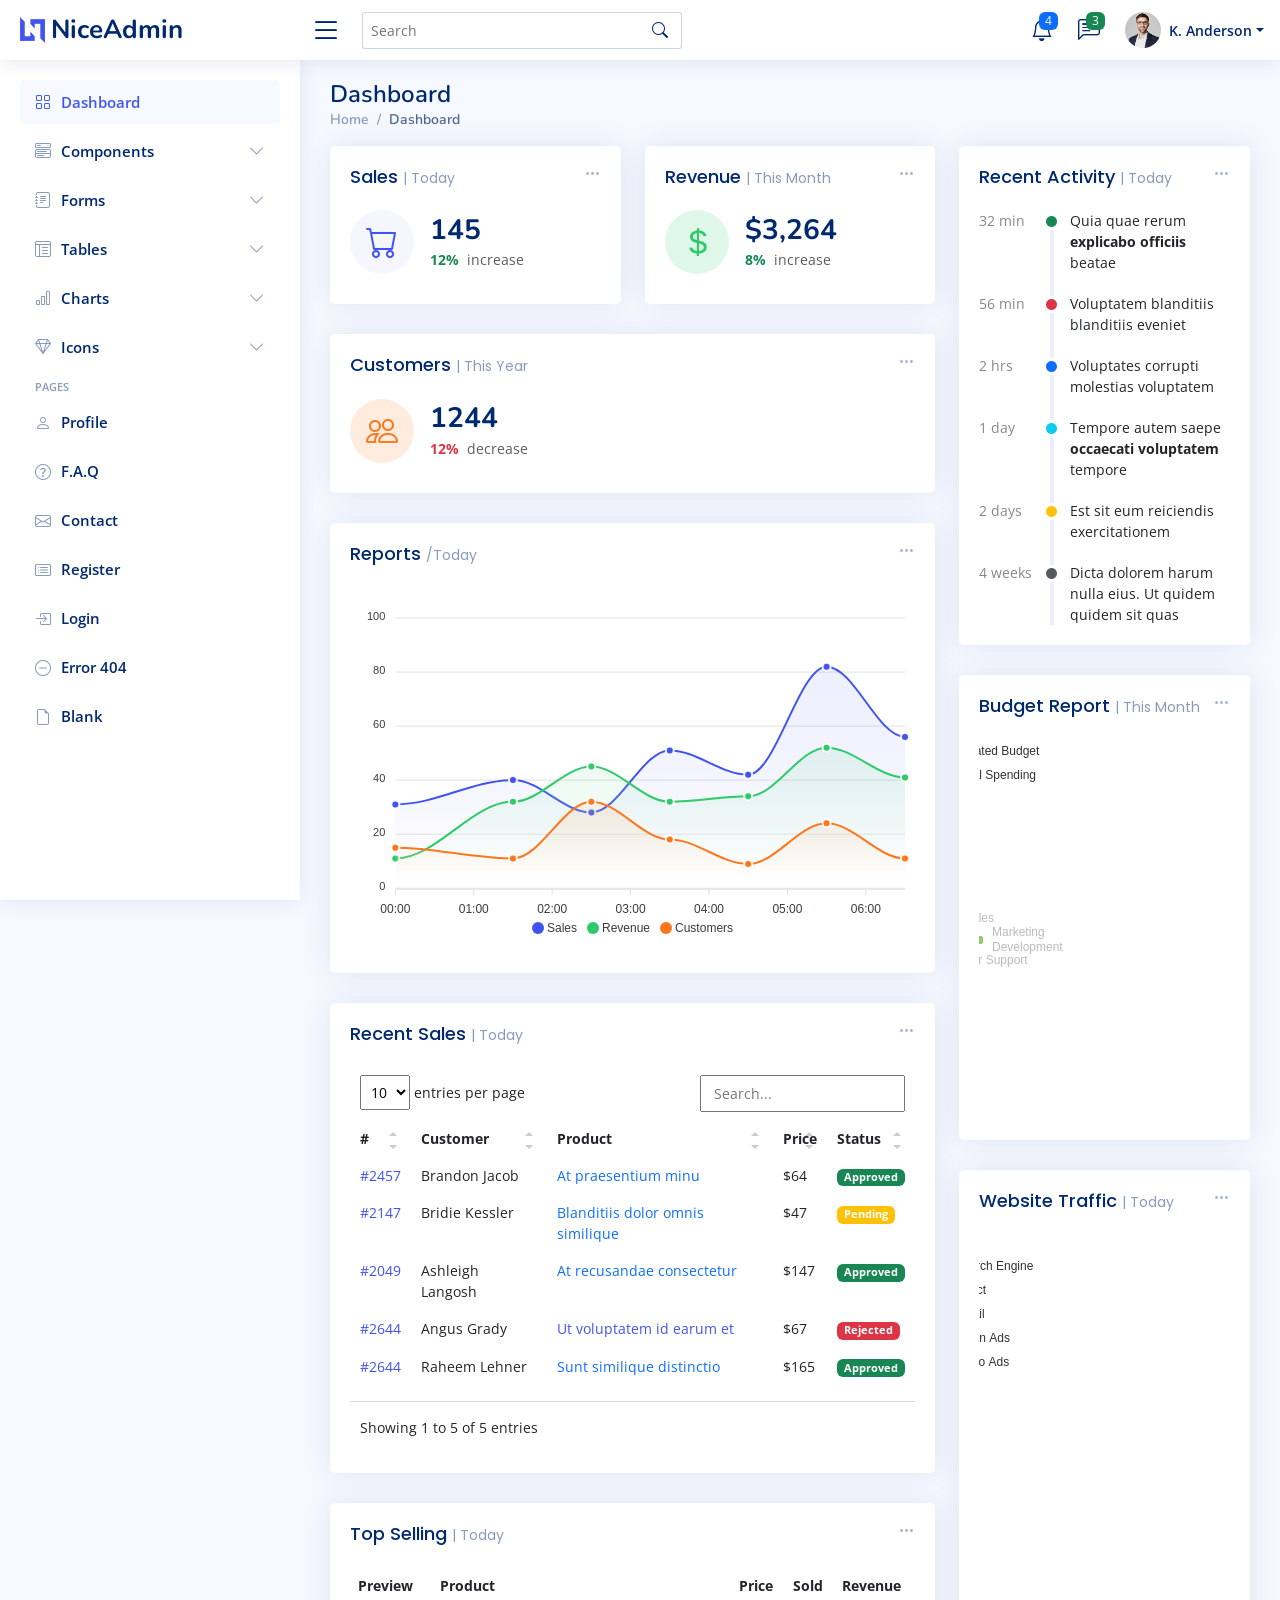
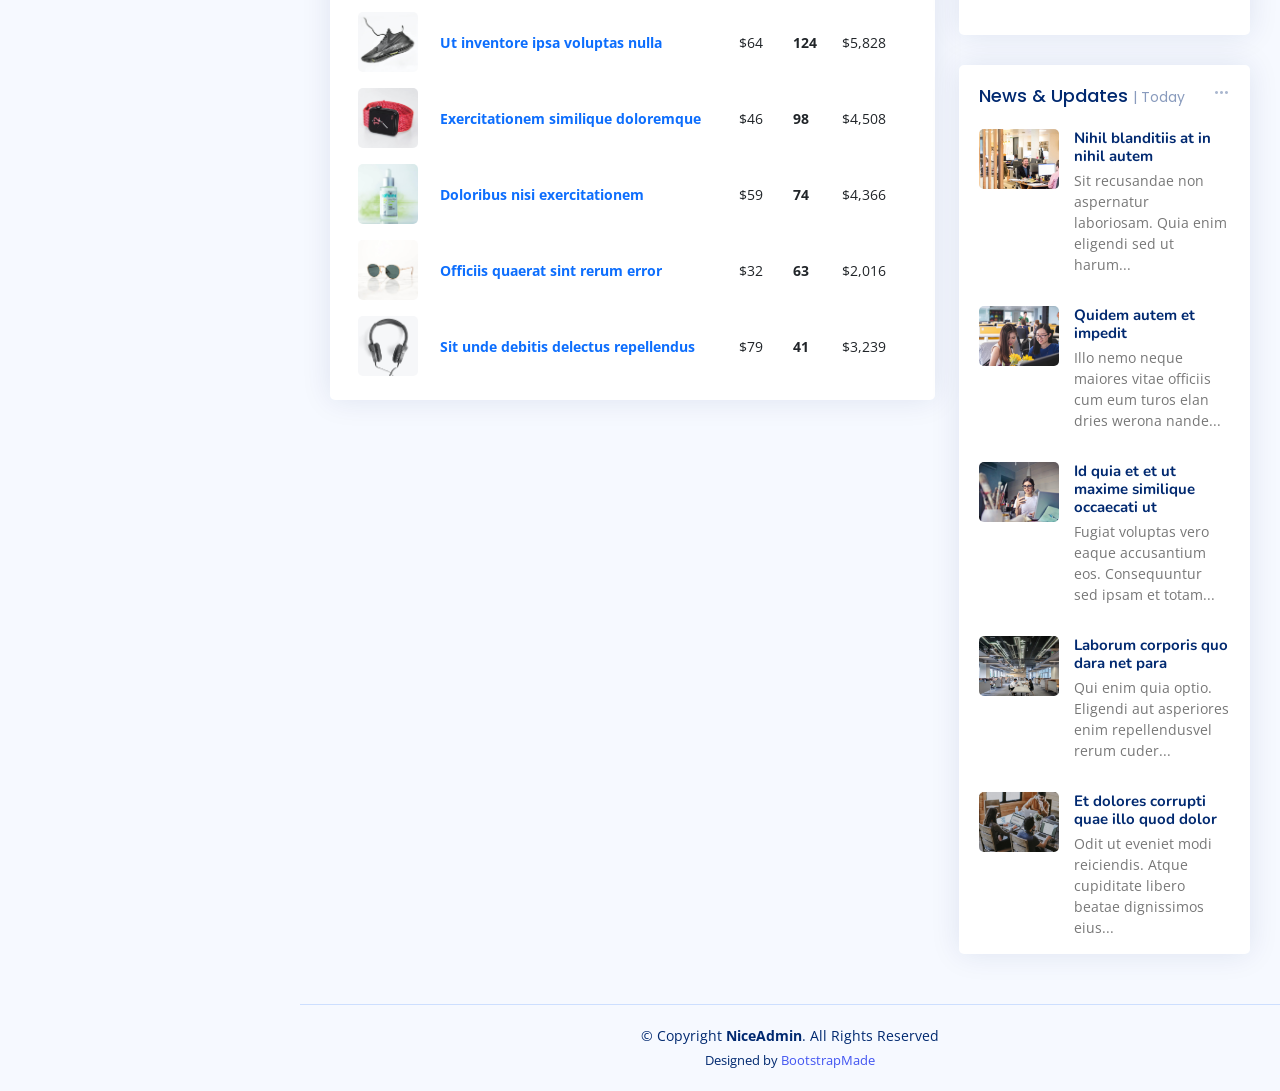
<file: NiceAdmin/index.html>
<!DOCTYPE html>
<html lang="en">

<head>
  <meta charset="utf-8">
  <meta content="width=device-width, initial-scale=1.0" name="viewport">

  <title>Dashboard - NiceAdmin Bootstrap Template</title>
  <meta content="" name="description">
  <meta content="" name="keywords">

  <!-- Favicons -->
  <link href="assets/img/favicon.png" rel="icon">
  <link href="assets/img/apple-touch-icon.png" rel="apple-touch-icon">

  <!-- Google Fonts -->
  <link href="https://fonts.gstatic.com" rel="preconnect">
  <link href="https://fonts.googleapis.com/css?family=Open+Sans:300,300i,400,400i,600,600i,700,700i|Nunito:300,300i,400,400i,600,600i,700,700i|Poppins:300,300i,400,400i,500,500i,600,600i,700,700i" rel="stylesheet">

  <!-- Vendor CSS Files -->
  <link href="assets/vendor/bootstrap/css/bootstrap.min.css" rel="stylesheet">
  <link href="assets/vendor/bootstrap-icons/bootstrap-icons.css" rel="stylesheet">
  <link href="assets/vendor/boxicons/css/boxicons.min.css" rel="stylesheet">
  <link href="assets/vendor/quill/quill.snow.css" rel="stylesheet">
  <link href="assets/vendor/quill/quill.bubble.css" rel="stylesheet">
  <link href="assets/vendor/remixicon/remixicon.css" rel="stylesheet">
  <link href="assets/vendor/simple-datatables/style.css" rel="stylesheet">

  <!-- Template Main CSS File -->
  <link href="assets/css/style.css" rel="stylesheet">

  <!-- =======================================================
  * Template Name: NiceAdmin
  * Updated: Jul 27 2023 with Bootstrap v5.3.1
  * Template URL: https://bootstrapmade.com/nice-admin-bootstrap-admin-html-template/
  * Author: BootstrapMade.com
  * License: https://bootstrapmade.com/license/
  ======================================================== -->
</head>

<body>

  <!-- ======= Header ======= -->
  <header id="header" class="header fixed-top d-flex align-items-center">

    <div class="d-flex align-items-center justify-content-between">
      <a href="index.html" class="logo d-flex align-items-center">
        <img src="assets/img/logo.png" alt="">
        <span class="d-none d-lg-block">NiceAdmin</span>
      </a>
      <i class="bi bi-list toggle-sidebar-btn"></i>
    </div><!-- End Logo -->

    <div class="search-bar">
      <form class="search-form d-flex align-items-center" method="POST" action="#">
        <input type="text" name="query" placeholder="Search" title="Enter search keyword">
        <button type="submit" title="Search"><i class="bi bi-search"></i></button>
      </form>
    </div><!-- End Search Bar -->

    <nav class="header-nav ms-auto">
      <ul class="d-flex align-items-center">

        <li class="nav-item d-block d-lg-none">
          <a class="nav-link nav-icon search-bar-toggle " href="#">
            <i class="bi bi-search"></i>
          </a>
        </li><!-- End Search Icon-->

        <li class="nav-item dropdown">

          <a class="nav-link nav-icon" href="#" data-bs-toggle="dropdown">
            <i class="bi bi-bell"></i>
            <span class="badge bg-primary badge-number">4</span>
          </a><!-- End Notification Icon -->

          <ul class="dropdown-menu dropdown-menu-end dropdown-menu-arrow notifications">
            <li class="dropdown-header">
              You have 4 new notifications
              <a href="#"><span class="badge rounded-pill bg-primary p-2 ms-2">View all</span></a>
            </li>
            <li>
              <hr class="dropdown-divider">
            </li>

            <li class="notification-item">
              <i class="bi bi-exclamation-circle text-warning"></i>
              <div>
                <h4>Lorem Ipsum</h4>
                <p>Quae dolorem earum veritatis oditseno</p>
                <p>30 min. ago</p>
              </div>
            </li>

            <li>
              <hr class="dropdown-divider">
            </li>

            <li class="notification-item">
              <i class="bi bi-x-circle text-danger"></i>
              <div>
                <h4>Atque rerum nesciunt</h4>
                <p>Quae dolorem earum veritatis oditseno</p>
                <p>1 hr. ago</p>
              </div>
            </li>

            <li>
              <hr class="dropdown-divider">
            </li>

            <li class="notification-item">
              <i class="bi bi-check-circle text-success"></i>
              <div>
                <h4>Sit rerum fuga</h4>
                <p>Quae dolorem earum veritatis oditseno</p>
                <p>2 hrs. ago</p>
              </div>
            </li>

            <li>
              <hr class="dropdown-divider">
            </li>

            <li class="notification-item">
              <i class="bi bi-info-circle text-primary"></i>
              <div>
                <h4>Dicta reprehenderit</h4>
                <p>Quae dolorem earum veritatis oditseno</p>
                <p>4 hrs. ago</p>
              </div>
            </li>

            <li>
              <hr class="dropdown-divider">
            </li>
            <li class="dropdown-footer">
              <a href="#">Show all notifications</a>
            </li>

          </ul><!-- End Notification Dropdown Items -->

        </li><!-- End Notification Nav -->

        <li class="nav-item dropdown">

          <a class="nav-link nav-icon" href="#" data-bs-toggle="dropdown">
            <i class="bi bi-chat-left-text"></i>
            <span class="badge bg-success badge-number">3</span>
          </a><!-- End Messages Icon -->

          <ul class="dropdown-menu dropdown-menu-end dropdown-menu-arrow messages">
            <li class="dropdown-header">
              You have 3 new messages
              <a href="#"><span class="badge rounded-pill bg-primary p-2 ms-2">View all</span></a>
            </li>
            <li>
              <hr class="dropdown-divider">
            </li>

            <li class="message-item">
              <a href="#">
                <img src="assets/img/messages-1.jpg" alt="" class="rounded-circle">
                <div>
                  <h4>Maria Hudson</h4>
                  <p>Velit asperiores et ducimus soluta repudiandae labore officia est ut...</p>
                  <p>4 hrs. ago</p>
                </div>
              </a>
            </li>
            <li>
              <hr class="dropdown-divider">
            </li>

            <li class="message-item">
              <a href="#">
                <img src="assets/img/messages-2.jpg" alt="" class="rounded-circle">
                <div>
                  <h4>Anna Nelson</h4>
                  <p>Velit asperiores et ducimus soluta repudiandae labore officia est ut...</p>
                  <p>6 hrs. ago</p>
                </div>
              </a>
            </li>
            <li>
              <hr class="dropdown-divider">
            </li>

            <li class="message-item">
              <a href="#">
                <img src="assets/img/messages-3.jpg" alt="" class="rounded-circle">
                <div>
                  <h4>David Muldon</h4>
                  <p>Velit asperiores et ducimus soluta repudiandae labore officia est ut...</p>
                  <p>8 hrs. ago</p>
                </div>
              </a>
            </li>
            <li>
              <hr class="dropdown-divider">
            </li>

            <li class="dropdown-footer">
              <a href="#">Show all messages</a>
            </li>

          </ul><!-- End Messages Dropdown Items -->

        </li><!-- End Messages Nav -->

        <li class="nav-item dropdown pe-3">

          <a class="nav-link nav-profile d-flex align-items-center pe-0" href="#" data-bs-toggle="dropdown">
            <img src="assets/img/profile-img.jpg" alt="Profile" class="rounded-circle">
            <span class="d-none d-md-block dropdown-toggle ps-2">K. Anderson</span>
          </a><!-- End Profile Iamge Icon -->

          <ul class="dropdown-menu dropdown-menu-end dropdown-menu-arrow profile">
            <li class="dropdown-header">
              <h6>Kevin Anderson</h6>
              <span>Web Designer</span>
            </li>
            <li>
              <hr class="dropdown-divider">
            </li>

            <li>
              <a class="dropdown-item d-flex align-items-center" href="users-profile.html">
                <i class="bi bi-person"></i>
                <span>My Profile</span>
              </a>
            </li>
            <li>
              <hr class="dropdown-divider">
            </li>

            <li>
              <a class="dropdown-item d-flex align-items-center" href="users-profile.html">
                <i class="bi bi-gear"></i>
                <span>Account Settings</span>
              </a>
            </li>
            <li>
              <hr class="dropdown-divider">
            </li>

            <li>
              <a class="dropdown-item d-flex align-items-center" href="pages-faq.html">
                <i class="bi bi-question-circle"></i>
                <span>Need Help?</span>
              </a>
            </li>
            <li>
              <hr class="dropdown-divider">
            </li>

            <li>
              <a class="dropdown-item d-flex align-items-center" href="#">
                <i class="bi bi-box-arrow-right"></i>
                <span>Sign Out</span>
              </a>
            </li>

          </ul><!-- End Profile Dropdown Items -->
        </li><!-- End Profile Nav -->

      </ul>
    </nav><!-- End Icons Navigation -->

  </header><!-- End Header -->

  <!-- ======= Sidebar ======= -->
  <aside id="sidebar" class="sidebar">

    <ul class="sidebar-nav" id="sidebar-nav">

      <li class="nav-item">
        <a class="nav-link " href="index.html">
          <i class="bi bi-grid"></i>
          <span>Dashboard</span>
        </a>
      </li><!-- End Dashboard Nav -->

      <li class="nav-item">
        <a class="nav-link collapsed" data-bs-target="#components-nav" data-bs-toggle="collapse" href="#">
          <i class="bi bi-menu-button-wide"></i><span>Components</span><i class="bi bi-chevron-down ms-auto"></i>
        </a>
        <ul id="components-nav" class="nav-content collapse " data-bs-parent="#sidebar-nav">
          <li>
            <a href="components-alerts.html">
              <i class="bi bi-circle"></i><span>Alerts</span>
            </a>
          </li>
          <li>
            <a href="components-accordion.html">
              <i class="bi bi-circle"></i><span>Accordion</span>
            </a>
          </li>
          <li>
            <a href="components-badges.html">
              <i class="bi bi-circle"></i><span>Badges</span>
            </a>
          </li>
          <li>
            <a href="components-breadcrumbs.html">
              <i class="bi bi-circle"></i><span>Breadcrumbs</span>
            </a>
          </li>
          <li>
            <a href="components-buttons.html">
              <i class="bi bi-circle"></i><span>Buttons</span>
            </a>
          </li>
          <li>
            <a href="components-cards.html">
              <i class="bi bi-circle"></i><span>Cards</span>
            </a>
          </li>
          <li>
            <a href="components-carousel.html">
              <i class="bi bi-circle"></i><span>Carousel</span>
            </a>
          </li>
          <li>
            <a href="components-list-group.html">
              <i class="bi bi-circle"></i><span>List group</span>
            </a>
          </li>
          <li>
            <a href="components-modal.html">
              <i class="bi bi-circle"></i><span>Modal</span>
            </a>
          </li>
          <li>
            <a href="components-tabs.html">
              <i class="bi bi-circle"></i><span>Tabs</span>
            </a>
          </li>
          <li>
            <a href="components-pagination.html">
              <i class="bi bi-circle"></i><span>Pagination</span>
            </a>
          </li>
          <li>
            <a href="components-progress.html">
              <i class="bi bi-circle"></i><span>Progress</span>
            </a>
          </li>
          <li>
            <a href="components-spinners.html">
              <i class="bi bi-circle"></i><span>Spinners</span>
            </a>
          </li>
          <li>
            <a href="components-tooltips.html">
              <i class="bi bi-circle"></i><span>Tooltips</span>
            </a>
          </li>
        </ul>
      </li><!-- End Components Nav -->

      <li class="nav-item">
        <a class="nav-link collapsed" data-bs-target="#forms-nav" data-bs-toggle="collapse" href="#">
          <i class="bi bi-journal-text"></i><span>Forms</span><i class="bi bi-chevron-down ms-auto"></i>
        </a>
        <ul id="forms-nav" class="nav-content collapse " data-bs-parent="#sidebar-nav">
          <li>
            <a href="forms-elements.html">
              <i class="bi bi-circle"></i><span>Form Elements</span>
            </a>
          </li>
          <li>
            <a href="forms-layouts.html">
              <i class="bi bi-circle"></i><span>Form Layouts</span>
            </a>
          </li>
          <li>
            <a href="forms-editors.html">
              <i class="bi bi-circle"></i><span>Form Editors</span>
            </a>
          </li>
          <li>
            <a href="forms-validation.html">
              <i class="bi bi-circle"></i><span>Form Validation</span>
            </a>
          </li>
        </ul>
      </li><!-- End Forms Nav -->

      <li class="nav-item">
        <a class="nav-link collapsed" data-bs-target="#tables-nav" data-bs-toggle="collapse" href="#">
          <i class="bi bi-layout-text-window-reverse"></i><span>Tables</span><i class="bi bi-chevron-down ms-auto"></i>
        </a>
        <ul id="tables-nav" class="nav-content collapse " data-bs-parent="#sidebar-nav">
          <li>
            <a href="tables-general.html">
              <i class="bi bi-circle"></i><span>General Tables</span>
            </a>
          </li>
          <li>
            <a href="tables-data.html">
              <i class="bi bi-circle"></i><span>Data Tables</span>
            </a>
          </li>
        </ul>
      </li><!-- End Tables Nav -->

      <li class="nav-item">
        <a class="nav-link collapsed" data-bs-target="#charts-nav" data-bs-toggle="collapse" href="#">
          <i class="bi bi-bar-chart"></i><span>Charts</span><i class="bi bi-chevron-down ms-auto"></i>
        </a>
        <ul id="charts-nav" class="nav-content collapse " data-bs-parent="#sidebar-nav">
          <li>
            <a href="charts-chartjs.html">
              <i class="bi bi-circle"></i><span>Chart.js</span>
            </a>
          </li>
          <li>
            <a href="charts-apexcharts.html">
              <i class="bi bi-circle"></i><span>ApexCharts</span>
            </a>
          </li>
          <li>
            <a href="charts-echarts.html">
              <i class="bi bi-circle"></i><span>ECharts</span>
            </a>
          </li>
        </ul>
      </li><!-- End Charts Nav -->

      <li class="nav-item">
        <a class="nav-link collapsed" data-bs-target="#icons-nav" data-bs-toggle="collapse" href="#">
          <i class="bi bi-gem"></i><span>Icons</span><i class="bi bi-chevron-down ms-auto"></i>
        </a>
        <ul id="icons-nav" class="nav-content collapse " data-bs-parent="#sidebar-nav">
          <li>
            <a href="icons-bootstrap.html">
              <i class="bi bi-circle"></i><span>Bootstrap Icons</span>
            </a>
          </li>
          <li>
            <a href="icons-remix.html">
              <i class="bi bi-circle"></i><span>Remix Icons</span>
            </a>
          </li>
          <li>
            <a href="icons-boxicons.html">
              <i class="bi bi-circle"></i><span>Boxicons</span>
            </a>
          </li>
        </ul>
      </li><!-- End Icons Nav -->

      <li class="nav-heading">Pages</li>

      <li class="nav-item">
        <a class="nav-link collapsed" href="users-profile.html">
          <i class="bi bi-person"></i>
          <span>Profile</span>
        </a>
      </li><!-- End Profile Page Nav -->

      <li class="nav-item">
        <a class="nav-link collapsed" href="pages-faq.html">
          <i class="bi bi-question-circle"></i>
          <span>F.A.Q</span>
        </a>
      </li><!-- End F.A.Q Page Nav -->

      <li class="nav-item">
        <a class="nav-link collapsed" href="pages-contact.html">
          <i class="bi bi-envelope"></i>
          <span>Contact</span>
        </a>
      </li><!-- End Contact Page Nav -->

      <li class="nav-item">
        <a class="nav-link collapsed" href="pages-register.html">
          <i class="bi bi-card-list"></i>
          <span>Register</span>
        </a>
      </li><!-- End Register Page Nav -->

      <li class="nav-item">
        <a class="nav-link collapsed" href="pages-login.html">
          <i class="bi bi-box-arrow-in-right"></i>
          <span>Login</span>
        </a>
      </li><!-- End Login Page Nav -->

      <li class="nav-item">
        <a class="nav-link collapsed" href="pages-error-404.html">
          <i class="bi bi-dash-circle"></i>
          <span>Error 404</span>
        </a>
      </li><!-- End Error 404 Page Nav -->

      <li class="nav-item">
        <a class="nav-link collapsed" href="pages-blank.html">
          <i class="bi bi-file-earmark"></i>
          <span>Blank</span>
        </a>
      </li><!-- End Blank Page Nav -->

    </ul>

  </aside><!-- End Sidebar-->

  <main id="main" class="main">

    <div class="pagetitle">
      <h1>Dashboard</h1>
      <nav>
        <ol class="breadcrumb">
          <li class="breadcrumb-item"><a href="index.html">Home</a></li>
          <li class="breadcrumb-item active">Dashboard</li>
        </ol>
      </nav>
    </div><!-- End Page Title -->

    <section class="section dashboard">
      <div class="row">

        <!-- Left side columns -->
        <div class="col-lg-8">
          <div class="row">

            <!-- Sales Card -->
            <div class="col-xxl-4 col-md-6">
              <div class="card info-card sales-card">

                <div class="filter">
                  <a class="icon" href="#" data-bs-toggle="dropdown"><i class="bi bi-three-dots"></i></a>
                  <ul class="dropdown-menu dropdown-menu-end dropdown-menu-arrow">
                    <li class="dropdown-header text-start">
                      <h6>Filter</h6>
                    </li>

                    <li><a class="dropdown-item" href="#">Today</a></li>
                    <li><a class="dropdown-item" href="#">This Month</a></li>
                    <li><a class="dropdown-item" href="#">This Year</a></li>
                  </ul>
                </div>

                <div class="card-body">
                  <h5 class="card-title">Sales <span>| Today</span></h5>

                  <div class="d-flex align-items-center">
                    <div class="card-icon rounded-circle d-flex align-items-center justify-content-center">
                      <i class="bi bi-cart"></i>
                    </div>
                    <div class="ps-3">
                      <h6>145</h6>
                      <span class="text-success small pt-1 fw-bold">12%</span> <span class="text-muted small pt-2 ps-1">increase</span>

                    </div>
                  </div>
                </div>

              </div>
            </div><!-- End Sales Card -->

            <!-- Revenue Card -->
            <div class="col-xxl-4 col-md-6">
              <div class="card info-card revenue-card">

                <div class="filter">
                  <a class="icon" href="#" data-bs-toggle="dropdown"><i class="bi bi-three-dots"></i></a>
                  <ul class="dropdown-menu dropdown-menu-end dropdown-menu-arrow">
                    <li class="dropdown-header text-start">
                      <h6>Filter</h6>
                    </li>

                    <li><a class="dropdown-item" href="#">Today</a></li>
                    <li><a class="dropdown-item" href="#">This Month</a></li>
                    <li><a class="dropdown-item" href="#">This Year</a></li>
                  </ul>
                </div>

                <div class="card-body">
                  <h5 class="card-title">Revenue <span>| This Month</span></h5>

                  <div class="d-flex align-items-center">
                    <div class="card-icon rounded-circle d-flex align-items-center justify-content-center">
                      <i class="bi bi-currency-dollar"></i>
                    </div>
                    <div class="ps-3">
                      <h6>$3,264</h6>
                      <span class="text-success small pt-1 fw-bold">8%</span> <span class="text-muted small pt-2 ps-1">increase</span>

                    </div>
                  </div>
                </div>

              </div>
            </div><!-- End Revenue Card -->

            <!-- Customers Card -->
            <div class="col-xxl-4 col-xl-12">

              <div class="card info-card customers-card">

                <div class="filter">
                  <a class="icon" href="#" data-bs-toggle="dropdown"><i class="bi bi-three-dots"></i></a>
                  <ul class="dropdown-menu dropdown-menu-end dropdown-menu-arrow">
                    <li class="dropdown-header text-start">
                      <h6>Filter</h6>
                    </li>

                    <li><a class="dropdown-item" href="#">Today</a></li>
                    <li><a class="dropdown-item" href="#">This Month</a></li>
                    <li><a class="dropdown-item" href="#">This Year</a></li>
                  </ul>
                </div>

                <div class="card-body">
                  <h5 class="card-title">Customers <span>| This Year</span></h5>

                  <div class="d-flex align-items-center">
                    <div class="card-icon rounded-circle d-flex align-items-center justify-content-center">
                      <i class="bi bi-people"></i>
                    </div>
                    <div class="ps-3">
                      <h6>1244</h6>
                      <span class="text-danger small pt-1 fw-bold">12%</span> <span class="text-muted small pt-2 ps-1">decrease</span>

                    </div>
                  </div>

                </div>
              </div>

            </div><!-- End Customers Card -->

            <!-- Reports -->
            <div class="col-12">
              <div class="card">

                <div class="filter">
                  <a class="icon" href="#" data-bs-toggle="dropdown"><i class="bi bi-three-dots"></i></a>
                  <ul class="dropdown-menu dropdown-menu-end dropdown-menu-arrow">
                    <li class="dropdown-header text-start">
                      <h6>Filter</h6>
                    </li>

                    <li><a class="dropdown-item" href="#">Today</a></li>
                    <li><a class="dropdown-item" href="#">This Month</a></li>
                    <li><a class="dropdown-item" href="#">This Year</a></li>
                  </ul>
                </div>

                <div class="card-body">
                  <h5 class="card-title">Reports <span>/Today</span></h5>

                  <!-- Line Chart -->
                  <div id="reportsChart"></div>

                  <script>
                    document.addEventListener("DOMContentLoaded", () => {
                      new ApexCharts(document.querySelector("#reportsChart"), {
                        series: [{
                          name: 'Sales',
                          data: [31, 40, 28, 51, 42, 82, 56],
                        }, {
                          name: 'Revenue',
                          data: [11, 32, 45, 32, 34, 52, 41]
                        }, {
                          name: 'Customers',
                          data: [15, 11, 32, 18, 9, 24, 11]
                        }],
                        chart: {
                          height: 350,
                          type: 'area',
                          toolbar: {
                            show: false
                          },
                        },
                        markers: {
                          size: 4
                        },
                        colors: ['#4154f1', '#2eca6a', '#ff771d'],
                        fill: {
                          type: "gradient",
                          gradient: {
                            shadeIntensity: 1,
                            opacityFrom: 0.3,
                            opacityTo: 0.4,
                            stops: [0, 90, 100]
                          }
                        },
                        dataLabels: {
                          enabled: false
                        },
                        stroke: {
                          curve: 'smooth',
                          width: 2
                        },
                        xaxis: {
                          type: 'datetime',
                          categories: ["2018-09-19T00:00:00.000Z", "2018-09-19T01:30:00.000Z", "2018-09-19T02:30:00.000Z", "2018-09-19T03:30:00.000Z", "2018-09-19T04:30:00.000Z", "2018-09-19T05:30:00.000Z", "2018-09-19T06:30:00.000Z"]
                        },
                        tooltip: {
                          x: {
                            format: 'dd/MM/yy HH:mm'
                          },
                        }
                      }).render();
                    });
                  </script>
                  <!-- End Line Chart -->

                </div>

              </div>
            </div><!-- End Reports -->

            <!-- Recent Sales -->
            <div class="col-12">
              <div class="card recent-sales overflow-auto">

                <div class="filter">
                  <a class="icon" href="#" data-bs-toggle="dropdown"><i class="bi bi-three-dots"></i></a>
                  <ul class="dropdown-menu dropdown-menu-end dropdown-menu-arrow">
                    <li class="dropdown-header text-start">
                      <h6>Filter</h6>
                    </li>

                    <li><a class="dropdown-item" href="#">Today</a></li>
                    <li><a class="dropdown-item" href="#">This Month</a></li>
                    <li><a class="dropdown-item" href="#">This Year</a></li>
                  </ul>
                </div>

                <div class="card-body">
                  <h5 class="card-title">Recent Sales <span>| Today</span></h5>

                  <table class="table table-borderless datatable">
                    <thead>
                      <tr>
                        <th scope="col">#</th>
                        <th scope="col">Customer</th>
                        <th scope="col">Product</th>
                        <th scope="col">Price</th>
                        <th scope="col">Status</th>
                      </tr>
                    </thead>
                    <tbody>
                      <tr>
                        <th scope="row"><a href="#">#2457</a></th>
                        <td>Brandon Jacob</td>
                        <td><a href="#" class="text-primary">At praesentium minu</a></td>
                        <td>$64</td>
                        <td><span class="badge bg-success">Approved</span></td>
                      </tr>
                      <tr>
                        <th scope="row"><a href="#">#2147</a></th>
                        <td>Bridie Kessler</td>
                        <td><a href="#" class="text-primary">Blanditiis dolor omnis similique</a></td>
                        <td>$47</td>
                        <td><span class="badge bg-warning">Pending</span></td>
                      </tr>
                      <tr>
                        <th scope="row"><a href="#">#2049</a></th>
                        <td>Ashleigh Langosh</td>
                        <td><a href="#" class="text-primary">At recusandae consectetur</a></td>
                        <td>$147</td>
                        <td><span class="badge bg-success">Approved</span></td>
                      </tr>
                      <tr>
                        <th scope="row"><a href="#">#2644</a></th>
                        <td>Angus Grady</td>
                        <td><a href="#" class="text-primar">Ut voluptatem id earum et</a></td>
                        <td>$67</td>
                        <td><span class="badge bg-danger">Rejected</span></td>
                      </tr>
                      <tr>
                        <th scope="row"><a href="#">#2644</a></th>
                        <td>Raheem Lehner</td>
                        <td><a href="#" class="text-primary">Sunt similique distinctio</a></td>
                        <td>$165</td>
                        <td><span class="badge bg-success">Approved</span></td>
                      </tr>
                    </tbody>
                  </table>

                </div>

              </div>
            </div><!-- End Recent Sales -->

            <!-- Top Selling -->
            <div class="col-12">
              <div class="card top-selling overflow-auto">

                <div class="filter">
                  <a class="icon" href="#" data-bs-toggle="dropdown"><i class="bi bi-three-dots"></i></a>
                  <ul class="dropdown-menu dropdown-menu-end dropdown-menu-arrow">
                    <li class="dropdown-header text-start">
                      <h6>Filter</h6>
                    </li>

                    <li><a class="dropdown-item" href="#">Today</a></li>
                    <li><a class="dropdown-item" href="#">This Month</a></li>
                    <li><a class="dropdown-item" href="#">This Year</a></li>
                  </ul>
                </div>

                <div class="card-body pb-0">
                  <h5 class="card-title">Top Selling <span>| Today</span></h5>

                  <table class="table table-borderless">
                    <thead>
                      <tr>
                        <th scope="col">Preview</th>
                        <th scope="col">Product</th>
                        <th scope="col">Price</th>
                        <th scope="col">Sold</th>
                        <th scope="col">Revenue</th>
                      </tr>
                    </thead>
                    <tbody>
                      <tr>
                        <th scope="row"><a href="#"><img src="assets/img/product-1.jpg" alt=""></a></th>
                        <td><a href="#" class="text-primary fw-bold">Ut inventore ipsa voluptas nulla</a></td>
                        <td>$64</td>
                        <td class="fw-bold">124</td>
                        <td>$5,828</td>
                      </tr>
                      <tr>
                        <th scope="row"><a href="#"><img src="assets/img/product-2.jpg" alt=""></a></th>
                        <td><a href="#" class="text-primary fw-bold">Exercitationem similique doloremque</a></td>
                        <td>$46</td>
                        <td class="fw-bold">98</td>
                        <td>$4,508</td>
                      </tr>
                      <tr>
                        <th scope="row"><a href="#"><img src="assets/img/product-3.jpg" alt=""></a></th>
                        <td><a href="#" class="text-primary fw-bold">Doloribus nisi exercitationem</a></td>
                        <td>$59</td>
                        <td class="fw-bold">74</td>
                        <td>$4,366</td>
                      </tr>
                      <tr>
                        <th scope="row"><a href="#"><img src="assets/img/product-4.jpg" alt=""></a></th>
                        <td><a href="#" class="text-primary fw-bold">Officiis quaerat sint rerum error</a></td>
                        <td>$32</td>
                        <td class="fw-bold">63</td>
                        <td>$2,016</td>
                      </tr>
                      <tr>
                        <th scope="row"><a href="#"><img src="assets/img/product-5.jpg" alt=""></a></th>
                        <td><a href="#" class="text-primary fw-bold">Sit unde debitis delectus repellendus</a></td>
                        <td>$79</td>
                        <td class="fw-bold">41</td>
                        <td>$3,239</td>
                      </tr>
                    </tbody>
                  </table>

                </div>

              </div>
            </div><!-- End Top Selling -->

          </div>
        </div><!-- End Left side columns -->

        <!-- Right side columns -->
        <div class="col-lg-4">

          <!-- Recent Activity -->
          <div class="card">
            <div class="filter">
              <a class="icon" href="#" data-bs-toggle="dropdown"><i class="bi bi-three-dots"></i></a>
              <ul class="dropdown-menu dropdown-menu-end dropdown-menu-arrow">
                <li class="dropdown-header text-start">
                  <h6>Filter</h6>
                </li>

                <li><a class="dropdown-item" href="#">Today</a></li>
                <li><a class="dropdown-item" href="#">This Month</a></li>
                <li><a class="dropdown-item" href="#">This Year</a></li>
              </ul>
            </div>

            <div class="card-body">
              <h5 class="card-title">Recent Activity <span>| Today</span></h5>

              <div class="activity">

                <div class="activity-item d-flex">
                  <div class="activite-label">32 min</div>
                  <i class='bi bi-circle-fill activity-badge text-success align-self-start'></i>
                  <div class="activity-content">
                    Quia quae rerum <a href="#" class="fw-bold text-dark">explicabo officiis</a> beatae
                  </div>
                </div><!-- End activity item-->

                <div class="activity-item d-flex">
                  <div class="activite-label">56 min</div>
                  <i class='bi bi-circle-fill activity-badge text-danger align-self-start'></i>
                  <div class="activity-content">
                    Voluptatem blanditiis blanditiis eveniet
                  </div>
                </div><!-- End activity item-->

                <div class="activity-item d-flex">
                  <div class="activite-label">2 hrs</div>
                  <i class='bi bi-circle-fill activity-badge text-primary align-self-start'></i>
                  <div class="activity-content">
                    Voluptates corrupti molestias voluptatem
                  </div>
                </div><!-- End activity item-->

                <div class="activity-item d-flex">
                  <div class="activite-label">1 day</div>
                  <i class='bi bi-circle-fill activity-badge text-info align-self-start'></i>
                  <div class="activity-content">
                    Tempore autem saepe <a href="#" class="fw-bold text-dark">occaecati voluptatem</a> tempore
                  </div>
                </div><!-- End activity item-->

                <div class="activity-item d-flex">
                  <div class="activite-label">2 days</div>
                  <i class='bi bi-circle-fill activity-badge text-warning align-self-start'></i>
                  <div class="activity-content">
                    Est sit eum reiciendis exercitationem
                  </div>
                </div><!-- End activity item-->

                <div class="activity-item d-flex">
                  <div class="activite-label">4 weeks</div>
                  <i class='bi bi-circle-fill activity-badge text-muted align-self-start'></i>
                  <div class="activity-content">
                    Dicta dolorem harum nulla eius. Ut quidem quidem sit quas
                  </div>
                </div><!-- End activity item-->

              </div>

            </div>
          </div><!-- End Recent Activity -->

          <!-- Budget Report -->
          <div class="card">
            <div class="filter">
              <a class="icon" href="#" data-bs-toggle="dropdown"><i class="bi bi-three-dots"></i></a>
              <ul class="dropdown-menu dropdown-menu-end dropdown-menu-arrow">
                <li class="dropdown-header text-start">
                  <h6>Filter</h6>
                </li>

                <li><a class="dropdown-item" href="#">Today</a></li>
                <li><a class="dropdown-item" href="#">This Month</a></li>
                <li><a class="dropdown-item" href="#">This Year</a></li>
              </ul>
            </div>

            <div class="card-body pb-0">
              <h5 class="card-title">Budget Report <span>| This Month</span></h5>

              <div id="budgetChart" style="min-height: 400px;" class="echart"></div>

              <script>
                document.addEventListener("DOMContentLoaded", () => {
                  var budgetChart = echarts.init(document.querySelector("#budgetChart")).setOption({
                    legend: {
                      data: ['Allocated Budget', 'Actual Spending']
                    },
                    radar: {
                      // shape: 'circle',
                      indicator: [{
                          name: 'Sales',
                          max: 6500
                        },
                        {
                          name: 'Administration',
                          max: 16000
                        },
                        {
                          name: 'Information Technology',
                          max: 30000
                        },
                        {
                          name: 'Customer Support',
                          max: 38000
                        },
                        {
                          name: 'Development',
                          max: 52000
                        },
                        {
                          name: 'Marketing',
                          max: 25000
                        }
                      ]
                    },
                    series: [{
                      name: 'Budget vs spending',
                      type: 'radar',
                      data: [{
                          value: [4200, 3000, 20000, 35000, 50000, 18000],
                          name: 'Allocated Budget'
                        },
                        {
                          value: [5000, 14000, 28000, 26000, 42000, 21000],
                          name: 'Actual Spending'
                        }
                      ]
                    }]
                  });
                });
              </script>

            </div>
          </div><!-- End Budget Report -->

          <!-- Website Traffic -->
          <div class="card">
            <div class="filter">
              <a class="icon" href="#" data-bs-toggle="dropdown"><i class="bi bi-three-dots"></i></a>
              <ul class="dropdown-menu dropdown-menu-end dropdown-menu-arrow">
                <li class="dropdown-header text-start">
                  <h6>Filter</h6>
                </li>

                <li><a class="dropdown-item" href="#">Today</a></li>
                <li><a class="dropdown-item" href="#">This Month</a></li>
                <li><a class="dropdown-item" href="#">This Year</a></li>
              </ul>
            </div>

            <div class="card-body pb-0">
              <h5 class="card-title">Website Traffic <span>| Today</span></h5>

              <div id="trafficChart" style="min-height: 400px;" class="echart"></div>

              <script>
                document.addEventListener("DOMContentLoaded", () => {
                  echarts.init(document.querySelector("#trafficChart")).setOption({
                    tooltip: {
                      trigger: 'item'
                    },
                    legend: {
                      top: '5%',
                      left: 'center'
                    },
                    series: [{
                      name: 'Access From',
                      type: 'pie',
                      radius: ['40%', '70%'],
                      avoidLabelOverlap: false,
                      label: {
                        show: false,
                        position: 'center'
                      },
                      emphasis: {
                        label: {
                          show: true,
                          fontSize: '18',
                          fontWeight: 'bold'
                        }
                      },
                      labelLine: {
                        show: false
                      },
                      data: [{
                          value: 1048,
                          name: 'Search Engine'
                        },
                        {
                          value: 735,
                          name: 'Direct'
                        },
                        {
                          value: 580,
                          name: 'Email'
                        },
                        {
                          value: 484,
                          name: 'Union Ads'
                        },
                        {
                          value: 300,
                          name: 'Video Ads'
                        }
                      ]
                    }]
                  });
                });
              </script>

            </div>
          </div><!-- End Website Traffic -->

          <!-- News & Updates Traffic -->
          <div class="card">
            <div class="filter">
              <a class="icon" href="#" data-bs-toggle="dropdown"><i class="bi bi-three-dots"></i></a>
              <ul class="dropdown-menu dropdown-menu-end dropdown-menu-arrow">
                <li class="dropdown-header text-start">
                  <h6>Filter</h6>
                </li>

                <li><a class="dropdown-item" href="#">Today</a></li>
                <li><a class="dropdown-item" href="#">This Month</a></li>
                <li><a class="dropdown-item" href="#">This Year</a></li>
              </ul>
            </div>

            <div class="card-body pb-0">
              <h5 class="card-title">News &amp; Updates <span>| Today</span></h5>

              <div class="news">
                <div class="post-item clearfix">
                  <img src="assets/img/news-1.jpg" alt="">
                  <h4><a href="#">Nihil blanditiis at in nihil autem</a></h4>
                  <p>Sit recusandae non aspernatur laboriosam. Quia enim eligendi sed ut harum...</p>
                </div>

                <div class="post-item clearfix">
                  <img src="assets/img/news-2.jpg" alt="">
                  <h4><a href="#">Quidem autem et impedit</a></h4>
                  <p>Illo nemo neque maiores vitae officiis cum eum turos elan dries werona nande...</p>
                </div>

                <div class="post-item clearfix">
                  <img src="assets/img/news-3.jpg" alt="">
                  <h4><a href="#">Id quia et et ut maxime similique occaecati ut</a></h4>
                  <p>Fugiat voluptas vero eaque accusantium eos. Consequuntur sed ipsam et totam...</p>
                </div>

                <div class="post-item clearfix">
                  <img src="assets/img/news-4.jpg" alt="">
                  <h4><a href="#">Laborum corporis quo dara net para</a></h4>
                  <p>Qui enim quia optio. Eligendi aut asperiores enim repellendusvel rerum cuder...</p>
                </div>

                <div class="post-item clearfix">
                  <img src="assets/img/news-5.jpg" alt="">
                  <h4><a href="#">Et dolores corrupti quae illo quod dolor</a></h4>
                  <p>Odit ut eveniet modi reiciendis. Atque cupiditate libero beatae dignissimos eius...</p>
                </div>

              </div><!-- End sidebar recent posts-->

            </div>
          </div><!-- End News & Updates -->

        </div><!-- End Right side columns -->

      </div>
    </section>

  </main><!-- End #main -->

  <!-- ======= Footer ======= -->
  <footer id="footer" class="footer">
    <div class="copyright">
      &copy; Copyright <strong><span>NiceAdmin</span></strong>. All Rights Reserved
    </div>
    <div class="credits">
      <!-- All the links in the footer should remain intact. -->
      <!-- You can delete the links only if you purchased the pro version. -->
      <!-- Licensing information: https://bootstrapmade.com/license/ -->
      <!-- Purchase the pro version with working PHP/AJAX contact form: https://bootstrapmade.com/nice-admin-bootstrap-admin-html-template/ -->
      Designed by <a href="https://bootstrapmade.com/">BootstrapMade</a>
    </div>
  </footer><!-- End Footer -->

  <a href="#" class="back-to-top d-flex align-items-center justify-content-center"><i class="bi bi-arrow-up-short"></i></a>

  <!-- Vendor JS Files -->
  <script src="assets/vendor/apexcharts/apexcharts.min.js"></script>
  <script src="assets/vendor/bootstrap/js/bootstrap.bundle.min.js"></script>
  <script src="assets/vendor/chart.js/chart.umd.js"></script>
  <script src="assets/vendor/echarts/echarts.min.js"></script>
  <script src="assets/vendor/quill/quill.min.js"></script>
  <script src="assets/vendor/simple-datatables/simple-datatables.js"></script>
  <script src="assets/vendor/tinymce/tinymce.min.js"></script>
  <script src="assets/vendor/php-email-form/validate.js"></script>

  <!-- Template Main JS File -->
  <script src="assets/js/main.js"></script>

</body>

</html>
</file>
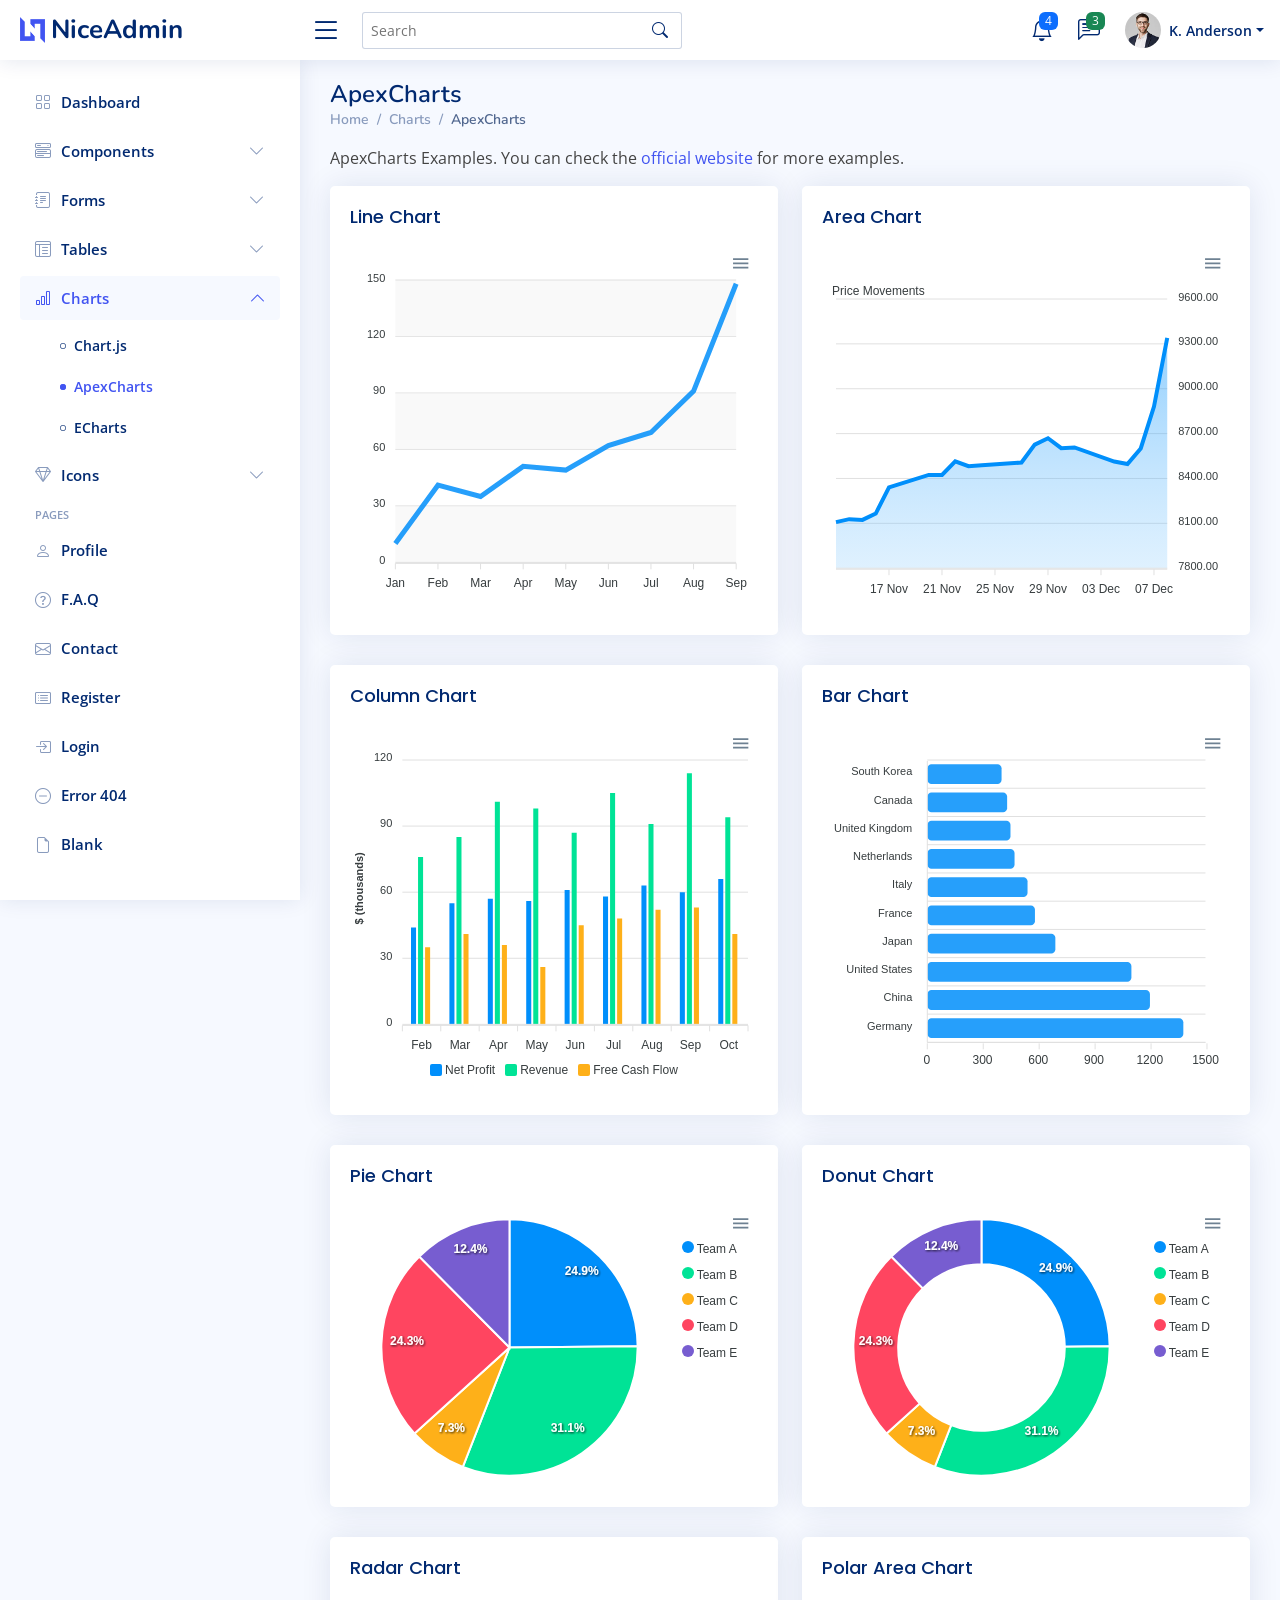
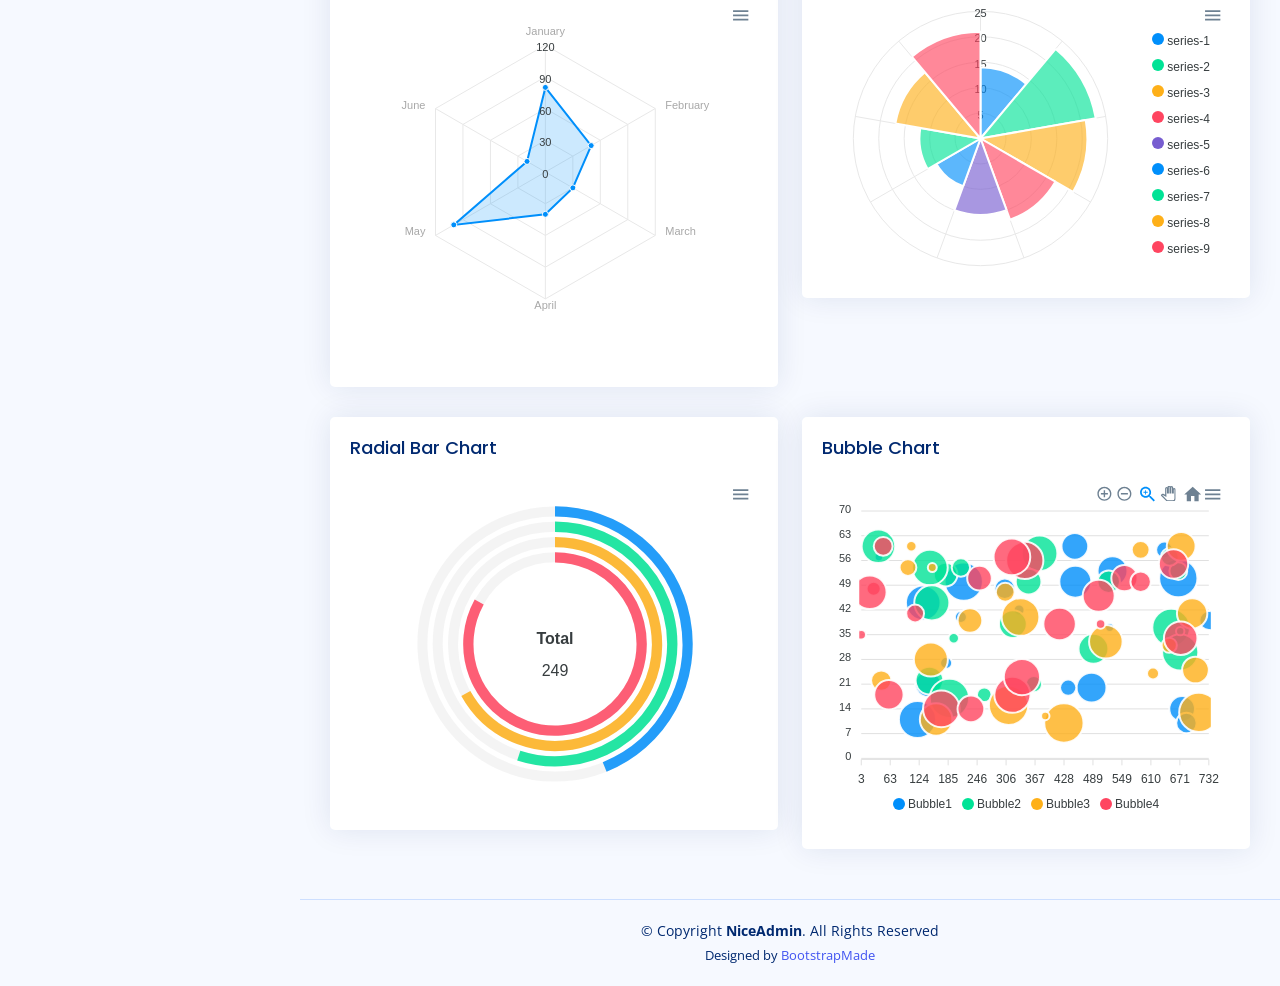
<file: NiceAdmin/charts-apexcharts.html>
<!DOCTYPE html>
<html lang="en">

<head>
  <meta charset="utf-8">
  <meta content="width=device-width, initial-scale=1.0" name="viewport">

  <title>Charts / ApexCharts - NiceAdmin Bootstrap Template</title>
  <meta content="" name="description">
  <meta content="" name="keywords">

  <!-- Favicons -->
  <link href="assets/img/favicon.png" rel="icon">
  <link href="assets/img/apple-touch-icon.png" rel="apple-touch-icon">

  <!-- Google Fonts -->
  <link href="https://fonts.gstatic.com" rel="preconnect">
  <link href="https://fonts.googleapis.com/css?family=Open+Sans:300,300i,400,400i,600,600i,700,700i|Nunito:300,300i,400,400i,600,600i,700,700i|Poppins:300,300i,400,400i,500,500i,600,600i,700,700i" rel="stylesheet">

  <!-- Vendor CSS Files -->
  <link href="assets/vendor/bootstrap/css/bootstrap.min.css" rel="stylesheet">
  <link href="assets/vendor/bootstrap-icons/bootstrap-icons.css" rel="stylesheet">
  <link href="assets/vendor/boxicons/css/boxicons.min.css" rel="stylesheet">
  <link href="assets/vendor/quill/quill.snow.css" rel="stylesheet">
  <link href="assets/vendor/quill/quill.bubble.css" rel="stylesheet">
  <link href="assets/vendor/remixicon/remixicon.css" rel="stylesheet">
  <link href="assets/vendor/simple-datatables/style.css" rel="stylesheet">

  <!-- Template Main CSS File -->
  <link href="assets/css/style.css" rel="stylesheet">

  <!-- =======================================================
  * Template Name: NiceAdmin
  * Updated: Jul 27 2023 with Bootstrap v5.3.1
  * Template URL: https://bootstrapmade.com/nice-admin-bootstrap-admin-html-template/
  * Author: BootstrapMade.com
  * License: https://bootstrapmade.com/license/
  ======================================================== -->
</head>

<body>

  <!-- ======= Header ======= -->
  <header id="header" class="header fixed-top d-flex align-items-center">

    <div class="d-flex align-items-center justify-content-between">
      <a href="index.html" class="logo d-flex align-items-center">
        <img src="assets/img/logo.png" alt="">
        <span class="d-none d-lg-block">NiceAdmin</span>
      </a>
      <i class="bi bi-list toggle-sidebar-btn"></i>
    </div><!-- End Logo -->

    <div class="search-bar">
      <form class="search-form d-flex align-items-center" method="POST" action="#">
        <input type="text" name="query" placeholder="Search" title="Enter search keyword">
        <button type="submit" title="Search"><i class="bi bi-search"></i></button>
      </form>
    </div><!-- End Search Bar -->

    <nav class="header-nav ms-auto">
      <ul class="d-flex align-items-center">

        <li class="nav-item d-block d-lg-none">
          <a class="nav-link nav-icon search-bar-toggle " href="#">
            <i class="bi bi-search"></i>
          </a>
        </li><!-- End Search Icon-->

        <li class="nav-item dropdown">

          <a class="nav-link nav-icon" href="#" data-bs-toggle="dropdown">
            <i class="bi bi-bell"></i>
            <span class="badge bg-primary badge-number">4</span>
          </a><!-- End Notification Icon -->

          <ul class="dropdown-menu dropdown-menu-end dropdown-menu-arrow notifications">
            <li class="dropdown-header">
              You have 4 new notifications
              <a href="#"><span class="badge rounded-pill bg-primary p-2 ms-2">View all</span></a>
            </li>
            <li>
              <hr class="dropdown-divider">
            </li>

            <li class="notification-item">
              <i class="bi bi-exclamation-circle text-warning"></i>
              <div>
                <h4>Lorem Ipsum</h4>
                <p>Quae dolorem earum veritatis oditseno</p>
                <p>30 min. ago</p>
              </div>
            </li>

            <li>
              <hr class="dropdown-divider">
            </li>

            <li class="notification-item">
              <i class="bi bi-x-circle text-danger"></i>
              <div>
                <h4>Atque rerum nesciunt</h4>
                <p>Quae dolorem earum veritatis oditseno</p>
                <p>1 hr. ago</p>
              </div>
            </li>

            <li>
              <hr class="dropdown-divider">
            </li>

            <li class="notification-item">
              <i class="bi bi-check-circle text-success"></i>
              <div>
                <h4>Sit rerum fuga</h4>
                <p>Quae dolorem earum veritatis oditseno</p>
                <p>2 hrs. ago</p>
              </div>
            </li>

            <li>
              <hr class="dropdown-divider">
            </li>

            <li class="notification-item">
              <i class="bi bi-info-circle text-primary"></i>
              <div>
                <h4>Dicta reprehenderit</h4>
                <p>Quae dolorem earum veritatis oditseno</p>
                <p>4 hrs. ago</p>
              </div>
            </li>

            <li>
              <hr class="dropdown-divider">
            </li>
            <li class="dropdown-footer">
              <a href="#">Show all notifications</a>
            </li>

          </ul><!-- End Notification Dropdown Items -->

        </li><!-- End Notification Nav -->

        <li class="nav-item dropdown">

          <a class="nav-link nav-icon" href="#" data-bs-toggle="dropdown">
            <i class="bi bi-chat-left-text"></i>
            <span class="badge bg-success badge-number">3</span>
          </a><!-- End Messages Icon -->

          <ul class="dropdown-menu dropdown-menu-end dropdown-menu-arrow messages">
            <li class="dropdown-header">
              You have 3 new messages
              <a href="#"><span class="badge rounded-pill bg-primary p-2 ms-2">View all</span></a>
            </li>
            <li>
              <hr class="dropdown-divider">
            </li>

            <li class="message-item">
              <a href="#">
                <img src="assets/img/messages-1.jpg" alt="" class="rounded-circle">
                <div>
                  <h4>Maria Hudson</h4>
                  <p>Velit asperiores et ducimus soluta repudiandae labore officia est ut...</p>
                  <p>4 hrs. ago</p>
                </div>
              </a>
            </li>
            <li>
              <hr class="dropdown-divider">
            </li>

            <li class="message-item">
              <a href="#">
                <img src="assets/img/messages-2.jpg" alt="" class="rounded-circle">
                <div>
                  <h4>Anna Nelson</h4>
                  <p>Velit asperiores et ducimus soluta repudiandae labore officia est ut...</p>
                  <p>6 hrs. ago</p>
                </div>
              </a>
            </li>
            <li>
              <hr class="dropdown-divider">
            </li>

            <li class="message-item">
              <a href="#">
                <img src="assets/img/messages-3.jpg" alt="" class="rounded-circle">
                <div>
                  <h4>David Muldon</h4>
                  <p>Velit asperiores et ducimus soluta repudiandae labore officia est ut...</p>
                  <p>8 hrs. ago</p>
                </div>
              </a>
            </li>
            <li>
              <hr class="dropdown-divider">
            </li>

            <li class="dropdown-footer">
              <a href="#">Show all messages</a>
            </li>

          </ul><!-- End Messages Dropdown Items -->

        </li><!-- End Messages Nav -->

        <li class="nav-item dropdown pe-3">

          <a class="nav-link nav-profile d-flex align-items-center pe-0" href="#" data-bs-toggle="dropdown">
            <img src="assets/img/profile-img.jpg" alt="Profile" class="rounded-circle">
            <span class="d-none d-md-block dropdown-toggle ps-2">K. Anderson</span>
          </a><!-- End Profile Iamge Icon -->

          <ul class="dropdown-menu dropdown-menu-end dropdown-menu-arrow profile">
            <li class="dropdown-header">
              <h6>Kevin Anderson</h6>
              <span>Web Designer</span>
            </li>
            <li>
              <hr class="dropdown-divider">
            </li>

            <li>
              <a class="dropdown-item d-flex align-items-center" href="users-profile.html">
                <i class="bi bi-person"></i>
                <span>My Profile</span>
              </a>
            </li>
            <li>
              <hr class="dropdown-divider">
            </li>

            <li>
              <a class="dropdown-item d-flex align-items-center" href="users-profile.html">
                <i class="bi bi-gear"></i>
                <span>Account Settings</span>
              </a>
            </li>
            <li>
              <hr class="dropdown-divider">
            </li>

            <li>
              <a class="dropdown-item d-flex align-items-center" href="pages-faq.html">
                <i class="bi bi-question-circle"></i>
                <span>Need Help?</span>
              </a>
            </li>
            <li>
              <hr class="dropdown-divider">
            </li>

            <li>
              <a class="dropdown-item d-flex align-items-center" href="#">
                <i class="bi bi-box-arrow-right"></i>
                <span>Sign Out</span>
              </a>
            </li>

          </ul><!-- End Profile Dropdown Items -->
        </li><!-- End Profile Nav -->

      </ul>
    </nav><!-- End Icons Navigation -->

  </header><!-- End Header -->

  <!-- ======= Sidebar ======= -->
  <aside id="sidebar" class="sidebar">

    <ul class="sidebar-nav" id="sidebar-nav">

      <li class="nav-item">
        <a class="nav-link collapsed" href="index.html">
          <i class="bi bi-grid"></i>
          <span>Dashboard</span>
        </a>
      </li><!-- End Dashboard Nav -->

      <li class="nav-item">
        <a class="nav-link collapsed" data-bs-target="#components-nav" data-bs-toggle="collapse" href="#">
          <i class="bi bi-menu-button-wide"></i><span>Components</span><i class="bi bi-chevron-down ms-auto"></i>
        </a>
        <ul id="components-nav" class="nav-content collapse " data-bs-parent="#sidebar-nav">
          <li>
            <a href="components-alerts.html">
              <i class="bi bi-circle"></i><span>Alerts</span>
            </a>
          </li>
          <li>
            <a href="components-accordion.html">
              <i class="bi bi-circle"></i><span>Accordion</span>
            </a>
          </li>
          <li>
            <a href="components-badges.html">
              <i class="bi bi-circle"></i><span>Badges</span>
            </a>
          </li>
          <li>
            <a href="components-breadcrumbs.html">
              <i class="bi bi-circle"></i><span>Breadcrumbs</span>
            </a>
          </li>
          <li>
            <a href="components-buttons.html">
              <i class="bi bi-circle"></i><span>Buttons</span>
            </a>
          </li>
          <li>
            <a href="components-cards.html">
              <i class="bi bi-circle"></i><span>Cards</span>
            </a>
          </li>
          <li>
            <a href="components-carousel.html">
              <i class="bi bi-circle"></i><span>Carousel</span>
            </a>
          </li>
          <li>
            <a href="components-list-group.html">
              <i class="bi bi-circle"></i><span>List group</span>
            </a>
          </li>
          <li>
            <a href="components-modal.html">
              <i class="bi bi-circle"></i><span>Modal</span>
            </a>
          </li>
          <li>
            <a href="components-tabs.html">
              <i class="bi bi-circle"></i><span>Tabs</span>
            </a>
          </li>
          <li>
            <a href="components-pagination.html">
              <i class="bi bi-circle"></i><span>Pagination</span>
            </a>
          </li>
          <li>
            <a href="components-progress.html">
              <i class="bi bi-circle"></i><span>Progress</span>
            </a>
          </li>
          <li>
            <a href="components-spinners.html">
              <i class="bi bi-circle"></i><span>Spinners</span>
            </a>
          </li>
          <li>
            <a href="components-tooltips.html">
              <i class="bi bi-circle"></i><span>Tooltips</span>
            </a>
          </li>
        </ul>
      </li><!-- End Components Nav -->

      <li class="nav-item">
        <a class="nav-link collapsed" data-bs-target="#forms-nav" data-bs-toggle="collapse" href="#">
          <i class="bi bi-journal-text"></i><span>Forms</span><i class="bi bi-chevron-down ms-auto"></i>
        </a>
        <ul id="forms-nav" class="nav-content collapse " data-bs-parent="#sidebar-nav">
          <li>
            <a href="forms-elements.html">
              <i class="bi bi-circle"></i><span>Form Elements</span>
            </a>
          </li>
          <li>
            <a href="forms-layouts.html">
              <i class="bi bi-circle"></i><span>Form Layouts</span>
            </a>
          </li>
          <li>
            <a href="forms-editors.html">
              <i class="bi bi-circle"></i><span>Form Editors</span>
            </a>
          </li>
          <li>
            <a href="forms-validation.html">
              <i class="bi bi-circle"></i><span>Form Validation</span>
            </a>
          </li>
        </ul>
      </li><!-- End Forms Nav -->

      <li class="nav-item">
        <a class="nav-link collapsed" data-bs-target="#tables-nav" data-bs-toggle="collapse" href="#">
          <i class="bi bi-layout-text-window-reverse"></i><span>Tables</span><i class="bi bi-chevron-down ms-auto"></i>
        </a>
        <ul id="tables-nav" class="nav-content collapse " data-bs-parent="#sidebar-nav">
          <li>
            <a href="tables-general.html">
              <i class="bi bi-circle"></i><span>General Tables</span>
            </a>
          </li>
          <li>
            <a href="tables-data.html">
              <i class="bi bi-circle"></i><span>Data Tables</span>
            </a>
          </li>
        </ul>
      </li><!-- End Tables Nav -->

      <li class="nav-item">
        <a class="nav-link " data-bs-target="#charts-nav" data-bs-toggle="collapse" href="#">
          <i class="bi bi-bar-chart"></i><span>Charts</span><i class="bi bi-chevron-down ms-auto"></i>
        </a>
        <ul id="charts-nav" class="nav-content collapse show" data-bs-parent="#sidebar-nav">
          <li>
            <a href="charts-chartjs.html">
              <i class="bi bi-circle"></i><span>Chart.js</span>
            </a>
          </li>
          <li>
            <a href="charts-apexcharts.html" class="active">
              <i class="bi bi-circle"></i><span>ApexCharts</span>
            </a>
          </li>
          <li>
            <a href="charts-echarts.html">
              <i class="bi bi-circle"></i><span>ECharts</span>
            </a>
          </li>
        </ul>
      </li><!-- End Charts Nav -->

      <li class="nav-item">
        <a class="nav-link collapsed" data-bs-target="#icons-nav" data-bs-toggle="collapse" href="#">
          <i class="bi bi-gem"></i><span>Icons</span><i class="bi bi-chevron-down ms-auto"></i>
        </a>
        <ul id="icons-nav" class="nav-content collapse " data-bs-parent="#sidebar-nav">
          <li>
            <a href="icons-bootstrap.html">
              <i class="bi bi-circle"></i><span>Bootstrap Icons</span>
            </a>
          </li>
          <li>
            <a href="icons-remix.html">
              <i class="bi bi-circle"></i><span>Remix Icons</span>
            </a>
          </li>
          <li>
            <a href="icons-boxicons.html">
              <i class="bi bi-circle"></i><span>Boxicons</span>
            </a>
          </li>
        </ul>
      </li><!-- End Icons Nav -->

      <li class="nav-heading">Pages</li>

      <li class="nav-item">
        <a class="nav-link collapsed" href="users-profile.html">
          <i class="bi bi-person"></i>
          <span>Profile</span>
        </a>
      </li><!-- End Profile Page Nav -->

      <li class="nav-item">
        <a class="nav-link collapsed" href="pages-faq.html">
          <i class="bi bi-question-circle"></i>
          <span>F.A.Q</span>
        </a>
      </li><!-- End F.A.Q Page Nav -->

      <li class="nav-item">
        <a class="nav-link collapsed" href="pages-contact.html">
          <i class="bi bi-envelope"></i>
          <span>Contact</span>
        </a>
      </li><!-- End Contact Page Nav -->

      <li class="nav-item">
        <a class="nav-link collapsed" href="pages-register.html">
          <i class="bi bi-card-list"></i>
          <span>Register</span>
        </a>
      </li><!-- End Register Page Nav -->

      <li class="nav-item">
        <a class="nav-link collapsed" href="pages-login.html">
          <i class="bi bi-box-arrow-in-right"></i>
          <span>Login</span>
        </a>
      </li><!-- End Login Page Nav -->

      <li class="nav-item">
        <a class="nav-link collapsed" href="pages-error-404.html">
          <i class="bi bi-dash-circle"></i>
          <span>Error 404</span>
        </a>
      </li><!-- End Error 404 Page Nav -->

      <li class="nav-item">
        <a class="nav-link collapsed" href="pages-blank.html">
          <i class="bi bi-file-earmark"></i>
          <span>Blank</span>
        </a>
      </li><!-- End Blank Page Nav -->

    </ul>

  </aside><!-- End Sidebar-->

  <main id="main" class="main">

    <div class="pagetitle">
      <h1>ApexCharts</h1>
      <nav>
        <ol class="breadcrumb">
          <li class="breadcrumb-item"><a href="index.html">Home</a></li>
          <li class="breadcrumb-item">Charts</li>
          <li class="breadcrumb-item active">ApexCharts</li>
        </ol>
      </nav>
    </div><!-- End Page Title -->

    <p>ApexCharts Examples. You can check the <a href="https://apexcharts.com/javascript-chart-demos/" target="_blank">official website</a> for more examples.</p>

    <section class="section">
      <div class="row">

        <div class="col-lg-6">
          <div class="card">
            <div class="card-body">
              <h5 class="card-title">Line Chart</h5>

              <!-- Line Chart -->
              <div id="lineChart"></div>

              <script>
                document.addEventListener("DOMContentLoaded", () => {
                  new ApexCharts(document.querySelector("#lineChart"), {
                    series: [{
                      name: "Desktops",
                      data: [10, 41, 35, 51, 49, 62, 69, 91, 148]
                    }],
                    chart: {
                      height: 350,
                      type: 'line',
                      zoom: {
                        enabled: false
                      }
                    },
                    dataLabels: {
                      enabled: false
                    },
                    stroke: {
                      curve: 'straight'
                    },
                    grid: {
                      row: {
                        colors: ['#f3f3f3', 'transparent'], // takes an array which will be repeated on columns
                        opacity: 0.5
                      },
                    },
                    xaxis: {
                      categories: ['Jan', 'Feb', 'Mar', 'Apr', 'May', 'Jun', 'Jul', 'Aug', 'Sep'],
                    }
                  }).render();
                });
              </script>
              <!-- End Line Chart -->

            </div>
          </div>
        </div>

        <div class="col-lg-6">
          <div class="card">
            <div class="card-body">
              <h5 class="card-title">Area Chart</h5>

              <!-- Area Chart -->
              <div id="areaChart"></div>

              <script>
                document.addEventListener("DOMContentLoaded", () => {
                  const series = {
                    "monthDataSeries1": {
                      "prices": [
                        8107.85,
                        8128.0,
                        8122.9,
                        8165.5,
                        8340.7,
                        8423.7,
                        8423.5,
                        8514.3,
                        8481.85,
                        8487.7,
                        8506.9,
                        8626.2,
                        8668.95,
                        8602.3,
                        8607.55,
                        8512.9,
                        8496.25,
                        8600.65,
                        8881.1,
                        9340.85
                      ],
                      "dates": [
                        "13 Nov 2017",
                        "14 Nov 2017",
                        "15 Nov 2017",
                        "16 Nov 2017",
                        "17 Nov 2017",
                        "20 Nov 2017",
                        "21 Nov 2017",
                        "22 Nov 2017",
                        "23 Nov 2017",
                        "24 Nov 2017",
                        "27 Nov 2017",
                        "28 Nov 2017",
                        "29 Nov 2017",
                        "30 Nov 2017",
                        "01 Dec 2017",
                        "04 Dec 2017",
                        "05 Dec 2017",
                        "06 Dec 2017",
                        "07 Dec 2017",
                        "08 Dec 2017"
                      ]
                    },
                    "monthDataSeries2": {
                      "prices": [
                        8423.7,
                        8423.5,
                        8514.3,
                        8481.85,
                        8487.7,
                        8506.9,
                        8626.2,
                        8668.95,
                        8602.3,
                        8607.55,
                        8512.9,
                        8496.25,
                        8600.65,
                        8881.1,
                        9040.85,
                        8340.7,
                        8165.5,
                        8122.9,
                        8107.85,
                        8128.0
                      ],
                      "dates": [
                        "13 Nov 2017",
                        "14 Nov 2017",
                        "15 Nov 2017",
                        "16 Nov 2017",
                        "17 Nov 2017",
                        "20 Nov 2017",
                        "21 Nov 2017",
                        "22 Nov 2017",
                        "23 Nov 2017",
                        "24 Nov 2017",
                        "27 Nov 2017",
                        "28 Nov 2017",
                        "29 Nov 2017",
                        "30 Nov 2017",
                        "01 Dec 2017",
                        "04 Dec 2017",
                        "05 Dec 2017",
                        "06 Dec 2017",
                        "07 Dec 2017",
                        "08 Dec 2017"
                      ]
                    },
                    "monthDataSeries3": {
                      "prices": [
                        7114.25,
                        7126.6,
                        7116.95,
                        7203.7,
                        7233.75,
                        7451.0,
                        7381.15,
                        7348.95,
                        7347.75,
                        7311.25,
                        7266.4,
                        7253.25,
                        7215.45,
                        7266.35,
                        7315.25,
                        7237.2,
                        7191.4,
                        7238.95,
                        7222.6,
                        7217.9,
                        7359.3,
                        7371.55,
                        7371.15,
                        7469.2,
                        7429.25,
                        7434.65,
                        7451.1,
                        7475.25,
                        7566.25,
                        7556.8,
                        7525.55,
                        7555.45,
                        7560.9,
                        7490.7,
                        7527.6,
                        7551.9,
                        7514.85,
                        7577.95,
                        7592.3,
                        7621.95,
                        7707.95,
                        7859.1,
                        7815.7,
                        7739.0,
                        7778.7,
                        7839.45,
                        7756.45,
                        7669.2,
                        7580.45,
                        7452.85,
                        7617.25,
                        7701.6,
                        7606.8,
                        7620.05,
                        7513.85,
                        7498.45,
                        7575.45,
                        7601.95,
                        7589.1,
                        7525.85,
                        7569.5,
                        7702.5,
                        7812.7,
                        7803.75,
                        7816.3,
                        7851.15,
                        7912.2,
                        7972.8,
                        8145.0,
                        8161.1,
                        8121.05,
                        8071.25,
                        8088.2,
                        8154.45,
                        8148.3,
                        8122.05,
                        8132.65,
                        8074.55,
                        7952.8,
                        7885.55,
                        7733.9,
                        7897.15,
                        7973.15,
                        7888.5,
                        7842.8,
                        7838.4,
                        7909.85,
                        7892.75,
                        7897.75,
                        7820.05,
                        7904.4,
                        7872.2,
                        7847.5,
                        7849.55,
                        7789.6,
                        7736.35,
                        7819.4,
                        7875.35,
                        7871.8,
                        8076.5,
                        8114.8,
                        8193.55,
                        8217.1,
                        8235.05,
                        8215.3,
                        8216.4,
                        8301.55,
                        8235.25,
                        8229.75,
                        8201.95,
                        8164.95,
                        8107.85,
                        8128.0,
                        8122.9,
                        8165.5,
                        8340.7,
                        8423.7,
                        8423.5,
                        8514.3,
                        8481.85,
                        8487.7,
                        8506.9,
                        8626.2
                      ],
                      "dates": [
                        "02 Jun 2017",
                        "05 Jun 2017",
                        "06 Jun 2017",
                        "07 Jun 2017",
                        "08 Jun 2017",
                        "09 Jun 2017",
                        "12 Jun 2017",
                        "13 Jun 2017",
                        "14 Jun 2017",
                        "15 Jun 2017",
                        "16 Jun 2017",
                        "19 Jun 2017",
                        "20 Jun 2017",
                        "21 Jun 2017",
                        "22 Jun 2017",
                        "23 Jun 2017",
                        "27 Jun 2017",
                        "28 Jun 2017",
                        "29 Jun 2017",
                        "30 Jun 2017",
                        "03 Jul 2017",
                        "04 Jul 2017",
                        "05 Jul 2017",
                        "06 Jul 2017",
                        "07 Jul 2017",
                        "10 Jul 2017",
                        "11 Jul 2017",
                        "12 Jul 2017",
                        "13 Jul 2017",
                        "14 Jul 2017",
                        "17 Jul 2017",
                        "18 Jul 2017",
                        "19 Jul 2017",
                        "20 Jul 2017",
                        "21 Jul 2017",
                        "24 Jul 2017",
                        "25 Jul 2017",
                        "26 Jul 2017",
                        "27 Jul 2017",
                        "28 Jul 2017",
                        "31 Jul 2017",
                        "01 Aug 2017",
                        "02 Aug 2017",
                        "03 Aug 2017",
                        "04 Aug 2017",
                        "07 Aug 2017",
                        "08 Aug 2017",
                        "09 Aug 2017",
                        "10 Aug 2017",
                        "11 Aug 2017",
                        "14 Aug 2017",
                        "16 Aug 2017",
                        "17 Aug 2017",
                        "18 Aug 2017",
                        "21 Aug 2017",
                        "22 Aug 2017",
                        "23 Aug 2017",
                        "24 Aug 2017",
                        "28 Aug 2017",
                        "29 Aug 2017",
                        "30 Aug 2017",
                        "31 Aug 2017",
                        "01 Sep 2017",
                        "04 Sep 2017",
                        "05 Sep 2017",
                        "06 Sep 2017",
                        "07 Sep 2017",
                        "08 Sep 2017",
                        "11 Sep 2017",
                        "12 Sep 2017",
                        "13 Sep 2017",
                        "14 Sep 2017",
                        "15 Sep 2017",
                        "18 Sep 2017",
                        "19 Sep 2017",
                        "20 Sep 2017",
                        "21 Sep 2017",
                        "22 Sep 2017",
                        "25 Sep 2017",
                        "26 Sep 2017",
                        "27 Sep 2017",
                        "28 Sep 2017",
                        "29 Sep 2017",
                        "03 Oct 2017",
                        "04 Oct 2017",
                        "05 Oct 2017",
                        "06 Oct 2017",
                        "09 Oct 2017",
                        "10 Oct 2017",
                        "11 Oct 2017",
                        "12 Oct 2017",
                        "13 Oct 2017",
                        "16 Oct 2017",
                        "17 Oct 2017",
                        "18 Oct 2017",
                        "19 Oct 2017",
                        "23 Oct 2017",
                        "24 Oct 2017",
                        "25 Oct 2017",
                        "26 Oct 2017",
                        "27 Oct 2017",
                        "30 Oct 2017",
                        "31 Oct 2017",
                        "01 Nov 2017",
                        "02 Nov 2017",
                        "03 Nov 2017",
                        "06 Nov 2017",
                        "07 Nov 2017",
                        "08 Nov 2017",
                        "09 Nov 2017",
                        "10 Nov 2017",
                        "13 Nov 2017",
                        "14 Nov 2017",
                        "15 Nov 2017",
                        "16 Nov 2017",
                        "17 Nov 2017",
                        "20 Nov 2017",
                        "21 Nov 2017",
                        "22 Nov 2017",
                        "23 Nov 2017",
                        "24 Nov 2017",
                        "27 Nov 2017",
                        "28 Nov 2017"
                      ]
                    }
                  }
                  new ApexCharts(document.querySelector("#areaChart"), {
                    series: [{
                      name: "STOCK ABC",
                      data: series.monthDataSeries1.prices
                    }],
                    chart: {
                      type: 'area',
                      height: 350,
                      zoom: {
                        enabled: false
                      }
                    },
                    dataLabels: {
                      enabled: false
                    },
                    stroke: {
                      curve: 'straight'
                    },
                    subtitle: {
                      text: 'Price Movements',
                      align: 'left'
                    },
                    labels: series.monthDataSeries1.dates,
                    xaxis: {
                      type: 'datetime',
                    },
                    yaxis: {
                      opposite: true
                    },
                    legend: {
                      horizontalAlign: 'left'
                    }
                  }).render();
                });
              </script>
              <!-- End Area Chart -->

            </div>
          </div>
        </div>

        <div class="col-lg-6">
          <div class="card">
            <div class="card-body">
              <h5 class="card-title">Column Chart</h5>

              <!-- Column Chart -->
              <div id="columnChart"></div>

              <script>
                document.addEventListener("DOMContentLoaded", () => {
                  new ApexCharts(document.querySelector("#columnChart"), {
                    series: [{
                      name: 'Net Profit',
                      data: [44, 55, 57, 56, 61, 58, 63, 60, 66]
                    }, {
                      name: 'Revenue',
                      data: [76, 85, 101, 98, 87, 105, 91, 114, 94]
                    }, {
                      name: 'Free Cash Flow',
                      data: [35, 41, 36, 26, 45, 48, 52, 53, 41]
                    }],
                    chart: {
                      type: 'bar',
                      height: 350
                    },
                    plotOptions: {
                      bar: {
                        horizontal: false,
                        columnWidth: '55%',
                        endingShape: 'rounded'
                      },
                    },
                    dataLabels: {
                      enabled: false
                    },
                    stroke: {
                      show: true,
                      width: 2,
                      colors: ['transparent']
                    },
                    xaxis: {
                      categories: ['Feb', 'Mar', 'Apr', 'May', 'Jun', 'Jul', 'Aug', 'Sep', 'Oct'],
                    },
                    yaxis: {
                      title: {
                        text: '$ (thousands)'
                      }
                    },
                    fill: {
                      opacity: 1
                    },
                    tooltip: {
                      y: {
                        formatter: function(val) {
                          return "$ " + val + " thousands"
                        }
                      }
                    }
                  }).render();
                });
              </script>
              <!-- End Column Chart -->

            </div>
          </div>
        </div>

        <div class="col-lg-6">
          <div class="card">
            <div class="card-body">
              <h5 class="card-title">Bar Chart</h5>

              <!-- Bar Chart -->
              <div id="barChart"></div>

              <script>
                document.addEventListener("DOMContentLoaded", () => {
                  new ApexCharts(document.querySelector("#barChart"), {
                    series: [{
                      data: [400, 430, 448, 470, 540, 580, 690, 1100, 1200, 1380]
                    }],
                    chart: {
                      type: 'bar',
                      height: 350
                    },
                    plotOptions: {
                      bar: {
                        borderRadius: 4,
                        horizontal: true,
                      }
                    },
                    dataLabels: {
                      enabled: false
                    },
                    xaxis: {
                      categories: ['South Korea', 'Canada', 'United Kingdom', 'Netherlands', 'Italy', 'France', 'Japan',
                        'United States', 'China', 'Germany'
                      ],
                    }
                  }).render();
                });
              </script>
              <!-- End Bar Chart -->

            </div>
          </div>
        </div>

        <div class="col-lg-6">
          <div class="card">
            <div class="card-body">
              <h5 class="card-title">Pie Chart</h5>

              <!-- Pie Chart -->
              <div id="pieChart"></div>

              <script>
                document.addEventListener("DOMContentLoaded", () => {
                  new ApexCharts(document.querySelector("#pieChart"), {
                    series: [44, 55, 13, 43, 22],
                    chart: {
                      height: 350,
                      type: 'pie',
                      toolbar: {
                        show: true
                      }
                    },
                    labels: ['Team A', 'Team B', 'Team C', 'Team D', 'Team E']
                  }).render();
                });
              </script>
              <!-- End Pie Chart -->

            </div>
          </div>
        </div>

        <div class="col-lg-6">
          <div class="card">
            <div class="card-body">
              <h5 class="card-title">Donut Chart</h5>

              <!-- Donut Chart -->
              <div id="donutChart"></div>

              <script>
                document.addEventListener("DOMContentLoaded", () => {
                  new ApexCharts(document.querySelector("#donutChart"), {
                    series: [44, 55, 13, 43, 22],
                    chart: {
                      height: 350,
                      type: 'donut',
                      toolbar: {
                        show: true
                      }
                    },
                    labels: ['Team A', 'Team B', 'Team C', 'Team D', 'Team E'],
                  }).render();
                });
              </script>
              <!-- End Donut Chart -->

            </div>
          </div>
        </div>

        <div class="col-lg-6">
          <div class="card">
            <div class="card-body">
              <h5 class="card-title">Radar Chart</h5>

              <!-- Radar Chart -->
              <div id="radarChart"></div>

              <script>
                document.addEventListener("DOMContentLoaded", () => {
                  new ApexCharts(document.querySelector("#radarChart"), {
                    series: [{
                      name: 'Series 1',
                      data: [80, 50, 30, 40, 100, 20],
                    }],
                    chart: {
                      height: 350,
                      type: 'radar',
                    },
                    xaxis: {
                      categories: ['January', 'February', 'March', 'April', 'May', 'June']
                    }
                  }).render();
                });
              </script>
              <!-- End Radar Chart -->

            </div>
          </div>
        </div>

        <div class="col-lg-6">
          <div class="card">
            <div class="card-body">
              <h5 class="card-title">Polar Area Chart</h5>

              <!-- Polar Area Chart -->
              <div id="polarAreaChart"></div>

              <script>
                document.addEventListener("DOMContentLoaded", () => {
                  new ApexCharts(document.querySelector("#polarAreaChart"), {
                    series: [14, 23, 21, 17, 15, 10, 12, 17, 21],
                    chart: {
                      type: 'polarArea',
                      height: 350,
                      toolbar: {
                        show: true
                      }
                    },
                    stroke: {
                      colors: ['#fff']
                    },
                    fill: {
                      opacity: 0.8
                    }
                  }).render();
                });
              </script>
              <!-- End Polar Area Chart -->

            </div>
          </div>
        </div>

        <div class="col-lg-6">
          <div class="card">
            <div class="card-body">
              <h5 class="card-title">Radial Bar Chart</h5>

              <!-- Radial Bar Chart -->
              <div id="radialBarChart"></div>

              <script>
                document.addEventListener("DOMContentLoaded", () => {
                  new ApexCharts(document.querySelector("#radialBarChart"), {
                    series: [44, 55, 67, 83],
                    chart: {
                      height: 350,
                      type: 'radialBar',
                      toolbar: {
                        show: true
                      }
                    },
                    plotOptions: {
                      radialBar: {
                        dataLabels: {
                          name: {
                            fontSize: '22px',
                          },
                          value: {
                            fontSize: '16px',
                          },
                          total: {
                            show: true,
                            label: 'Total',
                            formatter: function(w) {
                              // By default this function returns the average of all series. The below is just an example to show the use of custom formatter function
                              return 249
                            }
                          }
                        }
                      }
                    },
                    labels: ['Apples', 'Oranges', 'Bananas', 'Berries'],
                  }).render();
                });
              </script>
              <!-- End Radial Bar Chart -->

            </div>
          </div>
        </div>

        <div class="col-lg-6">
          <div class="card">
            <div class="card-body">
              <h5 class="card-title">Bubble Chart</h5>

              <!-- Bubble Chart -->
              <div id="bubbleChart"></div>

              <script>
                document.addEventListener("DOMContentLoaded", () => {
                  function generateData(baseval, count, yrange) {
                    var i = 0;
                    var series = [];
                    while (i < count) {
                      var x = Math.floor(Math.random() * (750 - 1 + 1)) + 1;;
                      var y = Math.floor(Math.random() * (yrange.max - yrange.min + 1)) + yrange.min;
                      var z = Math.floor(Math.random() * (75 - 15 + 1)) + 15;
                      series.push([x, y, z]);
                      baseval += 86400000;
                      i++;
                    }
                    return series;
                  }
                  new ApexCharts(document.querySelector("#bubbleChart"), {
                    series: [{
                        name: 'Bubble1',
                        data: generateData(new Date('11 Feb 2017 GMT').getTime(), 20, {
                          min: 10,
                          max: 60
                        })
                      },
                      {
                        name: 'Bubble2',
                        data: generateData(new Date('11 Feb 2017 GMT').getTime(), 20, {
                          min: 10,
                          max: 60
                        })
                      },
                      {
                        name: 'Bubble3',
                        data: generateData(new Date('11 Feb 2017 GMT').getTime(), 20, {
                          min: 10,
                          max: 60
                        })
                      },
                      {
                        name: 'Bubble4',
                        data: generateData(new Date('11 Feb 2017 GMT').getTime(), 20, {
                          min: 10,
                          max: 60
                        })
                      }
                    ],
                    chart: {
                      height: 333,
                      type: 'bubble',
                    },
                    dataLabels: {
                      enabled: false
                    },
                    fill: {
                      opacity: 0.8
                    },
                    xaxis: {
                      tickAmount: 12,
                      type: 'category',
                    },
                    yaxis: {
                      max: 70
                    }
                  }).render();
                });
              </script>
              <!-- End Bubble Chart -->

            </div>
          </div>
        </div>

      </div>
    </section>

  </main><!-- End #main -->

  <!-- ======= Footer ======= -->
  <footer id="footer" class="footer">
    <div class="copyright">
      &copy; Copyright <strong><span>NiceAdmin</span></strong>. All Rights Reserved
    </div>
    <div class="credits">
      <!-- All the links in the footer should remain intact. -->
      <!-- You can delete the links only if you purchased the pro version. -->
      <!-- Licensing information: https://bootstrapmade.com/license/ -->
      <!-- Purchase the pro version with working PHP/AJAX contact form: https://bootstrapmade.com/nice-admin-bootstrap-admin-html-template/ -->
      Designed by <a href="https://bootstrapmade.com/">BootstrapMade</a>
    </div>
  </footer><!-- End Footer -->

  <a href="#" class="back-to-top d-flex align-items-center justify-content-center"><i class="bi bi-arrow-up-short"></i></a>

  <!-- Vendor JS Files -->
  <script src="assets/vendor/apexcharts/apexcharts.min.js"></script>
  <script src="assets/vendor/bootstrap/js/bootstrap.bundle.min.js"></script>
  <script src="assets/vendor/chart.js/chart.umd.js"></script>
  <script src="assets/vendor/echarts/echarts.min.js"></script>
  <script src="assets/vendor/quill/quill.min.js"></script>
  <script src="assets/vendor/simple-datatables/simple-datatables.js"></script>
  <script src="assets/vendor/tinymce/tinymce.min.js"></script>
  <script src="assets/vendor/php-email-form/validate.js"></script>

  <!-- Template Main JS File -->
  <script src="assets/js/main.js"></script>

</body>

</html>
</file>
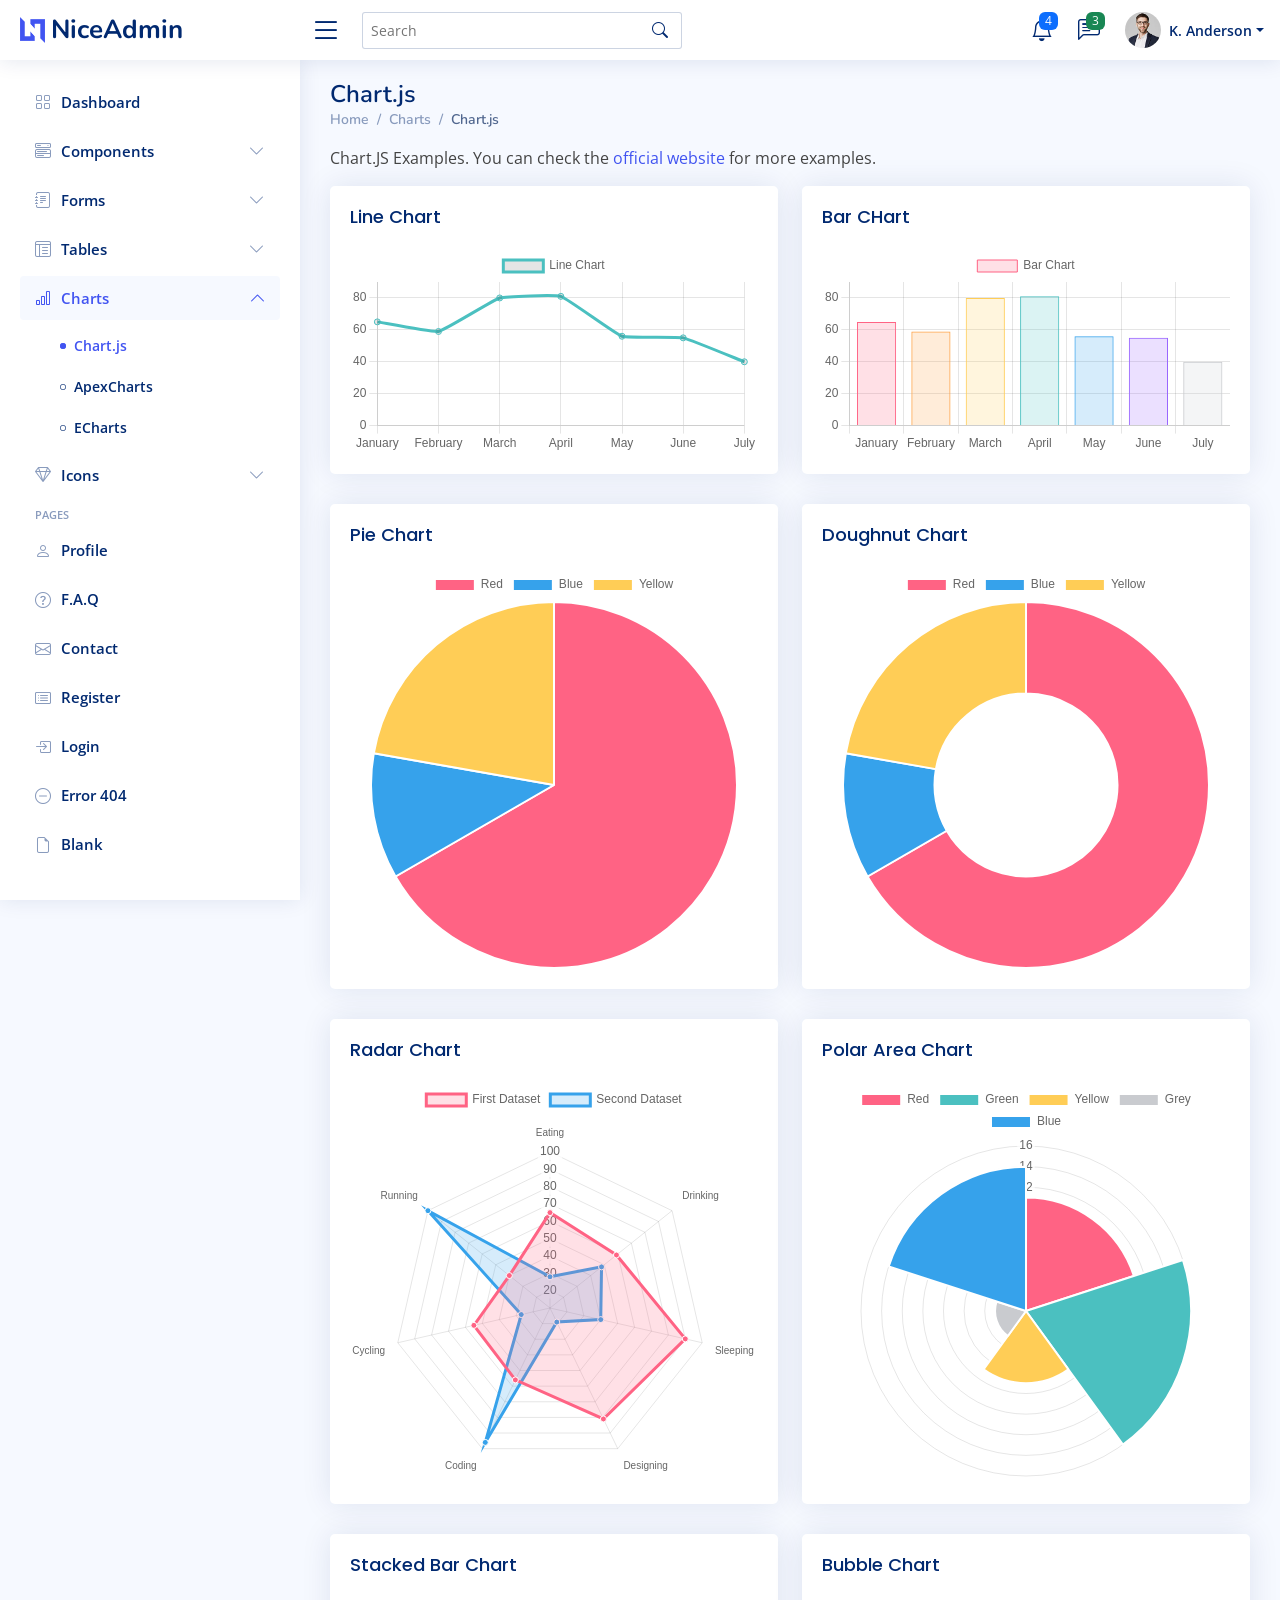
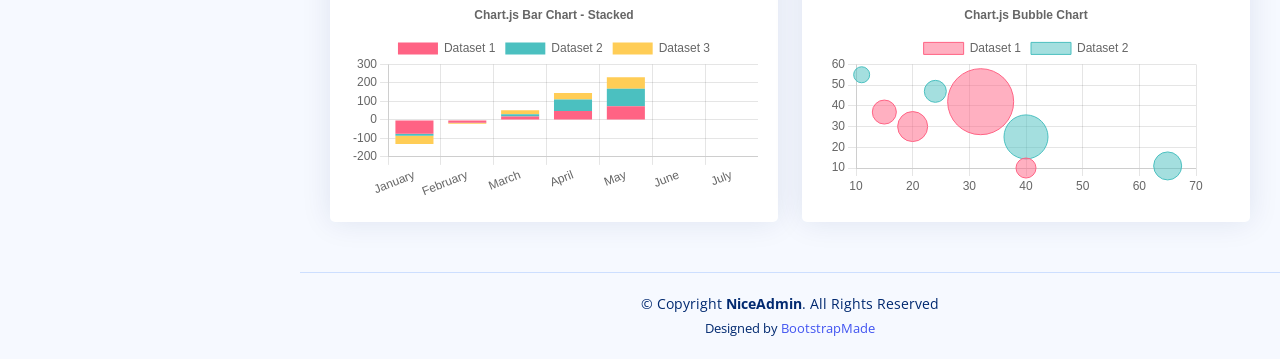
<file: NiceAdmin/charts-chartjs.html>
<!DOCTYPE html>
<html lang="en">

<head>
  <meta charset="utf-8">
  <meta content="width=device-width, initial-scale=1.0" name="viewport">

  <title>Charts / Chart.js - NiceAdmin Bootstrap Template</title>
  <meta content="" name="description">
  <meta content="" name="keywords">

  <!-- Favicons -->
  <link href="assets/img/favicon.png" rel="icon">
  <link href="assets/img/apple-touch-icon.png" rel="apple-touch-icon">

  <!-- Google Fonts -->
  <link href="https://fonts.gstatic.com" rel="preconnect">
  <link href="https://fonts.googleapis.com/css?family=Open+Sans:300,300i,400,400i,600,600i,700,700i|Nunito:300,300i,400,400i,600,600i,700,700i|Poppins:300,300i,400,400i,500,500i,600,600i,700,700i" rel="stylesheet">

  <!-- Vendor CSS Files -->
  <link href="assets/vendor/bootstrap/css/bootstrap.min.css" rel="stylesheet">
  <link href="assets/vendor/bootstrap-icons/bootstrap-icons.css" rel="stylesheet">
  <link href="assets/vendor/boxicons/css/boxicons.min.css" rel="stylesheet">
  <link href="assets/vendor/quill/quill.snow.css" rel="stylesheet">
  <link href="assets/vendor/quill/quill.bubble.css" rel="stylesheet">
  <link href="assets/vendor/remixicon/remixicon.css" rel="stylesheet">
  <link href="assets/vendor/simple-datatables/style.css" rel="stylesheet">

  <!-- Template Main CSS File -->
  <link href="assets/css/style.css" rel="stylesheet">

  <!-- =======================================================
  * Template Name: NiceAdmin
  * Updated: Jul 27 2023 with Bootstrap v5.3.1
  * Template URL: https://bootstrapmade.com/nice-admin-bootstrap-admin-html-template/
  * Author: BootstrapMade.com
  * License: https://bootstrapmade.com/license/
  ======================================================== -->
</head>

<body>

  <!-- ======= Header ======= -->
  <header id="header" class="header fixed-top d-flex align-items-center">

    <div class="d-flex align-items-center justify-content-between">
      <a href="index.html" class="logo d-flex align-items-center">
        <img src="assets/img/logo.png" alt="">
        <span class="d-none d-lg-block">NiceAdmin</span>
      </a>
      <i class="bi bi-list toggle-sidebar-btn"></i>
    </div><!-- End Logo -->

    <div class="search-bar">
      <form class="search-form d-flex align-items-center" method="POST" action="#">
        <input type="text" name="query" placeholder="Search" title="Enter search keyword">
        <button type="submit" title="Search"><i class="bi bi-search"></i></button>
      </form>
    </div><!-- End Search Bar -->

    <nav class="header-nav ms-auto">
      <ul class="d-flex align-items-center">

        <li class="nav-item d-block d-lg-none">
          <a class="nav-link nav-icon search-bar-toggle " href="#">
            <i class="bi bi-search"></i>
          </a>
        </li><!-- End Search Icon-->

        <li class="nav-item dropdown">

          <a class="nav-link nav-icon" href="#" data-bs-toggle="dropdown">
            <i class="bi bi-bell"></i>
            <span class="badge bg-primary badge-number">4</span>
          </a><!-- End Notification Icon -->

          <ul class="dropdown-menu dropdown-menu-end dropdown-menu-arrow notifications">
            <li class="dropdown-header">
              You have 4 new notifications
              <a href="#"><span class="badge rounded-pill bg-primary p-2 ms-2">View all</span></a>
            </li>
            <li>
              <hr class="dropdown-divider">
            </li>

            <li class="notification-item">
              <i class="bi bi-exclamation-circle text-warning"></i>
              <div>
                <h4>Lorem Ipsum</h4>
                <p>Quae dolorem earum veritatis oditseno</p>
                <p>30 min. ago</p>
              </div>
            </li>

            <li>
              <hr class="dropdown-divider">
            </li>

            <li class="notification-item">
              <i class="bi bi-x-circle text-danger"></i>
              <div>
                <h4>Atque rerum nesciunt</h4>
                <p>Quae dolorem earum veritatis oditseno</p>
                <p>1 hr. ago</p>
              </div>
            </li>

            <li>
              <hr class="dropdown-divider">
            </li>

            <li class="notification-item">
              <i class="bi bi-check-circle text-success"></i>
              <div>
                <h4>Sit rerum fuga</h4>
                <p>Quae dolorem earum veritatis oditseno</p>
                <p>2 hrs. ago</p>
              </div>
            </li>

            <li>
              <hr class="dropdown-divider">
            </li>

            <li class="notification-item">
              <i class="bi bi-info-circle text-primary"></i>
              <div>
                <h4>Dicta reprehenderit</h4>
                <p>Quae dolorem earum veritatis oditseno</p>
                <p>4 hrs. ago</p>
              </div>
            </li>

            <li>
              <hr class="dropdown-divider">
            </li>
            <li class="dropdown-footer">
              <a href="#">Show all notifications</a>
            </li>

          </ul><!-- End Notification Dropdown Items -->

        </li><!-- End Notification Nav -->

        <li class="nav-item dropdown">

          <a class="nav-link nav-icon" href="#" data-bs-toggle="dropdown">
            <i class="bi bi-chat-left-text"></i>
            <span class="badge bg-success badge-number">3</span>
          </a><!-- End Messages Icon -->

          <ul class="dropdown-menu dropdown-menu-end dropdown-menu-arrow messages">
            <li class="dropdown-header">
              You have 3 new messages
              <a href="#"><span class="badge rounded-pill bg-primary p-2 ms-2">View all</span></a>
            </li>
            <li>
              <hr class="dropdown-divider">
            </li>

            <li class="message-item">
              <a href="#">
                <img src="assets/img/messages-1.jpg" alt="" class="rounded-circle">
                <div>
                  <h4>Maria Hudson</h4>
                  <p>Velit asperiores et ducimus soluta repudiandae labore officia est ut...</p>
                  <p>4 hrs. ago</p>
                </div>
              </a>
            </li>
            <li>
              <hr class="dropdown-divider">
            </li>

            <li class="message-item">
              <a href="#">
                <img src="assets/img/messages-2.jpg" alt="" class="rounded-circle">
                <div>
                  <h4>Anna Nelson</h4>
                  <p>Velit asperiores et ducimus soluta repudiandae labore officia est ut...</p>
                  <p>6 hrs. ago</p>
                </div>
              </a>
            </li>
            <li>
              <hr class="dropdown-divider">
            </li>

            <li class="message-item">
              <a href="#">
                <img src="assets/img/messages-3.jpg" alt="" class="rounded-circle">
                <div>
                  <h4>David Muldon</h4>
                  <p>Velit asperiores et ducimus soluta repudiandae labore officia est ut...</p>
                  <p>8 hrs. ago</p>
                </div>
              </a>
            </li>
            <li>
              <hr class="dropdown-divider">
            </li>

            <li class="dropdown-footer">
              <a href="#">Show all messages</a>
            </li>

          </ul><!-- End Messages Dropdown Items -->

        </li><!-- End Messages Nav -->

        <li class="nav-item dropdown pe-3">

          <a class="nav-link nav-profile d-flex align-items-center pe-0" href="#" data-bs-toggle="dropdown">
            <img src="assets/img/profile-img.jpg" alt="Profile" class="rounded-circle">
            <span class="d-none d-md-block dropdown-toggle ps-2">K. Anderson</span>
          </a><!-- End Profile Iamge Icon -->

          <ul class="dropdown-menu dropdown-menu-end dropdown-menu-arrow profile">
            <li class="dropdown-header">
              <h6>Kevin Anderson</h6>
              <span>Web Designer</span>
            </li>
            <li>
              <hr class="dropdown-divider">
            </li>

            <li>
              <a class="dropdown-item d-flex align-items-center" href="users-profile.html">
                <i class="bi bi-person"></i>
                <span>My Profile</span>
              </a>
            </li>
            <li>
              <hr class="dropdown-divider">
            </li>

            <li>
              <a class="dropdown-item d-flex align-items-center" href="users-profile.html">
                <i class="bi bi-gear"></i>
                <span>Account Settings</span>
              </a>
            </li>
            <li>
              <hr class="dropdown-divider">
            </li>

            <li>
              <a class="dropdown-item d-flex align-items-center" href="pages-faq.html">
                <i class="bi bi-question-circle"></i>
                <span>Need Help?</span>
              </a>
            </li>
            <li>
              <hr class="dropdown-divider">
            </li>

            <li>
              <a class="dropdown-item d-flex align-items-center" href="#">
                <i class="bi bi-box-arrow-right"></i>
                <span>Sign Out</span>
              </a>
            </li>

          </ul><!-- End Profile Dropdown Items -->
        </li><!-- End Profile Nav -->

      </ul>
    </nav><!-- End Icons Navigation -->

  </header><!-- End Header -->

  <!-- ======= Sidebar ======= -->
  <aside id="sidebar" class="sidebar">

    <ul class="sidebar-nav" id="sidebar-nav">

      <li class="nav-item">
        <a class="nav-link collapsed" href="index.html">
          <i class="bi bi-grid"></i>
          <span>Dashboard</span>
        </a>
      </li><!-- End Dashboard Nav -->

      <li class="nav-item">
        <a class="nav-link collapsed" data-bs-target="#components-nav" data-bs-toggle="collapse" href="#">
          <i class="bi bi-menu-button-wide"></i><span>Components</span><i class="bi bi-chevron-down ms-auto"></i>
        </a>
        <ul id="components-nav" class="nav-content collapse " data-bs-parent="#sidebar-nav">
          <li>
            <a href="components-alerts.html">
              <i class="bi bi-circle"></i><span>Alerts</span>
            </a>
          </li>
          <li>
            <a href="components-accordion.html">
              <i class="bi bi-circle"></i><span>Accordion</span>
            </a>
          </li>
          <li>
            <a href="components-badges.html">
              <i class="bi bi-circle"></i><span>Badges</span>
            </a>
          </li>
          <li>
            <a href="components-breadcrumbs.html">
              <i class="bi bi-circle"></i><span>Breadcrumbs</span>
            </a>
          </li>
          <li>
            <a href="components-buttons.html">
              <i class="bi bi-circle"></i><span>Buttons</span>
            </a>
          </li>
          <li>
            <a href="components-cards.html">
              <i class="bi bi-circle"></i><span>Cards</span>
            </a>
          </li>
          <li>
            <a href="components-carousel.html">
              <i class="bi bi-circle"></i><span>Carousel</span>
            </a>
          </li>
          <li>
            <a href="components-list-group.html">
              <i class="bi bi-circle"></i><span>List group</span>
            </a>
          </li>
          <li>
            <a href="components-modal.html">
              <i class="bi bi-circle"></i><span>Modal</span>
            </a>
          </li>
          <li>
            <a href="components-tabs.html">
              <i class="bi bi-circle"></i><span>Tabs</span>
            </a>
          </li>
          <li>
            <a href="components-pagination.html">
              <i class="bi bi-circle"></i><span>Pagination</span>
            </a>
          </li>
          <li>
            <a href="components-progress.html">
              <i class="bi bi-circle"></i><span>Progress</span>
            </a>
          </li>
          <li>
            <a href="components-spinners.html">
              <i class="bi bi-circle"></i><span>Spinners</span>
            </a>
          </li>
          <li>
            <a href="components-tooltips.html">
              <i class="bi bi-circle"></i><span>Tooltips</span>
            </a>
          </li>
        </ul>
      </li><!-- End Components Nav -->

      <li class="nav-item">
        <a class="nav-link collapsed" data-bs-target="#forms-nav" data-bs-toggle="collapse" href="#">
          <i class="bi bi-journal-text"></i><span>Forms</span><i class="bi bi-chevron-down ms-auto"></i>
        </a>
        <ul id="forms-nav" class="nav-content collapse " data-bs-parent="#sidebar-nav">
          <li>
            <a href="forms-elements.html">
              <i class="bi bi-circle"></i><span>Form Elements</span>
            </a>
          </li>
          <li>
            <a href="forms-layouts.html">
              <i class="bi bi-circle"></i><span>Form Layouts</span>
            </a>
          </li>
          <li>
            <a href="forms-editors.html">
              <i class="bi bi-circle"></i><span>Form Editors</span>
            </a>
          </li>
          <li>
            <a href="forms-validation.html">
              <i class="bi bi-circle"></i><span>Form Validation</span>
            </a>
          </li>
        </ul>
      </li><!-- End Forms Nav -->

      <li class="nav-item">
        <a class="nav-link collapsed" data-bs-target="#tables-nav" data-bs-toggle="collapse" href="#">
          <i class="bi bi-layout-text-window-reverse"></i><span>Tables</span><i class="bi bi-chevron-down ms-auto"></i>
        </a>
        <ul id="tables-nav" class="nav-content collapse " data-bs-parent="#sidebar-nav">
          <li>
            <a href="tables-general.html">
              <i class="bi bi-circle"></i><span>General Tables</span>
            </a>
          </li>
          <li>
            <a href="tables-data.html">
              <i class="bi bi-circle"></i><span>Data Tables</span>
            </a>
          </li>
        </ul>
      </li><!-- End Tables Nav -->

      <li class="nav-item">
        <a class="nav-link " data-bs-target="#charts-nav" data-bs-toggle="collapse" href="#">
          <i class="bi bi-bar-chart"></i><span>Charts</span><i class="bi bi-chevron-down ms-auto"></i>
        </a>
        <ul id="charts-nav" class="nav-content collapse show" data-bs-parent="#sidebar-nav">
          <li>
            <a href="charts-chartjs.html" class="active">
              <i class="bi bi-circle"></i><span>Chart.js</span>
            </a>
          </li>
          <li>
            <a href="charts-apexcharts.html">
              <i class="bi bi-circle"></i><span>ApexCharts</span>
            </a>
          </li>
          <li>
            <a href="charts-echarts.html">
              <i class="bi bi-circle"></i><span>ECharts</span>
            </a>
          </li>
        </ul>
      </li><!-- End Charts Nav -->

      <li class="nav-item">
        <a class="nav-link collapsed" data-bs-target="#icons-nav" data-bs-toggle="collapse" href="#">
          <i class="bi bi-gem"></i><span>Icons</span><i class="bi bi-chevron-down ms-auto"></i>
        </a>
        <ul id="icons-nav" class="nav-content collapse " data-bs-parent="#sidebar-nav">
          <li>
            <a href="icons-bootstrap.html">
              <i class="bi bi-circle"></i><span>Bootstrap Icons</span>
            </a>
          </li>
          <li>
            <a href="icons-remix.html">
              <i class="bi bi-circle"></i><span>Remix Icons</span>
            </a>
          </li>
          <li>
            <a href="icons-boxicons.html">
              <i class="bi bi-circle"></i><span>Boxicons</span>
            </a>
          </li>
        </ul>
      </li><!-- End Icons Nav -->

      <li class="nav-heading">Pages</li>

      <li class="nav-item">
        <a class="nav-link collapsed" href="users-profile.html">
          <i class="bi bi-person"></i>
          <span>Profile</span>
        </a>
      </li><!-- End Profile Page Nav -->

      <li class="nav-item">
        <a class="nav-link collapsed" href="pages-faq.html">
          <i class="bi bi-question-circle"></i>
          <span>F.A.Q</span>
        </a>
      </li><!-- End F.A.Q Page Nav -->

      <li class="nav-item">
        <a class="nav-link collapsed" href="pages-contact.html">
          <i class="bi bi-envelope"></i>
          <span>Contact</span>
        </a>
      </li><!-- End Contact Page Nav -->

      <li class="nav-item">
        <a class="nav-link collapsed" href="pages-register.html">
          <i class="bi bi-card-list"></i>
          <span>Register</span>
        </a>
      </li><!-- End Register Page Nav -->

      <li class="nav-item">
        <a class="nav-link collapsed" href="pages-login.html">
          <i class="bi bi-box-arrow-in-right"></i>
          <span>Login</span>
        </a>
      </li><!-- End Login Page Nav -->

      <li class="nav-item">
        <a class="nav-link collapsed" href="pages-error-404.html">
          <i class="bi bi-dash-circle"></i>
          <span>Error 404</span>
        </a>
      </li><!-- End Error 404 Page Nav -->

      <li class="nav-item">
        <a class="nav-link collapsed" href="pages-blank.html">
          <i class="bi bi-file-earmark"></i>
          <span>Blank</span>
        </a>
      </li><!-- End Blank Page Nav -->

    </ul>

  </aside><!-- End Sidebar-->

  <main id="main" class="main">

    <div class="pagetitle">
      <h1>Chart.js</h1>
      <nav>
        <ol class="breadcrumb">
          <li class="breadcrumb-item"><a href="index.html">Home</a></li>
          <li class="breadcrumb-item">Charts</li>
          <li class="breadcrumb-item active">Chart.js</li>
        </ol>
      </nav>
    </div><!-- End Page Title -->

    <p>Chart.JS Examples. You can check the <a href="https://www.chartjs.org/docs/latest/samples/" target="_blank">official website</a> for more examples.</p>

    <section class="section">
      <div class="row">

        <div class="col-lg-6">
          <div class="card">
            <div class="card-body">
              <h5 class="card-title">Line Chart</h5>

              <!-- Line Chart -->
              <canvas id="lineChart" style="max-height: 400px;"></canvas>
              <script>
                document.addEventListener("DOMContentLoaded", () => {
                  new Chart(document.querySelector('#lineChart'), {
                    type: 'line',
                    data: {
                      labels: ['January', 'February', 'March', 'April', 'May', 'June', 'July'],
                      datasets: [{
                        label: 'Line Chart',
                        data: [65, 59, 80, 81, 56, 55, 40],
                        fill: false,
                        borderColor: 'rgb(75, 192, 192)',
                        tension: 0.1
                      }]
                    },
                    options: {
                      scales: {
                        y: {
                          beginAtZero: true
                        }
                      }
                    }
                  });
                });
              </script>
              <!-- End Line CHart -->

            </div>
          </div>
        </div>

        <div class="col-lg-6">
          <div class="card">
            <div class="card-body">
              <h5 class="card-title">Bar CHart</h5>

              <!-- Bar Chart -->
              <canvas id="barChart" style="max-height: 400px;"></canvas>
              <script>
                document.addEventListener("DOMContentLoaded", () => {
                  new Chart(document.querySelector('#barChart'), {
                    type: 'bar',
                    data: {
                      labels: ['January', 'February', 'March', 'April', 'May', 'June', 'July'],
                      datasets: [{
                        label: 'Bar Chart',
                        data: [65, 59, 80, 81, 56, 55, 40],
                        backgroundColor: [
                          'rgba(255, 99, 132, 0.2)',
                          'rgba(255, 159, 64, 0.2)',
                          'rgba(255, 205, 86, 0.2)',
                          'rgba(75, 192, 192, 0.2)',
                          'rgba(54, 162, 235, 0.2)',
                          'rgba(153, 102, 255, 0.2)',
                          'rgba(201, 203, 207, 0.2)'
                        ],
                        borderColor: [
                          'rgb(255, 99, 132)',
                          'rgb(255, 159, 64)',
                          'rgb(255, 205, 86)',
                          'rgb(75, 192, 192)',
                          'rgb(54, 162, 235)',
                          'rgb(153, 102, 255)',
                          'rgb(201, 203, 207)'
                        ],
                        borderWidth: 1
                      }]
                    },
                    options: {
                      scales: {
                        y: {
                          beginAtZero: true
                        }
                      }
                    }
                  });
                });
              </script>
              <!-- End Bar CHart -->

            </div>
          </div>
        </div>

        <div class="col-lg-6">
          <div class="card">
            <div class="card-body">
              <h5 class="card-title">Pie Chart</h5>

              <!-- Pie Chart -->
              <canvas id="pieChart" style="max-height: 400px;"></canvas>
              <script>
                document.addEventListener("DOMContentLoaded", () => {
                  new Chart(document.querySelector('#pieChart'), {
                    type: 'pie',
                    data: {
                      labels: [
                        'Red',
                        'Blue',
                        'Yellow'
                      ],
                      datasets: [{
                        label: 'My First Dataset',
                        data: [300, 50, 100],
                        backgroundColor: [
                          'rgb(255, 99, 132)',
                          'rgb(54, 162, 235)',
                          'rgb(255, 205, 86)'
                        ],
                        hoverOffset: 4
                      }]
                    }
                  });
                });
              </script>
              <!-- End Pie CHart -->

            </div>
          </div>
        </div>

        <div class="col-lg-6">
          <div class="card">
            <div class="card-body">
              <h5 class="card-title">Doughnut Chart</h5>

              <!-- Doughnut Chart -->
              <canvas id="doughnutChart" style="max-height: 400px;"></canvas>
              <script>
                document.addEventListener("DOMContentLoaded", () => {
                  new Chart(document.querySelector('#doughnutChart'), {
                    type: 'doughnut',
                    data: {
                      labels: [
                        'Red',
                        'Blue',
                        'Yellow'
                      ],
                      datasets: [{
                        label: 'My First Dataset',
                        data: [300, 50, 100],
                        backgroundColor: [
                          'rgb(255, 99, 132)',
                          'rgb(54, 162, 235)',
                          'rgb(255, 205, 86)'
                        ],
                        hoverOffset: 4
                      }]
                    }
                  });
                });
              </script>
              <!-- End Doughnut CHart -->

            </div>
          </div>
        </div>

        <div class="col-lg-6">
          <div class="card">
            <div class="card-body">
              <h5 class="card-title">Radar Chart</h5>

              <!-- Radar Chart -->
              <canvas id="radarChart" style="max-height: 400px;"></canvas>
              <script>
                document.addEventListener("DOMContentLoaded", () => {
                  new Chart(document.querySelector('#radarChart'), {
                    type: 'radar',
                    data: {
                      labels: [
                        'Eating',
                        'Drinking',
                        'Sleeping',
                        'Designing',
                        'Coding',
                        'Cycling',
                        'Running'
                      ],
                      datasets: [{
                        label: 'First Dataset',
                        data: [65, 59, 90, 81, 56, 55, 40],
                        fill: true,
                        backgroundColor: 'rgba(255, 99, 132, 0.2)',
                        borderColor: 'rgb(255, 99, 132)',
                        pointBackgroundColor: 'rgb(255, 99, 132)',
                        pointBorderColor: '#fff',
                        pointHoverBackgroundColor: '#fff',
                        pointHoverBorderColor: 'rgb(255, 99, 132)'
                      }, {
                        label: 'Second Dataset',
                        data: [28, 48, 40, 19, 96, 27, 100],
                        fill: true,
                        backgroundColor: 'rgba(54, 162, 235, 0.2)',
                        borderColor: 'rgb(54, 162, 235)',
                        pointBackgroundColor: 'rgb(54, 162, 235)',
                        pointBorderColor: '#fff',
                        pointHoverBackgroundColor: '#fff',
                        pointHoverBorderColor: 'rgb(54, 162, 235)'
                      }]
                    },
                    options: {
                      elements: {
                        line: {
                          borderWidth: 3
                        }
                      }
                    }
                  });
                });
              </script>
              <!-- End Radar CHart -->

            </div>
          </div>
        </div>

        <div class="col-lg-6">
          <div class="card">
            <div class="card-body">
              <h5 class="card-title">Polar Area Chart</h5>

              <!-- Polar Area Chart -->
              <canvas id="polarAreaChart" style="max-height: 400px;"></canvas>
              <script>
                document.addEventListener("DOMContentLoaded", () => {
                  new Chart(document.querySelector('#polarAreaChart'), {
                    type: 'polarArea',
                    data: {
                      labels: [
                        'Red',
                        'Green',
                        'Yellow',
                        'Grey',
                        'Blue'
                      ],
                      datasets: [{
                        label: 'My First Dataset',
                        data: [11, 16, 7, 3, 14],
                        backgroundColor: [
                          'rgb(255, 99, 132)',
                          'rgb(75, 192, 192)',
                          'rgb(255, 205, 86)',
                          'rgb(201, 203, 207)',
                          'rgb(54, 162, 235)'
                        ]
                      }]
                    }
                  });
                });
              </script>
              <!-- End Polar Area Chart -->

            </div>
          </div>
        </div>

        <div class="col-lg-6">
          <div class="card">
            <div class="card-body">
              <h5 class="card-title">Stacked Bar Chart</h5>

              <!-- Stacked Bar Chart -->
              <canvas id="stakedBarChart" style="max-height: 400px;"></canvas>
              <script>
                document.addEventListener("DOMContentLoaded", () => {
                  new Chart(document.querySelector('#stakedBarChart'), {
                    type: 'bar',
                    data: {
                      labels: ['January', 'February', 'March', 'April', 'May', 'June', 'July'],
                      datasets: [{
                          label: 'Dataset 1',
                          data: [-75, -15, 18, 48, 74],
                          backgroundColor: 'rgb(255, 99, 132)',
                        },
                        {
                          label: 'Dataset 2',
                          data: [-11, -1, 12, 62, 95],
                          backgroundColor: 'rgb(75, 192, 192)',
                        },
                        {
                          label: 'Dataset 3',
                          data: [-44, -5, 22, 35, 62],
                          backgroundColor: 'rgb(255, 205, 86)',
                        },
                      ]
                    },
                    options: {
                      plugins: {
                        title: {
                          display: true,
                          text: 'Chart.js Bar Chart - Stacked'
                        },
                      },
                      responsive: true,
                      scales: {
                        x: {
                          stacked: true,
                        },
                        y: {
                          stacked: true
                        }
                      }
                    }
                  });
                });
              </script>
              <!-- End Stacked Bar Chart -->

            </div>
          </div>
        </div>

        <div class="col-lg-6">
          <div class="card">
            <div class="card-body">
              <h5 class="card-title">Bubble Chart</h5>

              <!-- Bubble Chart -->
              <canvas id="bubbleChart" style="max-height: 400px;"></canvas>
              <script>
                document.addEventListener("DOMContentLoaded", () => {
                  new Chart(document.querySelector('#bubbleChart'), {
                    type: 'bubble',
                    data: {
                      labels: ['January', 'February', 'March', 'April', 'May', 'June', 'July'],
                      datasets: [{
                          label: 'Dataset 1',
                          data: [{
                              x: 20,
                              y: 30,
                              r: 15
                            },
                            {
                              x: 40,
                              y: 10,
                              r: 10
                            },
                            {
                              x: 15,
                              y: 37,
                              r: 12
                            },
                            {
                              x: 32,
                              y: 42,
                              r: 33
                            }
                          ],
                          borderColor: 'rgb(255, 99, 132)',
                          backgroundColor: 'rgba(255, 99, 132, 0.5)'
                        },
                        {
                          label: 'Dataset 2',
                          data: [{
                              x: 40,
                              y: 25,
                              r: 22
                            },
                            {
                              x: 24,
                              y: 47,
                              r: 11
                            },
                            {
                              x: 65,
                              y: 11,
                              r: 14
                            },
                            {
                              x: 11,
                              y: 55,
                              r: 8
                            }
                          ],
                          borderColor: 'rgb(75, 192, 192)',
                          backgroundColor: 'rgba(75, 192, 192, 0.5)'
                        }
                      ]
                    },
                    options: {
                      responsive: true,
                      plugins: {
                        legend: {
                          position: 'top',
                        },
                        title: {
                          display: true,
                          text: 'Chart.js Bubble Chart'
                        }
                      }
                    }
                  });
                });
              </script>
              <!-- End Bubble Chart -->

            </div>
          </div>
        </div>

      </div>
    </section>

  </main><!-- End #main -->

  <!-- ======= Footer ======= -->
  <footer id="footer" class="footer">
    <div class="copyright">
      &copy; Copyright <strong><span>NiceAdmin</span></strong>. All Rights Reserved
    </div>
    <div class="credits">
      <!-- All the links in the footer should remain intact. -->
      <!-- You can delete the links only if you purchased the pro version. -->
      <!-- Licensing information: https://bootstrapmade.com/license/ -->
      <!-- Purchase the pro version with working PHP/AJAX contact form: https://bootstrapmade.com/nice-admin-bootstrap-admin-html-template/ -->
      Designed by <a href="https://bootstrapmade.com/">BootstrapMade</a>
    </div>
  </footer><!-- End Footer -->

  <a href="#" class="back-to-top d-flex align-items-center justify-content-center"><i class="bi bi-arrow-up-short"></i></a>

  <!-- Vendor JS Files -->
  <script src="assets/vendor/apexcharts/apexcharts.min.js"></script>
  <script src="assets/vendor/bootstrap/js/bootstrap.bundle.min.js"></script>
  <script src="assets/vendor/chart.js/chart.umd.js"></script>
  <script src="assets/vendor/echarts/echarts.min.js"></script>
  <script src="assets/vendor/quill/quill.min.js"></script>
  <script src="assets/vendor/simple-datatables/simple-datatables.js"></script>
  <script src="assets/vendor/tinymce/tinymce.min.js"></script>
  <script src="assets/vendor/php-email-form/validate.js"></script>

  <!-- Template Main JS File -->
  <script src="assets/js/main.js"></script>

</body>

</html>
</file>
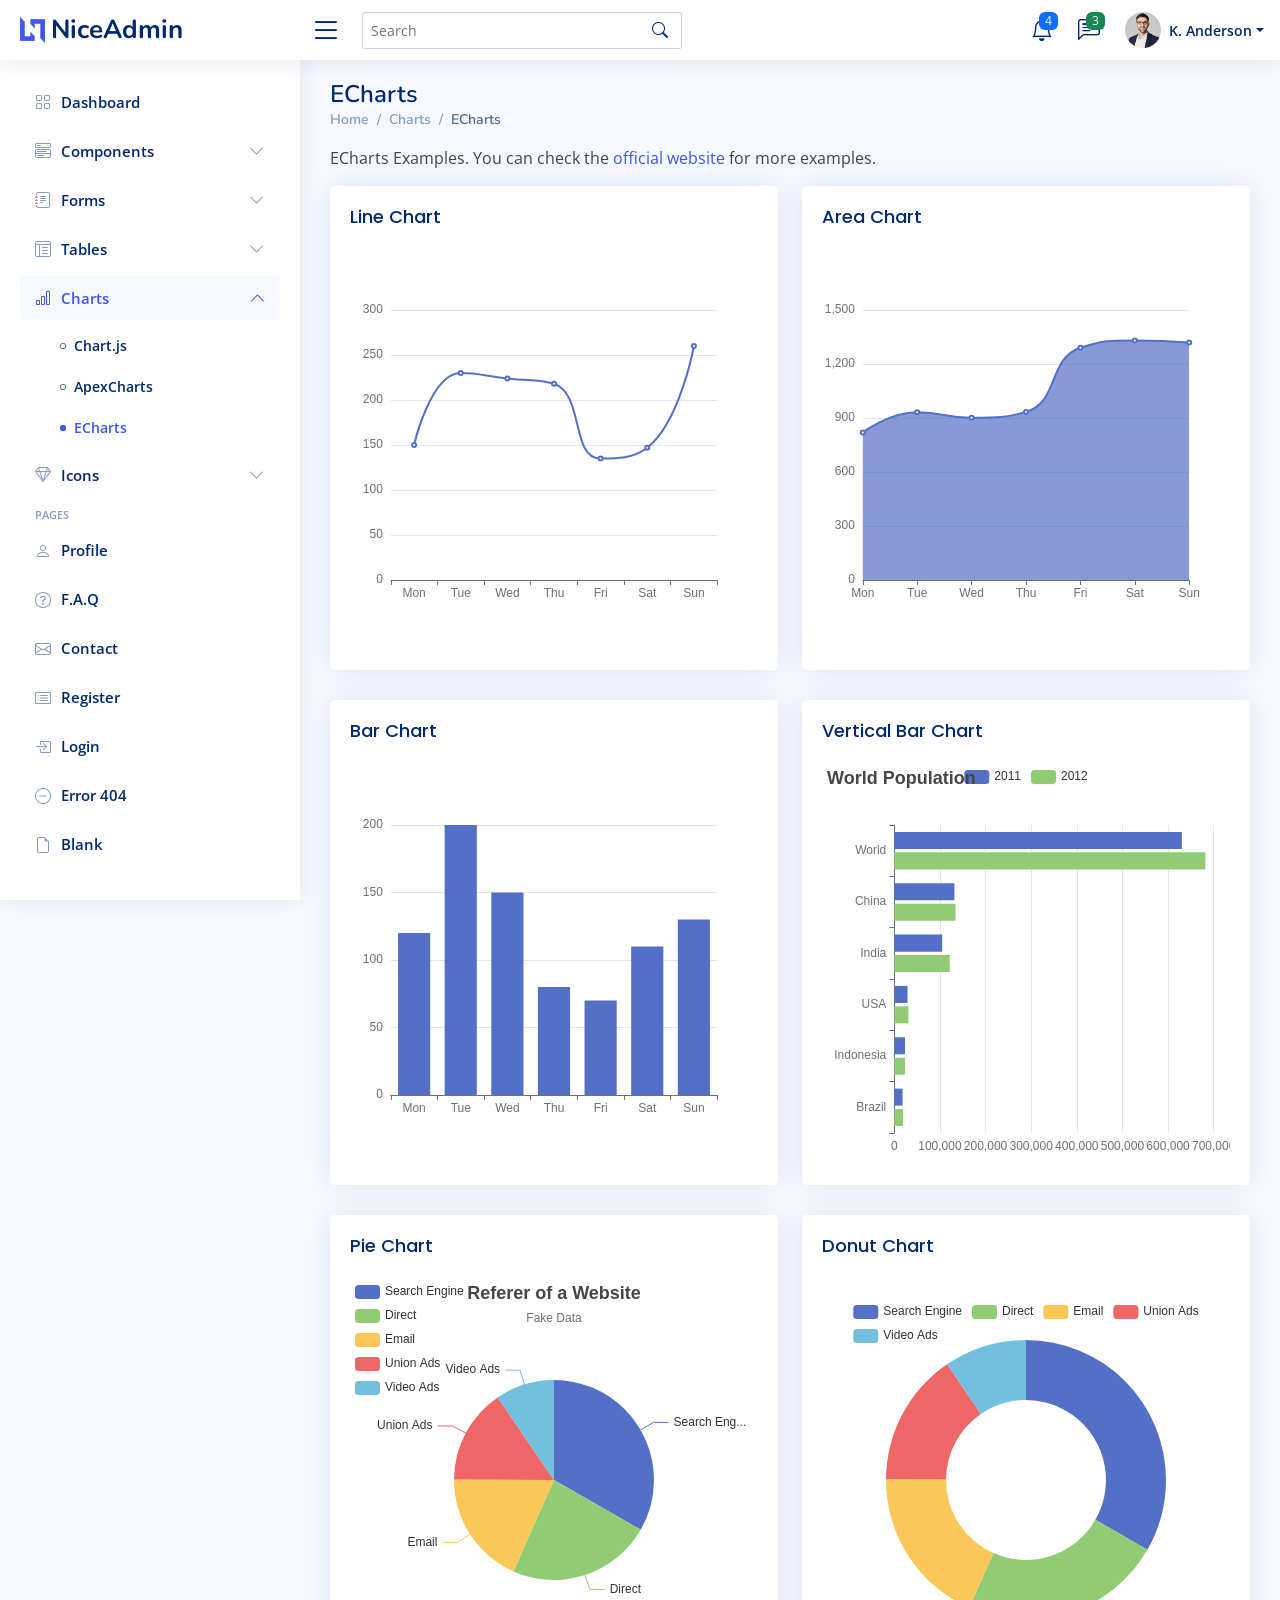
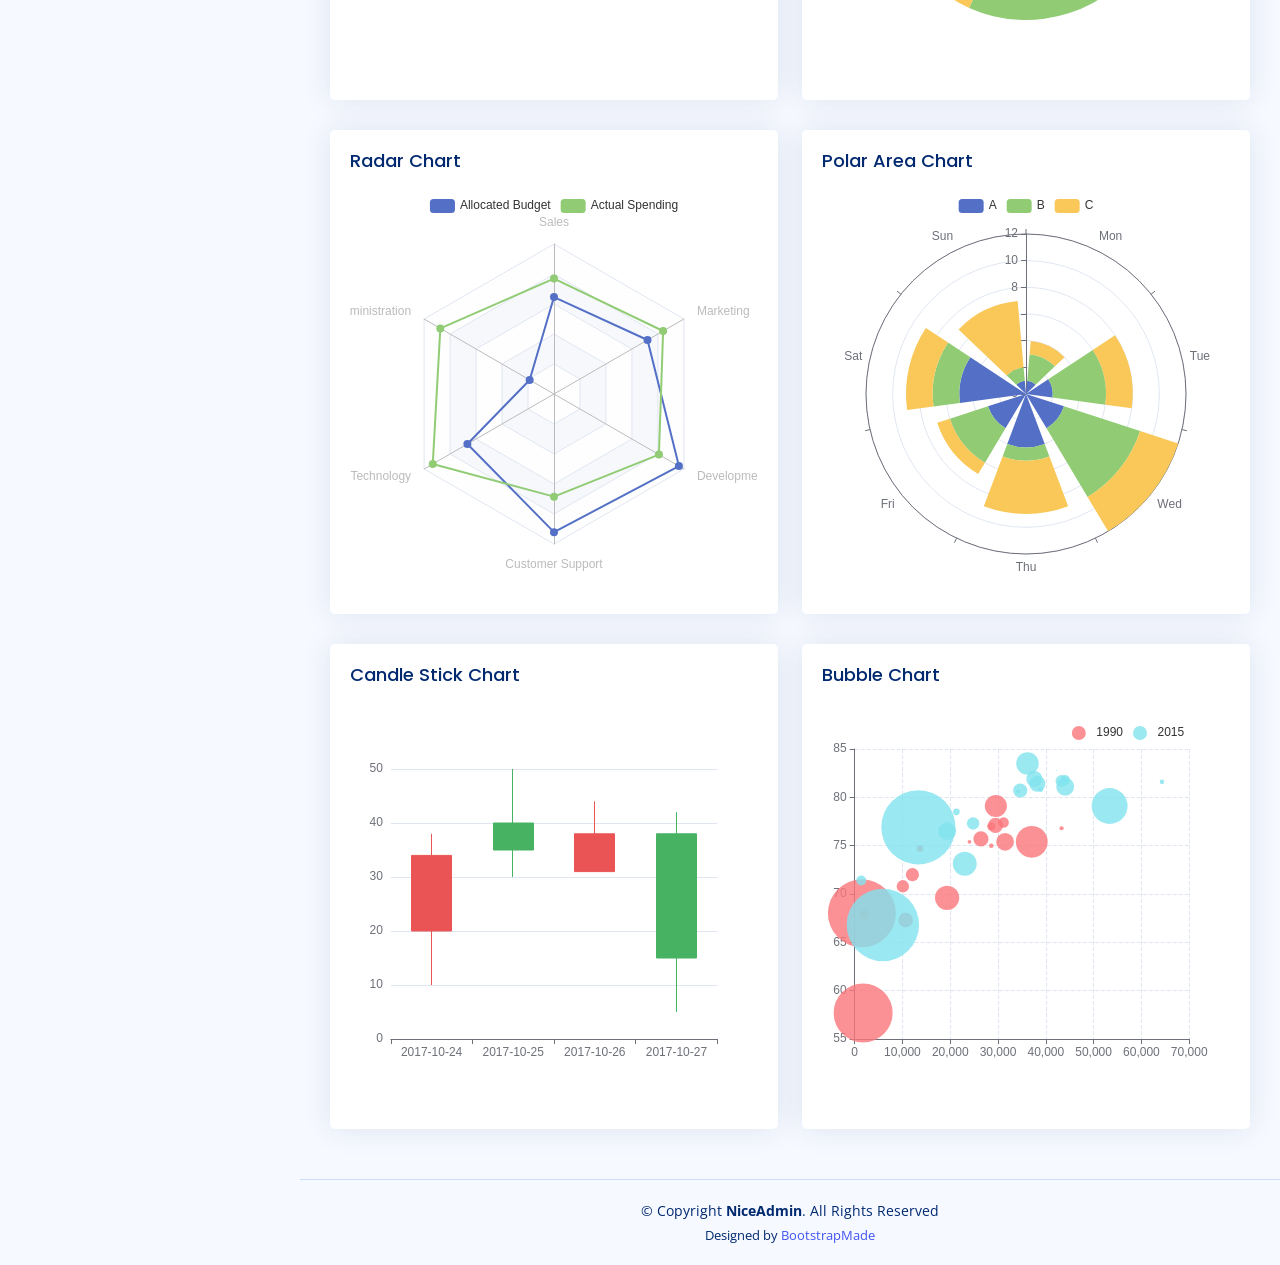
<file: NiceAdmin/charts-echarts.html>
<!DOCTYPE html>
<html lang="en">

<head>
  <meta charset="utf-8">
  <meta content="width=device-width, initial-scale=1.0" name="viewport">

  <title>Charts / ECharts - NiceAdmin Bootstrap Template</title>
  <meta content="" name="description">
  <meta content="" name="keywords">

  <!-- Favicons -->
  <link href="assets/img/favicon.png" rel="icon">
  <link href="assets/img/apple-touch-icon.png" rel="apple-touch-icon">

  <!-- Google Fonts -->
  <link href="https://fonts.gstatic.com" rel="preconnect">
  <link href="https://fonts.googleapis.com/css?family=Open+Sans:300,300i,400,400i,600,600i,700,700i|Nunito:300,300i,400,400i,600,600i,700,700i|Poppins:300,300i,400,400i,500,500i,600,600i,700,700i" rel="stylesheet">

  <!-- Vendor CSS Files -->
  <link href="assets/vendor/bootstrap/css/bootstrap.min.css" rel="stylesheet">
  <link href="assets/vendor/bootstrap-icons/bootstrap-icons.css" rel="stylesheet">
  <link href="assets/vendor/boxicons/css/boxicons.min.css" rel="stylesheet">
  <link href="assets/vendor/quill/quill.snow.css" rel="stylesheet">
  <link href="assets/vendor/quill/quill.bubble.css" rel="stylesheet">
  <link href="assets/vendor/remixicon/remixicon.css" rel="stylesheet">
  <link href="assets/vendor/simple-datatables/style.css" rel="stylesheet">

  <!-- Template Main CSS File -->
  <link href="assets/css/style.css" rel="stylesheet">

  <!-- =======================================================
  * Template Name: NiceAdmin
  * Updated: Jul 27 2023 with Bootstrap v5.3.1
  * Template URL: https://bootstrapmade.com/nice-admin-bootstrap-admin-html-template/
  * Author: BootstrapMade.com
  * License: https://bootstrapmade.com/license/
  ======================================================== -->
</head>

<body>

  <!-- ======= Header ======= -->
  <header id="header" class="header fixed-top d-flex align-items-center">

    <div class="d-flex align-items-center justify-content-between">
      <a href="index.html" class="logo d-flex align-items-center">
        <img src="assets/img/logo.png" alt="">
        <span class="d-none d-lg-block">NiceAdmin</span>
      </a>
      <i class="bi bi-list toggle-sidebar-btn"></i>
    </div><!-- End Logo -->

    <div class="search-bar">
      <form class="search-form d-flex align-items-center" method="POST" action="#">
        <input type="text" name="query" placeholder="Search" title="Enter search keyword">
        <button type="submit" title="Search"><i class="bi bi-search"></i></button>
      </form>
    </div><!-- End Search Bar -->

    <nav class="header-nav ms-auto">
      <ul class="d-flex align-items-center">

        <li class="nav-item d-block d-lg-none">
          <a class="nav-link nav-icon search-bar-toggle " href="#">
            <i class="bi bi-search"></i>
          </a>
        </li><!-- End Search Icon-->

        <li class="nav-item dropdown">

          <a class="nav-link nav-icon" href="#" data-bs-toggle="dropdown">
            <i class="bi bi-bell"></i>
            <span class="badge bg-primary badge-number">4</span>
          </a><!-- End Notification Icon -->

          <ul class="dropdown-menu dropdown-menu-end dropdown-menu-arrow notifications">
            <li class="dropdown-header">
              You have 4 new notifications
              <a href="#"><span class="badge rounded-pill bg-primary p-2 ms-2">View all</span></a>
            </li>
            <li>
              <hr class="dropdown-divider">
            </li>

            <li class="notification-item">
              <i class="bi bi-exclamation-circle text-warning"></i>
              <div>
                <h4>Lorem Ipsum</h4>
                <p>Quae dolorem earum veritatis oditseno</p>
                <p>30 min. ago</p>
              </div>
            </li>

            <li>
              <hr class="dropdown-divider">
            </li>

            <li class="notification-item">
              <i class="bi bi-x-circle text-danger"></i>
              <div>
                <h4>Atque rerum nesciunt</h4>
                <p>Quae dolorem earum veritatis oditseno</p>
                <p>1 hr. ago</p>
              </div>
            </li>

            <li>
              <hr class="dropdown-divider">
            </li>

            <li class="notification-item">
              <i class="bi bi-check-circle text-success"></i>
              <div>
                <h4>Sit rerum fuga</h4>
                <p>Quae dolorem earum veritatis oditseno</p>
                <p>2 hrs. ago</p>
              </div>
            </li>

            <li>
              <hr class="dropdown-divider">
            </li>

            <li class="notification-item">
              <i class="bi bi-info-circle text-primary"></i>
              <div>
                <h4>Dicta reprehenderit</h4>
                <p>Quae dolorem earum veritatis oditseno</p>
                <p>4 hrs. ago</p>
              </div>
            </li>

            <li>
              <hr class="dropdown-divider">
            </li>
            <li class="dropdown-footer">
              <a href="#">Show all notifications</a>
            </li>

          </ul><!-- End Notification Dropdown Items -->

        </li><!-- End Notification Nav -->

        <li class="nav-item dropdown">

          <a class="nav-link nav-icon" href="#" data-bs-toggle="dropdown">
            <i class="bi bi-chat-left-text"></i>
            <span class="badge bg-success badge-number">3</span>
          </a><!-- End Messages Icon -->

          <ul class="dropdown-menu dropdown-menu-end dropdown-menu-arrow messages">
            <li class="dropdown-header">
              You have 3 new messages
              <a href="#"><span class="badge rounded-pill bg-primary p-2 ms-2">View all</span></a>
            </li>
            <li>
              <hr class="dropdown-divider">
            </li>

            <li class="message-item">
              <a href="#">
                <img src="assets/img/messages-1.jpg" alt="" class="rounded-circle">
                <div>
                  <h4>Maria Hudson</h4>
                  <p>Velit asperiores et ducimus soluta repudiandae labore officia est ut...</p>
                  <p>4 hrs. ago</p>
                </div>
              </a>
            </li>
            <li>
              <hr class="dropdown-divider">
            </li>

            <li class="message-item">
              <a href="#">
                <img src="assets/img/messages-2.jpg" alt="" class="rounded-circle">
                <div>
                  <h4>Anna Nelson</h4>
                  <p>Velit asperiores et ducimus soluta repudiandae labore officia est ut...</p>
                  <p>6 hrs. ago</p>
                </div>
              </a>
            </li>
            <li>
              <hr class="dropdown-divider">
            </li>

            <li class="message-item">
              <a href="#">
                <img src="assets/img/messages-3.jpg" alt="" class="rounded-circle">
                <div>
                  <h4>David Muldon</h4>
                  <p>Velit asperiores et ducimus soluta repudiandae labore officia est ut...</p>
                  <p>8 hrs. ago</p>
                </div>
              </a>
            </li>
            <li>
              <hr class="dropdown-divider">
            </li>

            <li class="dropdown-footer">
              <a href="#">Show all messages</a>
            </li>

          </ul><!-- End Messages Dropdown Items -->

        </li><!-- End Messages Nav -->

        <li class="nav-item dropdown pe-3">

          <a class="nav-link nav-profile d-flex align-items-center pe-0" href="#" data-bs-toggle="dropdown">
            <img src="assets/img/profile-img.jpg" alt="Profile" class="rounded-circle">
            <span class="d-none d-md-block dropdown-toggle ps-2">K. Anderson</span>
          </a><!-- End Profile Iamge Icon -->

          <ul class="dropdown-menu dropdown-menu-end dropdown-menu-arrow profile">
            <li class="dropdown-header">
              <h6>Kevin Anderson</h6>
              <span>Web Designer</span>
            </li>
            <li>
              <hr class="dropdown-divider">
            </li>

            <li>
              <a class="dropdown-item d-flex align-items-center" href="users-profile.html">
                <i class="bi bi-person"></i>
                <span>My Profile</span>
              </a>
            </li>
            <li>
              <hr class="dropdown-divider">
            </li>

            <li>
              <a class="dropdown-item d-flex align-items-center" href="users-profile.html">
                <i class="bi bi-gear"></i>
                <span>Account Settings</span>
              </a>
            </li>
            <li>
              <hr class="dropdown-divider">
            </li>

            <li>
              <a class="dropdown-item d-flex align-items-center" href="pages-faq.html">
                <i class="bi bi-question-circle"></i>
                <span>Need Help?</span>
              </a>
            </li>
            <li>
              <hr class="dropdown-divider">
            </li>

            <li>
              <a class="dropdown-item d-flex align-items-center" href="#">
                <i class="bi bi-box-arrow-right"></i>
                <span>Sign Out</span>
              </a>
            </li>

          </ul><!-- End Profile Dropdown Items -->
        </li><!-- End Profile Nav -->

      </ul>
    </nav><!-- End Icons Navigation -->

  </header><!-- End Header -->

  <!-- ======= Sidebar ======= -->
  <aside id="sidebar" class="sidebar">

    <ul class="sidebar-nav" id="sidebar-nav">

      <li class="nav-item">
        <a class="nav-link collapsed" href="index.html">
          <i class="bi bi-grid"></i>
          <span>Dashboard</span>
        </a>
      </li><!-- End Dashboard Nav -->

      <li class="nav-item">
        <a class="nav-link collapsed" data-bs-target="#components-nav" data-bs-toggle="collapse" href="#">
          <i class="bi bi-menu-button-wide"></i><span>Components</span><i class="bi bi-chevron-down ms-auto"></i>
        </a>
        <ul id="components-nav" class="nav-content collapse " data-bs-parent="#sidebar-nav">
          <li>
            <a href="components-alerts.html">
              <i class="bi bi-circle"></i><span>Alerts</span>
            </a>
          </li>
          <li>
            <a href="components-accordion.html">
              <i class="bi bi-circle"></i><span>Accordion</span>
            </a>
          </li>
          <li>
            <a href="components-badges.html">
              <i class="bi bi-circle"></i><span>Badges</span>
            </a>
          </li>
          <li>
            <a href="components-breadcrumbs.html">
              <i class="bi bi-circle"></i><span>Breadcrumbs</span>
            </a>
          </li>
          <li>
            <a href="components-buttons.html">
              <i class="bi bi-circle"></i><span>Buttons</span>
            </a>
          </li>
          <li>
            <a href="components-cards.html">
              <i class="bi bi-circle"></i><span>Cards</span>
            </a>
          </li>
          <li>
            <a href="components-carousel.html">
              <i class="bi bi-circle"></i><span>Carousel</span>
            </a>
          </li>
          <li>
            <a href="components-list-group.html">
              <i class="bi bi-circle"></i><span>List group</span>
            </a>
          </li>
          <li>
            <a href="components-modal.html">
              <i class="bi bi-circle"></i><span>Modal</span>
            </a>
          </li>
          <li>
            <a href="components-tabs.html">
              <i class="bi bi-circle"></i><span>Tabs</span>
            </a>
          </li>
          <li>
            <a href="components-pagination.html">
              <i class="bi bi-circle"></i><span>Pagination</span>
            </a>
          </li>
          <li>
            <a href="components-progress.html">
              <i class="bi bi-circle"></i><span>Progress</span>
            </a>
          </li>
          <li>
            <a href="components-spinners.html">
              <i class="bi bi-circle"></i><span>Spinners</span>
            </a>
          </li>
          <li>
            <a href="components-tooltips.html">
              <i class="bi bi-circle"></i><span>Tooltips</span>
            </a>
          </li>
        </ul>
      </li><!-- End Components Nav -->

      <li class="nav-item">
        <a class="nav-link collapsed" data-bs-target="#forms-nav" data-bs-toggle="collapse" href="#">
          <i class="bi bi-journal-text"></i><span>Forms</span><i class="bi bi-chevron-down ms-auto"></i>
        </a>
        <ul id="forms-nav" class="nav-content collapse " data-bs-parent="#sidebar-nav">
          <li>
            <a href="forms-elements.html">
              <i class="bi bi-circle"></i><span>Form Elements</span>
            </a>
          </li>
          <li>
            <a href="forms-layouts.html">
              <i class="bi bi-circle"></i><span>Form Layouts</span>
            </a>
          </li>
          <li>
            <a href="forms-editors.html">
              <i class="bi bi-circle"></i><span>Form Editors</span>
            </a>
          </li>
          <li>
            <a href="forms-validation.html">
              <i class="bi bi-circle"></i><span>Form Validation</span>
            </a>
          </li>
        </ul>
      </li><!-- End Forms Nav -->

      <li class="nav-item">
        <a class="nav-link collapsed" data-bs-target="#tables-nav" data-bs-toggle="collapse" href="#">
          <i class="bi bi-layout-text-window-reverse"></i><span>Tables</span><i class="bi bi-chevron-down ms-auto"></i>
        </a>
        <ul id="tables-nav" class="nav-content collapse " data-bs-parent="#sidebar-nav">
          <li>
            <a href="tables-general.html">
              <i class="bi bi-circle"></i><span>General Tables</span>
            </a>
          </li>
          <li>
            <a href="tables-data.html">
              <i class="bi bi-circle"></i><span>Data Tables</span>
            </a>
          </li>
        </ul>
      </li><!-- End Tables Nav -->

      <li class="nav-item">
        <a class="nav-link " data-bs-target="#charts-nav" data-bs-toggle="collapse" href="#">
          <i class="bi bi-bar-chart"></i><span>Charts</span><i class="bi bi-chevron-down ms-auto"></i>
        </a>
        <ul id="charts-nav" class="nav-content collapse show" data-bs-parent="#sidebar-nav">
          <li>
            <a href="charts-chartjs.html">
              <i class="bi bi-circle"></i><span>Chart.js</span>
            </a>
          </li>
          <li>
            <a href="charts-apexcharts.html">
              <i class="bi bi-circle"></i><span>ApexCharts</span>
            </a>
          </li>
          <li>
            <a href="charts-echarts.html" class="active">
              <i class="bi bi-circle"></i><span>ECharts</span>
            </a>
          </li>
        </ul>
      </li><!-- End Charts Nav -->

      <li class="nav-item">
        <a class="nav-link collapsed" data-bs-target="#icons-nav" data-bs-toggle="collapse" href="#">
          <i class="bi bi-gem"></i><span>Icons</span><i class="bi bi-chevron-down ms-auto"></i>
        </a>
        <ul id="icons-nav" class="nav-content collapse " data-bs-parent="#sidebar-nav">
          <li>
            <a href="icons-bootstrap.html">
              <i class="bi bi-circle"></i><span>Bootstrap Icons</span>
            </a>
          </li>
          <li>
            <a href="icons-remix.html">
              <i class="bi bi-circle"></i><span>Remix Icons</span>
            </a>
          </li>
          <li>
            <a href="icons-boxicons.html">
              <i class="bi bi-circle"></i><span>Boxicons</span>
            </a>
          </li>
        </ul>
      </li><!-- End Icons Nav -->

      <li class="nav-heading">Pages</li>

      <li class="nav-item">
        <a class="nav-link collapsed" href="users-profile.html">
          <i class="bi bi-person"></i>
          <span>Profile</span>
        </a>
      </li><!-- End Profile Page Nav -->

      <li class="nav-item">
        <a class="nav-link collapsed" href="pages-faq.html">
          <i class="bi bi-question-circle"></i>
          <span>F.A.Q</span>
        </a>
      </li><!-- End F.A.Q Page Nav -->

      <li class="nav-item">
        <a class="nav-link collapsed" href="pages-contact.html">
          <i class="bi bi-envelope"></i>
          <span>Contact</span>
        </a>
      </li><!-- End Contact Page Nav -->

      <li class="nav-item">
        <a class="nav-link collapsed" href="pages-register.html">
          <i class="bi bi-card-list"></i>
          <span>Register</span>
        </a>
      </li><!-- End Register Page Nav -->

      <li class="nav-item">
        <a class="nav-link collapsed" href="pages-login.html">
          <i class="bi bi-box-arrow-in-right"></i>
          <span>Login</span>
        </a>
      </li><!-- End Login Page Nav -->

      <li class="nav-item">
        <a class="nav-link collapsed" href="pages-error-404.html">
          <i class="bi bi-dash-circle"></i>
          <span>Error 404</span>
        </a>
      </li><!-- End Error 404 Page Nav -->

      <li class="nav-item">
        <a class="nav-link collapsed" href="pages-blank.html">
          <i class="bi bi-file-earmark"></i>
          <span>Blank</span>
        </a>
      </li><!-- End Blank Page Nav -->

    </ul>

  </aside><!-- End Sidebar-->

  <main id="main" class="main">

    <div class="pagetitle">
      <h1>ECharts</h1>
      <nav>
        <ol class="breadcrumb">
          <li class="breadcrumb-item"><a href="index.html">Home</a></li>
          <li class="breadcrumb-item">Charts</li>
          <li class="breadcrumb-item active">ECharts</li>
        </ol>
      </nav>
    </div><!-- End Page Title -->

    <p>ECharts Examples. You can check the <a href="https://echarts.apache.org/examples/en/index.html" target="_blank">official website</a> for more examples.</p>

    <section class="section">
      <div class="row">

        <div class="col-lg-6">
          <div class="card">
            <div class="card-body">
              <h5 class="card-title">Line Chart</h5>

              <!-- Line Chart -->
              <div id="lineChart" style="min-height: 400px;" class="echart"></div>

              <script>
                document.addEventListener("DOMContentLoaded", () => {
                  echarts.init(document.querySelector("#lineChart")).setOption({
                    xAxis: {
                      type: 'category',
                      data: ['Mon', 'Tue', 'Wed', 'Thu', 'Fri', 'Sat', 'Sun']
                    },
                    yAxis: {
                      type: 'value'
                    },
                    series: [{
                      data: [150, 230, 224, 218, 135, 147, 260],
                      type: 'line',
                      smooth: true
                    }]
                  });
                });
              </script>
              <!-- End Line Chart -->

            </div>
          </div>
        </div>

        <div class="col-lg-6">
          <div class="card">
            <div class="card-body">
              <h5 class="card-title">Area Chart</h5>

              <!-- Area Chart -->
              <div id="areaChart" style="min-height: 400px;" class="echart"></div>

              <script>
                document.addEventListener("DOMContentLoaded", () => {
                  echarts.init(document.querySelector("#areaChart")).setOption({
                    xAxis: {
                      type: 'category',
                      boundaryGap: false,
                      data: ['Mon', 'Tue', 'Wed', 'Thu', 'Fri', 'Sat', 'Sun']
                    },
                    yAxis: {
                      type: 'value'
                    },
                    series: [{
                      data: [820, 932, 901, 934, 1290, 1330, 1320],
                      type: 'line',
                      smooth: true,
                      areaStyle: {}
                    }]
                  });
                });
              </script>
              <!-- End Area Chart -->

            </div>
          </div>
        </div>

        <div class="col-lg-6">
          <div class="card">
            <div class="card-body">
              <h5 class="card-title">Bar Chart</h5>

              <!-- Bar Chart -->
              <div id="barChart" style="min-height: 400px;" class="echart"></div>

              <script>
                document.addEventListener("DOMContentLoaded", () => {
                  echarts.init(document.querySelector("#barChart")).setOption({
                    xAxis: {
                      type: 'category',
                      data: ['Mon', 'Tue', 'Wed', 'Thu', 'Fri', 'Sat', 'Sun']
                    },
                    yAxis: {
                      type: 'value'
                    },
                    series: [{
                      data: [120, 200, 150, 80, 70, 110, 130],
                      type: 'bar'
                    }]
                  });
                });
              </script>
              <!-- End Bar Chart -->

            </div>
          </div>
        </div>

        <div class="col-lg-6">
          <div class="card">
            <div class="card-body">
              <h5 class="card-title">Vertical Bar Chart</h5>

              <!-- Vertical Bar Chart -->
              <div id="verticalBarChart" style="min-height: 400px;" class="echart"></div>

              <script>
                document.addEventListener("DOMContentLoaded", () => {
                  echarts.init(document.querySelector("#verticalBarChart")).setOption({
                    title: {
                      text: 'World Population'
                    },
                    tooltip: {
                      trigger: 'axis',
                      axisPointer: {
                        type: 'shadow'
                      }
                    },
                    legend: {},
                    grid: {
                      left: '3%',
                      right: '4%',
                      bottom: '3%',
                      containLabel: true
                    },
                    xAxis: {
                      type: 'value',
                      boundaryGap: [0, 0.01]
                    },
                    yAxis: {
                      type: 'category',
                      data: ['Brazil', 'Indonesia', 'USA', 'India', 'China', 'World']
                    },
                    series: [{
                        name: '2011',
                        type: 'bar',
                        data: [18203, 23489, 29034, 104970, 131744, 630230]
                      },
                      {
                        name: '2012',
                        type: 'bar',
                        data: [19325, 23438, 31000, 121594, 134141, 681807]
                      }
                    ]
                  });
                });
              </script>
              <!-- End Vertical Bar Chart -->

            </div>
          </div>
        </div>

        <div class="col-lg-6">
          <div class="card">
            <div class="card-body">
              <h5 class="card-title">Pie Chart</h5>

              <!-- Pie Chart -->
              <div id="pieChart" style="min-height: 400px;" class="echart"></div>

              <script>
                document.addEventListener("DOMContentLoaded", () => {
                  echarts.init(document.querySelector("#pieChart")).setOption({
                    title: {
                      text: 'Referer of a Website',
                      subtext: 'Fake Data',
                      left: 'center'
                    },
                    tooltip: {
                      trigger: 'item'
                    },
                    legend: {
                      orient: 'vertical',
                      left: 'left'
                    },
                    series: [{
                      name: 'Access From',
                      type: 'pie',
                      radius: '50%',
                      data: [{
                          value: 1048,
                          name: 'Search Engine'
                        },
                        {
                          value: 735,
                          name: 'Direct'
                        },
                        {
                          value: 580,
                          name: 'Email'
                        },
                        {
                          value: 484,
                          name: 'Union Ads'
                        },
                        {
                          value: 300,
                          name: 'Video Ads'
                        }
                      ],
                      emphasis: {
                        itemStyle: {
                          shadowBlur: 10,
                          shadowOffsetX: 0,
                          shadowColor: 'rgba(0, 0, 0, 0.5)'
                        }
                      }
                    }]
                  });
                });
              </script>
              <!-- End Pie Chart -->

            </div>
          </div>
        </div>

        <div class="col-lg-6">
          <div class="card">
            <div class="card-body">
              <h5 class="card-title">Donut Chart</h5>

              <!-- Donut Chart -->
              <div id="donutChart" style="min-height: 400px;" class="echart"></div>

              <script>
                document.addEventListener("DOMContentLoaded", () => {
                  echarts.init(document.querySelector("#donutChart")).setOption({
                    tooltip: {
                      trigger: 'item'
                    },
                    legend: {
                      top: '5%',
                      left: 'center'
                    },
                    series: [{
                      name: 'Access From',
                      type: 'pie',
                      radius: ['40%', '70%'],
                      avoidLabelOverlap: false,
                      label: {
                        show: false,
                        position: 'center'
                      },
                      emphasis: {
                        label: {
                          show: true,
                          fontSize: '18',
                          fontWeight: 'bold'
                        }
                      },
                      labelLine: {
                        show: false
                      },
                      data: [{
                          value: 1048,
                          name: 'Search Engine'
                        },
                        {
                          value: 735,
                          name: 'Direct'
                        },
                        {
                          value: 580,
                          name: 'Email'
                        },
                        {
                          value: 484,
                          name: 'Union Ads'
                        },
                        {
                          value: 300,
                          name: 'Video Ads'
                        }
                      ]
                    }]
                  });
                });
              </script>
              <!-- End Donut Chart -->

            </div>
          </div>
        </div>

        <div class="col-lg-6">
          <div class="card">
            <div class="card-body">
              <h5 class="card-title">Radar Chart</h5>

              <!-- Radar Chart -->
              <div id="radarChart" style="min-height: 400px;" class="echart"></div>

              <script>
                document.addEventListener("DOMContentLoaded", () => {
                  echarts.init(document.querySelector("#radarChart")).setOption({
                    legend: {
                      data: ['Allocated Budget', 'Actual Spending']
                    },
                    radar: {
                      // shape: 'circle',
                      indicator: [{
                          name: 'Sales',
                          max: 6500
                        },
                        {
                          name: 'Administration',
                          max: 16000
                        },
                        {
                          name: 'Information Technology',
                          max: 30000
                        },
                        {
                          name: 'Customer Support',
                          max: 38000
                        },
                        {
                          name: 'Development',
                          max: 52000
                        },
                        {
                          name: 'Marketing',
                          max: 25000
                        }
                      ]
                    },
                    series: [{
                      name: 'Budget vs spending',
                      type: 'radar',
                      data: [{
                          value: [4200, 3000, 20000, 35000, 50000, 18000],
                          name: 'Allocated Budget'
                        },
                        {
                          value: [5000, 14000, 28000, 26000, 42000, 21000],
                          name: 'Actual Spending'
                        }
                      ]
                    }]
                  });
                });
              </script>
              <!-- End Radar Chart -->

            </div>
          </div>
        </div>

        <div class="col-lg-6">
          <div class="card">
            <div class="card-body">
              <h5 class="card-title">Polar Area Chart</h5>

              <!-- Polar Area Chart -->
              <div id="polarAreaChart" style="min-height: 400px;" class="echart"></div>

              <script>
                document.addEventListener("DOMContentLoaded", () => {
                  echarts.init(document.querySelector("#polarAreaChart")).setOption({
                    angleAxis: {
                      type: 'category',
                      data: ['Mon', 'Tue', 'Wed', 'Thu', 'Fri', 'Sat', 'Sun']
                    },
                    radiusAxis: {},
                    polar: {},
                    series: [{
                        type: 'bar',
                        data: [1, 2, 3, 4, 3, 5, 1],
                        coordinateSystem: 'polar',
                        name: 'A',
                        stack: 'a',
                        emphasis: {
                          focus: 'series'
                        }
                      },
                      {
                        type: 'bar',
                        data: [2, 4, 6, 1, 3, 2, 1],
                        coordinateSystem: 'polar',
                        name: 'B',
                        stack: 'a',
                        emphasis: {
                          focus: 'series'
                        }
                      },
                      {
                        type: 'bar',
                        data: [1, 2, 3, 4, 1, 2, 5],
                        coordinateSystem: 'polar',
                        name: 'C',
                        stack: 'a',
                        emphasis: {
                          focus: 'series'
                        }
                      }
                    ],
                    legend: {
                      show: true,
                      data: ['A', 'B', 'C']
                    }
                  });
                });
              </script>
              <!-- End Polar Area Chart -->

            </div>
          </div>
        </div>

        <div class="col-lg-6">
          <div class="card">
            <div class="card-body">
              <h5 class="card-title">Candle Stick Chart</h5>

              <!-- Candle Stick Chart -->
              <div id="candleStickChart" style="min-height: 400px;" class="echart"></div>

              <script>
                document.addEventListener("DOMContentLoaded", () => {
                  echarts.init(document.querySelector("#candleStickChart")).setOption({
                    xAxis: {
                      data: ['2017-10-24', '2017-10-25', '2017-10-26', '2017-10-27']
                    },
                    yAxis: {},
                    series: [{
                      type: 'candlestick',
                      data: [
                        [20, 34, 10, 38],
                        [40, 35, 30, 50],
                        [31, 38, 33, 44],
                        [38, 15, 5, 42]
                      ]
                    }]
                  });
                });
              </script>
              <!-- End Candle Stick Chart -->

            </div>
          </div>
        </div>

        <div class="col-lg-6">
          <div class="card">
            <div class="card-body">
              <h5 class="card-title">Bubble Chart</h5>

              <!-- Bubble Chart -->
              <div id="bubbleChart" style="min-height: 400px;" class="echart"></div>

              <script>
                document.addEventListener("DOMContentLoaded", () => {
                  const data = [
                    [
                      [28604, 77, 17096869, 'Australia', 1990],
                      [31163, 77.4, 27662440, 'Canada', 1990],
                      [1516, 68, 1154605773, 'China', 1990],
                      [13670, 74.7, 10582082, 'Cuba', 1990],
                      [28599, 75, 4986705, 'Finland', 1990],
                      [29476, 77.1, 56943299, 'France', 1990],
                      [31476, 75.4, 78958237, 'Germany', 1990],
                      [28666, 78.1, 254830, 'Iceland', 1990],
                      [1777, 57.7, 870601776, 'India', 1990],
                      [29550, 79.1, 122249285, 'Japan', 1990],
                      [2076, 67.9, 20194354, 'North Korea', 1990],
                      [12087, 72, 42972254, 'South Korea', 1990],
                      [24021, 75.4, 3397534, 'New Zealand', 1990],
                      [43296, 76.8, 4240375, 'Norway', 1990],
                      [10088, 70.8, 38195258, 'Poland', 1990],
                      [19349, 69.6, 147568552, 'Russia', 1990],
                      [10670, 67.3, 53994605, 'Turkey', 1990],
                      [26424, 75.7, 57110117, 'United Kingdom', 1990],
                      [37062, 75.4, 252847810, 'United States', 1990]
                    ],
                    [
                      [44056, 81.8, 23968973, 'Australia', 2015],
                      [43294, 81.7, 35939927, 'Canada', 2015],
                      [13334, 76.9, 1376048943, 'China', 2015],
                      [21291, 78.5, 11389562, 'Cuba', 2015],
                      [38923, 80.8, 5503457, 'Finland', 2015],
                      [37599, 81.9, 64395345, 'France', 2015],
                      [44053, 81.1, 80688545, 'Germany', 2015],
                      [42182, 82.8, 329425, 'Iceland', 2015],
                      [5903, 66.8, 1311050527, 'India', 2015],
                      [36162, 83.5, 126573481, 'Japan', 2015],
                      [1390, 71.4, 25155317, 'North Korea', 2015],
                      [34644, 80.7, 50293439, 'South Korea', 2015],
                      [34186, 80.6, 4528526, 'New Zealand', 2015],
                      [64304, 81.6, 5210967, 'Norway', 2015],
                      [24787, 77.3, 38611794, 'Poland', 2015],
                      [23038, 73.13, 143456918, 'Russia', 2015],
                      [19360, 76.5, 78665830, 'Turkey', 2015],
                      [38225, 81.4, 64715810, 'United Kingdom', 2015],
                      [53354, 79.1, 321773631, 'United States', 2015]
                    ]
                  ];
                  echarts.init(document.querySelector("#bubbleChart")).setOption({
                    legend: {
                      right: '10%',
                      top: '3%',
                      data: ['1990', '2015']
                    },
                    grid: {
                      left: '8%',
                      top: '10%'
                    },
                    xAxis: {
                      splitLine: {
                        lineStyle: {
                          type: 'dashed'
                        }
                      }
                    },
                    yAxis: {
                      splitLine: {
                        lineStyle: {
                          type: 'dashed'
                        }
                      },
                      scale: true
                    },
                    series: [{
                        name: '1990',
                        data: data[0],
                        type: 'scatter',
                        symbolSize: function(data) {
                          return Math.sqrt(data[2]) / 5e2;
                        },
                        emphasis: {
                          focus: 'series',
                          label: {
                            show: true,
                            formatter: function(param) {
                              return param.data[3];
                            },
                            position: 'top'
                          }
                        },
                        itemStyle: {
                          color: 'rgb(251, 118, 123)'
                        }
                      },
                      {
                        name: '2015',
                        data: data[1],
                        type: 'scatter',
                        symbolSize: function(data) {
                          return Math.sqrt(data[2]) / 5e2;
                        },
                        emphasis: {
                          focus: 'series',
                          label: {
                            show: true,
                            formatter: function(param) {
                              return param.data[3];
                            },
                            position: 'top'
                          }
                        },
                        itemStyle: {
                          color: 'rgb(129, 227, 238)'
                        }
                      }
                    ]
                  });
                });
              </script>
              <!-- End Bubble Chart -->

            </div>
          </div>
        </div>

      </div>
    </section>

  </main><!-- End #main -->

  <!-- ======= Footer ======= -->
  <footer id="footer" class="footer">
    <div class="copyright">
      &copy; Copyright <strong><span>NiceAdmin</span></strong>. All Rights Reserved
    </div>
    <div class="credits">
      <!-- All the links in the footer should remain intact. -->
      <!-- You can delete the links only if you purchased the pro version. -->
      <!-- Licensing information: https://bootstrapmade.com/license/ -->
      <!-- Purchase the pro version with working PHP/AJAX contact form: https://bootstrapmade.com/nice-admin-bootstrap-admin-html-template/ -->
      Designed by <a href="https://bootstrapmade.com/">BootstrapMade</a>
    </div>
  </footer><!-- End Footer -->

  <a href="#" class="back-to-top d-flex align-items-center justify-content-center"><i class="bi bi-arrow-up-short"></i></a>

  <!-- Vendor JS Files -->
  <script src="assets/vendor/apexcharts/apexcharts.min.js"></script>
  <script src="assets/vendor/bootstrap/js/bootstrap.bundle.min.js"></script>
  <script src="assets/vendor/chart.js/chart.umd.js"></script>
  <script src="assets/vendor/echarts/echarts.min.js"></script>
  <script src="assets/vendor/quill/quill.min.js"></script>
  <script src="assets/vendor/simple-datatables/simple-datatables.js"></script>
  <script src="assets/vendor/tinymce/tinymce.min.js"></script>
  <script src="assets/vendor/php-email-form/validate.js"></script>

  <!-- Template Main JS File -->
  <script src="assets/js/main.js"></script>

</body>

</html>
</file>
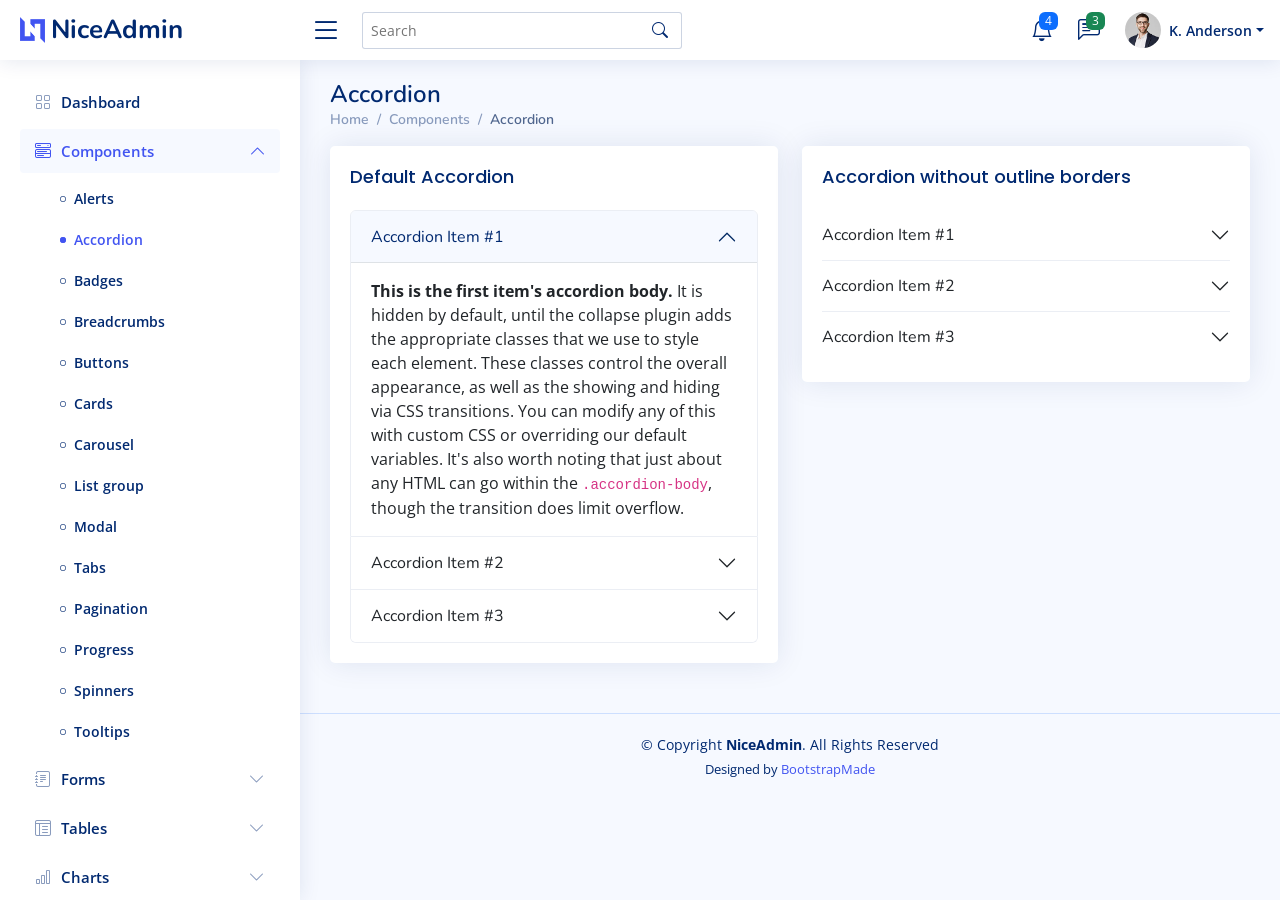
<file: NiceAdmin/components-accordion.html>
<!DOCTYPE html>
<html lang="en">

<head>
  <meta charset="utf-8">
  <meta content="width=device-width, initial-scale=1.0" name="viewport">

  <title>Components / Accordion - NiceAdmin Bootstrap Template</title>
  <meta content="" name="description">
  <meta content="" name="keywords">

  <!-- Favicons -->
  <link href="assets/img/favicon.png" rel="icon">
  <link href="assets/img/apple-touch-icon.png" rel="apple-touch-icon">

  <!-- Google Fonts -->
  <link href="https://fonts.gstatic.com" rel="preconnect">
  <link href="https://fonts.googleapis.com/css?family=Open+Sans:300,300i,400,400i,600,600i,700,700i|Nunito:300,300i,400,400i,600,600i,700,700i|Poppins:300,300i,400,400i,500,500i,600,600i,700,700i" rel="stylesheet">

  <!-- Vendor CSS Files -->
  <link href="assets/vendor/bootstrap/css/bootstrap.min.css" rel="stylesheet">
  <link href="assets/vendor/bootstrap-icons/bootstrap-icons.css" rel="stylesheet">
  <link href="assets/vendor/boxicons/css/boxicons.min.css" rel="stylesheet">
  <link href="assets/vendor/quill/quill.snow.css" rel="stylesheet">
  <link href="assets/vendor/quill/quill.bubble.css" rel="stylesheet">
  <link href="assets/vendor/remixicon/remixicon.css" rel="stylesheet">
  <link href="assets/vendor/simple-datatables/style.css" rel="stylesheet">

  <!-- Template Main CSS File -->
  <link href="assets/css/style.css" rel="stylesheet">

  <!-- =======================================================
  * Template Name: NiceAdmin
  * Updated: Jul 27 2023 with Bootstrap v5.3.1
  * Template URL: https://bootstrapmade.com/nice-admin-bootstrap-admin-html-template/
  * Author: BootstrapMade.com
  * License: https://bootstrapmade.com/license/
  ======================================================== -->
</head>

<body>

  <!-- ======= Header ======= -->
  <header id="header" class="header fixed-top d-flex align-items-center">

    <div class="d-flex align-items-center justify-content-between">
      <a href="index.html" class="logo d-flex align-items-center">
        <img src="assets/img/logo.png" alt="">
        <span class="d-none d-lg-block">NiceAdmin</span>
      </a>
      <i class="bi bi-list toggle-sidebar-btn"></i>
    </div><!-- End Logo -->

    <div class="search-bar">
      <form class="search-form d-flex align-items-center" method="POST" action="#">
        <input type="text" name="query" placeholder="Search" title="Enter search keyword">
        <button type="submit" title="Search"><i class="bi bi-search"></i></button>
      </form>
    </div><!-- End Search Bar -->

    <nav class="header-nav ms-auto">
      <ul class="d-flex align-items-center">

        <li class="nav-item d-block d-lg-none">
          <a class="nav-link nav-icon search-bar-toggle " href="#">
            <i class="bi bi-search"></i>
          </a>
        </li><!-- End Search Icon-->

        <li class="nav-item dropdown">

          <a class="nav-link nav-icon" href="#" data-bs-toggle="dropdown">
            <i class="bi bi-bell"></i>
            <span class="badge bg-primary badge-number">4</span>
          </a><!-- End Notification Icon -->

          <ul class="dropdown-menu dropdown-menu-end dropdown-menu-arrow notifications">
            <li class="dropdown-header">
              You have 4 new notifications
              <a href="#"><span class="badge rounded-pill bg-primary p-2 ms-2">View all</span></a>
            </li>
            <li>
              <hr class="dropdown-divider">
            </li>

            <li class="notification-item">
              <i class="bi bi-exclamation-circle text-warning"></i>
              <div>
                <h4>Lorem Ipsum</h4>
                <p>Quae dolorem earum veritatis oditseno</p>
                <p>30 min. ago</p>
              </div>
            </li>

            <li>
              <hr class="dropdown-divider">
            </li>

            <li class="notification-item">
              <i class="bi bi-x-circle text-danger"></i>
              <div>
                <h4>Atque rerum nesciunt</h4>
                <p>Quae dolorem earum veritatis oditseno</p>
                <p>1 hr. ago</p>
              </div>
            </li>

            <li>
              <hr class="dropdown-divider">
            </li>

            <li class="notification-item">
              <i class="bi bi-check-circle text-success"></i>
              <div>
                <h4>Sit rerum fuga</h4>
                <p>Quae dolorem earum veritatis oditseno</p>
                <p>2 hrs. ago</p>
              </div>
            </li>

            <li>
              <hr class="dropdown-divider">
            </li>

            <li class="notification-item">
              <i class="bi bi-info-circle text-primary"></i>
              <div>
                <h4>Dicta reprehenderit</h4>
                <p>Quae dolorem earum veritatis oditseno</p>
                <p>4 hrs. ago</p>
              </div>
            </li>

            <li>
              <hr class="dropdown-divider">
            </li>
            <li class="dropdown-footer">
              <a href="#">Show all notifications</a>
            </li>

          </ul><!-- End Notification Dropdown Items -->

        </li><!-- End Notification Nav -->

        <li class="nav-item dropdown">

          <a class="nav-link nav-icon" href="#" data-bs-toggle="dropdown">
            <i class="bi bi-chat-left-text"></i>
            <span class="badge bg-success badge-number">3</span>
          </a><!-- End Messages Icon -->

          <ul class="dropdown-menu dropdown-menu-end dropdown-menu-arrow messages">
            <li class="dropdown-header">
              You have 3 new messages
              <a href="#"><span class="badge rounded-pill bg-primary p-2 ms-2">View all</span></a>
            </li>
            <li>
              <hr class="dropdown-divider">
            </li>

            <li class="message-item">
              <a href="#">
                <img src="assets/img/messages-1.jpg" alt="" class="rounded-circle">
                <div>
                  <h4>Maria Hudson</h4>
                  <p>Velit asperiores et ducimus soluta repudiandae labore officia est ut...</p>
                  <p>4 hrs. ago</p>
                </div>
              </a>
            </li>
            <li>
              <hr class="dropdown-divider">
            </li>

            <li class="message-item">
              <a href="#">
                <img src="assets/img/messages-2.jpg" alt="" class="rounded-circle">
                <div>
                  <h4>Anna Nelson</h4>
                  <p>Velit asperiores et ducimus soluta repudiandae labore officia est ut...</p>
                  <p>6 hrs. ago</p>
                </div>
              </a>
            </li>
            <li>
              <hr class="dropdown-divider">
            </li>

            <li class="message-item">
              <a href="#">
                <img src="assets/img/messages-3.jpg" alt="" class="rounded-circle">
                <div>
                  <h4>David Muldon</h4>
                  <p>Velit asperiores et ducimus soluta repudiandae labore officia est ut...</p>
                  <p>8 hrs. ago</p>
                </div>
              </a>
            </li>
            <li>
              <hr class="dropdown-divider">
            </li>

            <li class="dropdown-footer">
              <a href="#">Show all messages</a>
            </li>

          </ul><!-- End Messages Dropdown Items -->

        </li><!-- End Messages Nav -->

        <li class="nav-item dropdown pe-3">

          <a class="nav-link nav-profile d-flex align-items-center pe-0" href="#" data-bs-toggle="dropdown">
            <img src="assets/img/profile-img.jpg" alt="Profile" class="rounded-circle">
            <span class="d-none d-md-block dropdown-toggle ps-2">K. Anderson</span>
          </a><!-- End Profile Iamge Icon -->

          <ul class="dropdown-menu dropdown-menu-end dropdown-menu-arrow profile">
            <li class="dropdown-header">
              <h6>Kevin Anderson</h6>
              <span>Web Designer</span>
            </li>
            <li>
              <hr class="dropdown-divider">
            </li>

            <li>
              <a class="dropdown-item d-flex align-items-center" href="users-profile.html">
                <i class="bi bi-person"></i>
                <span>My Profile</span>
              </a>
            </li>
            <li>
              <hr class="dropdown-divider">
            </li>

            <li>
              <a class="dropdown-item d-flex align-items-center" href="users-profile.html">
                <i class="bi bi-gear"></i>
                <span>Account Settings</span>
              </a>
            </li>
            <li>
              <hr class="dropdown-divider">
            </li>

            <li>
              <a class="dropdown-item d-flex align-items-center" href="pages-faq.html">
                <i class="bi bi-question-circle"></i>
                <span>Need Help?</span>
              </a>
            </li>
            <li>
              <hr class="dropdown-divider">
            </li>

            <li>
              <a class="dropdown-item d-flex align-items-center" href="#">
                <i class="bi bi-box-arrow-right"></i>
                <span>Sign Out</span>
              </a>
            </li>

          </ul><!-- End Profile Dropdown Items -->
        </li><!-- End Profile Nav -->

      </ul>
    </nav><!-- End Icons Navigation -->

  </header><!-- End Header -->

  <!-- ======= Sidebar ======= -->
  <aside id="sidebar" class="sidebar">

    <ul class="sidebar-nav" id="sidebar-nav">

      <li class="nav-item">
        <a class="nav-link collapsed" href="index.html">
          <i class="bi bi-grid"></i>
          <span>Dashboard</span>
        </a>
      </li><!-- End Dashboard Nav -->

      <li class="nav-item">
        <a class="nav-link " data-bs-target="#components-nav" data-bs-toggle="collapse" href="#">
          <i class="bi bi-menu-button-wide"></i><span>Components</span><i class="bi bi-chevron-down ms-auto"></i>
        </a>
        <ul id="components-nav" class="nav-content collapse show" data-bs-parent="#sidebar-nav">
          <li>
            <a href="components-alerts.html">
              <i class="bi bi-circle"></i><span>Alerts</span>
            </a>
          </li>
          <li>
            <a href="components-accordion.html" class="active">
              <i class="bi bi-circle"></i><span>Accordion</span>
            </a>
          </li>
          <li>
            <a href="components-badges.html">
              <i class="bi bi-circle"></i><span>Badges</span>
            </a>
          </li>
          <li>
            <a href="components-breadcrumbs.html">
              <i class="bi bi-circle"></i><span>Breadcrumbs</span>
            </a>
          </li>
          <li>
            <a href="components-buttons.html">
              <i class="bi bi-circle"></i><span>Buttons</span>
            </a>
          </li>
          <li>
            <a href="components-cards.html">
              <i class="bi bi-circle"></i><span>Cards</span>
            </a>
          </li>
          <li>
            <a href="components-carousel.html">
              <i class="bi bi-circle"></i><span>Carousel</span>
            </a>
          </li>
          <li>
            <a href="components-list-group.html">
              <i class="bi bi-circle"></i><span>List group</span>
            </a>
          </li>
          <li>
            <a href="components-modal.html">
              <i class="bi bi-circle"></i><span>Modal</span>
            </a>
          </li>
          <li>
            <a href="components-tabs.html">
              <i class="bi bi-circle"></i><span>Tabs</span>
            </a>
          </li>
          <li>
            <a href="components-pagination.html">
              <i class="bi bi-circle"></i><span>Pagination</span>
            </a>
          </li>
          <li>
            <a href="components-progress.html">
              <i class="bi bi-circle"></i><span>Progress</span>
            </a>
          </li>
          <li>
            <a href="components-spinners.html">
              <i class="bi bi-circle"></i><span>Spinners</span>
            </a>
          </li>
          <li>
            <a href="components-tooltips.html">
              <i class="bi bi-circle"></i><span>Tooltips</span>
            </a>
          </li>
        </ul>
      </li><!-- End Components Nav -->

      <li class="nav-item">
        <a class="nav-link collapsed" data-bs-target="#forms-nav" data-bs-toggle="collapse" href="#">
          <i class="bi bi-journal-text"></i><span>Forms</span><i class="bi bi-chevron-down ms-auto"></i>
        </a>
        <ul id="forms-nav" class="nav-content collapse " data-bs-parent="#sidebar-nav">
          <li>
            <a href="forms-elements.html">
              <i class="bi bi-circle"></i><span>Form Elements</span>
            </a>
          </li>
          <li>
            <a href="forms-layouts.html">
              <i class="bi bi-circle"></i><span>Form Layouts</span>
            </a>
          </li>
          <li>
            <a href="forms-editors.html">
              <i class="bi bi-circle"></i><span>Form Editors</span>
            </a>
          </li>
          <li>
            <a href="forms-validation.html">
              <i class="bi bi-circle"></i><span>Form Validation</span>
            </a>
          </li>
        </ul>
      </li><!-- End Forms Nav -->

      <li class="nav-item">
        <a class="nav-link collapsed" data-bs-target="#tables-nav" data-bs-toggle="collapse" href="#">
          <i class="bi bi-layout-text-window-reverse"></i><span>Tables</span><i class="bi bi-chevron-down ms-auto"></i>
        </a>
        <ul id="tables-nav" class="nav-content collapse " data-bs-parent="#sidebar-nav">
          <li>
            <a href="tables-general.html">
              <i class="bi bi-circle"></i><span>General Tables</span>
            </a>
          </li>
          <li>
            <a href="tables-data.html">
              <i class="bi bi-circle"></i><span>Data Tables</span>
            </a>
          </li>
        </ul>
      </li><!-- End Tables Nav -->

      <li class="nav-item">
        <a class="nav-link collapsed" data-bs-target="#charts-nav" data-bs-toggle="collapse" href="#">
          <i class="bi bi-bar-chart"></i><span>Charts</span><i class="bi bi-chevron-down ms-auto"></i>
        </a>
        <ul id="charts-nav" class="nav-content collapse " data-bs-parent="#sidebar-nav">
          <li>
            <a href="charts-chartjs.html">
              <i class="bi bi-circle"></i><span>Chart.js</span>
            </a>
          </li>
          <li>
            <a href="charts-apexcharts.html">
              <i class="bi bi-circle"></i><span>ApexCharts</span>
            </a>
          </li>
          <li>
            <a href="charts-echarts.html">
              <i class="bi bi-circle"></i><span>ECharts</span>
            </a>
          </li>
        </ul>
      </li><!-- End Charts Nav -->

      <li class="nav-item">
        <a class="nav-link collapsed" data-bs-target="#icons-nav" data-bs-toggle="collapse" href="#">
          <i class="bi bi-gem"></i><span>Icons</span><i class="bi bi-chevron-down ms-auto"></i>
        </a>
        <ul id="icons-nav" class="nav-content collapse " data-bs-parent="#sidebar-nav">
          <li>
            <a href="icons-bootstrap.html">
              <i class="bi bi-circle"></i><span>Bootstrap Icons</span>
            </a>
          </li>
          <li>
            <a href="icons-remix.html">
              <i class="bi bi-circle"></i><span>Remix Icons</span>
            </a>
          </li>
          <li>
            <a href="icons-boxicons.html">
              <i class="bi bi-circle"></i><span>Boxicons</span>
            </a>
          </li>
        </ul>
      </li><!-- End Icons Nav -->

      <li class="nav-heading">Pages</li>

      <li class="nav-item">
        <a class="nav-link collapsed" href="users-profile.html">
          <i class="bi bi-person"></i>
          <span>Profile</span>
        </a>
      </li><!-- End Profile Page Nav -->

      <li class="nav-item">
        <a class="nav-link collapsed" href="pages-faq.html">
          <i class="bi bi-question-circle"></i>
          <span>F.A.Q</span>
        </a>
      </li><!-- End F.A.Q Page Nav -->

      <li class="nav-item">
        <a class="nav-link collapsed" href="pages-contact.html">
          <i class="bi bi-envelope"></i>
          <span>Contact</span>
        </a>
      </li><!-- End Contact Page Nav -->

      <li class="nav-item">
        <a class="nav-link collapsed" href="pages-register.html">
          <i class="bi bi-card-list"></i>
          <span>Register</span>
        </a>
      </li><!-- End Register Page Nav -->

      <li class="nav-item">
        <a class="nav-link collapsed" href="pages-login.html">
          <i class="bi bi-box-arrow-in-right"></i>
          <span>Login</span>
        </a>
      </li><!-- End Login Page Nav -->

      <li class="nav-item">
        <a class="nav-link collapsed" href="pages-error-404.html">
          <i class="bi bi-dash-circle"></i>
          <span>Error 404</span>
        </a>
      </li><!-- End Error 404 Page Nav -->

      <li class="nav-item">
        <a class="nav-link collapsed" href="pages-blank.html">
          <i class="bi bi-file-earmark"></i>
          <span>Blank</span>
        </a>
      </li><!-- End Blank Page Nav -->

    </ul>

  </aside><!-- End Sidebar-->

  <main id="main" class="main">

    <div class="pagetitle">
      <h1>Accordion</h1>
      <nav>
        <ol class="breadcrumb">
          <li class="breadcrumb-item"><a href="index.html">Home</a></li>
          <li class="breadcrumb-item">Components</li>
          <li class="breadcrumb-item active">Accordion</li>
        </ol>
      </nav>
    </div><!-- End Page Title -->

    <section class="section">
      <div class="row">
        <div class="col-lg-6">

          <div class="card">
            <div class="card-body">
              <h5 class="card-title">Default Accordion</h5>

              <!-- Default Accordion -->
              <div class="accordion" id="accordionExample">
                <div class="accordion-item">
                  <h2 class="accordion-header" id="headingOne">
                    <button class="accordion-button" type="button" data-bs-toggle="collapse" data-bs-target="#collapseOne" aria-expanded="true" aria-controls="collapseOne">
                      Accordion Item #1
                    </button>
                  </h2>
                  <div id="collapseOne" class="accordion-collapse collapse show" aria-labelledby="headingOne" data-bs-parent="#accordionExample">
                    <div class="accordion-body">
                      <strong>This is the first item's accordion body.</strong> It is hidden by default, until the collapse plugin adds the appropriate classes that we use to style each element. These classes control the overall appearance, as well as the showing and hiding via CSS transitions. You can modify any of this with custom CSS or overriding our default variables. It's also worth noting that just about any HTML can go within the <code>.accordion-body</code>, though the transition does limit overflow.
                    </div>
                  </div>
                </div>
                <div class="accordion-item">
                  <h2 class="accordion-header" id="headingTwo">
                    <button class="accordion-button collapsed" type="button" data-bs-toggle="collapse" data-bs-target="#collapseTwo" aria-expanded="false" aria-controls="collapseTwo">
                      Accordion Item #2
                    </button>
                  </h2>
                  <div id="collapseTwo" class="accordion-collapse collapse" aria-labelledby="headingTwo" data-bs-parent="#accordionExample">
                    <div class="accordion-body">
                      <strong>This is the second item's accordion body.</strong> It is hidden by default, until the collapse plugin adds the appropriate classes that we use to style each element. These classes control the overall appearance, as well as the showing and hiding via CSS transitions. You can modify any of this with custom CSS or overriding our default variables. It's also worth noting that just about any HTML can go within the <code>.accordion-body</code>, though the transition does limit overflow.
                    </div>
                  </div>
                </div>
                <div class="accordion-item">
                  <h2 class="accordion-header" id="headingThree">
                    <button class="accordion-button collapsed" type="button" data-bs-toggle="collapse" data-bs-target="#collapseThree" aria-expanded="false" aria-controls="collapseThree">
                      Accordion Item #3
                    </button>
                  </h2>
                  <div id="collapseThree" class="accordion-collapse collapse" aria-labelledby="headingThree" data-bs-parent="#accordionExample">
                    <div class="accordion-body">
                      <strong>This is the third item's accordion body.</strong> It is hidden by default, until the collapse plugin adds the appropriate classes that we use to style each element. These classes control the overall appearance, as well as the showing and hiding via CSS transitions. You can modify any of this with custom CSS or overriding our default variables. It's also worth noting that just about any HTML can go within the <code>.accordion-body</code>, though the transition does limit overflow.
                    </div>
                  </div>
                </div>
              </div><!-- End Default Accordion Example -->

            </div>
          </div>

        </div>

        <div class="col-lg-6">

          <div class="card">
            <div class="card-body">
              <h5 class="card-title">Accordion without outline borders</h5>

              <!-- Accordion without outline borders -->
              <div class="accordion accordion-flush" id="accordionFlushExample">
                <div class="accordion-item">
                  <h2 class="accordion-header" id="flush-headingOne">
                    <button class="accordion-button collapsed" type="button" data-bs-toggle="collapse" data-bs-target="#flush-collapseOne" aria-expanded="false" aria-controls="flush-collapseOne">
                      Accordion Item #1
                    </button>
                  </h2>
                  <div id="flush-collapseOne" class="accordion-collapse collapse" aria-labelledby="flush-headingOne" data-bs-parent="#accordionFlushExample">
                    <div class="accordion-body">Placeholder content for this accordion, which is intended to demonstrate the <code>.accordion-flush</code> class. This is the first item's accordion body.</div>
                  </div>
                </div>
                <div class="accordion-item">
                  <h2 class="accordion-header" id="flush-headingTwo">
                    <button class="accordion-button collapsed" type="button" data-bs-toggle="collapse" data-bs-target="#flush-collapseTwo" aria-expanded="false" aria-controls="flush-collapseTwo">
                      Accordion Item #2
                    </button>
                  </h2>
                  <div id="flush-collapseTwo" class="accordion-collapse collapse" aria-labelledby="flush-headingTwo" data-bs-parent="#accordionFlushExample">
                    <div class="accordion-body">Placeholder content for this accordion, which is intended to demonstrate the <code>.accordion-flush</code> class. This is the second item's accordion body. Let's imagine this being filled with some actual content.</div>
                  </div>
                </div>
                <div class="accordion-item">
                  <h2 class="accordion-header" id="flush-headingThree">
                    <button class="accordion-button collapsed" type="button" data-bs-toggle="collapse" data-bs-target="#flush-collapseThree" aria-expanded="false" aria-controls="flush-collapseThree">
                      Accordion Item #3
                    </button>
                  </h2>
                  <div id="flush-collapseThree" class="accordion-collapse collapse" aria-labelledby="flush-headingThree" data-bs-parent="#accordionFlushExample">
                    <div class="accordion-body">Placeholder content for this accordion, which is intended to demonstrate the <code>.accordion-flush</code> class. This is the third item's accordion body. Nothing more exciting happening here in terms of content, but just filling up the space to make it look, at least at first glance, a bit more representative of how this would look in a real-world application.</div>
                  </div>
                </div>
              </div><!-- End Accordion without outline borders -->

            </div>
          </div>

        </div>
      </div>
    </section>

  </main><!-- End #main -->

  <!-- ======= Footer ======= -->
  <footer id="footer" class="footer">
    <div class="copyright">
      &copy; Copyright <strong><span>NiceAdmin</span></strong>. All Rights Reserved
    </div>
    <div class="credits">
      <!-- All the links in the footer should remain intact. -->
      <!-- You can delete the links only if you purchased the pro version. -->
      <!-- Licensing information: https://bootstrapmade.com/license/ -->
      <!-- Purchase the pro version with working PHP/AJAX contact form: https://bootstrapmade.com/nice-admin-bootstrap-admin-html-template/ -->
      Designed by <a href="https://bootstrapmade.com/">BootstrapMade</a>
    </div>
  </footer><!-- End Footer -->

  <a href="#" class="back-to-top d-flex align-items-center justify-content-center"><i class="bi bi-arrow-up-short"></i></a>

  <!-- Vendor JS Files -->
  <script src="assets/vendor/apexcharts/apexcharts.min.js"></script>
  <script src="assets/vendor/bootstrap/js/bootstrap.bundle.min.js"></script>
  <script src="assets/vendor/chart.js/chart.umd.js"></script>
  <script src="assets/vendor/echarts/echarts.min.js"></script>
  <script src="assets/vendor/quill/quill.min.js"></script>
  <script src="assets/vendor/simple-datatables/simple-datatables.js"></script>
  <script src="assets/vendor/tinymce/tinymce.min.js"></script>
  <script src="assets/vendor/php-email-form/validate.js"></script>

  <!-- Template Main JS File -->
  <script src="assets/js/main.js"></script>

</body>

</html>
</file>
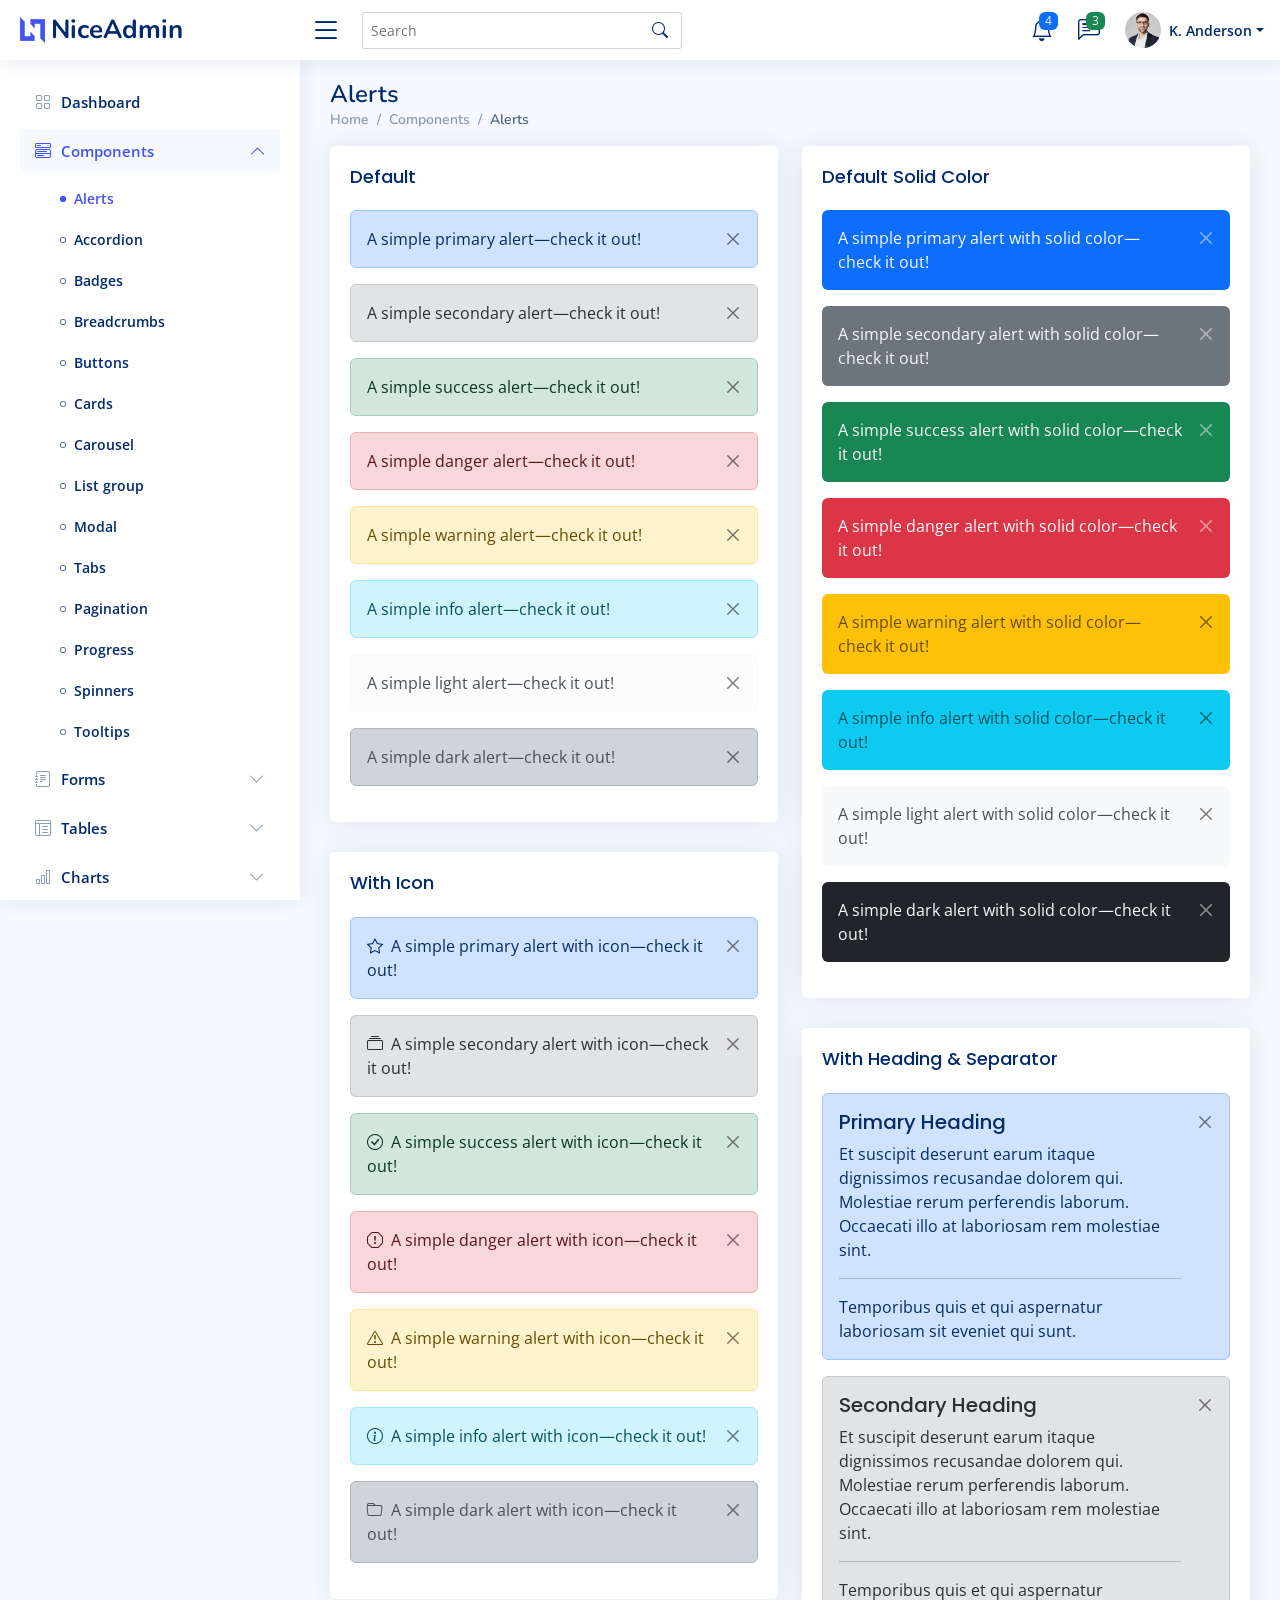
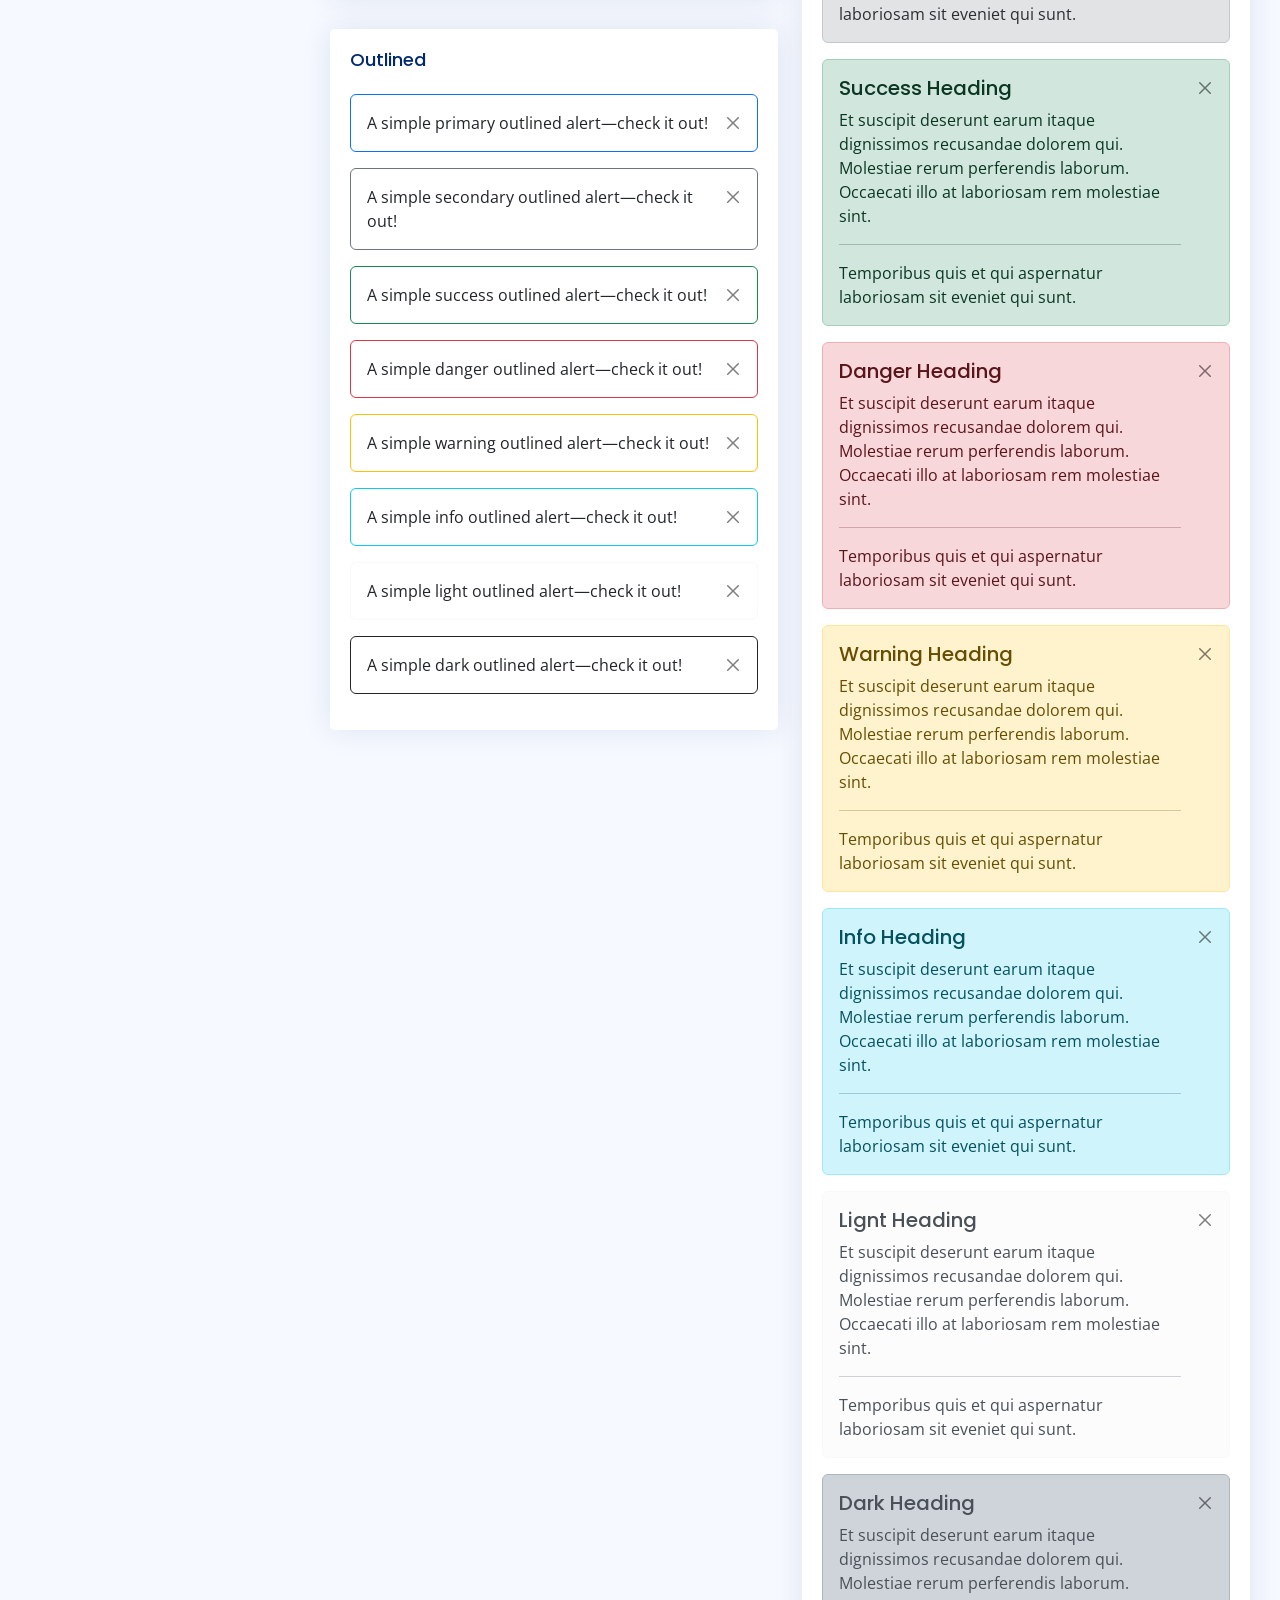
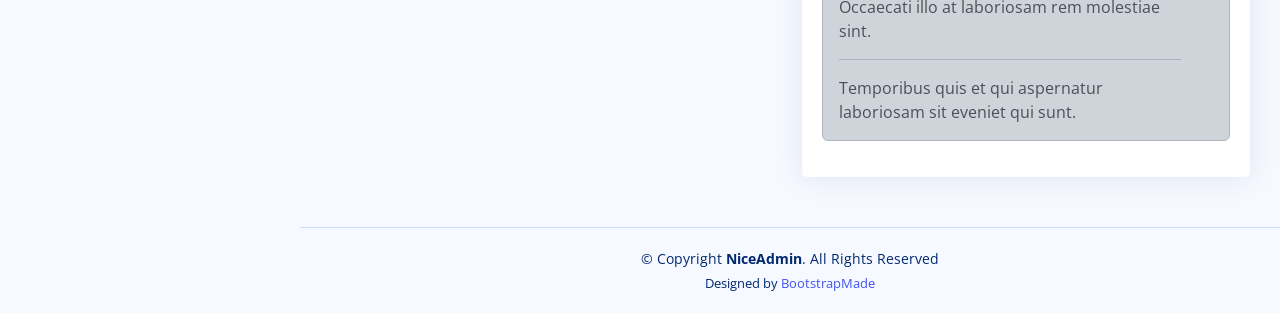
<file: NiceAdmin/components-alerts.html>
<!DOCTYPE html>
<html lang="en">

<head>
  <meta charset="utf-8">
  <meta content="width=device-width, initial-scale=1.0" name="viewport">

  <title>Components / Alerts - NiceAdmin Bootstrap Template</title>
  <meta content="" name="description">
  <meta content="" name="keywords">

  <!-- Favicons -->
  <link href="assets/img/favicon.png" rel="icon">
  <link href="assets/img/apple-touch-icon.png" rel="apple-touch-icon">

  <!-- Google Fonts -->
  <link href="https://fonts.gstatic.com" rel="preconnect">
  <link href="https://fonts.googleapis.com/css?family=Open+Sans:300,300i,400,400i,600,600i,700,700i|Nunito:300,300i,400,400i,600,600i,700,700i|Poppins:300,300i,400,400i,500,500i,600,600i,700,700i" rel="stylesheet">

  <!-- Vendor CSS Files -->
  <link href="assets/vendor/bootstrap/css/bootstrap.min.css" rel="stylesheet">
  <link href="assets/vendor/bootstrap-icons/bootstrap-icons.css" rel="stylesheet">
  <link href="assets/vendor/boxicons/css/boxicons.min.css" rel="stylesheet">
  <link href="assets/vendor/quill/quill.snow.css" rel="stylesheet">
  <link href="assets/vendor/quill/quill.bubble.css" rel="stylesheet">
  <link href="assets/vendor/remixicon/remixicon.css" rel="stylesheet">
  <link href="assets/vendor/simple-datatables/style.css" rel="stylesheet">

  <!-- Template Main CSS File -->
  <link href="assets/css/style.css" rel="stylesheet">

  <!-- =======================================================
  * Template Name: NiceAdmin
  * Updated: Jul 27 2023 with Bootstrap v5.3.1
  * Template URL: https://bootstrapmade.com/nice-admin-bootstrap-admin-html-template/
  * Author: BootstrapMade.com
  * License: https://bootstrapmade.com/license/
  ======================================================== -->
</head>

<body>

  <!-- ======= Header ======= -->
  <header id="header" class="header fixed-top d-flex align-items-center">

    <div class="d-flex align-items-center justify-content-between">
      <a href="index.html" class="logo d-flex align-items-center">
        <img src="assets/img/logo.png" alt="">
        <span class="d-none d-lg-block">NiceAdmin</span>
      </a>
      <i class="bi bi-list toggle-sidebar-btn"></i>
    </div><!-- End Logo -->

    <div class="search-bar">
      <form class="search-form d-flex align-items-center" method="POST" action="#">
        <input type="text" name="query" placeholder="Search" title="Enter search keyword">
        <button type="submit" title="Search"><i class="bi bi-search"></i></button>
      </form>
    </div><!-- End Search Bar -->

    <nav class="header-nav ms-auto">
      <ul class="d-flex align-items-center">

        <li class="nav-item d-block d-lg-none">
          <a class="nav-link nav-icon search-bar-toggle " href="#">
            <i class="bi bi-search"></i>
          </a>
        </li><!-- End Search Icon-->

        <li class="nav-item dropdown">

          <a class="nav-link nav-icon" href="#" data-bs-toggle="dropdown">
            <i class="bi bi-bell"></i>
            <span class="badge bg-primary badge-number">4</span>
          </a><!-- End Notification Icon -->

          <ul class="dropdown-menu dropdown-menu-end dropdown-menu-arrow notifications">
            <li class="dropdown-header">
              You have 4 new notifications
              <a href="#"><span class="badge rounded-pill bg-primary p-2 ms-2">View all</span></a>
            </li>
            <li>
              <hr class="dropdown-divider">
            </li>

            <li class="notification-item">
              <i class="bi bi-exclamation-circle text-warning"></i>
              <div>
                <h4>Lorem Ipsum</h4>
                <p>Quae dolorem earum veritatis oditseno</p>
                <p>30 min. ago</p>
              </div>
            </li>

            <li>
              <hr class="dropdown-divider">
            </li>

            <li class="notification-item">
              <i class="bi bi-x-circle text-danger"></i>
              <div>
                <h4>Atque rerum nesciunt</h4>
                <p>Quae dolorem earum veritatis oditseno</p>
                <p>1 hr. ago</p>
              </div>
            </li>

            <li>
              <hr class="dropdown-divider">
            </li>

            <li class="notification-item">
              <i class="bi bi-check-circle text-success"></i>
              <div>
                <h4>Sit rerum fuga</h4>
                <p>Quae dolorem earum veritatis oditseno</p>
                <p>2 hrs. ago</p>
              </div>
            </li>

            <li>
              <hr class="dropdown-divider">
            </li>

            <li class="notification-item">
              <i class="bi bi-info-circle text-primary"></i>
              <div>
                <h4>Dicta reprehenderit</h4>
                <p>Quae dolorem earum veritatis oditseno</p>
                <p>4 hrs. ago</p>
              </div>
            </li>

            <li>
              <hr class="dropdown-divider">
            </li>
            <li class="dropdown-footer">
              <a href="#">Show all notifications</a>
            </li>

          </ul><!-- End Notification Dropdown Items -->

        </li><!-- End Notification Nav -->

        <li class="nav-item dropdown">

          <a class="nav-link nav-icon" href="#" data-bs-toggle="dropdown">
            <i class="bi bi-chat-left-text"></i>
            <span class="badge bg-success badge-number">3</span>
          </a><!-- End Messages Icon -->

          <ul class="dropdown-menu dropdown-menu-end dropdown-menu-arrow messages">
            <li class="dropdown-header">
              You have 3 new messages
              <a href="#"><span class="badge rounded-pill bg-primary p-2 ms-2">View all</span></a>
            </li>
            <li>
              <hr class="dropdown-divider">
            </li>

            <li class="message-item">
              <a href="#">
                <img src="assets/img/messages-1.jpg" alt="" class="rounded-circle">
                <div>
                  <h4>Maria Hudson</h4>
                  <p>Velit asperiores et ducimus soluta repudiandae labore officia est ut...</p>
                  <p>4 hrs. ago</p>
                </div>
              </a>
            </li>
            <li>
              <hr class="dropdown-divider">
            </li>

            <li class="message-item">
              <a href="#">
                <img src="assets/img/messages-2.jpg" alt="" class="rounded-circle">
                <div>
                  <h4>Anna Nelson</h4>
                  <p>Velit asperiores et ducimus soluta repudiandae labore officia est ut...</p>
                  <p>6 hrs. ago</p>
                </div>
              </a>
            </li>
            <li>
              <hr class="dropdown-divider">
            </li>

            <li class="message-item">
              <a href="#">
                <img src="assets/img/messages-3.jpg" alt="" class="rounded-circle">
                <div>
                  <h4>David Muldon</h4>
                  <p>Velit asperiores et ducimus soluta repudiandae labore officia est ut...</p>
                  <p>8 hrs. ago</p>
                </div>
              </a>
            </li>
            <li>
              <hr class="dropdown-divider">
            </li>

            <li class="dropdown-footer">
              <a href="#">Show all messages</a>
            </li>

          </ul><!-- End Messages Dropdown Items -->

        </li><!-- End Messages Nav -->

        <li class="nav-item dropdown pe-3">

          <a class="nav-link nav-profile d-flex align-items-center pe-0" href="#" data-bs-toggle="dropdown">
            <img src="assets/img/profile-img.jpg" alt="Profile" class="rounded-circle">
            <span class="d-none d-md-block dropdown-toggle ps-2">K. Anderson</span>
          </a><!-- End Profile Iamge Icon -->

          <ul class="dropdown-menu dropdown-menu-end dropdown-menu-arrow profile">
            <li class="dropdown-header">
              <h6>Kevin Anderson</h6>
              <span>Web Designer</span>
            </li>
            <li>
              <hr class="dropdown-divider">
            </li>

            <li>
              <a class="dropdown-item d-flex align-items-center" href="users-profile.html">
                <i class="bi bi-person"></i>
                <span>My Profile</span>
              </a>
            </li>
            <li>
              <hr class="dropdown-divider">
            </li>

            <li>
              <a class="dropdown-item d-flex align-items-center" href="users-profile.html">
                <i class="bi bi-gear"></i>
                <span>Account Settings</span>
              </a>
            </li>
            <li>
              <hr class="dropdown-divider">
            </li>

            <li>
              <a class="dropdown-item d-flex align-items-center" href="pages-faq.html">
                <i class="bi bi-question-circle"></i>
                <span>Need Help?</span>
              </a>
            </li>
            <li>
              <hr class="dropdown-divider">
            </li>

            <li>
              <a class="dropdown-item d-flex align-items-center" href="#">
                <i class="bi bi-box-arrow-right"></i>
                <span>Sign Out</span>
              </a>
            </li>

          </ul><!-- End Profile Dropdown Items -->
        </li><!-- End Profile Nav -->

      </ul>
    </nav><!-- End Icons Navigation -->

  </header><!-- End Header -->

  <!-- ======= Sidebar ======= -->
  <aside id="sidebar" class="sidebar">

    <ul class="sidebar-nav" id="sidebar-nav">

      <li class="nav-item">
        <a class="nav-link collapsed" href="index.html">
          <i class="bi bi-grid"></i>
          <span>Dashboard</span>
        </a>
      </li><!-- End Dashboard Nav -->

      <li class="nav-item">
        <a class="nav-link " data-bs-target="#components-nav" data-bs-toggle="collapse" href="#">
          <i class="bi bi-menu-button-wide"></i><span>Components</span><i class="bi bi-chevron-down ms-auto"></i>
        </a>
        <ul id="components-nav" class="nav-content collapse show" data-bs-parent="#sidebar-nav">
          <li>
            <a href="components-alerts.html" class="active">
              <i class="bi bi-circle"></i><span>Alerts</span>
            </a>
          </li>
          <li>
            <a href="components-accordion.html">
              <i class="bi bi-circle"></i><span>Accordion</span>
            </a>
          </li>
          <li>
            <a href="components-badges.html">
              <i class="bi bi-circle"></i><span>Badges</span>
            </a>
          </li>
          <li>
            <a href="components-breadcrumbs.html">
              <i class="bi bi-circle"></i><span>Breadcrumbs</span>
            </a>
          </li>
          <li>
            <a href="components-buttons.html">
              <i class="bi bi-circle"></i><span>Buttons</span>
            </a>
          </li>
          <li>
            <a href="components-cards.html">
              <i class="bi bi-circle"></i><span>Cards</span>
            </a>
          </li>
          <li>
            <a href="components-carousel.html">
              <i class="bi bi-circle"></i><span>Carousel</span>
            </a>
          </li>
          <li>
            <a href="components-list-group.html">
              <i class="bi bi-circle"></i><span>List group</span>
            </a>
          </li>
          <li>
            <a href="components-modal.html">
              <i class="bi bi-circle"></i><span>Modal</span>
            </a>
          </li>
          <li>
            <a href="components-tabs.html">
              <i class="bi bi-circle"></i><span>Tabs</span>
            </a>
          </li>
          <li>
            <a href="components-pagination.html">
              <i class="bi bi-circle"></i><span>Pagination</span>
            </a>
          </li>
          <li>
            <a href="components-progress.html">
              <i class="bi bi-circle"></i><span>Progress</span>
            </a>
          </li>
          <li>
            <a href="components-spinners.html">
              <i class="bi bi-circle"></i><span>Spinners</span>
            </a>
          </li>
          <li>
            <a href="components-tooltips.html">
              <i class="bi bi-circle"></i><span>Tooltips</span>
            </a>
          </li>
        </ul>
      </li><!-- End Components Nav -->

      <li class="nav-item">
        <a class="nav-link collapsed" data-bs-target="#forms-nav" data-bs-toggle="collapse" href="#">
          <i class="bi bi-journal-text"></i><span>Forms</span><i class="bi bi-chevron-down ms-auto"></i>
        </a>
        <ul id="forms-nav" class="nav-content collapse " data-bs-parent="#sidebar-nav">
          <li>
            <a href="forms-elements.html">
              <i class="bi bi-circle"></i><span>Form Elements</span>
            </a>
          </li>
          <li>
            <a href="forms-layouts.html">
              <i class="bi bi-circle"></i><span>Form Layouts</span>
            </a>
          </li>
          <li>
            <a href="forms-editors.html">
              <i class="bi bi-circle"></i><span>Form Editors</span>
            </a>
          </li>
          <li>
            <a href="forms-validation.html">
              <i class="bi bi-circle"></i><span>Form Validation</span>
            </a>
          </li>
        </ul>
      </li><!-- End Forms Nav -->

      <li class="nav-item">
        <a class="nav-link collapsed" data-bs-target="#tables-nav" data-bs-toggle="collapse" href="#">
          <i class="bi bi-layout-text-window-reverse"></i><span>Tables</span><i class="bi bi-chevron-down ms-auto"></i>
        </a>
        <ul id="tables-nav" class="nav-content collapse " data-bs-parent="#sidebar-nav">
          <li>
            <a href="tables-general.html">
              <i class="bi bi-circle"></i><span>General Tables</span>
            </a>
          </li>
          <li>
            <a href="tables-data.html">
              <i class="bi bi-circle"></i><span>Data Tables</span>
            </a>
          </li>
        </ul>
      </li><!-- End Tables Nav -->

      <li class="nav-item">
        <a class="nav-link collapsed" data-bs-target="#charts-nav" data-bs-toggle="collapse" href="#">
          <i class="bi bi-bar-chart"></i><span>Charts</span><i class="bi bi-chevron-down ms-auto"></i>
        </a>
        <ul id="charts-nav" class="nav-content collapse " data-bs-parent="#sidebar-nav">
          <li>
            <a href="charts-chartjs.html">
              <i class="bi bi-circle"></i><span>Chart.js</span>
            </a>
          </li>
          <li>
            <a href="charts-apexcharts.html">
              <i class="bi bi-circle"></i><span>ApexCharts</span>
            </a>
          </li>
          <li>
            <a href="charts-echarts.html">
              <i class="bi bi-circle"></i><span>ECharts</span>
            </a>
          </li>
        </ul>
      </li><!-- End Charts Nav -->

      <li class="nav-item">
        <a class="nav-link collapsed" data-bs-target="#icons-nav" data-bs-toggle="collapse" href="#">
          <i class="bi bi-gem"></i><span>Icons</span><i class="bi bi-chevron-down ms-auto"></i>
        </a>
        <ul id="icons-nav" class="nav-content collapse " data-bs-parent="#sidebar-nav">
          <li>
            <a href="icons-bootstrap.html">
              <i class="bi bi-circle"></i><span>Bootstrap Icons</span>
            </a>
          </li>
          <li>
            <a href="icons-remix.html">
              <i class="bi bi-circle"></i><span>Remix Icons</span>
            </a>
          </li>
          <li>
            <a href="icons-boxicons.html">
              <i class="bi bi-circle"></i><span>Boxicons</span>
            </a>
          </li>
        </ul>
      </li><!-- End Icons Nav -->

      <li class="nav-heading">Pages</li>

      <li class="nav-item">
        <a class="nav-link collapsed" href="users-profile.html">
          <i class="bi bi-person"></i>
          <span>Profile</span>
        </a>
      </li><!-- End Profile Page Nav -->

      <li class="nav-item">
        <a class="nav-link collapsed" href="pages-faq.html">
          <i class="bi bi-question-circle"></i>
          <span>F.A.Q</span>
        </a>
      </li><!-- End F.A.Q Page Nav -->

      <li class="nav-item">
        <a class="nav-link collapsed" href="pages-contact.html">
          <i class="bi bi-envelope"></i>
          <span>Contact</span>
        </a>
      </li><!-- End Contact Page Nav -->

      <li class="nav-item">
        <a class="nav-link collapsed" href="pages-register.html">
          <i class="bi bi-card-list"></i>
          <span>Register</span>
        </a>
      </li><!-- End Register Page Nav -->

      <li class="nav-item">
        <a class="nav-link collapsed" href="pages-login.html">
          <i class="bi bi-box-arrow-in-right"></i>
          <span>Login</span>
        </a>
      </li><!-- End Login Page Nav -->

      <li class="nav-item">
        <a class="nav-link collapsed" href="pages-error-404.html">
          <i class="bi bi-dash-circle"></i>
          <span>Error 404</span>
        </a>
      </li><!-- End Error 404 Page Nav -->

      <li class="nav-item">
        <a class="nav-link collapsed" href="pages-blank.html">
          <i class="bi bi-file-earmark"></i>
          <span>Blank</span>
        </a>
      </li><!-- End Blank Page Nav -->

    </ul>

  </aside><!-- End Sidebar-->

  <main id="main" class="main">

    <div class="pagetitle">
      <h1>Alerts</h1>
      <nav>
        <ol class="breadcrumb">
          <li class="breadcrumb-item"><a href="index.html">Home</a></li>
          <li class="breadcrumb-item">Components</li>
          <li class="breadcrumb-item active">Alerts</li>
        </ol>
      </nav>
    </div><!-- End Page Title -->

    <section class="section">
      <div class="row">
        <div class="col-lg-6">

          <div class="card">
            <div class="card-body">

              <h5 class="card-title">Default</h5>

              <div class="alert alert-primary alert-dismissible fade show" role="alert">
                A simple primary alert—check it out!
                <button type="button" class="btn-close" data-bs-dismiss="alert" aria-label="Close"></button>
              </div>

              <div class="alert alert-secondary alert-dismissible fade show" role="alert">
                A simple secondary alert—check it out!
                <button type="button" class="btn-close" data-bs-dismiss="alert" aria-label="Close"></button>
              </div>

              <div class="alert alert-success alert-dismissible fade show" role="alert">
                A simple success alert—check it out!
                <button type="button" class="btn-close" data-bs-dismiss="alert" aria-label="Close"></button>
              </div>

              <div class="alert alert-danger alert-dismissible fade show" role="alert">
                A simple danger alert—check it out!
                <button type="button" class="btn-close" data-bs-dismiss="alert" aria-label="Close"></button>
              </div>

              <div class="alert alert-warning alert-dismissible fade show" role="alert">
                A simple warning alert—check it out!
                <button type="button" class="btn-close" data-bs-dismiss="alert" aria-label="Close"></button>
              </div>

              <div class="alert alert-info alert-dismissible fade show" role="alert">
                A simple info alert—check it out!
                <button type="button" class="btn-close" data-bs-dismiss="alert" aria-label="Close"></button>
              </div>

              <div class="alert alert-light border-light alert-dismissible fade show" role="alert">
                A simple light alert—check it out!
                <button type="button" class="btn-close" data-bs-dismiss="alert" aria-label="Close"></button>
              </div>

              <div class="alert alert-dark alert-dismissible fade show" role="alert">
                A simple dark alert—check it out!
                <button type="button" class="btn-close" data-bs-dismiss="alert" aria-label="Close"></button>
              </div>

            </div>
          </div>

          <div class="card">
            <div class="card-body">
              <h5 class="card-title">With Icon</h5>

              <div class="alert alert-primary alert-dismissible fade show" role="alert">
                <i class="bi bi-star me-1"></i>
                A simple primary alert with icon—check it out!
                <button type="button" class="btn-close" data-bs-dismiss="alert" aria-label="Close"></button>
              </div>

              <div class="alert alert-secondary alert-dismissible fade show" role="alert">
                <i class="bi bi-collection me-1"></i>
                A simple secondary alert with icon—check it out!
                <button type="button" class="btn-close" data-bs-dismiss="alert" aria-label="Close"></button>
              </div>

              <div class="alert alert-success alert-dismissible fade show" role="alert">
                <i class="bi bi-check-circle me-1"></i>
                A simple success alert with icon—check it out!
                <button type="button" class="btn-close" data-bs-dismiss="alert" aria-label="Close"></button>
              </div>

              <div class="alert alert-danger alert-dismissible fade show" role="alert">
                <i class="bi bi-exclamation-octagon me-1"></i>
                A simple danger alert with icon—check it out!
                <button type="button" class="btn-close" data-bs-dismiss="alert" aria-label="Close"></button>
              </div>

              <div class="alert alert-warning alert-dismissible fade show" role="alert">
                <i class="bi bi-exclamation-triangle me-1"></i>
                A simple warning alert with icon—check it out!
                <button type="button" class="btn-close" data-bs-dismiss="alert" aria-label="Close"></button>
              </div>

              <div class="alert alert-info alert-dismissible fade show" role="alert">
                <i class="bi bi-info-circle me-1"></i>
                A simple info alert with icon—check it out!
                <button type="button" class="btn-close" data-bs-dismiss="alert" aria-label="Close"></button>
              </div>

              <div class="alert alert-dark alert-dismissible fade show" role="alert">
                <i class="bi bi-folder me-1"></i>
                A simple dark alert with icon—check it out!
                <button type="button" class="btn-close" data-bs-dismiss="alert" aria-label="Close"></button>
              </div>

            </div>
          </div>

          <div class="card">
            <div class="card-body">
              <h5 class="card-title">Outlined</h5>

              <div class="alert border-primary alert-dismissible fade show" role="alert">
                A simple primary outlined alert—check it out!
                <button type="button" class="btn-close" data-bs-dismiss="alert" aria-label="Close"></button>
              </div>

              <div class="alert border-secondary alert-dismissible fade show" role="alert">
                A simple secondary outlined alert—check it out!
                <button type="button" class="btn-close" data-bs-dismiss="alert" aria-label="Close"></button>
              </div>

              <div class="alert border-success alert-dismissible fade show" role="alert">
                A simple success outlined alert—check it out!
                <button type="button" class="btn-close" data-bs-dismiss="alert" aria-label="Close"></button>
              </div>

              <div class="alert border-danger alert-dismissible fade show" role="alert">
                A simple danger outlined alert—check it out!
                <button type="button" class="btn-close" data-bs-dismiss="alert" aria-label="Close"></button>
              </div>

              <div class="alert border-warning alert-dismissible fade show" role="alert">
                A simple warning outlined alert—check it out!
                <button type="button" class="btn-close" data-bs-dismiss="alert" aria-label="Close"></button>
              </div>

              <div class="alert border-info alert-dismissible fade show" role="alert">
                A simple info outlined alert—check it out!
                <button type="button" class="btn-close" data-bs-dismiss="alert" aria-label="Close"></button>
              </div>

              <div class="alert border-light alert-dismissible fade show" role="alert">
                A simple light outlined alert—check it out!
                <button type="button" class="btn-close" data-bs-dismiss="alert" aria-label="Close"></button>
              </div>

              <div class="alert border-dark alert-dismissible fade show" role="alert">
                A simple dark outlined alert—check it out!
                <button type="button" class="btn-close" data-bs-dismiss="alert" aria-label="Close"></button>
              </div>

            </div>
          </div>

        </div>

        <div class="col-lg-6">

          <div class="card">
            <div class="card-body">
              <h5 class="card-title">Default Solid Color</h5>

              <div class="alert alert-primary bg-primary text-light border-0 alert-dismissible fade show" role="alert">
                A simple primary alert with solid color—check it out!
                <button type="button" class="btn-close btn-close-white" data-bs-dismiss="alert" aria-label="Close"></button>
              </div>

              <div class="alert alert-secondary bg-secondary text-light border-0 alert-dismissible fade show" role="alert">
                A simple secondary alert with solid color—check it out!
                <button type="button" class="btn-close btn-close-white" data-bs-dismiss="alert" aria-label="Close"></button>
              </div>

              <div class="alert alert-success bg-success text-light border-0 alert-dismissible fade show" role="alert">
                A simple success alert with solid color—check it out!
                <button type="button" class="btn-close btn-close-white" data-bs-dismiss="alert" aria-label="Close"></button>
              </div>

              <div class="alert alert-danger bg-danger text-light border-0 alert-dismissible fade show" role="alert">
                A simple danger alert with solid color—check it out!
                <button type="button" class="btn-close btn-close-white" data-bs-dismiss="alert" aria-label="Close"></button>
              </div>

              <div class="alert alert-warning bg-warning border-0 alert-dismissible fade show" role="alert">
                A simple warning alert with solid color—check it out!
                <button type="button" class="btn-close" data-bs-dismiss="alert" aria-label="Close"></button>
              </div>

              <div class="alert alert-info bg-info border-0 alert-dismissible fade show" role="alert">
                A simple info alert with solid color—check it out!
                <button type="button" class="btn-close" data-bs-dismiss="alert" aria-label="Close"></button>
              </div>

              <div class="alert alert-light bg-light border-0 alert-dismissible fade show" role="alert">
                A simple light alert with solid color—check it out!
                <button type="button" class="btn-close" data-bs-dismiss="alert" aria-label="Close"></button>
              </div>

              <div class="alert alert-dark bg-dark text-light border-0 alert-dismissible fade show" role="alert">
                A simple dark alert with solid color—check it out!
                <button type="button" class="btn-close btn-close-white" data-bs-dismiss="alert" aria-label="Close"></button>
              </div>

            </div>
          </div>

          <div class="card">
            <div class="card-body">
              <h5 class="card-title">With Heading &amp Separator</h5>

              <div class="alert alert-primary alert-dismissible fade show" role="alert">
                <h4 class="alert-heading">Primary Heading</h4>
                <p>Et suscipit deserunt earum itaque dignissimos recusandae dolorem qui. Molestiae rerum perferendis laborum. Occaecati illo at laboriosam rem molestiae sint.</p>
                <hr>
                <p class="mb-0">Temporibus quis et qui aspernatur laboriosam sit eveniet qui sunt.</p>
                <button type="button" class="btn-close" data-bs-dismiss="alert" aria-label="Close"></button>
              </div>

              <div class="alert alert-secondary alert-dismissible fade show" role="alert">
                <h4 class="alert-heading">Secondary Heading</h4>
                <p>Et suscipit deserunt earum itaque dignissimos recusandae dolorem qui. Molestiae rerum perferendis laborum. Occaecati illo at laboriosam rem molestiae sint.</p>
                <hr>
                <p class="mb-0">Temporibus quis et qui aspernatur laboriosam sit eveniet qui sunt.</p>
                <button type="button" class="btn-close" data-bs-dismiss="alert" aria-label="Close"></button>
              </div>

              <div class="alert alert-success alert-dismissible fade show" role="alert">
                <h4 class="alert-heading">Success Heading</h4>
                <p>Et suscipit deserunt earum itaque dignissimos recusandae dolorem qui. Molestiae rerum perferendis laborum. Occaecati illo at laboriosam rem molestiae sint.</p>
                <hr>
                <p class="mb-0">Temporibus quis et qui aspernatur laboriosam sit eveniet qui sunt.</p>
                <button type="button" class="btn-close" data-bs-dismiss="alert" aria-label="Close"></button>
              </div>

              <div class="alert alert-danger alert-dismissible fade show" role="alert">
                <h4 class="alert-heading">Danger Heading</h4>
                <p>Et suscipit deserunt earum itaque dignissimos recusandae dolorem qui. Molestiae rerum perferendis laborum. Occaecati illo at laboriosam rem molestiae sint.</p>
                <hr>
                <p class="mb-0">Temporibus quis et qui aspernatur laboriosam sit eveniet qui sunt.</p>
                <button type="button" class="btn-close" data-bs-dismiss="alert" aria-label="Close"></button>
              </div>

              <div class="alert alert-warning  alert-dismissible fade show" role="alert">
                <h4 class="alert-heading">Warning Heading</h4>
                <p>Et suscipit deserunt earum itaque dignissimos recusandae dolorem qui. Molestiae rerum perferendis laborum. Occaecati illo at laboriosam rem molestiae sint.</p>
                <hr>
                <p class="mb-0">Temporibus quis et qui aspernatur laboriosam sit eveniet qui sunt.</p>
                <button type="button" class="btn-close" data-bs-dismiss="alert" aria-label="Close"></button>
              </div>

              <div class="alert alert-info  alert-dismissible fade show" role="alert">
                <h4 class="alert-heading">Info Heading</h4>
                <p>Et suscipit deserunt earum itaque dignissimos recusandae dolorem qui. Molestiae rerum perferendis laborum. Occaecati illo at laboriosam rem molestiae sint.</p>
                <hr>
                <p class="mb-0">Temporibus quis et qui aspernatur laboriosam sit eveniet qui sunt.</p>
                <button type="button" class="btn-close" data-bs-dismiss="alert" aria-label="Close"></button>
              </div>

              <div class="alert alert-light border-light alert-dismissible fade show" role="alert">
                <h4 class="alert-heading">Lignt Heading</h4>
                <p>Et suscipit deserunt earum itaque dignissimos recusandae dolorem qui. Molestiae rerum perferendis laborum. Occaecati illo at laboriosam rem molestiae sint.</p>
                <hr>
                <p class="mb-0">Temporibus quis et qui aspernatur laboriosam sit eveniet qui sunt.</p>
                <button type="button" class="btn-close" data-bs-dismiss="alert" aria-label="Close"></button>
              </div>

              <div class="alert alert-dark  alert-dismissible fade show" role="alert">
                <h4 class="alert-heading">Dark Heading</h4>
                <p>Et suscipit deserunt earum itaque dignissimos recusandae dolorem qui. Molestiae rerum perferendis laborum. Occaecati illo at laboriosam rem molestiae sint.</p>
                <hr>
                <p class="mb-0">Temporibus quis et qui aspernatur laboriosam sit eveniet qui sunt.</p>
                <button type="button" class="btn-close" data-bs-dismiss="alert" aria-label="Close"></button>
              </div>

            </div>
          </div>
        </div>
      </div>
    </section>

  </main><!-- End #main -->

  <!-- ======= Footer ======= -->
  <footer id="footer" class="footer">
    <div class="copyright">
      &copy; Copyright <strong><span>NiceAdmin</span></strong>. All Rights Reserved
    </div>
    <div class="credits">
      <!-- All the links in the footer should remain intact. -->
      <!-- You can delete the links only if you purchased the pro version. -->
      <!-- Licensing information: https://bootstrapmade.com/license/ -->
      <!-- Purchase the pro version with working PHP/AJAX contact form: https://bootstrapmade.com/nice-admin-bootstrap-admin-html-template/ -->
      Designed by <a href="https://bootstrapmade.com/">BootstrapMade</a>
    </div>
  </footer><!-- End Footer -->

  <a href="#" class="back-to-top d-flex align-items-center justify-content-center"><i class="bi bi-arrow-up-short"></i></a>

  <!-- Vendor JS Files -->
  <script src="assets/vendor/apexcharts/apexcharts.min.js"></script>
  <script src="assets/vendor/bootstrap/js/bootstrap.bundle.min.js"></script>
  <script src="assets/vendor/chart.js/chart.umd.js"></script>
  <script src="assets/vendor/echarts/echarts.min.js"></script>
  <script src="assets/vendor/quill/quill.min.js"></script>
  <script src="assets/vendor/simple-datatables/simple-datatables.js"></script>
  <script src="assets/vendor/tinymce/tinymce.min.js"></script>
  <script src="assets/vendor/php-email-form/validate.js"></script>

  <!-- Template Main JS File -->
  <script src="assets/js/main.js"></script>

</body>

</html>
</file>
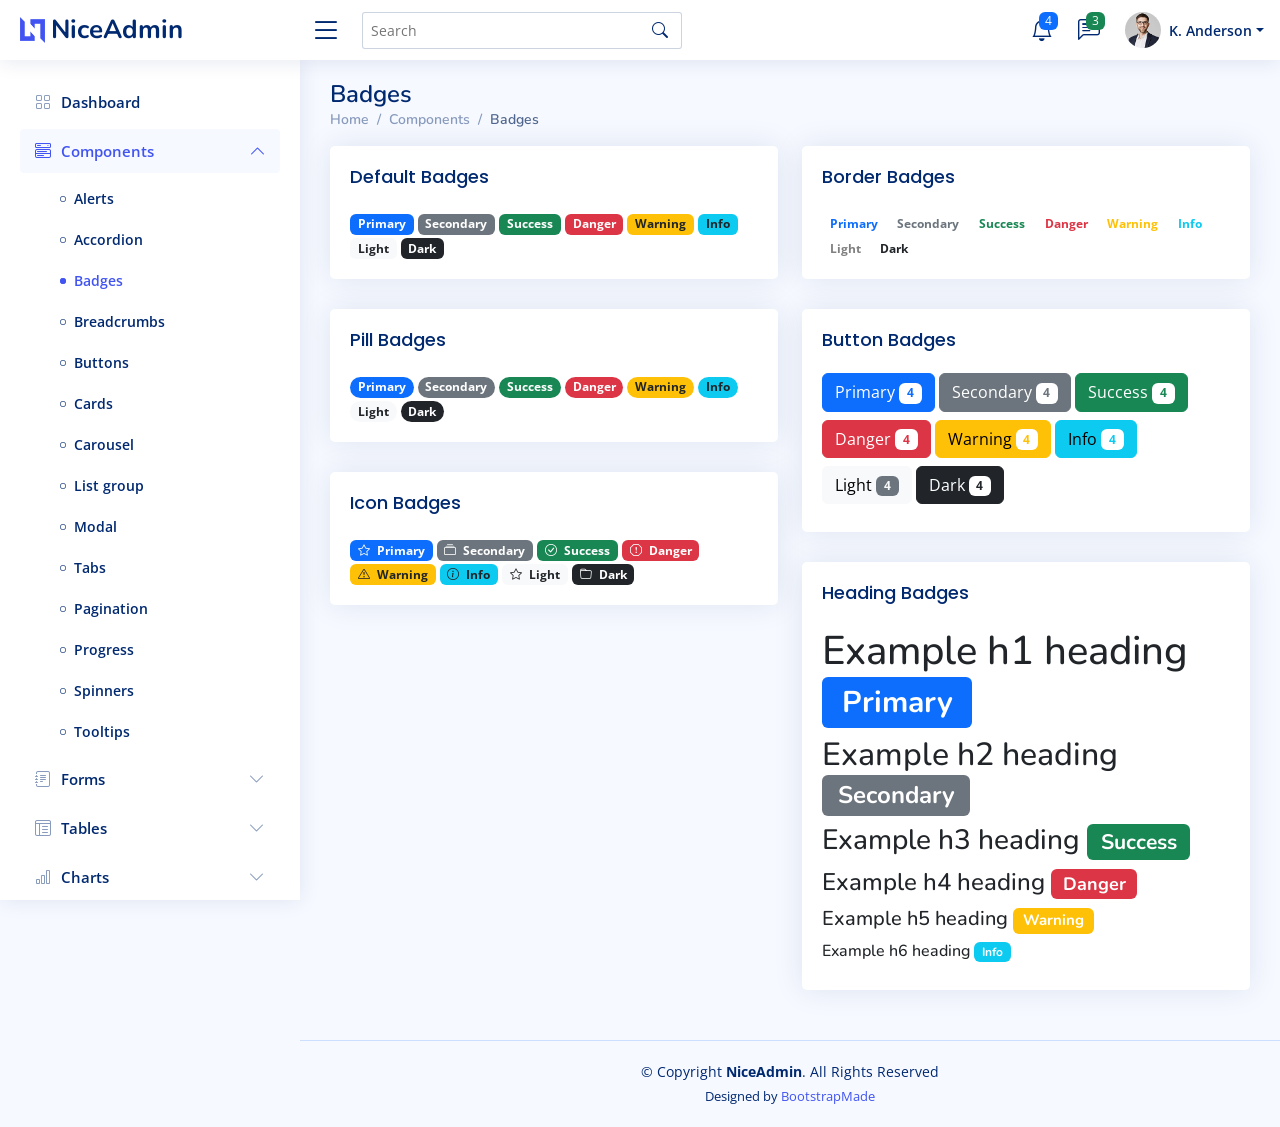
<file: NiceAdmin/components-badges.html>
<!DOCTYPE html>
<html lang="en">

<head>
  <meta charset="utf-8">
  <meta content="width=device-width, initial-scale=1.0" name="viewport">

  <title>Components / Badges - NiceAdmin Bootstrap Template</title>
  <meta content="" name="description">
  <meta content="" name="keywords">

  <!-- Favicons -->
  <link href="assets/img/favicon.png" rel="icon">
  <link href="assets/img/apple-touch-icon.png" rel="apple-touch-icon">

  <!-- Google Fonts -->
  <link href="https://fonts.gstatic.com" rel="preconnect">
  <link href="https://fonts.googleapis.com/css?family=Open+Sans:300,300i,400,400i,600,600i,700,700i|Nunito:300,300i,400,400i,600,600i,700,700i|Poppins:300,300i,400,400i,500,500i,600,600i,700,700i" rel="stylesheet">

  <!-- Vendor CSS Files -->
  <link href="assets/vendor/bootstrap/css/bootstrap.min.css" rel="stylesheet">
  <link href="assets/vendor/bootstrap-icons/bootstrap-icons.css" rel="stylesheet">
  <link href="assets/vendor/boxicons/css/boxicons.min.css" rel="stylesheet">
  <link href="assets/vendor/quill/quill.snow.css" rel="stylesheet">
  <link href="assets/vendor/quill/quill.bubble.css" rel="stylesheet">
  <link href="assets/vendor/remixicon/remixicon.css" rel="stylesheet">
  <link href="assets/vendor/simple-datatables/style.css" rel="stylesheet">

  <!-- Template Main CSS File -->
  <link href="assets/css/style.css" rel="stylesheet">

  <!-- =======================================================
  * Template Name: NiceAdmin
  * Updated: Jul 27 2023 with Bootstrap v5.3.1
  * Template URL: https://bootstrapmade.com/nice-admin-bootstrap-admin-html-template/
  * Author: BootstrapMade.com
  * License: https://bootstrapmade.com/license/
  ======================================================== -->
</head>

<body>

  <!-- ======= Header ======= -->
  <header id="header" class="header fixed-top d-flex align-items-center">

    <div class="d-flex align-items-center justify-content-between">
      <a href="index.html" class="logo d-flex align-items-center">
        <img src="assets/img/logo.png" alt="">
        <span class="d-none d-lg-block">NiceAdmin</span>
      </a>
      <i class="bi bi-list toggle-sidebar-btn"></i>
    </div><!-- End Logo -->

    <div class="search-bar">
      <form class="search-form d-flex align-items-center" method="POST" action="#">
        <input type="text" name="query" placeholder="Search" title="Enter search keyword">
        <button type="submit" title="Search"><i class="bi bi-search"></i></button>
      </form>
    </div><!-- End Search Bar -->

    <nav class="header-nav ms-auto">
      <ul class="d-flex align-items-center">

        <li class="nav-item d-block d-lg-none">
          <a class="nav-link nav-icon search-bar-toggle " href="#">
            <i class="bi bi-search"></i>
          </a>
        </li><!-- End Search Icon-->

        <li class="nav-item dropdown">

          <a class="nav-link nav-icon" href="#" data-bs-toggle="dropdown">
            <i class="bi bi-bell"></i>
            <span class="badge bg-primary badge-number">4</span>
          </a><!-- End Notification Icon -->

          <ul class="dropdown-menu dropdown-menu-end dropdown-menu-arrow notifications">
            <li class="dropdown-header">
              You have 4 new notifications
              <a href="#"><span class="badge rounded-pill bg-primary p-2 ms-2">View all</span></a>
            </li>
            <li>
              <hr class="dropdown-divider">
            </li>

            <li class="notification-item">
              <i class="bi bi-exclamation-circle text-warning"></i>
              <div>
                <h4>Lorem Ipsum</h4>
                <p>Quae dolorem earum veritatis oditseno</p>
                <p>30 min. ago</p>
              </div>
            </li>

            <li>
              <hr class="dropdown-divider">
            </li>

            <li class="notification-item">
              <i class="bi bi-x-circle text-danger"></i>
              <div>
                <h4>Atque rerum nesciunt</h4>
                <p>Quae dolorem earum veritatis oditseno</p>
                <p>1 hr. ago</p>
              </div>
            </li>

            <li>
              <hr class="dropdown-divider">
            </li>

            <li class="notification-item">
              <i class="bi bi-check-circle text-success"></i>
              <div>
                <h4>Sit rerum fuga</h4>
                <p>Quae dolorem earum veritatis oditseno</p>
                <p>2 hrs. ago</p>
              </div>
            </li>

            <li>
              <hr class="dropdown-divider">
            </li>

            <li class="notification-item">
              <i class="bi bi-info-circle text-primary"></i>
              <div>
                <h4>Dicta reprehenderit</h4>
                <p>Quae dolorem earum veritatis oditseno</p>
                <p>4 hrs. ago</p>
              </div>
            </li>

            <li>
              <hr class="dropdown-divider">
            </li>
            <li class="dropdown-footer">
              <a href="#">Show all notifications</a>
            </li>

          </ul><!-- End Notification Dropdown Items -->

        </li><!-- End Notification Nav -->

        <li class="nav-item dropdown">

          <a class="nav-link nav-icon" href="#" data-bs-toggle="dropdown">
            <i class="bi bi-chat-left-text"></i>
            <span class="badge bg-success badge-number">3</span>
          </a><!-- End Messages Icon -->

          <ul class="dropdown-menu dropdown-menu-end dropdown-menu-arrow messages">
            <li class="dropdown-header">
              You have 3 new messages
              <a href="#"><span class="badge rounded-pill bg-primary p-2 ms-2">View all</span></a>
            </li>
            <li>
              <hr class="dropdown-divider">
            </li>

            <li class="message-item">
              <a href="#">
                <img src="assets/img/messages-1.jpg" alt="" class="rounded-circle">
                <div>
                  <h4>Maria Hudson</h4>
                  <p>Velit asperiores et ducimus soluta repudiandae labore officia est ut...</p>
                  <p>4 hrs. ago</p>
                </div>
              </a>
            </li>
            <li>
              <hr class="dropdown-divider">
            </li>

            <li class="message-item">
              <a href="#">
                <img src="assets/img/messages-2.jpg" alt="" class="rounded-circle">
                <div>
                  <h4>Anna Nelson</h4>
                  <p>Velit asperiores et ducimus soluta repudiandae labore officia est ut...</p>
                  <p>6 hrs. ago</p>
                </div>
              </a>
            </li>
            <li>
              <hr class="dropdown-divider">
            </li>

            <li class="message-item">
              <a href="#">
                <img src="assets/img/messages-3.jpg" alt="" class="rounded-circle">
                <div>
                  <h4>David Muldon</h4>
                  <p>Velit asperiores et ducimus soluta repudiandae labore officia est ut...</p>
                  <p>8 hrs. ago</p>
                </div>
              </a>
            </li>
            <li>
              <hr class="dropdown-divider">
            </li>

            <li class="dropdown-footer">
              <a href="#">Show all messages</a>
            </li>

          </ul><!-- End Messages Dropdown Items -->

        </li><!-- End Messages Nav -->

        <li class="nav-item dropdown pe-3">

          <a class="nav-link nav-profile d-flex align-items-center pe-0" href="#" data-bs-toggle="dropdown">
            <img src="assets/img/profile-img.jpg" alt="Profile" class="rounded-circle">
            <span class="d-none d-md-block dropdown-toggle ps-2">K. Anderson</span>
          </a><!-- End Profile Iamge Icon -->

          <ul class="dropdown-menu dropdown-menu-end dropdown-menu-arrow profile">
            <li class="dropdown-header">
              <h6>Kevin Anderson</h6>
              <span>Web Designer</span>
            </li>
            <li>
              <hr class="dropdown-divider">
            </li>

            <li>
              <a class="dropdown-item d-flex align-items-center" href="users-profile.html">
                <i class="bi bi-person"></i>
                <span>My Profile</span>
              </a>
            </li>
            <li>
              <hr class="dropdown-divider">
            </li>

            <li>
              <a class="dropdown-item d-flex align-items-center" href="users-profile.html">
                <i class="bi bi-gear"></i>
                <span>Account Settings</span>
              </a>
            </li>
            <li>
              <hr class="dropdown-divider">
            </li>

            <li>
              <a class="dropdown-item d-flex align-items-center" href="pages-faq.html">
                <i class="bi bi-question-circle"></i>
                <span>Need Help?</span>
              </a>
            </li>
            <li>
              <hr class="dropdown-divider">
            </li>

            <li>
              <a class="dropdown-item d-flex align-items-center" href="#">
                <i class="bi bi-box-arrow-right"></i>
                <span>Sign Out</span>
              </a>
            </li>

          </ul><!-- End Profile Dropdown Items -->
        </li><!-- End Profile Nav -->

      </ul>
    </nav><!-- End Icons Navigation -->

  </header><!-- End Header -->

  <!-- ======= Sidebar ======= -->
  <aside id="sidebar" class="sidebar">

    <ul class="sidebar-nav" id="sidebar-nav">

      <li class="nav-item">
        <a class="nav-link collapsed" href="index.html">
          <i class="bi bi-grid"></i>
          <span>Dashboard</span>
        </a>
      </li><!-- End Dashboard Nav -->

      <li class="nav-item">
        <a class="nav-link " data-bs-target="#components-nav" data-bs-toggle="collapse" href="#">
          <i class="bi bi-menu-button-wide"></i><span>Components</span><i class="bi bi-chevron-down ms-auto"></i>
        </a>
        <ul id="components-nav" class="nav-content collapse show" data-bs-parent="#sidebar-nav">
          <li>
            <a href="components-alerts.html">
              <i class="bi bi-circle"></i><span>Alerts</span>
            </a>
          </li>
          <li>
            <a href="components-accordion.html">
              <i class="bi bi-circle"></i><span>Accordion</span>
            </a>
          </li>
          <li>
            <a href="components-badges.html" class="active">
              <i class="bi bi-circle"></i><span>Badges</span>
            </a>
          </li>
          <li>
            <a href="components-breadcrumbs.html">
              <i class="bi bi-circle"></i><span>Breadcrumbs</span>
            </a>
          </li>
          <li>
            <a href="components-buttons.html">
              <i class="bi bi-circle"></i><span>Buttons</span>
            </a>
          </li>
          <li>
            <a href="components-cards.html">
              <i class="bi bi-circle"></i><span>Cards</span>
            </a>
          </li>
          <li>
            <a href="components-carousel.html">
              <i class="bi bi-circle"></i><span>Carousel</span>
            </a>
          </li>
          <li>
            <a href="components-list-group.html">
              <i class="bi bi-circle"></i><span>List group</span>
            </a>
          </li>
          <li>
            <a href="components-modal.html">
              <i class="bi bi-circle"></i><span>Modal</span>
            </a>
          </li>
          <li>
            <a href="components-tabs.html">
              <i class="bi bi-circle"></i><span>Tabs</span>
            </a>
          </li>
          <li>
            <a href="components-pagination.html">
              <i class="bi bi-circle"></i><span>Pagination</span>
            </a>
          </li>
          <li>
            <a href="components-progress.html">
              <i class="bi bi-circle"></i><span>Progress</span>
            </a>
          </li>
          <li>
            <a href="components-spinners.html">
              <i class="bi bi-circle"></i><span>Spinners</span>
            </a>
          </li>
          <li>
            <a href="components-tooltips.html">
              <i class="bi bi-circle"></i><span>Tooltips</span>
            </a>
          </li>
        </ul>
      </li><!-- End Components Nav -->

      <li class="nav-item">
        <a class="nav-link collapsed" data-bs-target="#forms-nav" data-bs-toggle="collapse" href="#">
          <i class="bi bi-journal-text"></i><span>Forms</span><i class="bi bi-chevron-down ms-auto"></i>
        </a>
        <ul id="forms-nav" class="nav-content collapse " data-bs-parent="#sidebar-nav">
          <li>
            <a href="forms-elements.html">
              <i class="bi bi-circle"></i><span>Form Elements</span>
            </a>
          </li>
          <li>
            <a href="forms-layouts.html">
              <i class="bi bi-circle"></i><span>Form Layouts</span>
            </a>
          </li>
          <li>
            <a href="forms-editors.html">
              <i class="bi bi-circle"></i><span>Form Editors</span>
            </a>
          </li>
          <li>
            <a href="forms-validation.html">
              <i class="bi bi-circle"></i><span>Form Validation</span>
            </a>
          </li>
        </ul>
      </li><!-- End Forms Nav -->

      <li class="nav-item">
        <a class="nav-link collapsed" data-bs-target="#tables-nav" data-bs-toggle="collapse" href="#">
          <i class="bi bi-layout-text-window-reverse"></i><span>Tables</span><i class="bi bi-chevron-down ms-auto"></i>
        </a>
        <ul id="tables-nav" class="nav-content collapse " data-bs-parent="#sidebar-nav">
          <li>
            <a href="tables-general.html">
              <i class="bi bi-circle"></i><span>General Tables</span>
            </a>
          </li>
          <li>
            <a href="tables-data.html">
              <i class="bi bi-circle"></i><span>Data Tables</span>
            </a>
          </li>
        </ul>
      </li><!-- End Tables Nav -->

      <li class="nav-item">
        <a class="nav-link collapsed" data-bs-target="#charts-nav" data-bs-toggle="collapse" href="#">
          <i class="bi bi-bar-chart"></i><span>Charts</span><i class="bi bi-chevron-down ms-auto"></i>
        </a>
        <ul id="charts-nav" class="nav-content collapse " data-bs-parent="#sidebar-nav">
          <li>
            <a href="charts-chartjs.html">
              <i class="bi bi-circle"></i><span>Chart.js</span>
            </a>
          </li>
          <li>
            <a href="charts-apexcharts.html">
              <i class="bi bi-circle"></i><span>ApexCharts</span>
            </a>
          </li>
          <li>
            <a href="charts-echarts.html">
              <i class="bi bi-circle"></i><span>ECharts</span>
            </a>
          </li>
        </ul>
      </li><!-- End Charts Nav -->

      <li class="nav-item">
        <a class="nav-link collapsed" data-bs-target="#icons-nav" data-bs-toggle="collapse" href="#">
          <i class="bi bi-gem"></i><span>Icons</span><i class="bi bi-chevron-down ms-auto"></i>
        </a>
        <ul id="icons-nav" class="nav-content collapse " data-bs-parent="#sidebar-nav">
          <li>
            <a href="icons-bootstrap.html">
              <i class="bi bi-circle"></i><span>Bootstrap Icons</span>
            </a>
          </li>
          <li>
            <a href="icons-remix.html">
              <i class="bi bi-circle"></i><span>Remix Icons</span>
            </a>
          </li>
          <li>
            <a href="icons-boxicons.html">
              <i class="bi bi-circle"></i><span>Boxicons</span>
            </a>
          </li>
        </ul>
      </li><!-- End Icons Nav -->

      <li class="nav-heading">Pages</li>

      <li class="nav-item">
        <a class="nav-link collapsed" href="users-profile.html">
          <i class="bi bi-person"></i>
          <span>Profile</span>
        </a>
      </li><!-- End Profile Page Nav -->

      <li class="nav-item">
        <a class="nav-link collapsed" href="pages-faq.html">
          <i class="bi bi-question-circle"></i>
          <span>F.A.Q</span>
        </a>
      </li><!-- End F.A.Q Page Nav -->

      <li class="nav-item">
        <a class="nav-link collapsed" href="pages-contact.html">
          <i class="bi bi-envelope"></i>
          <span>Contact</span>
        </a>
      </li><!-- End Contact Page Nav -->

      <li class="nav-item">
        <a class="nav-link collapsed" href="pages-register.html">
          <i class="bi bi-card-list"></i>
          <span>Register</span>
        </a>
      </li><!-- End Register Page Nav -->

      <li class="nav-item">
        <a class="nav-link collapsed" href="pages-login.html">
          <i class="bi bi-box-arrow-in-right"></i>
          <span>Login</span>
        </a>
      </li><!-- End Login Page Nav -->

      <li class="nav-item">
        <a class="nav-link collapsed" href="pages-error-404.html">
          <i class="bi bi-dash-circle"></i>
          <span>Error 404</span>
        </a>
      </li><!-- End Error 404 Page Nav -->

      <li class="nav-item">
        <a class="nav-link collapsed" href="pages-blank.html">
          <i class="bi bi-file-earmark"></i>
          <span>Blank</span>
        </a>
      </li><!-- End Blank Page Nav -->

    </ul>

  </aside><!-- End Sidebar-->

  <main id="main" class="main">

    <div class="pagetitle">
      <h1>Badges</h1>
      <nav>
        <ol class="breadcrumb">
          <li class="breadcrumb-item"><a href="index.html">Home</a></li>
          <li class="breadcrumb-item">Components</li>
          <li class="breadcrumb-item active">Badges</li>
        </ol>
      </nav>
    </div><!-- End Page Title -->

    <section class="section">
      <div class="row">

        <div class="col-lg-6">

          <div class="card">
            <div class="card-body">
              <h5 class="card-title">Default Badges</h5>

              <span class="badge bg-primary">Primary</span>
              <span class="badge bg-secondary">Secondary</span>
              <span class="badge bg-success">Success</span>
              <span class="badge bg-danger">Danger</span>
              <span class="badge bg-warning text-dark">Warning</span>
              <span class="badge bg-info text-dark">Info</span>
              <span class="badge bg-light text-dark">Light</span>
              <span class="badge bg-dark">Dark</span>
            </div>
          </div><!-- End Default Badges -->

          <div class="card">
            <div class="card-body">
              <h5 class="card-title">Pill Badges</h5>
              <span class="badge rounded-pill bg-primary">Primary</span>
              <span class="badge rounded-pill bg-secondary">Secondary</span>
              <span class="badge rounded-pill bg-success">Success</span>
              <span class="badge rounded-pill bg-danger">Danger</span>
              <span class="badge rounded-pill bg-warning text-dark">Warning</span>
              <span class="badge rounded-pill bg-info text-dark">Info</span>
              <span class="badge rounded-pill bg-light text-dark">Light</span>
              <span class="badge rounded-pill bg-dark">Dark</span>
            </div>
          </div><!-- End Pill Badges -->

          <div class="card">
            <div class="card-body">
              <h5 class="card-title">Icon Badges</h5>
              <span class="badge bg-primary"><i class="bi bi-star me-1"></i> Primary</span>
              <span class="badge bg-secondary"><i class="bi bi-collection me-1"></i> Secondary</span>
              <span class="badge bg-success"><i class="bi bi-check-circle me-1"></i> Success</span>
              <span class="badge bg-danger"><i class="bi bi-exclamation-octagon me-1"></i> Danger</span>
              <span class="badge bg-warning text-dark"><i class="bi bi-exclamation-triangle me-1"></i> Warning</span>
              <span class="badge bg-info text-dark"><i class="bi bi-info-circle me-1"></i> Info</span>
              <span class="badge bg-light text-dark"><i class="bi bi-star me-1"></i> Light</span>
              <span class="badge bg-dark"><i class="bi bi-folder me-1"></i> Dark</span>
            </div>
          </div><!-- End Icon Badges -->

        </div>

        <div class="col-lg-6">

          <div class="card">
            <div class="card-body">
              <h5 class="card-title">Border Badges</h5>
              <span class="badge border-primary border-1 text-primary">Primary</span>
              <span class="badge border-secondary border-1 text-secondary">Secondary</span>
              <span class="badge border-success border-1 text-success">Success</span>
              <span class="badge border-danger border-1 text-danger">Danger</span>
              <span class="badge border-warning border-1 text-warning">Warning</span>
              <span class="badge border-info border-1 text-info">Info</span>
              <span class="badge border-light border-1 text-black-50">Light</span>
              <span class="badge border-dark border-1 text-dark">Dark</span>
            </div>
          </div><!-- End Border Badges -->

          <div class="card">
            <div class="card-body">
              <h5 class="card-title">Button Badges</h5>

              <button type="button" class="btn btn-primary mb-2">
                Primary <span class="badge bg-white text-primary">4</span>
              </button>
              <button type="button" class="btn btn-secondary mb-2">
                Secondary <span class="badge bg-white text-secondary">4</span>
              </button>
              <button type="button" class="btn btn-success mb-2">
                Success <span class="badge bg-white text-success">4</span>
              </button>
              <button type="button" class="btn btn-danger mb-2">
                Danger <span class="badge bg-white text-danger">4</span>
              </button>
              <button type="button" class="btn btn-warning mb-2">
                Warning <span class="badge bg-white text-warning">4</span>
              </button>
              <button type="button" class="btn btn-info mb-2">
                Info <span class="badge bg-white text-info">4</span>
              </button>
              <button type="button" class="btn btn-light mb-2">
                Light <span class="badge bg-secondary text-light">4</span>
              </button>
              <button type="button" class="btn btn-dark mb-2">
                Dark <span class="badge bg-white text-dark">4</span>
              </button>
            </div>
          </div><!-- End Button Badges -->

          <div class="card">
            <div class="card-body">
              <h5 class="card-title">Heading Badges</h5>

              <h1>Example h1 heading <span class="badge bg-primary">Primary</span></h1>
              <h2>Example h2 heading <span class="badge bg-secondary">Secondary</span></h2>
              <h3>Example h3 heading <span class="badge bg-success">Success</span></h3>
              <h4>Example h4 heading <span class="badge bg-danger">Danger</span></h4>
              <h5>Example h5 heading <span class="badge bg-warning">Warning</span></h5>
              <h6>Example h6 heading <span class="badge bg-info">Info</span></h6>
            </div>
          </div><!-- End Heading Badges -->

        </div>

      </div>
    </section>

  </main><!-- End #main -->

  <!-- ======= Footer ======= -->
  <footer id="footer" class="footer">
    <div class="copyright">
      &copy; Copyright <strong><span>NiceAdmin</span></strong>. All Rights Reserved
    </div>
    <div class="credits">
      <!-- All the links in the footer should remain intact. -->
      <!-- You can delete the links only if you purchased the pro version. -->
      <!-- Licensing information: https://bootstrapmade.com/license/ -->
      <!-- Purchase the pro version with working PHP/AJAX contact form: https://bootstrapmade.com/nice-admin-bootstrap-admin-html-template/ -->
      Designed by <a href="https://bootstrapmade.com/">BootstrapMade</a>
    </div>
  </footer><!-- End Footer -->

  <a href="#" class="back-to-top d-flex align-items-center justify-content-center"><i class="bi bi-arrow-up-short"></i></a>

  <!-- Vendor JS Files -->
  <script src="assets/vendor/apexcharts/apexcharts.min.js"></script>
  <script src="assets/vendor/bootstrap/js/bootstrap.bundle.min.js"></script>
  <script src="assets/vendor/chart.js/chart.umd.js"></script>
  <script src="assets/vendor/echarts/echarts.min.js"></script>
  <script src="assets/vendor/quill/quill.min.js"></script>
  <script src="assets/vendor/simple-datatables/simple-datatables.js"></script>
  <script src="assets/vendor/tinymce/tinymce.min.js"></script>
  <script src="assets/vendor/php-email-form/validate.js"></script>

  <!-- Template Main JS File -->
  <script src="assets/js/main.js"></script>

</body>

</html>
</file>
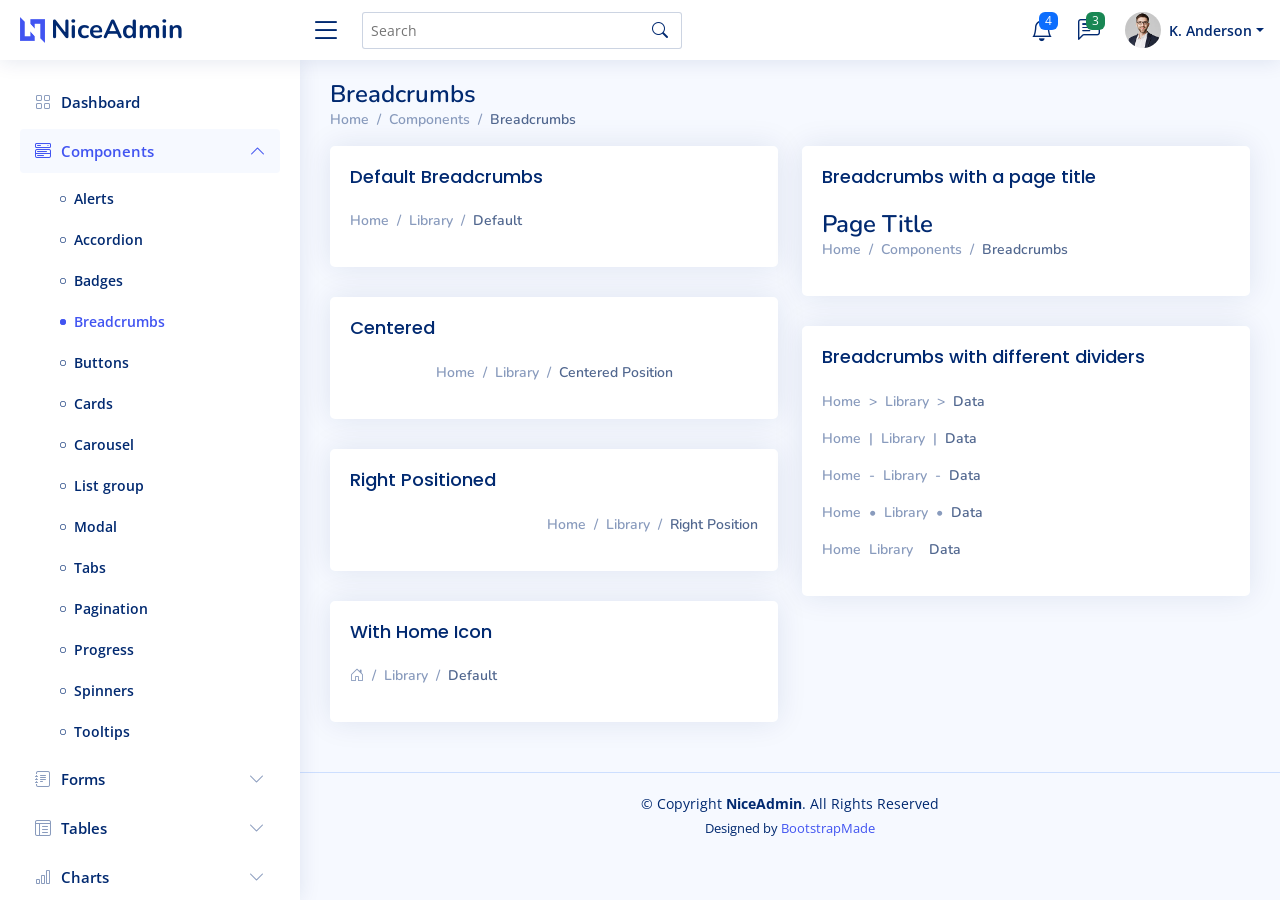
<file: NiceAdmin/components-breadcrumbs.html>
<!DOCTYPE html>
<html lang="en">

<head>
  <meta charset="utf-8">
  <meta content="width=device-width, initial-scale=1.0" name="viewport">

  <title>Components / Breadcrumbs - NiceAdmin Bootstrap Template</title>
  <meta content="" name="description">
  <meta content="" name="keywords">

  <!-- Favicons -->
  <link href="assets/img/favicon.png" rel="icon">
  <link href="assets/img/apple-touch-icon.png" rel="apple-touch-icon">

  <!-- Google Fonts -->
  <link href="https://fonts.gstatic.com" rel="preconnect">
  <link href="https://fonts.googleapis.com/css?family=Open+Sans:300,300i,400,400i,600,600i,700,700i|Nunito:300,300i,400,400i,600,600i,700,700i|Poppins:300,300i,400,400i,500,500i,600,600i,700,700i" rel="stylesheet">

  <!-- Vendor CSS Files -->
  <link href="assets/vendor/bootstrap/css/bootstrap.min.css" rel="stylesheet">
  <link href="assets/vendor/bootstrap-icons/bootstrap-icons.css" rel="stylesheet">
  <link href="assets/vendor/boxicons/css/boxicons.min.css" rel="stylesheet">
  <link href="assets/vendor/quill/quill.snow.css" rel="stylesheet">
  <link href="assets/vendor/quill/quill.bubble.css" rel="stylesheet">
  <link href="assets/vendor/remixicon/remixicon.css" rel="stylesheet">
  <link href="assets/vendor/simple-datatables/style.css" rel="stylesheet">

  <!-- Template Main CSS File -->
  <link href="assets/css/style.css" rel="stylesheet">

  <!-- =======================================================
  * Template Name: NiceAdmin
  * Updated: Jul 27 2023 with Bootstrap v5.3.1
  * Template URL: https://bootstrapmade.com/nice-admin-bootstrap-admin-html-template/
  * Author: BootstrapMade.com
  * License: https://bootstrapmade.com/license/
  ======================================================== -->
</head>

<body>

  <!-- ======= Header ======= -->
  <header id="header" class="header fixed-top d-flex align-items-center">

    <div class="d-flex align-items-center justify-content-between">
      <a href="index.html" class="logo d-flex align-items-center">
        <img src="assets/img/logo.png" alt="">
        <span class="d-none d-lg-block">NiceAdmin</span>
      </a>
      <i class="bi bi-list toggle-sidebar-btn"></i>
    </div><!-- End Logo -->

    <div class="search-bar">
      <form class="search-form d-flex align-items-center" method="POST" action="#">
        <input type="text" name="query" placeholder="Search" title="Enter search keyword">
        <button type="submit" title="Search"><i class="bi bi-search"></i></button>
      </form>
    </div><!-- End Search Bar -->

    <nav class="header-nav ms-auto">
      <ul class="d-flex align-items-center">

        <li class="nav-item d-block d-lg-none">
          <a class="nav-link nav-icon search-bar-toggle " href="#">
            <i class="bi bi-search"></i>
          </a>
        </li><!-- End Search Icon-->

        <li class="nav-item dropdown">

          <a class="nav-link nav-icon" href="#" data-bs-toggle="dropdown">
            <i class="bi bi-bell"></i>
            <span class="badge bg-primary badge-number">4</span>
          </a><!-- End Notification Icon -->

          <ul class="dropdown-menu dropdown-menu-end dropdown-menu-arrow notifications">
            <li class="dropdown-header">
              You have 4 new notifications
              <a href="#"><span class="badge rounded-pill bg-primary p-2 ms-2">View all</span></a>
            </li>
            <li>
              <hr class="dropdown-divider">
            </li>

            <li class="notification-item">
              <i class="bi bi-exclamation-circle text-warning"></i>
              <div>
                <h4>Lorem Ipsum</h4>
                <p>Quae dolorem earum veritatis oditseno</p>
                <p>30 min. ago</p>
              </div>
            </li>

            <li>
              <hr class="dropdown-divider">
            </li>

            <li class="notification-item">
              <i class="bi bi-x-circle text-danger"></i>
              <div>
                <h4>Atque rerum nesciunt</h4>
                <p>Quae dolorem earum veritatis oditseno</p>
                <p>1 hr. ago</p>
              </div>
            </li>

            <li>
              <hr class="dropdown-divider">
            </li>

            <li class="notification-item">
              <i class="bi bi-check-circle text-success"></i>
              <div>
                <h4>Sit rerum fuga</h4>
                <p>Quae dolorem earum veritatis oditseno</p>
                <p>2 hrs. ago</p>
              </div>
            </li>

            <li>
              <hr class="dropdown-divider">
            </li>

            <li class="notification-item">
              <i class="bi bi-info-circle text-primary"></i>
              <div>
                <h4>Dicta reprehenderit</h4>
                <p>Quae dolorem earum veritatis oditseno</p>
                <p>4 hrs. ago</p>
              </div>
            </li>

            <li>
              <hr class="dropdown-divider">
            </li>
            <li class="dropdown-footer">
              <a href="#">Show all notifications</a>
            </li>

          </ul><!-- End Notification Dropdown Items -->

        </li><!-- End Notification Nav -->

        <li class="nav-item dropdown">

          <a class="nav-link nav-icon" href="#" data-bs-toggle="dropdown">
            <i class="bi bi-chat-left-text"></i>
            <span class="badge bg-success badge-number">3</span>
          </a><!-- End Messages Icon -->

          <ul class="dropdown-menu dropdown-menu-end dropdown-menu-arrow messages">
            <li class="dropdown-header">
              You have 3 new messages
              <a href="#"><span class="badge rounded-pill bg-primary p-2 ms-2">View all</span></a>
            </li>
            <li>
              <hr class="dropdown-divider">
            </li>

            <li class="message-item">
              <a href="#">
                <img src="assets/img/messages-1.jpg" alt="" class="rounded-circle">
                <div>
                  <h4>Maria Hudson</h4>
                  <p>Velit asperiores et ducimus soluta repudiandae labore officia est ut...</p>
                  <p>4 hrs. ago</p>
                </div>
              </a>
            </li>
            <li>
              <hr class="dropdown-divider">
            </li>

            <li class="message-item">
              <a href="#">
                <img src="assets/img/messages-2.jpg" alt="" class="rounded-circle">
                <div>
                  <h4>Anna Nelson</h4>
                  <p>Velit asperiores et ducimus soluta repudiandae labore officia est ut...</p>
                  <p>6 hrs. ago</p>
                </div>
              </a>
            </li>
            <li>
              <hr class="dropdown-divider">
            </li>

            <li class="message-item">
              <a href="#">
                <img src="assets/img/messages-3.jpg" alt="" class="rounded-circle">
                <div>
                  <h4>David Muldon</h4>
                  <p>Velit asperiores et ducimus soluta repudiandae labore officia est ut...</p>
                  <p>8 hrs. ago</p>
                </div>
              </a>
            </li>
            <li>
              <hr class="dropdown-divider">
            </li>

            <li class="dropdown-footer">
              <a href="#">Show all messages</a>
            </li>

          </ul><!-- End Messages Dropdown Items -->

        </li><!-- End Messages Nav -->

        <li class="nav-item dropdown pe-3">

          <a class="nav-link nav-profile d-flex align-items-center pe-0" href="#" data-bs-toggle="dropdown">
            <img src="assets/img/profile-img.jpg" alt="Profile" class="rounded-circle">
            <span class="d-none d-md-block dropdown-toggle ps-2">K. Anderson</span>
          </a><!-- End Profile Iamge Icon -->

          <ul class="dropdown-menu dropdown-menu-end dropdown-menu-arrow profile">
            <li class="dropdown-header">
              <h6>Kevin Anderson</h6>
              <span>Web Designer</span>
            </li>
            <li>
              <hr class="dropdown-divider">
            </li>

            <li>
              <a class="dropdown-item d-flex align-items-center" href="users-profile.html">
                <i class="bi bi-person"></i>
                <span>My Profile</span>
              </a>
            </li>
            <li>
              <hr class="dropdown-divider">
            </li>

            <li>
              <a class="dropdown-item d-flex align-items-center" href="users-profile.html">
                <i class="bi bi-gear"></i>
                <span>Account Settings</span>
              </a>
            </li>
            <li>
              <hr class="dropdown-divider">
            </li>

            <li>
              <a class="dropdown-item d-flex align-items-center" href="pages-faq.html">
                <i class="bi bi-question-circle"></i>
                <span>Need Help?</span>
              </a>
            </li>
            <li>
              <hr class="dropdown-divider">
            </li>

            <li>
              <a class="dropdown-item d-flex align-items-center" href="#">
                <i class="bi bi-box-arrow-right"></i>
                <span>Sign Out</span>
              </a>
            </li>

          </ul><!-- End Profile Dropdown Items -->
        </li><!-- End Profile Nav -->

      </ul>
    </nav><!-- End Icons Navigation -->

  </header><!-- End Header -->

  <!-- ======= Sidebar ======= -->
  <aside id="sidebar" class="sidebar">

    <ul class="sidebar-nav" id="sidebar-nav">

      <li class="nav-item">
        <a class="nav-link collapsed" href="index.html">
          <i class="bi bi-grid"></i>
          <span>Dashboard</span>
        </a>
      </li><!-- End Dashboard Nav -->

      <li class="nav-item">
        <a class="nav-link " data-bs-target="#components-nav" data-bs-toggle="collapse" href="#">
          <i class="bi bi-menu-button-wide"></i><span>Components</span><i class="bi bi-chevron-down ms-auto"></i>
        </a>
        <ul id="components-nav" class="nav-content collapse show" data-bs-parent="#sidebar-nav">
          <li>
            <a href="components-alerts.html">
              <i class="bi bi-circle"></i><span>Alerts</span>
            </a>
          </li>
          <li>
            <a href="components-accordion.html">
              <i class="bi bi-circle"></i><span>Accordion</span>
            </a>
          </li>
          <li>
            <a href="components-badges.html">
              <i class="bi bi-circle"></i><span>Badges</span>
            </a>
          </li>
          <li>
            <a href="components-breadcrumbs.html" class="active">
              <i class="bi bi-circle"></i><span>Breadcrumbs</span>
            </a>
          </li>
          <li>
            <a href="components-buttons.html">
              <i class="bi bi-circle"></i><span>Buttons</span>
            </a>
          </li>
          <li>
            <a href="components-cards.html">
              <i class="bi bi-circle"></i><span>Cards</span>
            </a>
          </li>
          <li>
            <a href="components-carousel.html">
              <i class="bi bi-circle"></i><span>Carousel</span>
            </a>
          </li>
          <li>
            <a href="components-list-group.html">
              <i class="bi bi-circle"></i><span>List group</span>
            </a>
          </li>
          <li>
            <a href="components-modal.html">
              <i class="bi bi-circle"></i><span>Modal</span>
            </a>
          </li>
          <li>
            <a href="components-tabs.html">
              <i class="bi bi-circle"></i><span>Tabs</span>
            </a>
          </li>
          <li>
            <a href="components-pagination.html">
              <i class="bi bi-circle"></i><span>Pagination</span>
            </a>
          </li>
          <li>
            <a href="components-progress.html">
              <i class="bi bi-circle"></i><span>Progress</span>
            </a>
          </li>
          <li>
            <a href="components-spinners.html">
              <i class="bi bi-circle"></i><span>Spinners</span>
            </a>
          </li>
          <li>
            <a href="components-tooltips.html">
              <i class="bi bi-circle"></i><span>Tooltips</span>
            </a>
          </li>
        </ul>
      </li><!-- End Components Nav -->

      <li class="nav-item">
        <a class="nav-link collapsed" data-bs-target="#forms-nav" data-bs-toggle="collapse" href="#">
          <i class="bi bi-journal-text"></i><span>Forms</span><i class="bi bi-chevron-down ms-auto"></i>
        </a>
        <ul id="forms-nav" class="nav-content collapse " data-bs-parent="#sidebar-nav">
          <li>
            <a href="forms-elements.html">
              <i class="bi bi-circle"></i><span>Form Elements</span>
            </a>
          </li>
          <li>
            <a href="forms-layouts.html">
              <i class="bi bi-circle"></i><span>Form Layouts</span>
            </a>
          </li>
          <li>
            <a href="forms-editors.html">
              <i class="bi bi-circle"></i><span>Form Editors</span>
            </a>
          </li>
          <li>
            <a href="forms-validation.html">
              <i class="bi bi-circle"></i><span>Form Validation</span>
            </a>
          </li>
        </ul>
      </li><!-- End Forms Nav -->

      <li class="nav-item">
        <a class="nav-link collapsed" data-bs-target="#tables-nav" data-bs-toggle="collapse" href="#">
          <i class="bi bi-layout-text-window-reverse"></i><span>Tables</span><i class="bi bi-chevron-down ms-auto"></i>
        </a>
        <ul id="tables-nav" class="nav-content collapse " data-bs-parent="#sidebar-nav">
          <li>
            <a href="tables-general.html">
              <i class="bi bi-circle"></i><span>General Tables</span>
            </a>
          </li>
          <li>
            <a href="tables-data.html">
              <i class="bi bi-circle"></i><span>Data Tables</span>
            </a>
          </li>
        </ul>
      </li><!-- End Tables Nav -->

      <li class="nav-item">
        <a class="nav-link collapsed" data-bs-target="#charts-nav" data-bs-toggle="collapse" href="#">
          <i class="bi bi-bar-chart"></i><span>Charts</span><i class="bi bi-chevron-down ms-auto"></i>
        </a>
        <ul id="charts-nav" class="nav-content collapse " data-bs-parent="#sidebar-nav">
          <li>
            <a href="charts-chartjs.html">
              <i class="bi bi-circle"></i><span>Chart.js</span>
            </a>
          </li>
          <li>
            <a href="charts-apexcharts.html">
              <i class="bi bi-circle"></i><span>ApexCharts</span>
            </a>
          </li>
          <li>
            <a href="charts-echarts.html">
              <i class="bi bi-circle"></i><span>ECharts</span>
            </a>
          </li>
        </ul>
      </li><!-- End Charts Nav -->

      <li class="nav-item">
        <a class="nav-link collapsed" data-bs-target="#icons-nav" data-bs-toggle="collapse" href="#">
          <i class="bi bi-gem"></i><span>Icons</span><i class="bi bi-chevron-down ms-auto"></i>
        </a>
        <ul id="icons-nav" class="nav-content collapse " data-bs-parent="#sidebar-nav">
          <li>
            <a href="icons-bootstrap.html">
              <i class="bi bi-circle"></i><span>Bootstrap Icons</span>
            </a>
          </li>
          <li>
            <a href="icons-remix.html">
              <i class="bi bi-circle"></i><span>Remix Icons</span>
            </a>
          </li>
          <li>
            <a href="icons-boxicons.html">
              <i class="bi bi-circle"></i><span>Boxicons</span>
            </a>
          </li>
        </ul>
      </li><!-- End Icons Nav -->

      <li class="nav-heading">Pages</li>

      <li class="nav-item">
        <a class="nav-link collapsed" href="users-profile.html">
          <i class="bi bi-person"></i>
          <span>Profile</span>
        </a>
      </li><!-- End Profile Page Nav -->

      <li class="nav-item">
        <a class="nav-link collapsed" href="pages-faq.html">
          <i class="bi bi-question-circle"></i>
          <span>F.A.Q</span>
        </a>
      </li><!-- End F.A.Q Page Nav -->

      <li class="nav-item">
        <a class="nav-link collapsed" href="pages-contact.html">
          <i class="bi bi-envelope"></i>
          <span>Contact</span>
        </a>
      </li><!-- End Contact Page Nav -->

      <li class="nav-item">
        <a class="nav-link collapsed" href="pages-register.html">
          <i class="bi bi-card-list"></i>
          <span>Register</span>
        </a>
      </li><!-- End Register Page Nav -->

      <li class="nav-item">
        <a class="nav-link collapsed" href="pages-login.html">
          <i class="bi bi-box-arrow-in-right"></i>
          <span>Login</span>
        </a>
      </li><!-- End Login Page Nav -->

      <li class="nav-item">
        <a class="nav-link collapsed" href="pages-error-404.html">
          <i class="bi bi-dash-circle"></i>
          <span>Error 404</span>
        </a>
      </li><!-- End Error 404 Page Nav -->

      <li class="nav-item">
        <a class="nav-link collapsed" href="pages-blank.html">
          <i class="bi bi-file-earmark"></i>
          <span>Blank</span>
        </a>
      </li><!-- End Blank Page Nav -->

    </ul>

  </aside><!-- End Sidebar-->

  <main id="main" class="main">

    <div class="pagetitle">
      <h1>Breadcrumbs</h1>
      <nav>
        <ol class="breadcrumb">
          <li class="breadcrumb-item"><a href="index.html">Home</a></li>
          <li class="breadcrumb-item">Components</li>
          <li class="breadcrumb-item active">Breadcrumbs</li>
        </ol>
      </nav>
    </div><!-- End Page Title -->

    <section class="section">
      <div class="row">
        <div class="col-lg-6">

          <div class="card">
            <div class="card-body">
              <h5 class="card-title">Default Breadcrumbs</h5>

              <nav>
                <ol class="breadcrumb">
                  <li class="breadcrumb-item"><a href="index.html">Home</a></li>
                  <li class="breadcrumb-item"><a href="#">Library</a></li>
                  <li class="breadcrumb-item active">Default</li>
                </ol>
              </nav>
            </div>
          </div>

          <div class="card">
            <div class="card-body">
              <h5 class="card-title">Centered</h5>

              <nav class="d-flex justify-content-center">
                <ol class="breadcrumb">
                  <li class="breadcrumb-item"><a href="index.html">Home</a></li>
                  <li class="breadcrumb-item"><a href="#">Library</a></li>
                  <li class="breadcrumb-item active">Centered Position</li>
                </ol>
              </nav>
            </div>
          </div>

          <div class="card">
            <div class="card-body">
              <h5 class="card-title">Right Positioned</h5>

              <nav class="d-flex justify-content-end">
                <ol class="breadcrumb">
                  <li class="breadcrumb-item"><a href="index.html">Home</a></li>
                  <li class="breadcrumb-item"><a href="#">Library</a></li>
                  <li class="breadcrumb-item active">Right Position</li>
                </ol>
              </nav>
            </div>
          </div>

          <div class="card">
            <div class="card-body">
              <h5 class="card-title">With Home Icon</h5>

              <nav>
                <ol class="breadcrumb">
                  <li class="breadcrumb-item"><a href="index.html"><i class="bi bi-house-door"></i></a></li>
                  <li class="breadcrumb-item"><a href="#">Library</a></li>
                  <li class="breadcrumb-item active">Default</li>
                </ol>
              </nav>
            </div>
          </div>

        </div>

        <div class="col-lg-6">

          <div class="card">
            <div class="card-body">
              <h5 class="card-title">Breadcrumbs with a page title</h5>

              <div class="pagetitle">
                <h1>Page Title</h1>
                <nav>
                  <ol class="breadcrumb">
                    <li class="breadcrumb-item"><a href="index.html">Home</a></li>
                    <li class="breadcrumb-item">Components</li>
                    <li class="breadcrumb-item active">Breadcrumbs</li>
                  </ol>
                </nav>
              </div><!-- End Breadcrumbs with a page title -->

            </div>
          </div>

          <div class="card">
            <div class="card-body">
              <h5 class="card-title">Breadcrumbs with different dividers</h5>

              <nav style="--bs-breadcrumb-divider: '>';">
                <ol class="breadcrumb">
                  <li class="breadcrumb-item"><a href="index.html">Home</a></li>
                  <li class="breadcrumb-item"><a href="#">Library</a></li>
                  <li class="breadcrumb-item active">Data</li>
                </ol>
              </nav>

              <nav style="--bs-breadcrumb-divider: '|';">
                <ol class="breadcrumb">
                  <li class="breadcrumb-item"><a href="index.html">Home</a></li>
                  <li class="breadcrumb-item"><a href="#">Library</a></li>
                  <li class="breadcrumb-item active">Data</li>
                </ol>
              </nav>

              <nav style="--bs-breadcrumb-divider: '-';">
                <ol class="breadcrumb">
                  <li class="breadcrumb-item"><a href="index.html">Home</a></li>
                  <li class="breadcrumb-item"><a href="#">Library</a></li>
                  <li class="breadcrumb-item active">Data</li>
                </ol>
              </nav>

              <nav style="--bs-breadcrumb-divider: '•';">
                <ol class="breadcrumb">
                  <li class="breadcrumb-item"><a href="index.html">Home</a></li>
                  <li class="breadcrumb-item"><a href="#">Library</a></li>
                  <li class="breadcrumb-item active">Data</li>
                </ol>
              </nav>

              <nav style="--bs-breadcrumb-divider: '';">
                <ol class="breadcrumb">
                  <li class="breadcrumb-item"><a href="index.html">Home</a></li>
                  <li class="breadcrumb-item"><a href="#">Library</a></li>
                  <li class="breadcrumb-item active">Data</li>
                </ol>
              </nav>

            </div>
          </div>

        </div>
      </div>
    </section>

  </main><!-- End #main -->

  <!-- ======= Footer ======= -->
  <footer id="footer" class="footer">
    <div class="copyright">
      &copy; Copyright <strong><span>NiceAdmin</span></strong>. All Rights Reserved
    </div>
    <div class="credits">
      <!-- All the links in the footer should remain intact. -->
      <!-- You can delete the links only if you purchased the pro version. -->
      <!-- Licensing information: https://bootstrapmade.com/license/ -->
      <!-- Purchase the pro version with working PHP/AJAX contact form: https://bootstrapmade.com/nice-admin-bootstrap-admin-html-template/ -->
      Designed by <a href="https://bootstrapmade.com/">BootstrapMade</a>
    </div>
  </footer><!-- End Footer -->

  <a href="#" class="back-to-top d-flex align-items-center justify-content-center"><i class="bi bi-arrow-up-short"></i></a>

  <!-- Vendor JS Files -->
  <script src="assets/vendor/apexcharts/apexcharts.min.js"></script>
  <script src="assets/vendor/bootstrap/js/bootstrap.bundle.min.js"></script>
  <script src="assets/vendor/chart.js/chart.umd.js"></script>
  <script src="assets/vendor/echarts/echarts.min.js"></script>
  <script src="assets/vendor/quill/quill.min.js"></script>
  <script src="assets/vendor/simple-datatables/simple-datatables.js"></script>
  <script src="assets/vendor/tinymce/tinymce.min.js"></script>
  <script src="assets/vendor/php-email-form/validate.js"></script>

  <!-- Template Main JS File -->
  <script src="assets/js/main.js"></script>

</body>

</html>
</file>
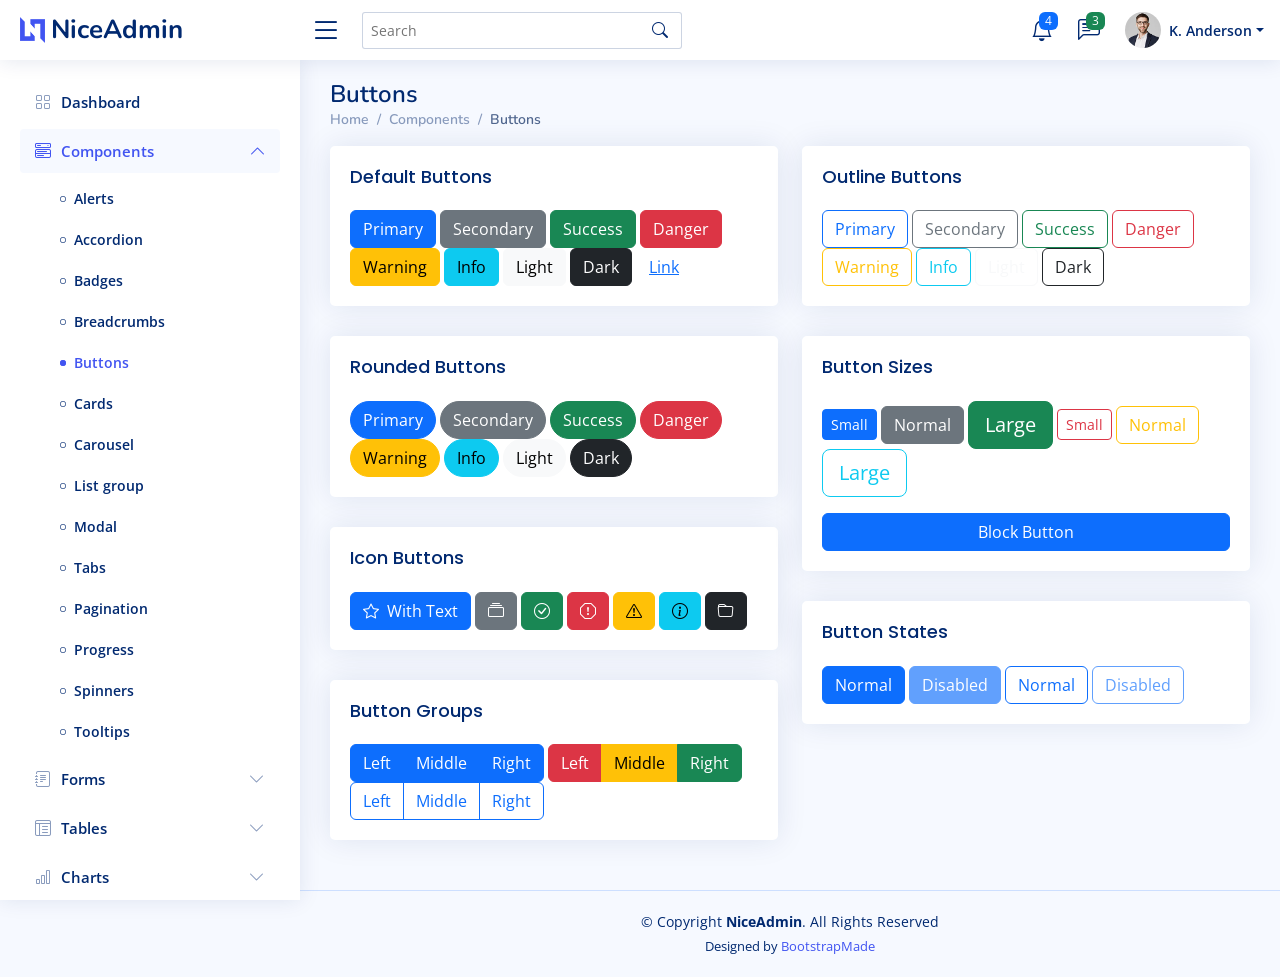
<file: NiceAdmin/components-buttons.html>
<!DOCTYPE html>
<html lang="en">

<head>
  <meta charset="utf-8">
  <meta content="width=device-width, initial-scale=1.0" name="viewport">

  <title>Components / Buttons - NiceAdmin Bootstrap Template</title>
  <meta content="" name="description">
  <meta content="" name="keywords">

  <!-- Favicons -->
  <link href="assets/img/favicon.png" rel="icon">
  <link href="assets/img/apple-touch-icon.png" rel="apple-touch-icon">

  <!-- Google Fonts -->
  <link href="https://fonts.gstatic.com" rel="preconnect">
  <link href="https://fonts.googleapis.com/css?family=Open+Sans:300,300i,400,400i,600,600i,700,700i|Nunito:300,300i,400,400i,600,600i,700,700i|Poppins:300,300i,400,400i,500,500i,600,600i,700,700i" rel="stylesheet">

  <!-- Vendor CSS Files -->
  <link href="assets/vendor/bootstrap/css/bootstrap.min.css" rel="stylesheet">
  <link href="assets/vendor/bootstrap-icons/bootstrap-icons.css" rel="stylesheet">
  <link href="assets/vendor/boxicons/css/boxicons.min.css" rel="stylesheet">
  <link href="assets/vendor/quill/quill.snow.css" rel="stylesheet">
  <link href="assets/vendor/quill/quill.bubble.css" rel="stylesheet">
  <link href="assets/vendor/remixicon/remixicon.css" rel="stylesheet">
  <link href="assets/vendor/simple-datatables/style.css" rel="stylesheet">

  <!-- Template Main CSS File -->
  <link href="assets/css/style.css" rel="stylesheet">

  <!-- =======================================================
  * Template Name: NiceAdmin
  * Updated: Jul 27 2023 with Bootstrap v5.3.1
  * Template URL: https://bootstrapmade.com/nice-admin-bootstrap-admin-html-template/
  * Author: BootstrapMade.com
  * License: https://bootstrapmade.com/license/
  ======================================================== -->
</head>

<body>

  <!-- ======= Header ======= -->
  <header id="header" class="header fixed-top d-flex align-items-center">

    <div class="d-flex align-items-center justify-content-between">
      <a href="index.html" class="logo d-flex align-items-center">
        <img src="assets/img/logo.png" alt="">
        <span class="d-none d-lg-block">NiceAdmin</span>
      </a>
      <i class="bi bi-list toggle-sidebar-btn"></i>
    </div><!-- End Logo -->

    <div class="search-bar">
      <form class="search-form d-flex align-items-center" method="POST" action="#">
        <input type="text" name="query" placeholder="Search" title="Enter search keyword">
        <button type="submit" title="Search"><i class="bi bi-search"></i></button>
      </form>
    </div><!-- End Search Bar -->

    <nav class="header-nav ms-auto">
      <ul class="d-flex align-items-center">

        <li class="nav-item d-block d-lg-none">
          <a class="nav-link nav-icon search-bar-toggle " href="#">
            <i class="bi bi-search"></i>
          </a>
        </li><!-- End Search Icon-->

        <li class="nav-item dropdown">

          <a class="nav-link nav-icon" href="#" data-bs-toggle="dropdown">
            <i class="bi bi-bell"></i>
            <span class="badge bg-primary badge-number">4</span>
          </a><!-- End Notification Icon -->

          <ul class="dropdown-menu dropdown-menu-end dropdown-menu-arrow notifications">
            <li class="dropdown-header">
              You have 4 new notifications
              <a href="#"><span class="badge rounded-pill bg-primary p-2 ms-2">View all</span></a>
            </li>
            <li>
              <hr class="dropdown-divider">
            </li>

            <li class="notification-item">
              <i class="bi bi-exclamation-circle text-warning"></i>
              <div>
                <h4>Lorem Ipsum</h4>
                <p>Quae dolorem earum veritatis oditseno</p>
                <p>30 min. ago</p>
              </div>
            </li>

            <li>
              <hr class="dropdown-divider">
            </li>

            <li class="notification-item">
              <i class="bi bi-x-circle text-danger"></i>
              <div>
                <h4>Atque rerum nesciunt</h4>
                <p>Quae dolorem earum veritatis oditseno</p>
                <p>1 hr. ago</p>
              </div>
            </li>

            <li>
              <hr class="dropdown-divider">
            </li>

            <li class="notification-item">
              <i class="bi bi-check-circle text-success"></i>
              <div>
                <h4>Sit rerum fuga</h4>
                <p>Quae dolorem earum veritatis oditseno</p>
                <p>2 hrs. ago</p>
              </div>
            </li>

            <li>
              <hr class="dropdown-divider">
            </li>

            <li class="notification-item">
              <i class="bi bi-info-circle text-primary"></i>
              <div>
                <h4>Dicta reprehenderit</h4>
                <p>Quae dolorem earum veritatis oditseno</p>
                <p>4 hrs. ago</p>
              </div>
            </li>

            <li>
              <hr class="dropdown-divider">
            </li>
            <li class="dropdown-footer">
              <a href="#">Show all notifications</a>
            </li>

          </ul><!-- End Notification Dropdown Items -->

        </li><!-- End Notification Nav -->

        <li class="nav-item dropdown">

          <a class="nav-link nav-icon" href="#" data-bs-toggle="dropdown">
            <i class="bi bi-chat-left-text"></i>
            <span class="badge bg-success badge-number">3</span>
          </a><!-- End Messages Icon -->

          <ul class="dropdown-menu dropdown-menu-end dropdown-menu-arrow messages">
            <li class="dropdown-header">
              You have 3 new messages
              <a href="#"><span class="badge rounded-pill bg-primary p-2 ms-2">View all</span></a>
            </li>
            <li>
              <hr class="dropdown-divider">
            </li>

            <li class="message-item">
              <a href="#">
                <img src="assets/img/messages-1.jpg" alt="" class="rounded-circle">
                <div>
                  <h4>Maria Hudson</h4>
                  <p>Velit asperiores et ducimus soluta repudiandae labore officia est ut...</p>
                  <p>4 hrs. ago</p>
                </div>
              </a>
            </li>
            <li>
              <hr class="dropdown-divider">
            </li>

            <li class="message-item">
              <a href="#">
                <img src="assets/img/messages-2.jpg" alt="" class="rounded-circle">
                <div>
                  <h4>Anna Nelson</h4>
                  <p>Velit asperiores et ducimus soluta repudiandae labore officia est ut...</p>
                  <p>6 hrs. ago</p>
                </div>
              </a>
            </li>
            <li>
              <hr class="dropdown-divider">
            </li>

            <li class="message-item">
              <a href="#">
                <img src="assets/img/messages-3.jpg" alt="" class="rounded-circle">
                <div>
                  <h4>David Muldon</h4>
                  <p>Velit asperiores et ducimus soluta repudiandae labore officia est ut...</p>
                  <p>8 hrs. ago</p>
                </div>
              </a>
            </li>
            <li>
              <hr class="dropdown-divider">
            </li>

            <li class="dropdown-footer">
              <a href="#">Show all messages</a>
            </li>

          </ul><!-- End Messages Dropdown Items -->

        </li><!-- End Messages Nav -->

        <li class="nav-item dropdown pe-3">

          <a class="nav-link nav-profile d-flex align-items-center pe-0" href="#" data-bs-toggle="dropdown">
            <img src="assets/img/profile-img.jpg" alt="Profile" class="rounded-circle">
            <span class="d-none d-md-block dropdown-toggle ps-2">K. Anderson</span>
          </a><!-- End Profile Iamge Icon -->

          <ul class="dropdown-menu dropdown-menu-end dropdown-menu-arrow profile">
            <li class="dropdown-header">
              <h6>Kevin Anderson</h6>
              <span>Web Designer</span>
            </li>
            <li>
              <hr class="dropdown-divider">
            </li>

            <li>
              <a class="dropdown-item d-flex align-items-center" href="users-profile.html">
                <i class="bi bi-person"></i>
                <span>My Profile</span>
              </a>
            </li>
            <li>
              <hr class="dropdown-divider">
            </li>

            <li>
              <a class="dropdown-item d-flex align-items-center" href="users-profile.html">
                <i class="bi bi-gear"></i>
                <span>Account Settings</span>
              </a>
            </li>
            <li>
              <hr class="dropdown-divider">
            </li>

            <li>
              <a class="dropdown-item d-flex align-items-center" href="pages-faq.html">
                <i class="bi bi-question-circle"></i>
                <span>Need Help?</span>
              </a>
            </li>
            <li>
              <hr class="dropdown-divider">
            </li>

            <li>
              <a class="dropdown-item d-flex align-items-center" href="#">
                <i class="bi bi-box-arrow-right"></i>
                <span>Sign Out</span>
              </a>
            </li>

          </ul><!-- End Profile Dropdown Items -->
        </li><!-- End Profile Nav -->

      </ul>
    </nav><!-- End Icons Navigation -->

  </header><!-- End Header -->

  <!-- ======= Sidebar ======= -->
  <aside id="sidebar" class="sidebar">

    <ul class="sidebar-nav" id="sidebar-nav">

      <li class="nav-item">
        <a class="nav-link collapsed" href="index.html">
          <i class="bi bi-grid"></i>
          <span>Dashboard</span>
        </a>
      </li><!-- End Dashboard Nav -->

      <li class="nav-item">
        <a class="nav-link " data-bs-target="#components-nav" data-bs-toggle="collapse" href="#">
          <i class="bi bi-menu-button-wide"></i><span>Components</span><i class="bi bi-chevron-down ms-auto"></i>
        </a>
        <ul id="components-nav" class="nav-content collapse show" data-bs-parent="#sidebar-nav">
          <li>
            <a href="components-alerts.html">
              <i class="bi bi-circle"></i><span>Alerts</span>
            </a>
          </li>
          <li>
            <a href="components-accordion.html">
              <i class="bi bi-circle"></i><span>Accordion</span>
            </a>
          </li>
          <li>
            <a href="components-badges.html">
              <i class="bi bi-circle"></i><span>Badges</span>
            </a>
          </li>
          <li>
            <a href="components-breadcrumbs.html">
              <i class="bi bi-circle"></i><span>Breadcrumbs</span>
            </a>
          </li>
          <li>
            <a href="components-buttons.html" class="active">
              <i class="bi bi-circle"></i><span>Buttons</span>
            </a>
          </li>
          <li>
            <a href="components-cards.html">
              <i class="bi bi-circle"></i><span>Cards</span>
            </a>
          </li>
          <li>
            <a href="components-carousel.html">
              <i class="bi bi-circle"></i><span>Carousel</span>
            </a>
          </li>
          <li>
            <a href="components-list-group.html">
              <i class="bi bi-circle"></i><span>List group</span>
            </a>
          </li>
          <li>
            <a href="components-modal.html">
              <i class="bi bi-circle"></i><span>Modal</span>
            </a>
          </li>
          <li>
            <a href="components-tabs.html">
              <i class="bi bi-circle"></i><span>Tabs</span>
            </a>
          </li>
          <li>
            <a href="components-pagination.html">
              <i class="bi bi-circle"></i><span>Pagination</span>
            </a>
          </li>
          <li>
            <a href="components-progress.html">
              <i class="bi bi-circle"></i><span>Progress</span>
            </a>
          </li>
          <li>
            <a href="components-spinners.html">
              <i class="bi bi-circle"></i><span>Spinners</span>
            </a>
          </li>
          <li>
            <a href="components-tooltips.html">
              <i class="bi bi-circle"></i><span>Tooltips</span>
            </a>
          </li>
        </ul>
      </li><!-- End Components Nav -->

      <li class="nav-item">
        <a class="nav-link collapsed" data-bs-target="#forms-nav" data-bs-toggle="collapse" href="#">
          <i class="bi bi-journal-text"></i><span>Forms</span><i class="bi bi-chevron-down ms-auto"></i>
        </a>
        <ul id="forms-nav" class="nav-content collapse " data-bs-parent="#sidebar-nav">
          <li>
            <a href="forms-elements.html">
              <i class="bi bi-circle"></i><span>Form Elements</span>
            </a>
          </li>
          <li>
            <a href="forms-layouts.html">
              <i class="bi bi-circle"></i><span>Form Layouts</span>
            </a>
          </li>
          <li>
            <a href="forms-editors.html">
              <i class="bi bi-circle"></i><span>Form Editors</span>
            </a>
          </li>
          <li>
            <a href="forms-validation.html">
              <i class="bi bi-circle"></i><span>Form Validation</span>
            </a>
          </li>
        </ul>
      </li><!-- End Forms Nav -->

      <li class="nav-item">
        <a class="nav-link collapsed" data-bs-target="#tables-nav" data-bs-toggle="collapse" href="#">
          <i class="bi bi-layout-text-window-reverse"></i><span>Tables</span><i class="bi bi-chevron-down ms-auto"></i>
        </a>
        <ul id="tables-nav" class="nav-content collapse " data-bs-parent="#sidebar-nav">
          <li>
            <a href="tables-general.html">
              <i class="bi bi-circle"></i><span>General Tables</span>
            </a>
          </li>
          <li>
            <a href="tables-data.html">
              <i class="bi bi-circle"></i><span>Data Tables</span>
            </a>
          </li>
        </ul>
      </li><!-- End Tables Nav -->

      <li class="nav-item">
        <a class="nav-link collapsed" data-bs-target="#charts-nav" data-bs-toggle="collapse" href="#">
          <i class="bi bi-bar-chart"></i><span>Charts</span><i class="bi bi-chevron-down ms-auto"></i>
        </a>
        <ul id="charts-nav" class="nav-content collapse " data-bs-parent="#sidebar-nav">
          <li>
            <a href="charts-chartjs.html">
              <i class="bi bi-circle"></i><span>Chart.js</span>
            </a>
          </li>
          <li>
            <a href="charts-apexcharts.html">
              <i class="bi bi-circle"></i><span>ApexCharts</span>
            </a>
          </li>
          <li>
            <a href="charts-echarts.html">
              <i class="bi bi-circle"></i><span>ECharts</span>
            </a>
          </li>
        </ul>
      </li><!-- End Charts Nav -->

      <li class="nav-item">
        <a class="nav-link collapsed" data-bs-target="#icons-nav" data-bs-toggle="collapse" href="#">
          <i class="bi bi-gem"></i><span>Icons</span><i class="bi bi-chevron-down ms-auto"></i>
        </a>
        <ul id="icons-nav" class="nav-content collapse " data-bs-parent="#sidebar-nav">
          <li>
            <a href="icons-bootstrap.html">
              <i class="bi bi-circle"></i><span>Bootstrap Icons</span>
            </a>
          </li>
          <li>
            <a href="icons-remix.html">
              <i class="bi bi-circle"></i><span>Remix Icons</span>
            </a>
          </li>
          <li>
            <a href="icons-boxicons.html">
              <i class="bi bi-circle"></i><span>Boxicons</span>
            </a>
          </li>
        </ul>
      </li><!-- End Icons Nav -->

      <li class="nav-heading">Pages</li>

      <li class="nav-item">
        <a class="nav-link collapsed" href="users-profile.html">
          <i class="bi bi-person"></i>
          <span>Profile</span>
        </a>
      </li><!-- End Profile Page Nav -->

      <li class="nav-item">
        <a class="nav-link collapsed" href="pages-faq.html">
          <i class="bi bi-question-circle"></i>
          <span>F.A.Q</span>
        </a>
      </li><!-- End F.A.Q Page Nav -->

      <li class="nav-item">
        <a class="nav-link collapsed" href="pages-contact.html">
          <i class="bi bi-envelope"></i>
          <span>Contact</span>
        </a>
      </li><!-- End Contact Page Nav -->

      <li class="nav-item">
        <a class="nav-link collapsed" href="pages-register.html">
          <i class="bi bi-card-list"></i>
          <span>Register</span>
        </a>
      </li><!-- End Register Page Nav -->

      <li class="nav-item">
        <a class="nav-link collapsed" href="pages-login.html">
          <i class="bi bi-box-arrow-in-right"></i>
          <span>Login</span>
        </a>
      </li><!-- End Login Page Nav -->

      <li class="nav-item">
        <a class="nav-link collapsed" href="pages-error-404.html">
          <i class="bi bi-dash-circle"></i>
          <span>Error 404</span>
        </a>
      </li><!-- End Error 404 Page Nav -->

      <li class="nav-item">
        <a class="nav-link collapsed" href="pages-blank.html">
          <i class="bi bi-file-earmark"></i>
          <span>Blank</span>
        </a>
      </li><!-- End Blank Page Nav -->

    </ul>

  </aside><!-- End Sidebar-->

  <main id="main" class="main">

    <div class="pagetitle">
      <h1>Buttons</h1>
      <nav>
        <ol class="breadcrumb">
          <li class="breadcrumb-item"><a href="index.html">Home</a></li>
          <li class="breadcrumb-item">Components</li>
          <li class="breadcrumb-item active">Buttons</li>
        </ol>
      </nav>
    </div><!-- End Page Title -->

    <section class="section">
      <div class="row">
        <div class="col-lg-6">

          <div class="card">
            <div class="card-body">
              <h5 class="card-title">Default Buttons</h5>

              <button type="button" class="btn btn-primary">Primary</button>
              <button type="button" class="btn btn-secondary">Secondary</button>
              <button type="button" class="btn btn-success">Success</button>
              <button type="button" class="btn btn-danger">Danger</button>
              <button type="button" class="btn btn-warning">Warning</button>
              <button type="button" class="btn btn-info">Info</button>
              <button type="button" class="btn btn-light">Light</button>
              <button type="button" class="btn btn-dark">Dark</button>
              <button type="button" class="btn btn-link">Link</button>
            </div>
          </div>

          <div class="card">
            <div class="card-body">
              <h5 class="card-title">Rounded Buttons</h5>

              <button type="button" class="btn btn-primary rounded-pill">Primary</button>
              <button type="button" class="btn btn-secondary rounded-pill">Secondary</button>
              <button type="button" class="btn btn-success rounded-pill">Success</button>
              <button type="button" class="btn btn-danger rounded-pill">Danger</button>
              <button type="button" class="btn btn-warning rounded-pill">Warning</button>
              <button type="button" class="btn btn-info rounded-pill">Info</button>
              <button type="button" class="btn btn-light rounded-pill">Light</button>
              <button type="button" class="btn btn-dark rounded-pill">Dark</button>
            </div>
          </div>

          <div class="card">
            <div class="card-body">
              <h5 class="card-title">Icon Buttons</h5>

              <button type="button" class="btn btn-primary"><i class="bi bi-star me-1"></i> With Text</button>
              <button type="button" class="btn btn-secondary"><i class="bi bi-collection"></i></button>
              <button type="button" class="btn btn-success"><i class="bi bi-check-circle"></i></button>
              <button type="button" class="btn btn-danger"><i class="bi bi-exclamation-octagon"></i></button>
              <button type="button" class="btn btn-warning"><i class="bi bi-exclamation-triangle"></i></button>
              <button type="button" class="btn btn-info"><i class="bi bi-info-circle"></i></button>
              <button type="button" class="btn btn-dark"><i class="bi bi-folder"></i></button>
            </div>
          </div>

          <div class="card">
            <div class="card-body">
              <h5 class="card-title">Button Groups</h5>

              <div class="btn-group" role="group" aria-label="Basic example">
                <button type="button" class="btn btn-primary">Left</button>
                <button type="button" class="btn btn-primary">Middle</button>
                <button type="button" class="btn btn-primary">Right</button>
              </div>

              <div class="btn-group" role="group" aria-label="Basic mixed styles example">
                <button type="button" class="btn btn-danger">Left</button>
                <button type="button" class="btn btn-warning">Middle</button>
                <button type="button" class="btn btn-success">Right</button>
              </div>

              <div class="btn-group" role="group" aria-label="Basic outlined example">
                <button type="button" class="btn btn-outline-primary">Left</button>
                <button type="button" class="btn btn-outline-primary">Middle</button>
                <button type="button" class="btn btn-outline-primary">Right</button>
              </div>

            </div>
          </div>

        </div>

        <div class="col-lg-6">

          <div class="card">
            <div class="card-body">
              <h5 class="card-title">Outline Buttons</h5>

              <button type="button" class="btn btn-outline-primary">Primary</button>
              <button type="button" class="btn btn-outline-secondary">Secondary</button>
              <button type="button" class="btn btn-outline-success">Success</button>
              <button type="button" class="btn btn-outline-danger">Danger</button>
              <button type="button" class="btn btn-outline-warning">Warning</button>
              <button type="button" class="btn btn-outline-info">Info</button>
              <button type="button" class="btn btn-outline-light">Light</button>
              <button type="button" class="btn btn-outline-dark">Dark</button>
            </div>
          </div>

          <div class="card">
            <div class="card-body">
              <h5 class="card-title">Button Sizes</h5>

              <button type="button" class="btn btn-primary btn-sm">Small</button>
              <button type="button" class="btn btn-secondary">Normal</button>
              <button type="button" class="btn btn-success btn-lg">Large</button>

              <button type="button" class="btn btn-outline-danger btn-sm">Small</button>
              <button type="button" class="btn btn-outline-warning">Normal</button>
              <button type="button" class="btn btn-outline-info btn-lg">Large</button>

              <div class="d-grid gap-2 mt-3">
                <button class="btn btn-primary" type="button">Block Button</button>
              </div>

            </div>
          </div>

          <div class="card">
            <div class="card-body">
              <h5 class="card-title">Button States</h5>

              <button type="button" class="btn btn-primary">Normal</button>
              <button type="button" class="btn btn-primary" disabled>Disabled</button>
              <button type="button" class="btn btn-outline-primary">Normal</button>
              <button type="button" class="btn btn-outline-primary" disabled>Disabled</button>
            </div>
          </div>

        </div>
      </div>
    </section>

  </main><!-- End #main -->

  <!-- ======= Footer ======= -->
  <footer id="footer" class="footer">
    <div class="copyright">
      &copy; Copyright <strong><span>NiceAdmin</span></strong>. All Rights Reserved
    </div>
    <div class="credits">
      <!-- All the links in the footer should remain intact. -->
      <!-- You can delete the links only if you purchased the pro version. -->
      <!-- Licensing information: https://bootstrapmade.com/license/ -->
      <!-- Purchase the pro version with working PHP/AJAX contact form: https://bootstrapmade.com/nice-admin-bootstrap-admin-html-template/ -->
      Designed by <a href="https://bootstrapmade.com/">BootstrapMade</a>
    </div>
  </footer><!-- End Footer -->

  <a href="#" class="back-to-top d-flex align-items-center justify-content-center"><i class="bi bi-arrow-up-short"></i></a>

  <!-- Vendor JS Files -->
  <script src="assets/vendor/apexcharts/apexcharts.min.js"></script>
  <script src="assets/vendor/bootstrap/js/bootstrap.bundle.min.js"></script>
  <script src="assets/vendor/chart.js/chart.umd.js"></script>
  <script src="assets/vendor/echarts/echarts.min.js"></script>
  <script src="assets/vendor/quill/quill.min.js"></script>
  <script src="assets/vendor/simple-datatables/simple-datatables.js"></script>
  <script src="assets/vendor/tinymce/tinymce.min.js"></script>
  <script src="assets/vendor/php-email-form/validate.js"></script>

  <!-- Template Main JS File -->
  <script src="assets/js/main.js"></script>

</body>

</html>
</file>
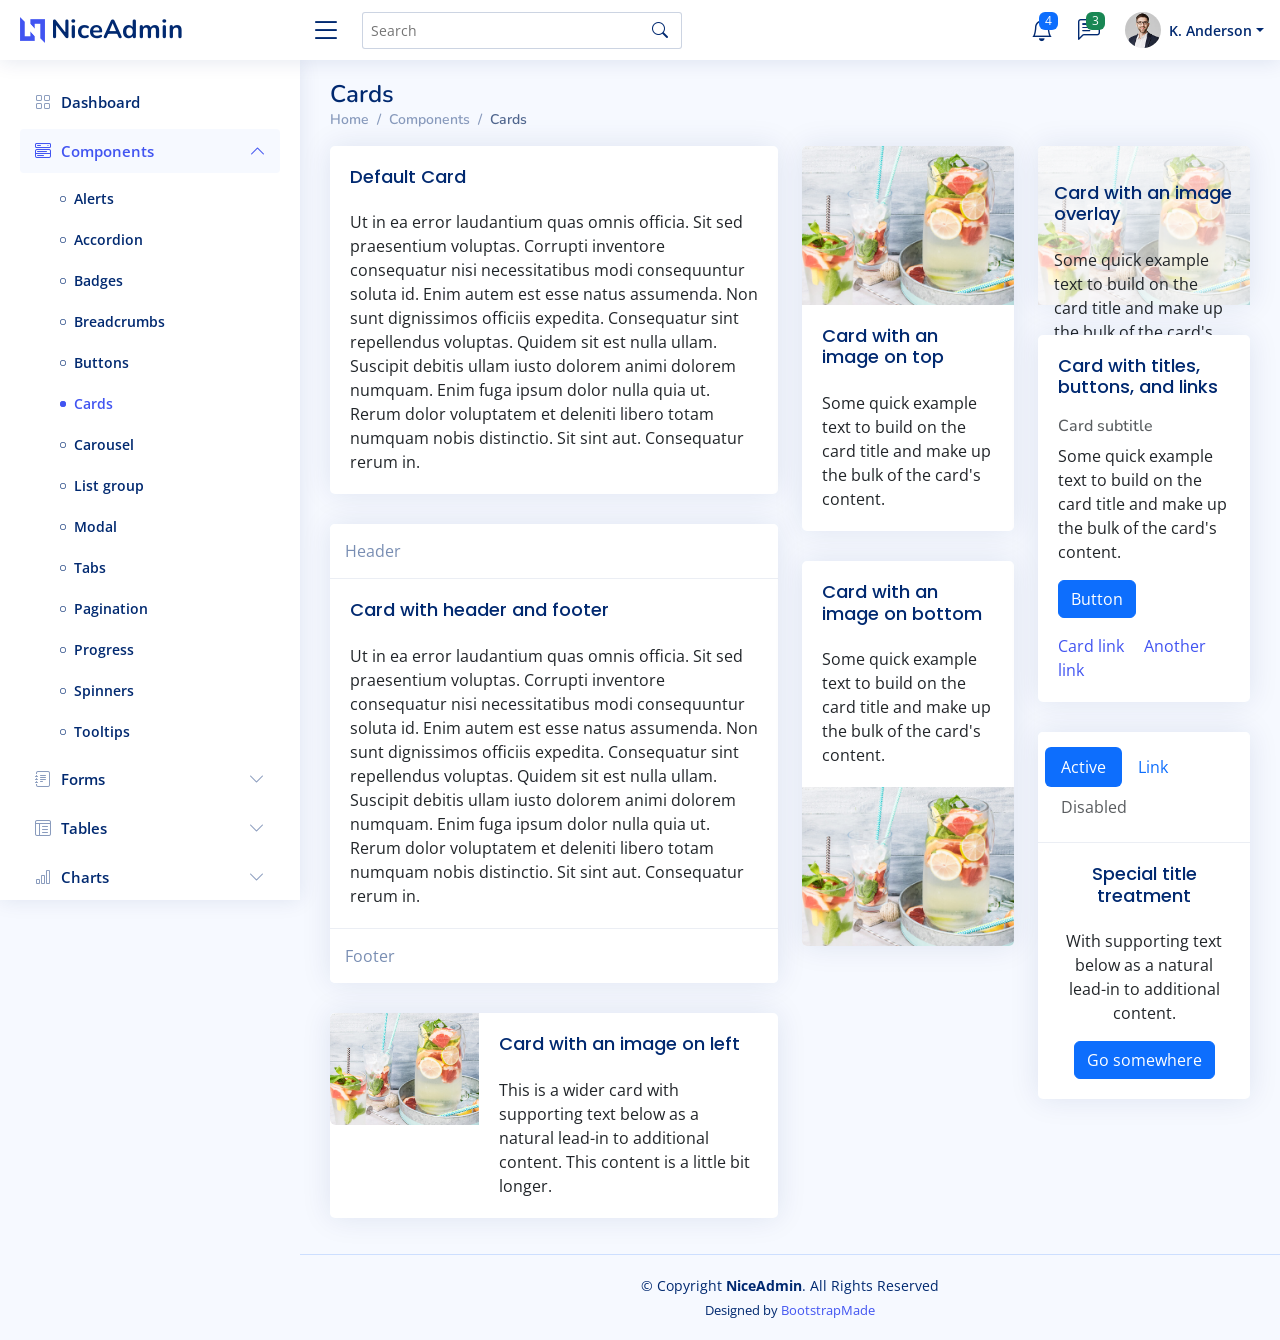
<file: NiceAdmin/components-cards.html>
<!DOCTYPE html>
<html lang="en">

<head>
  <meta charset="utf-8">
  <meta content="width=device-width, initial-scale=1.0" name="viewport">

  <title>Components / Cards - NiceAdmin Bootstrap Template</title>
  <meta content="" name="description">
  <meta content="" name="keywords">

  <!-- Favicons -->
  <link href="assets/img/favicon.png" rel="icon">
  <link href="assets/img/apple-touch-icon.png" rel="apple-touch-icon">

  <!-- Google Fonts -->
  <link href="https://fonts.gstatic.com" rel="preconnect">
  <link href="https://fonts.googleapis.com/css?family=Open+Sans:300,300i,400,400i,600,600i,700,700i|Nunito:300,300i,400,400i,600,600i,700,700i|Poppins:300,300i,400,400i,500,500i,600,600i,700,700i" rel="stylesheet">

  <!-- Vendor CSS Files -->
  <link href="assets/vendor/bootstrap/css/bootstrap.min.css" rel="stylesheet">
  <link href="assets/vendor/bootstrap-icons/bootstrap-icons.css" rel="stylesheet">
  <link href="assets/vendor/boxicons/css/boxicons.min.css" rel="stylesheet">
  <link href="assets/vendor/quill/quill.snow.css" rel="stylesheet">
  <link href="assets/vendor/quill/quill.bubble.css" rel="stylesheet">
  <link href="assets/vendor/remixicon/remixicon.css" rel="stylesheet">
  <link href="assets/vendor/simple-datatables/style.css" rel="stylesheet">

  <!-- Template Main CSS File -->
  <link href="assets/css/style.css" rel="stylesheet">

  <!-- =======================================================
  * Template Name: NiceAdmin
  * Updated: Jul 27 2023 with Bootstrap v5.3.1
  * Template URL: https://bootstrapmade.com/nice-admin-bootstrap-admin-html-template/
  * Author: BootstrapMade.com
  * License: https://bootstrapmade.com/license/
  ======================================================== -->
</head>

<body>

  <!-- ======= Header ======= -->
  <header id="header" class="header fixed-top d-flex align-items-center">

    <div class="d-flex align-items-center justify-content-between">
      <a href="index.html" class="logo d-flex align-items-center">
        <img src="assets/img/logo.png" alt="">
        <span class="d-none d-lg-block">NiceAdmin</span>
      </a>
      <i class="bi bi-list toggle-sidebar-btn"></i>
    </div><!-- End Logo -->

    <div class="search-bar">
      <form class="search-form d-flex align-items-center" method="POST" action="#">
        <input type="text" name="query" placeholder="Search" title="Enter search keyword">
        <button type="submit" title="Search"><i class="bi bi-search"></i></button>
      </form>
    </div><!-- End Search Bar -->

    <nav class="header-nav ms-auto">
      <ul class="d-flex align-items-center">

        <li class="nav-item d-block d-lg-none">
          <a class="nav-link nav-icon search-bar-toggle " href="#">
            <i class="bi bi-search"></i>
          </a>
        </li><!-- End Search Icon-->

        <li class="nav-item dropdown">

          <a class="nav-link nav-icon" href="#" data-bs-toggle="dropdown">
            <i class="bi bi-bell"></i>
            <span class="badge bg-primary badge-number">4</span>
          </a><!-- End Notification Icon -->

          <ul class="dropdown-menu dropdown-menu-end dropdown-menu-arrow notifications">
            <li class="dropdown-header">
              You have 4 new notifications
              <a href="#"><span class="badge rounded-pill bg-primary p-2 ms-2">View all</span></a>
            </li>
            <li>
              <hr class="dropdown-divider">
            </li>

            <li class="notification-item">
              <i class="bi bi-exclamation-circle text-warning"></i>
              <div>
                <h4>Lorem Ipsum</h4>
                <p>Quae dolorem earum veritatis oditseno</p>
                <p>30 min. ago</p>
              </div>
            </li>

            <li>
              <hr class="dropdown-divider">
            </li>

            <li class="notification-item">
              <i class="bi bi-x-circle text-danger"></i>
              <div>
                <h4>Atque rerum nesciunt</h4>
                <p>Quae dolorem earum veritatis oditseno</p>
                <p>1 hr. ago</p>
              </div>
            </li>

            <li>
              <hr class="dropdown-divider">
            </li>

            <li class="notification-item">
              <i class="bi bi-check-circle text-success"></i>
              <div>
                <h4>Sit rerum fuga</h4>
                <p>Quae dolorem earum veritatis oditseno</p>
                <p>2 hrs. ago</p>
              </div>
            </li>

            <li>
              <hr class="dropdown-divider">
            </li>

            <li class="notification-item">
              <i class="bi bi-info-circle text-primary"></i>
              <div>
                <h4>Dicta reprehenderit</h4>
                <p>Quae dolorem earum veritatis oditseno</p>
                <p>4 hrs. ago</p>
              </div>
            </li>

            <li>
              <hr class="dropdown-divider">
            </li>
            <li class="dropdown-footer">
              <a href="#">Show all notifications</a>
            </li>

          </ul><!-- End Notification Dropdown Items -->

        </li><!-- End Notification Nav -->

        <li class="nav-item dropdown">

          <a class="nav-link nav-icon" href="#" data-bs-toggle="dropdown">
            <i class="bi bi-chat-left-text"></i>
            <span class="badge bg-success badge-number">3</span>
          </a><!-- End Messages Icon -->

          <ul class="dropdown-menu dropdown-menu-end dropdown-menu-arrow messages">
            <li class="dropdown-header">
              You have 3 new messages
              <a href="#"><span class="badge rounded-pill bg-primary p-2 ms-2">View all</span></a>
            </li>
            <li>
              <hr class="dropdown-divider">
            </li>

            <li class="message-item">
              <a href="#">
                <img src="assets/img/messages-1.jpg" alt="" class="rounded-circle">
                <div>
                  <h4>Maria Hudson</h4>
                  <p>Velit asperiores et ducimus soluta repudiandae labore officia est ut...</p>
                  <p>4 hrs. ago</p>
                </div>
              </a>
            </li>
            <li>
              <hr class="dropdown-divider">
            </li>

            <li class="message-item">
              <a href="#">
                <img src="assets/img/messages-2.jpg" alt="" class="rounded-circle">
                <div>
                  <h4>Anna Nelson</h4>
                  <p>Velit asperiores et ducimus soluta repudiandae labore officia est ut...</p>
                  <p>6 hrs. ago</p>
                </div>
              </a>
            </li>
            <li>
              <hr class="dropdown-divider">
            </li>

            <li class="message-item">
              <a href="#">
                <img src="assets/img/messages-3.jpg" alt="" class="rounded-circle">
                <div>
                  <h4>David Muldon</h4>
                  <p>Velit asperiores et ducimus soluta repudiandae labore officia est ut...</p>
                  <p>8 hrs. ago</p>
                </div>
              </a>
            </li>
            <li>
              <hr class="dropdown-divider">
            </li>

            <li class="dropdown-footer">
              <a href="#">Show all messages</a>
            </li>

          </ul><!-- End Messages Dropdown Items -->

        </li><!-- End Messages Nav -->

        <li class="nav-item dropdown pe-3">

          <a class="nav-link nav-profile d-flex align-items-center pe-0" href="#" data-bs-toggle="dropdown">
            <img src="assets/img/profile-img.jpg" alt="Profile" class="rounded-circle">
            <span class="d-none d-md-block dropdown-toggle ps-2">K. Anderson</span>
          </a><!-- End Profile Iamge Icon -->

          <ul class="dropdown-menu dropdown-menu-end dropdown-menu-arrow profile">
            <li class="dropdown-header">
              <h6>Kevin Anderson</h6>
              <span>Web Designer</span>
            </li>
            <li>
              <hr class="dropdown-divider">
            </li>

            <li>
              <a class="dropdown-item d-flex align-items-center" href="users-profile.html">
                <i class="bi bi-person"></i>
                <span>My Profile</span>
              </a>
            </li>
            <li>
              <hr class="dropdown-divider">
            </li>

            <li>
              <a class="dropdown-item d-flex align-items-center" href="users-profile.html">
                <i class="bi bi-gear"></i>
                <span>Account Settings</span>
              </a>
            </li>
            <li>
              <hr class="dropdown-divider">
            </li>

            <li>
              <a class="dropdown-item d-flex align-items-center" href="pages-faq.html">
                <i class="bi bi-question-circle"></i>
                <span>Need Help?</span>
              </a>
            </li>
            <li>
              <hr class="dropdown-divider">
            </li>

            <li>
              <a class="dropdown-item d-flex align-items-center" href="#">
                <i class="bi bi-box-arrow-right"></i>
                <span>Sign Out</span>
              </a>
            </li>

          </ul><!-- End Profile Dropdown Items -->
        </li><!-- End Profile Nav -->

      </ul>
    </nav><!-- End Icons Navigation -->

  </header><!-- End Header -->

  <!-- ======= Sidebar ======= -->
  <aside id="sidebar" class="sidebar">

    <ul class="sidebar-nav" id="sidebar-nav">

      <li class="nav-item">
        <a class="nav-link collapsed" href="index.html">
          <i class="bi bi-grid"></i>
          <span>Dashboard</span>
        </a>
      </li><!-- End Dashboard Nav -->

      <li class="nav-item">
        <a class="nav-link " data-bs-target="#components-nav" data-bs-toggle="collapse" href="#">
          <i class="bi bi-menu-button-wide"></i><span>Components</span><i class="bi bi-chevron-down ms-auto"></i>
        </a>
        <ul id="components-nav" class="nav-content collapse show" data-bs-parent="#sidebar-nav">
          <li>
            <a href="components-alerts.html">
              <i class="bi bi-circle"></i><span>Alerts</span>
            </a>
          </li>
          <li>
            <a href="components-accordion.html">
              <i class="bi bi-circle"></i><span>Accordion</span>
            </a>
          </li>
          <li>
            <a href="components-badges.html">
              <i class="bi bi-circle"></i><span>Badges</span>
            </a>
          </li>
          <li>
            <a href="components-breadcrumbs.html">
              <i class="bi bi-circle"></i><span>Breadcrumbs</span>
            </a>
          </li>
          <li>
            <a href="components-buttons.html">
              <i class="bi bi-circle"></i><span>Buttons</span>
            </a>
          </li>
          <li>
            <a href="components-cards.html" class="active">
              <i class="bi bi-circle"></i><span>Cards</span>
            </a>
          </li>
          <li>
            <a href="components-carousel.html">
              <i class="bi bi-circle"></i><span>Carousel</span>
            </a>
          </li>
          <li>
            <a href="components-list-group.html">
              <i class="bi bi-circle"></i><span>List group</span>
            </a>
          </li>
          <li>
            <a href="components-modal.html">
              <i class="bi bi-circle"></i><span>Modal</span>
            </a>
          </li>
          <li>
            <a href="components-tabs.html">
              <i class="bi bi-circle"></i><span>Tabs</span>
            </a>
          </li>
          <li>
            <a href="components-pagination.html">
              <i class="bi bi-circle"></i><span>Pagination</span>
            </a>
          </li>
          <li>
            <a href="components-progress.html">
              <i class="bi bi-circle"></i><span>Progress</span>
            </a>
          </li>
          <li>
            <a href="components-spinners.html">
              <i class="bi bi-circle"></i><span>Spinners</span>
            </a>
          </li>
          <li>
            <a href="components-tooltips.html">
              <i class="bi bi-circle"></i><span>Tooltips</span>
            </a>
          </li>
        </ul>
      </li><!-- End Components Nav -->

      <li class="nav-item">
        <a class="nav-link collapsed" data-bs-target="#forms-nav" data-bs-toggle="collapse" href="#">
          <i class="bi bi-journal-text"></i><span>Forms</span><i class="bi bi-chevron-down ms-auto"></i>
        </a>
        <ul id="forms-nav" class="nav-content collapse " data-bs-parent="#sidebar-nav">
          <li>
            <a href="forms-elements.html">
              <i class="bi bi-circle"></i><span>Form Elements</span>
            </a>
          </li>
          <li>
            <a href="forms-layouts.html">
              <i class="bi bi-circle"></i><span>Form Layouts</span>
            </a>
          </li>
          <li>
            <a href="forms-editors.html">
              <i class="bi bi-circle"></i><span>Form Editors</span>
            </a>
          </li>
          <li>
            <a href="forms-validation.html">
              <i class="bi bi-circle"></i><span>Form Validation</span>
            </a>
          </li>
        </ul>
      </li><!-- End Forms Nav -->

      <li class="nav-item">
        <a class="nav-link collapsed" data-bs-target="#tables-nav" data-bs-toggle="collapse" href="#">
          <i class="bi bi-layout-text-window-reverse"></i><span>Tables</span><i class="bi bi-chevron-down ms-auto"></i>
        </a>
        <ul id="tables-nav" class="nav-content collapse " data-bs-parent="#sidebar-nav">
          <li>
            <a href="tables-general.html">
              <i class="bi bi-circle"></i><span>General Tables</span>
            </a>
          </li>
          <li>
            <a href="tables-data.html">
              <i class="bi bi-circle"></i><span>Data Tables</span>
            </a>
          </li>
        </ul>
      </li><!-- End Tables Nav -->

      <li class="nav-item">
        <a class="nav-link collapsed" data-bs-target="#charts-nav" data-bs-toggle="collapse" href="#">
          <i class="bi bi-bar-chart"></i><span>Charts</span><i class="bi bi-chevron-down ms-auto"></i>
        </a>
        <ul id="charts-nav" class="nav-content collapse " data-bs-parent="#sidebar-nav">
          <li>
            <a href="charts-chartjs.html">
              <i class="bi bi-circle"></i><span>Chart.js</span>
            </a>
          </li>
          <li>
            <a href="charts-apexcharts.html">
              <i class="bi bi-circle"></i><span>ApexCharts</span>
            </a>
          </li>
          <li>
            <a href="charts-echarts.html">
              <i class="bi bi-circle"></i><span>ECharts</span>
            </a>
          </li>
        </ul>
      </li><!-- End Charts Nav -->

      <li class="nav-item">
        <a class="nav-link collapsed" data-bs-target="#icons-nav" data-bs-toggle="collapse" href="#">
          <i class="bi bi-gem"></i><span>Icons</span><i class="bi bi-chevron-down ms-auto"></i>
        </a>
        <ul id="icons-nav" class="nav-content collapse " data-bs-parent="#sidebar-nav">
          <li>
            <a href="icons-bootstrap.html">
              <i class="bi bi-circle"></i><span>Bootstrap Icons</span>
            </a>
          </li>
          <li>
            <a href="icons-remix.html">
              <i class="bi bi-circle"></i><span>Remix Icons</span>
            </a>
          </li>
          <li>
            <a href="icons-boxicons.html">
              <i class="bi bi-circle"></i><span>Boxicons</span>
            </a>
          </li>
        </ul>
      </li><!-- End Icons Nav -->

      <li class="nav-heading">Pages</li>

      <li class="nav-item">
        <a class="nav-link collapsed" href="users-profile.html">
          <i class="bi bi-person"></i>
          <span>Profile</span>
        </a>
      </li><!-- End Profile Page Nav -->

      <li class="nav-item">
        <a class="nav-link collapsed" href="pages-faq.html">
          <i class="bi bi-question-circle"></i>
          <span>F.A.Q</span>
        </a>
      </li><!-- End F.A.Q Page Nav -->

      <li class="nav-item">
        <a class="nav-link collapsed" href="pages-contact.html">
          <i class="bi bi-envelope"></i>
          <span>Contact</span>
        </a>
      </li><!-- End Contact Page Nav -->

      <li class="nav-item">
        <a class="nav-link collapsed" href="pages-register.html">
          <i class="bi bi-card-list"></i>
          <span>Register</span>
        </a>
      </li><!-- End Register Page Nav -->

      <li class="nav-item">
        <a class="nav-link collapsed" href="pages-login.html">
          <i class="bi bi-box-arrow-in-right"></i>
          <span>Login</span>
        </a>
      </li><!-- End Login Page Nav -->

      <li class="nav-item">
        <a class="nav-link collapsed" href="pages-error-404.html">
          <i class="bi bi-dash-circle"></i>
          <span>Error 404</span>
        </a>
      </li><!-- End Error 404 Page Nav -->

      <li class="nav-item">
        <a class="nav-link collapsed" href="pages-blank.html">
          <i class="bi bi-file-earmark"></i>
          <span>Blank</span>
        </a>
      </li><!-- End Blank Page Nav -->

    </ul>

  </aside><!-- End Sidebar-->

  <main id="main" class="main">

    <div class="pagetitle">
      <h1>Cards</h1>
      <nav>
        <ol class="breadcrumb">
          <li class="breadcrumb-item"><a href="index.html">Home</a></li>
          <li class="breadcrumb-item">Components</li>
          <li class="breadcrumb-item active">Cards</li>
        </ol>
      </nav>
    </div><!-- End Page Title -->

    <section class="section">
      <div class="row align-items-top">
        <div class="col-lg-6">

          <!-- Default Card -->
          <div class="card">
            <div class="card-body">
              <h5 class="card-title">Default Card</h5>
              Ut in ea error laudantium quas omnis officia. Sit sed praesentium voluptas. Corrupti inventore consequatur nisi necessitatibus modi consequuntur soluta id. Enim autem est esse natus assumenda. Non sunt dignissimos officiis expedita. Consequatur sint repellendus voluptas.
              Quidem sit est nulla ullam. Suscipit debitis ullam iusto dolorem animi dolorem numquam. Enim fuga ipsum dolor nulla quia ut.
              Rerum dolor voluptatem et deleniti libero totam numquam nobis distinctio. Sit sint aut. Consequatur rerum in.
            </div>
          </div><!-- End Default Card -->

          <!-- Card with header and footer -->
          <div class="card">
            <div class="card-header">Header</div>
            <div class="card-body">
              <h5 class="card-title">Card with header and footer</h5>
              Ut in ea error laudantium quas omnis officia. Sit sed praesentium voluptas. Corrupti inventore consequatur nisi necessitatibus modi consequuntur soluta id. Enim autem est esse natus assumenda. Non sunt dignissimos officiis expedita. Consequatur sint repellendus voluptas.
              Quidem sit est nulla ullam. Suscipit debitis ullam iusto dolorem animi dolorem numquam. Enim fuga ipsum dolor nulla quia ut.
              Rerum dolor voluptatem et deleniti libero totam numquam nobis distinctio. Sit sint aut. Consequatur rerum in.
            </div>
            <div class="card-footer">
              Footer
            </div>
          </div><!-- End Card with header and footer -->

          <!-- Card with an image on left -->
          <div class="card mb-3">
            <div class="row g-0">
              <div class="col-md-4">
                <img src="assets/img/card.jpg" class="img-fluid rounded-start" alt="...">
              </div>
              <div class="col-md-8">
                <div class="card-body">
                  <h5 class="card-title">Card with an image on left</h5>
                  <p class="card-text">This is a wider card with supporting text below as a natural lead-in to additional content. This content is a little bit longer.</p>
                </div>
              </div>
            </div>
          </div><!-- End Card with an image on left -->

        </div>

        <div class="col-lg-3">

          <!-- Card with an image on top -->
          <div class="card">
            <img src="assets/img/card.jpg" class="card-img-top" alt="...">
            <div class="card-body">
              <h5 class="card-title">Card with an image on top</h5>
              <p class="card-text">Some quick example text to build on the card title and make up the bulk of the card's content.</p>
            </div>
          </div><!-- End Card with an image on top -->

          <!-- Card with an image on bottom -->
          <div class="card">
            <div class="card-body">
              <h5 class="card-title">Card with an image on bottom</h5>
              <p class="card-text">Some quick example text to build on the card title and make up the bulk of the card's content.</p>
            </div>
            <img src="assets/img/card.jpg" class="card-img-bottom" alt="...">
          </div><!-- End Card with an image on bottom -->

        </div>

        <div class="col-lg-3">

          <!-- Card with an image overlay -->
          <div class="card">
            <img src="assets/img/card.jpg" class="card-img-top" alt="...">
            <div class="card-img-overlay">
              <h5 class="card-title">Card with an image overlay</h5>
              <p class="card-text">Some quick example text to build on the card title and make up the bulk of the card's content.</p>
            </div>
          </div><!-- End Card with an image overlay -->

          <!-- Card with titles, buttons, and links -->
          <div class="card">
            <div class="card-body">
              <h5 class="card-title">Card with titles, buttons, and links</h5>
              <h6 class="card-subtitle mb-2 text-muted">Card subtitle</h6>
              <p class="card-text">Some quick example text to build on the card title and make up the bulk of the card's content.</p>
              <p class="card-text"><a href="#" class="btn btn-primary">Button</a></p>
              <a href="#" class="card-link">Card link</a>
              <a href="#" class="card-link">Another link</a>
            </div>
          </div><!-- End Card with titles, buttons, and links -->

          <!-- Special title treatmen -->
          <div class="card text-center">
            <div class="card-header">
              <ul class="nav nav-pills card-header-pills">
                <li class="nav-item">
                  <a class="nav-link active" href="#">Active</a>
                </li>
                <li class="nav-item">
                  <a class="nav-link" href="#">Link</a>
                </li>
                <li class="nav-item">
                  <a class="nav-link disabled" href="#" tabindex="-1" aria-disabled="true">Disabled</a>
                </li>
              </ul>
            </div>
            <div class="card-body">
              <h5 class="card-title">Special title treatment</h5>
              <p class="card-text">With supporting text below as a natural lead-in to additional content.</p>
              <a href="#" class="btn btn-primary">Go somewhere</a>
            </div>
          </div><!-- End Special title treatmen -->

        </div>

      </div>
    </section>

  </main><!-- End #main -->

  <!-- ======= Footer ======= -->
  <footer id="footer" class="footer">
    <div class="copyright">
      &copy; Copyright <strong><span>NiceAdmin</span></strong>. All Rights Reserved
    </div>
    <div class="credits">
      <!-- All the links in the footer should remain intact. -->
      <!-- You can delete the links only if you purchased the pro version. -->
      <!-- Licensing information: https://bootstrapmade.com/license/ -->
      <!-- Purchase the pro version with working PHP/AJAX contact form: https://bootstrapmade.com/nice-admin-bootstrap-admin-html-template/ -->
      Designed by <a href="https://bootstrapmade.com/">BootstrapMade</a>
    </div>
  </footer><!-- End Footer -->

  <a href="#" class="back-to-top d-flex align-items-center justify-content-center"><i class="bi bi-arrow-up-short"></i></a>

  <!-- Vendor JS Files -->
  <script src="assets/vendor/apexcharts/apexcharts.min.js"></script>
  <script src="assets/vendor/bootstrap/js/bootstrap.bundle.min.js"></script>
  <script src="assets/vendor/chart.js/chart.umd.js"></script>
  <script src="assets/vendor/echarts/echarts.min.js"></script>
  <script src="assets/vendor/quill/quill.min.js"></script>
  <script src="assets/vendor/simple-datatables/simple-datatables.js"></script>
  <script src="assets/vendor/tinymce/tinymce.min.js"></script>
  <script src="assets/vendor/php-email-form/validate.js"></script>

  <!-- Template Main JS File -->
  <script src="assets/js/main.js"></script>

</body>

</html>
</file>
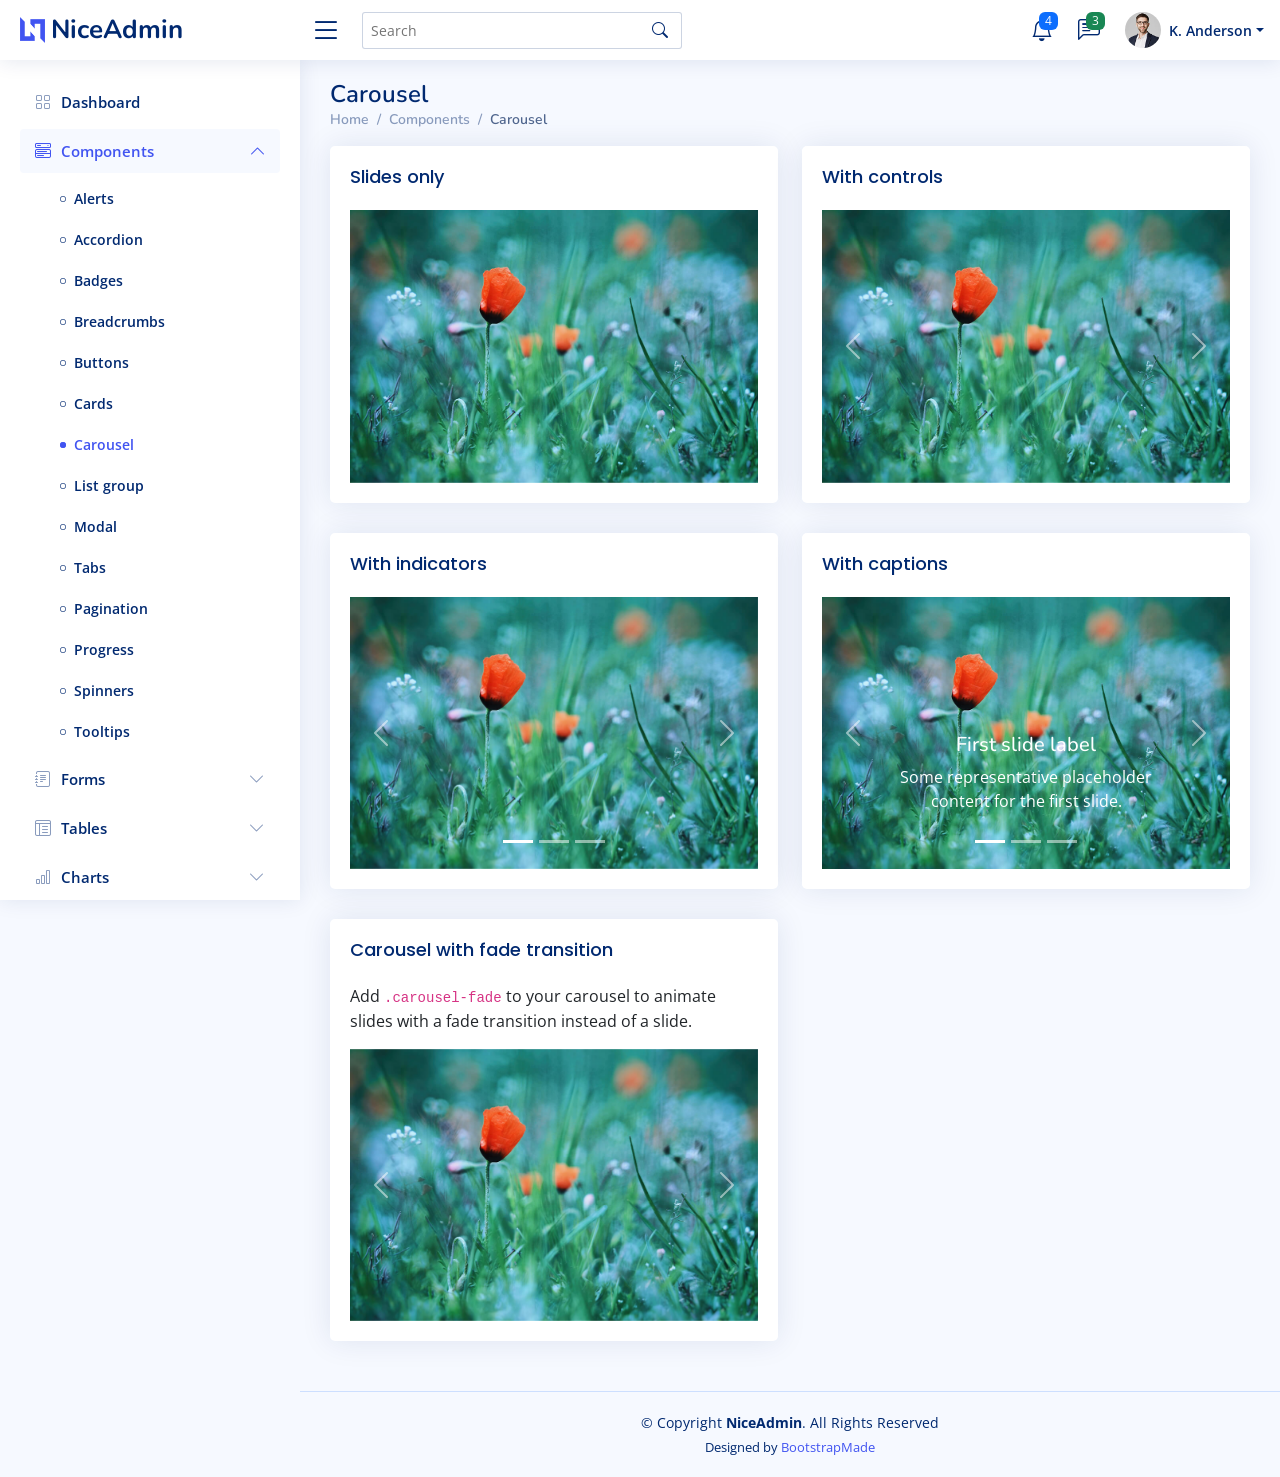
<file: NiceAdmin/components-carousel.html>
<!DOCTYPE html>
<html lang="en">

<head>
  <meta charset="utf-8">
  <meta content="width=device-width, initial-scale=1.0" name="viewport">

  <title>Components / Carousel - NiceAdmin Bootstrap Template</title>
  <meta content="" name="description">
  <meta content="" name="keywords">

  <!-- Favicons -->
  <link href="assets/img/favicon.png" rel="icon">
  <link href="assets/img/apple-touch-icon.png" rel="apple-touch-icon">

  <!-- Google Fonts -->
  <link href="https://fonts.gstatic.com" rel="preconnect">
  <link href="https://fonts.googleapis.com/css?family=Open+Sans:300,300i,400,400i,600,600i,700,700i|Nunito:300,300i,400,400i,600,600i,700,700i|Poppins:300,300i,400,400i,500,500i,600,600i,700,700i" rel="stylesheet">

  <!-- Vendor CSS Files -->
  <link href="assets/vendor/bootstrap/css/bootstrap.min.css" rel="stylesheet">
  <link href="assets/vendor/bootstrap-icons/bootstrap-icons.css" rel="stylesheet">
  <link href="assets/vendor/boxicons/css/boxicons.min.css" rel="stylesheet">
  <link href="assets/vendor/quill/quill.snow.css" rel="stylesheet">
  <link href="assets/vendor/quill/quill.bubble.css" rel="stylesheet">
  <link href="assets/vendor/remixicon/remixicon.css" rel="stylesheet">
  <link href="assets/vendor/simple-datatables/style.css" rel="stylesheet">

  <!-- Template Main CSS File -->
  <link href="assets/css/style.css" rel="stylesheet">

  <!-- =======================================================
  * Template Name: NiceAdmin
  * Updated: Jul 27 2023 with Bootstrap v5.3.1
  * Template URL: https://bootstrapmade.com/nice-admin-bootstrap-admin-html-template/
  * Author: BootstrapMade.com
  * License: https://bootstrapmade.com/license/
  ======================================================== -->
</head>

<body>

  <!-- ======= Header ======= -->
  <header id="header" class="header fixed-top d-flex align-items-center">

    <div class="d-flex align-items-center justify-content-between">
      <a href="index.html" class="logo d-flex align-items-center">
        <img src="assets/img/logo.png" alt="">
        <span class="d-none d-lg-block">NiceAdmin</span>
      </a>
      <i class="bi bi-list toggle-sidebar-btn"></i>
    </div><!-- End Logo -->

    <div class="search-bar">
      <form class="search-form d-flex align-items-center" method="POST" action="#">
        <input type="text" name="query" placeholder="Search" title="Enter search keyword">
        <button type="submit" title="Search"><i class="bi bi-search"></i></button>
      </form>
    </div><!-- End Search Bar -->

    <nav class="header-nav ms-auto">
      <ul class="d-flex align-items-center">

        <li class="nav-item d-block d-lg-none">
          <a class="nav-link nav-icon search-bar-toggle " href="#">
            <i class="bi bi-search"></i>
          </a>
        </li><!-- End Search Icon-->

        <li class="nav-item dropdown">

          <a class="nav-link nav-icon" href="#" data-bs-toggle="dropdown">
            <i class="bi bi-bell"></i>
            <span class="badge bg-primary badge-number">4</span>
          </a><!-- End Notification Icon -->

          <ul class="dropdown-menu dropdown-menu-end dropdown-menu-arrow notifications">
            <li class="dropdown-header">
              You have 4 new notifications
              <a href="#"><span class="badge rounded-pill bg-primary p-2 ms-2">View all</span></a>
            </li>
            <li>
              <hr class="dropdown-divider">
            </li>

            <li class="notification-item">
              <i class="bi bi-exclamation-circle text-warning"></i>
              <div>
                <h4>Lorem Ipsum</h4>
                <p>Quae dolorem earum veritatis oditseno</p>
                <p>30 min. ago</p>
              </div>
            </li>

            <li>
              <hr class="dropdown-divider">
            </li>

            <li class="notification-item">
              <i class="bi bi-x-circle text-danger"></i>
              <div>
                <h4>Atque rerum nesciunt</h4>
                <p>Quae dolorem earum veritatis oditseno</p>
                <p>1 hr. ago</p>
              </div>
            </li>

            <li>
              <hr class="dropdown-divider">
            </li>

            <li class="notification-item">
              <i class="bi bi-check-circle text-success"></i>
              <div>
                <h4>Sit rerum fuga</h4>
                <p>Quae dolorem earum veritatis oditseno</p>
                <p>2 hrs. ago</p>
              </div>
            </li>

            <li>
              <hr class="dropdown-divider">
            </li>

            <li class="notification-item">
              <i class="bi bi-info-circle text-primary"></i>
              <div>
                <h4>Dicta reprehenderit</h4>
                <p>Quae dolorem earum veritatis oditseno</p>
                <p>4 hrs. ago</p>
              </div>
            </li>

            <li>
              <hr class="dropdown-divider">
            </li>
            <li class="dropdown-footer">
              <a href="#">Show all notifications</a>
            </li>

          </ul><!-- End Notification Dropdown Items -->

        </li><!-- End Notification Nav -->

        <li class="nav-item dropdown">

          <a class="nav-link nav-icon" href="#" data-bs-toggle="dropdown">
            <i class="bi bi-chat-left-text"></i>
            <span class="badge bg-success badge-number">3</span>
          </a><!-- End Messages Icon -->

          <ul class="dropdown-menu dropdown-menu-end dropdown-menu-arrow messages">
            <li class="dropdown-header">
              You have 3 new messages
              <a href="#"><span class="badge rounded-pill bg-primary p-2 ms-2">View all</span></a>
            </li>
            <li>
              <hr class="dropdown-divider">
            </li>

            <li class="message-item">
              <a href="#">
                <img src="assets/img/messages-1.jpg" alt="" class="rounded-circle">
                <div>
                  <h4>Maria Hudson</h4>
                  <p>Velit asperiores et ducimus soluta repudiandae labore officia est ut...</p>
                  <p>4 hrs. ago</p>
                </div>
              </a>
            </li>
            <li>
              <hr class="dropdown-divider">
            </li>

            <li class="message-item">
              <a href="#">
                <img src="assets/img/messages-2.jpg" alt="" class="rounded-circle">
                <div>
                  <h4>Anna Nelson</h4>
                  <p>Velit asperiores et ducimus soluta repudiandae labore officia est ut...</p>
                  <p>6 hrs. ago</p>
                </div>
              </a>
            </li>
            <li>
              <hr class="dropdown-divider">
            </li>

            <li class="message-item">
              <a href="#">
                <img src="assets/img/messages-3.jpg" alt="" class="rounded-circle">
                <div>
                  <h4>David Muldon</h4>
                  <p>Velit asperiores et ducimus soluta repudiandae labore officia est ut...</p>
                  <p>8 hrs. ago</p>
                </div>
              </a>
            </li>
            <li>
              <hr class="dropdown-divider">
            </li>

            <li class="dropdown-footer">
              <a href="#">Show all messages</a>
            </li>

          </ul><!-- End Messages Dropdown Items -->

        </li><!-- End Messages Nav -->

        <li class="nav-item dropdown pe-3">

          <a class="nav-link nav-profile d-flex align-items-center pe-0" href="#" data-bs-toggle="dropdown">
            <img src="assets/img/profile-img.jpg" alt="Profile" class="rounded-circle">
            <span class="d-none d-md-block dropdown-toggle ps-2">K. Anderson</span>
          </a><!-- End Profile Iamge Icon -->

          <ul class="dropdown-menu dropdown-menu-end dropdown-menu-arrow profile">
            <li class="dropdown-header">
              <h6>Kevin Anderson</h6>
              <span>Web Designer</span>
            </li>
            <li>
              <hr class="dropdown-divider">
            </li>

            <li>
              <a class="dropdown-item d-flex align-items-center" href="users-profile.html">
                <i class="bi bi-person"></i>
                <span>My Profile</span>
              </a>
            </li>
            <li>
              <hr class="dropdown-divider">
            </li>

            <li>
              <a class="dropdown-item d-flex align-items-center" href="users-profile.html">
                <i class="bi bi-gear"></i>
                <span>Account Settings</span>
              </a>
            </li>
            <li>
              <hr class="dropdown-divider">
            </li>

            <li>
              <a class="dropdown-item d-flex align-items-center" href="pages-faq.html">
                <i class="bi bi-question-circle"></i>
                <span>Need Help?</span>
              </a>
            </li>
            <li>
              <hr class="dropdown-divider">
            </li>

            <li>
              <a class="dropdown-item d-flex align-items-center" href="#">
                <i class="bi bi-box-arrow-right"></i>
                <span>Sign Out</span>
              </a>
            </li>

          </ul><!-- End Profile Dropdown Items -->
        </li><!-- End Profile Nav -->

      </ul>
    </nav><!-- End Icons Navigation -->

  </header><!-- End Header -->

  <!-- ======= Sidebar ======= -->
  <aside id="sidebar" class="sidebar">

    <ul class="sidebar-nav" id="sidebar-nav">

      <li class="nav-item">
        <a class="nav-link collapsed" href="index.html">
          <i class="bi bi-grid"></i>
          <span>Dashboard</span>
        </a>
      </li><!-- End Dashboard Nav -->

      <li class="nav-item">
        <a class="nav-link " data-bs-target="#components-nav" data-bs-toggle="collapse" href="#">
          <i class="bi bi-menu-button-wide"></i><span>Components</span><i class="bi bi-chevron-down ms-auto"></i>
        </a>
        <ul id="components-nav" class="nav-content collapse show" data-bs-parent="#sidebar-nav">
          <li>
            <a href="components-alerts.html">
              <i class="bi bi-circle"></i><span>Alerts</span>
            </a>
          </li>
          <li>
            <a href="components-accordion.html">
              <i class="bi bi-circle"></i><span>Accordion</span>
            </a>
          </li>
          <li>
            <a href="components-badges.html">
              <i class="bi bi-circle"></i><span>Badges</span>
            </a>
          </li>
          <li>
            <a href="components-breadcrumbs.html">
              <i class="bi bi-circle"></i><span>Breadcrumbs</span>
            </a>
          </li>
          <li>
            <a href="components-buttons.html">
              <i class="bi bi-circle"></i><span>Buttons</span>
            </a>
          </li>
          <li>
            <a href="components-cards.html">
              <i class="bi bi-circle"></i><span>Cards</span>
            </a>
          </li>
          <li>
            <a href="components-carousel.html" class="active">
              <i class="bi bi-circle"></i><span>Carousel</span>
            </a>
          </li>
          <li>
            <a href="components-list-group.html">
              <i class="bi bi-circle"></i><span>List group</span>
            </a>
          </li>
          <li>
            <a href="components-modal.html">
              <i class="bi bi-circle"></i><span>Modal</span>
            </a>
          </li>
          <li>
            <a href="components-tabs.html">
              <i class="bi bi-circle"></i><span>Tabs</span>
            </a>
          </li>
          <li>
            <a href="components-pagination.html">
              <i class="bi bi-circle"></i><span>Pagination</span>
            </a>
          </li>
          <li>
            <a href="components-progress.html">
              <i class="bi bi-circle"></i><span>Progress</span>
            </a>
          </li>
          <li>
            <a href="components-spinners.html">
              <i class="bi bi-circle"></i><span>Spinners</span>
            </a>
          </li>
          <li>
            <a href="components-tooltips.html">
              <i class="bi bi-circle"></i><span>Tooltips</span>
            </a>
          </li>
        </ul>
      </li><!-- End Components Nav -->

      <li class="nav-item">
        <a class="nav-link collapsed" data-bs-target="#forms-nav" data-bs-toggle="collapse" href="#">
          <i class="bi bi-journal-text"></i><span>Forms</span><i class="bi bi-chevron-down ms-auto"></i>
        </a>
        <ul id="forms-nav" class="nav-content collapse " data-bs-parent="#sidebar-nav">
          <li>
            <a href="forms-elements.html">
              <i class="bi bi-circle"></i><span>Form Elements</span>
            </a>
          </li>
          <li>
            <a href="forms-layouts.html">
              <i class="bi bi-circle"></i><span>Form Layouts</span>
            </a>
          </li>
          <li>
            <a href="forms-editors.html">
              <i class="bi bi-circle"></i><span>Form Editors</span>
            </a>
          </li>
          <li>
            <a href="forms-validation.html">
              <i class="bi bi-circle"></i><span>Form Validation</span>
            </a>
          </li>
        </ul>
      </li><!-- End Forms Nav -->

      <li class="nav-item">
        <a class="nav-link collapsed" data-bs-target="#tables-nav" data-bs-toggle="collapse" href="#">
          <i class="bi bi-layout-text-window-reverse"></i><span>Tables</span><i class="bi bi-chevron-down ms-auto"></i>
        </a>
        <ul id="tables-nav" class="nav-content collapse " data-bs-parent="#sidebar-nav">
          <li>
            <a href="tables-general.html">
              <i class="bi bi-circle"></i><span>General Tables</span>
            </a>
          </li>
          <li>
            <a href="tables-data.html">
              <i class="bi bi-circle"></i><span>Data Tables</span>
            </a>
          </li>
        </ul>
      </li><!-- End Tables Nav -->

      <li class="nav-item">
        <a class="nav-link collapsed" data-bs-target="#charts-nav" data-bs-toggle="collapse" href="#">
          <i class="bi bi-bar-chart"></i><span>Charts</span><i class="bi bi-chevron-down ms-auto"></i>
        </a>
        <ul id="charts-nav" class="nav-content collapse " data-bs-parent="#sidebar-nav">
          <li>
            <a href="charts-chartjs.html">
              <i class="bi bi-circle"></i><span>Chart.js</span>
            </a>
          </li>
          <li>
            <a href="charts-apexcharts.html">
              <i class="bi bi-circle"></i><span>ApexCharts</span>
            </a>
          </li>
          <li>
            <a href="charts-echarts.html">
              <i class="bi bi-circle"></i><span>ECharts</span>
            </a>
          </li>
        </ul>
      </li><!-- End Charts Nav -->

      <li class="nav-item">
        <a class="nav-link collapsed" data-bs-target="#icons-nav" data-bs-toggle="collapse" href="#">
          <i class="bi bi-gem"></i><span>Icons</span><i class="bi bi-chevron-down ms-auto"></i>
        </a>
        <ul id="icons-nav" class="nav-content collapse " data-bs-parent="#sidebar-nav">
          <li>
            <a href="icons-bootstrap.html">
              <i class="bi bi-circle"></i><span>Bootstrap Icons</span>
            </a>
          </li>
          <li>
            <a href="icons-remix.html">
              <i class="bi bi-circle"></i><span>Remix Icons</span>
            </a>
          </li>
          <li>
            <a href="icons-boxicons.html">
              <i class="bi bi-circle"></i><span>Boxicons</span>
            </a>
          </li>
        </ul>
      </li><!-- End Icons Nav -->

      <li class="nav-heading">Pages</li>

      <li class="nav-item">
        <a class="nav-link collapsed" href="users-profile.html">
          <i class="bi bi-person"></i>
          <span>Profile</span>
        </a>
      </li><!-- End Profile Page Nav -->

      <li class="nav-item">
        <a class="nav-link collapsed" href="pages-faq.html">
          <i class="bi bi-question-circle"></i>
          <span>F.A.Q</span>
        </a>
      </li><!-- End F.A.Q Page Nav -->

      <li class="nav-item">
        <a class="nav-link collapsed" href="pages-contact.html">
          <i class="bi bi-envelope"></i>
          <span>Contact</span>
        </a>
      </li><!-- End Contact Page Nav -->

      <li class="nav-item">
        <a class="nav-link collapsed" href="pages-register.html">
          <i class="bi bi-card-list"></i>
          <span>Register</span>
        </a>
      </li><!-- End Register Page Nav -->

      <li class="nav-item">
        <a class="nav-link collapsed" href="pages-login.html">
          <i class="bi bi-box-arrow-in-right"></i>
          <span>Login</span>
        </a>
      </li><!-- End Login Page Nav -->

      <li class="nav-item">
        <a class="nav-link collapsed" href="pages-error-404.html">
          <i class="bi bi-dash-circle"></i>
          <span>Error 404</span>
        </a>
      </li><!-- End Error 404 Page Nav -->

      <li class="nav-item">
        <a class="nav-link collapsed" href="pages-blank.html">
          <i class="bi bi-file-earmark"></i>
          <span>Blank</span>
        </a>
      </li><!-- End Blank Page Nav -->

    </ul>

  </aside><!-- End Sidebar-->

  <main id="main" class="main">

    <div class="pagetitle">
      <h1>Carousel</h1>
      <nav>
        <ol class="breadcrumb">
          <li class="breadcrumb-item"><a href="index.html">Home</a></li>
          <li class="breadcrumb-item">Components</li>
          <li class="breadcrumb-item active">Carousel</li>
        </ol>
      </nav>
    </div><!-- End Page Title -->

    <section class="section">
      <div class="row">
        <div class="col-lg-6">

          <div class="card">
            <div class="card-body">
              <h5 class="card-title">Slides only</h5>

              <!-- Slides only carousel -->
              <div id="carouselExampleSlidesOnly" class="carousel slide" data-bs-ride="carousel">
                <div class="carousel-inner">
                  <div class="carousel-item active">
                    <img src="assets/img/slides-1.jpg" class="d-block w-100" alt="...">
                  </div>
                  <div class="carousel-item">
                    <img src="assets/img/slides-2.jpg" class="d-block w-100" alt="...">
                  </div>
                  <div class="carousel-item">
                    <img src="assets/img/slides-3.jpg" class="d-block w-100" alt="...">
                  </div>
                </div>
              </div><!-- End Slides only carousel-->

            </div>
          </div>

          <div class="card">
            <div class="card-body">
              <h5 class="card-title">With indicators</h5>

              <!-- Slides with indicators -->
              <div id="carouselExampleIndicators" class="carousel slide" data-bs-ride="carousel">
                <div class="carousel-indicators">
                  <button type="button" data-bs-target="#carouselExampleIndicators" data-bs-slide-to="0" class="active" aria-current="true" aria-label="Slide 1"></button>
                  <button type="button" data-bs-target="#carouselExampleIndicators" data-bs-slide-to="1" aria-label="Slide 2"></button>
                  <button type="button" data-bs-target="#carouselExampleIndicators" data-bs-slide-to="2" aria-label="Slide 3"></button>
                </div>
                <div class="carousel-inner">
                  <div class="carousel-item active">
                    <img src="assets/img/slides-1.jpg" class="d-block w-100" alt="...">
                  </div>
                  <div class="carousel-item">
                    <img src="assets/img/slides-2.jpg" class="d-block w-100" alt="...">
                  </div>
                  <div class="carousel-item">
                    <img src="assets/img/slides-3.jpg" class="d-block w-100" alt="...">
                  </div>
                </div>

                <button class="carousel-control-prev" type="button" data-bs-target="#carouselExampleIndicators" data-bs-slide="prev">
                  <span class="carousel-control-prev-icon" aria-hidden="true"></span>
                  <span class="visually-hidden">Previous</span>
                </button>
                <button class="carousel-control-next" type="button" data-bs-target="#carouselExampleIndicators" data-bs-slide="next">
                  <span class="carousel-control-next-icon" aria-hidden="true"></span>
                  <span class="visually-hidden">Next</span>
                </button>

              </div><!-- End Slides with indicators -->

            </div>
          </div>

          <div class="card">
            <div class="card-body">
              <h5 class="card-title">Carousel with fade transition</h5>
              <p>Add <code>.carousel-fade</code> to your carousel to animate slides with a fade transition instead of a slide.</p>

              <!-- Slides with fade transition -->
              <div id="carouselExampleFade" class="carousel slide carousel-fade" data-bs-ride="carousel">
                <div class="carousel-inner">
                  <div class="carousel-item active">
                    <img src="assets/img/slides-1.jpg" class="d-block w-100" alt="...">
                  </div>
                  <div class="carousel-item">
                    <img src="assets/img/slides-2.jpg" class="d-block w-100" alt="...">
                  </div>
                  <div class="carousel-item">
                    <img src="assets/img/slides-3.jpg" class="d-block w-100" alt="...">
                  </div>
                </div>

                <button class="carousel-control-prev" type="button" data-bs-target="#carouselExampleFade" data-bs-slide="prev">
                  <span class="carousel-control-prev-icon" aria-hidden="true"></span>
                  <span class="visually-hidden">Previous</span>
                </button>
                <button class="carousel-control-next" type="button" data-bs-target="#carouselExampleFade" data-bs-slide="next">
                  <span class="carousel-control-next-icon" aria-hidden="true"></span>
                  <span class="visually-hidden">Next</span>
                </button>

              </div><!-- End Slides with fade transition -->

            </div>
          </div>

        </div>

        <div class="col-lg-6">

          <div class="card">
            <div class="card-body">
              <h5 class="card-title">With controls</h5>

              <!-- Slides with controls -->
              <div id="carouselExampleControls" class="carousel slide" data-bs-ride="carousel">
                <div class="carousel-inner">
                  <div class="carousel-item active">
                    <img src="assets/img/slides-1.jpg" class="d-block w-100" alt="...">
                  </div>
                  <div class="carousel-item">
                    <img src="assets/img/slides-2.jpg" class="d-block w-100" alt="...">
                  </div>
                  <div class="carousel-item">
                    <img src="assets/img/slides-3.jpg" class="d-block w-100" alt="...">
                  </div>
                </div>

                <button class="carousel-control-prev" type="button" data-bs-target="#carouselExampleControls" data-bs-slide="prev">
                  <span class="carousel-control-prev-icon" aria-hidden="true"></span>
                  <span class="visually-hidden">Previous</span>
                </button>
                <button class="carousel-control-next" type="button" data-bs-target="#carouselExampleControls" data-bs-slide="next">
                  <span class="carousel-control-next-icon" aria-hidden="true"></span>
                  <span class="visually-hidden">Next</span>
                </button>

              </div><!-- End Slides with controls -->

            </div>
          </div>

          <div class="card">
            <div class="card-body">
              <h5 class="card-title">With captions</h5>

              <!-- Slides with captions -->
              <div id="carouselExampleCaptions" class="carousel slide" data-bs-ride="carousel">
                <div class="carousel-indicators">
                  <button type="button" data-bs-target="#carouselExampleCaptions" data-bs-slide-to="0" class="active" aria-current="true" aria-label="Slide 1"></button>
                  <button type="button" data-bs-target="#carouselExampleCaptions" data-bs-slide-to="1" aria-label="Slide 2"></button>
                  <button type="button" data-bs-target="#carouselExampleCaptions" data-bs-slide-to="2" aria-label="Slide 3"></button>
                </div>
                <div class="carousel-inner">
                  <div class="carousel-item active">
                    <img src="assets/img/slides-1.jpg" class="d-block w-100" alt="...">
                    <div class="carousel-caption d-none d-md-block">
                      <h5>First slide label</h5>
                      <p>Some representative placeholder content for the first slide.</p>
                    </div>
                  </div>
                  <div class="carousel-item">
                    <img src="assets/img/slides-2.jpg" class="d-block w-100" alt="...">
                    <div class="carousel-caption d-none d-md-block">
                      <h5>Second slide label</h5>
                      <p>Some representative placeholder content for the second slide.</p>
                    </div>
                  </div>
                  <div class="carousel-item">
                    <img src="assets/img/slides-3.jpg" class="d-block w-100" alt="...">
                    <div class="carousel-caption d-none d-md-block">
                      <h5>Third slide label</h5>
                      <p>Some representative placeholder content for the third slide.</p>
                    </div>
                  </div>
                </div>

                <button class="carousel-control-prev" type="button" data-bs-target="#carouselExampleCaptions" data-bs-slide="prev">
                  <span class="carousel-control-prev-icon" aria-hidden="true"></span>
                  <span class="visually-hidden">Previous</span>
                </button>
                <button class="carousel-control-next" type="button" data-bs-target="#carouselExampleCaptions" data-bs-slide="next">
                  <span class="carousel-control-next-icon" aria-hidden="true"></span>
                  <span class="visually-hidden">Next</span>
                </button>

              </div><!-- End Slides with captions -->

            </div>
          </div>

        </div>
      </div>
    </section>

  </main><!-- End #main -->

  <!-- ======= Footer ======= -->
  <footer id="footer" class="footer">
    <div class="copyright">
      &copy; Copyright <strong><span>NiceAdmin</span></strong>. All Rights Reserved
    </div>
    <div class="credits">
      <!-- All the links in the footer should remain intact. -->
      <!-- You can delete the links only if you purchased the pro version. -->
      <!-- Licensing information: https://bootstrapmade.com/license/ -->
      <!-- Purchase the pro version with working PHP/AJAX contact form: https://bootstrapmade.com/nice-admin-bootstrap-admin-html-template/ -->
      Designed by <a href="https://bootstrapmade.com/">BootstrapMade</a>
    </div>
  </footer><!-- End Footer -->

  <a href="#" class="back-to-top d-flex align-items-center justify-content-center"><i class="bi bi-arrow-up-short"></i></a>

  <!-- Vendor JS Files -->
  <script src="assets/vendor/apexcharts/apexcharts.min.js"></script>
  <script src="assets/vendor/bootstrap/js/bootstrap.bundle.min.js"></script>
  <script src="assets/vendor/chart.js/chart.umd.js"></script>
  <script src="assets/vendor/echarts/echarts.min.js"></script>
  <script src="assets/vendor/quill/quill.min.js"></script>
  <script src="assets/vendor/simple-datatables/simple-datatables.js"></script>
  <script src="assets/vendor/tinymce/tinymce.min.js"></script>
  <script src="assets/vendor/php-email-form/validate.js"></script>

  <!-- Template Main JS File -->
  <script src="assets/js/main.js"></script>

</body>

</html>
</file>
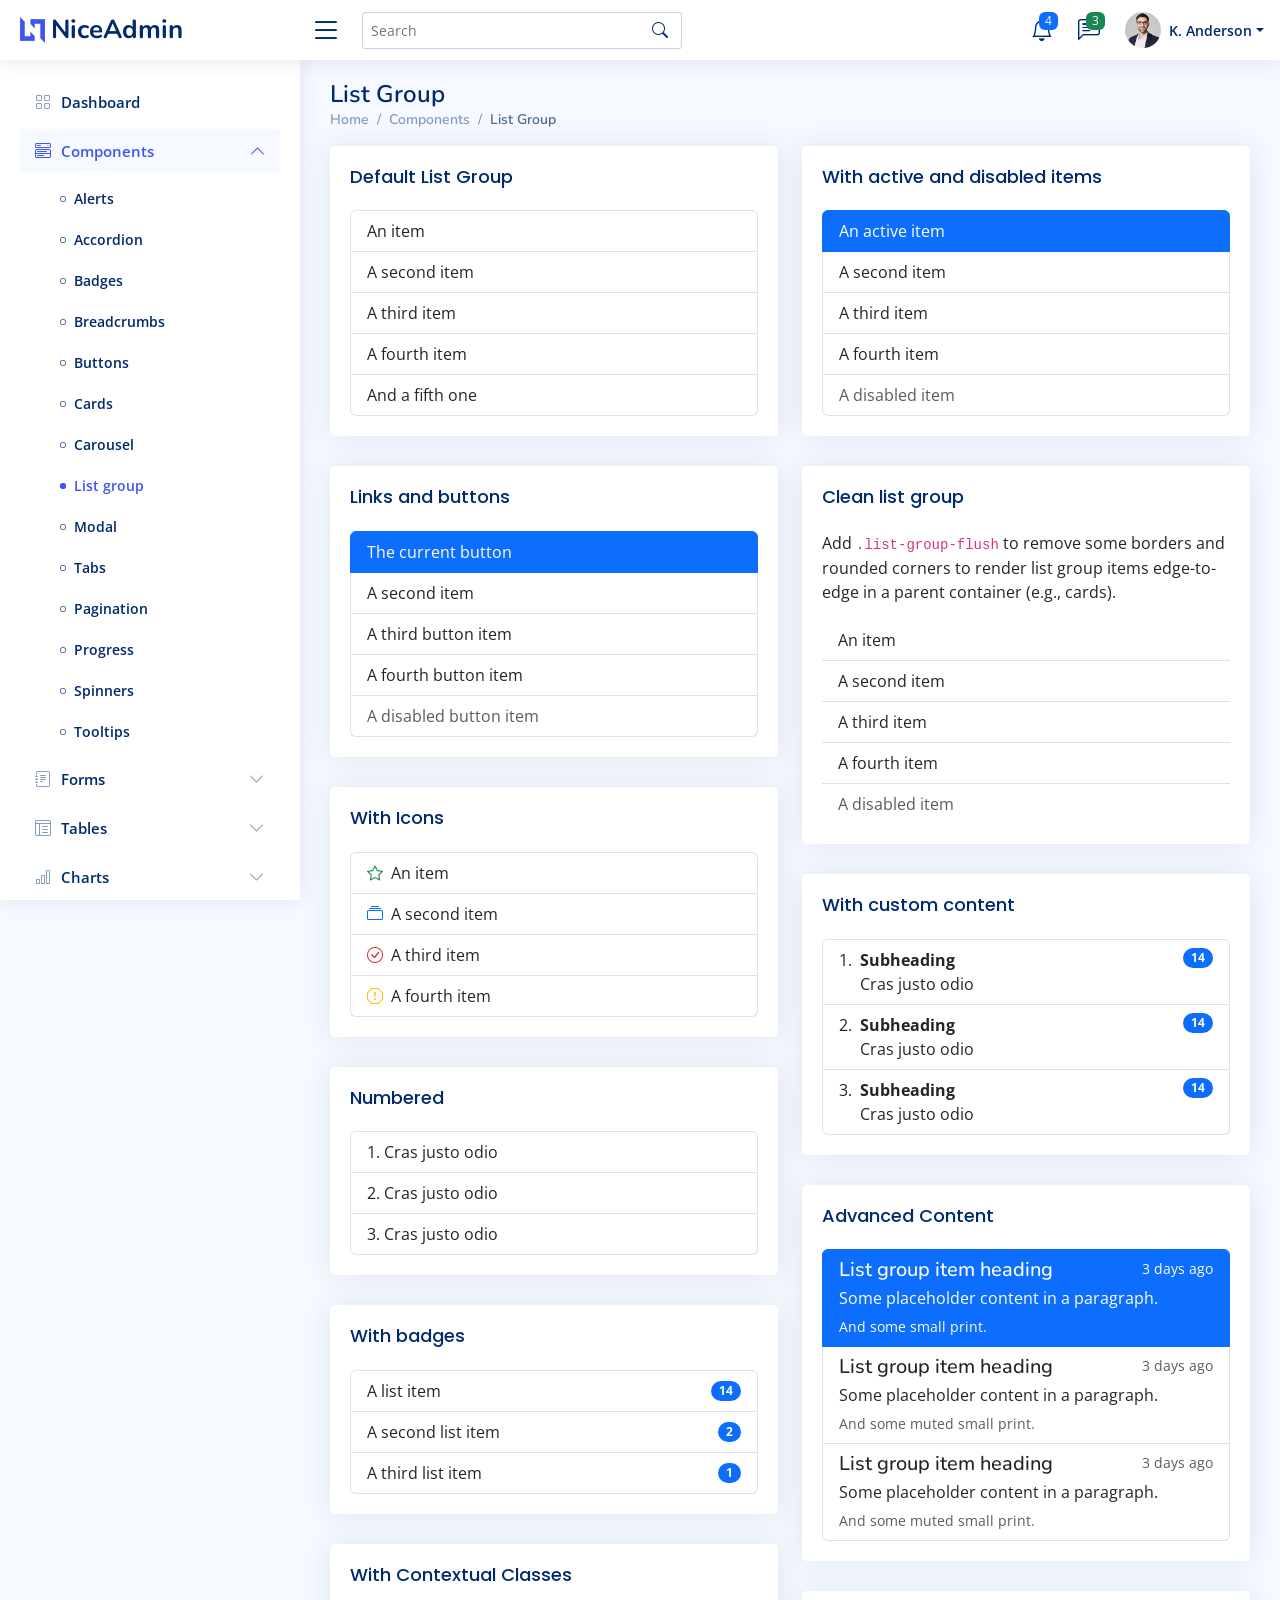
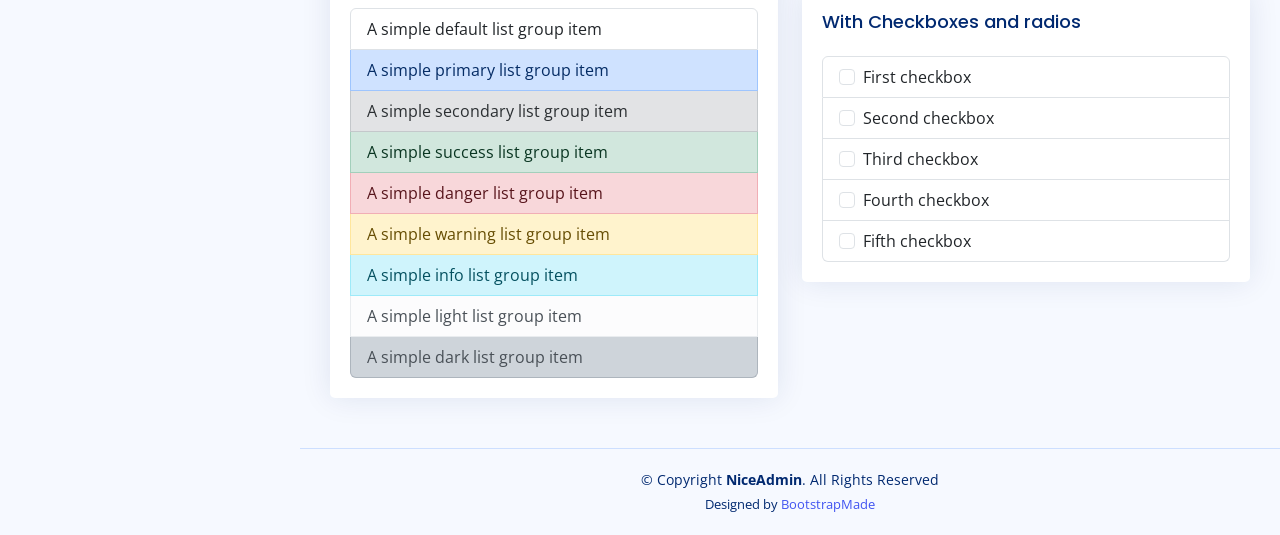
<file: NiceAdmin/components-list-group.html>
<!DOCTYPE html>
<html lang="en">

<head>
  <meta charset="utf-8">
  <meta content="width=device-width, initial-scale=1.0" name="viewport">

  <title>Components / List Group - NiceAdmin Bootstrap Template</title>
  <meta content="" name="description">
  <meta content="" name="keywords">

  <!-- Favicons -->
  <link href="assets/img/favicon.png" rel="icon">
  <link href="assets/img/apple-touch-icon.png" rel="apple-touch-icon">

  <!-- Google Fonts -->
  <link href="https://fonts.gstatic.com" rel="preconnect">
  <link href="https://fonts.googleapis.com/css?family=Open+Sans:300,300i,400,400i,600,600i,700,700i|Nunito:300,300i,400,400i,600,600i,700,700i|Poppins:300,300i,400,400i,500,500i,600,600i,700,700i" rel="stylesheet">

  <!-- Vendor CSS Files -->
  <link href="assets/vendor/bootstrap/css/bootstrap.min.css" rel="stylesheet">
  <link href="assets/vendor/bootstrap-icons/bootstrap-icons.css" rel="stylesheet">
  <link href="assets/vendor/boxicons/css/boxicons.min.css" rel="stylesheet">
  <link href="assets/vendor/quill/quill.snow.css" rel="stylesheet">
  <link href="assets/vendor/quill/quill.bubble.css" rel="stylesheet">
  <link href="assets/vendor/remixicon/remixicon.css" rel="stylesheet">
  <link href="assets/vendor/simple-datatables/style.css" rel="stylesheet">

  <!-- Template Main CSS File -->
  <link href="assets/css/style.css" rel="stylesheet">

  <!-- =======================================================
  * Template Name: NiceAdmin
  * Updated: Jul 27 2023 with Bootstrap v5.3.1
  * Template URL: https://bootstrapmade.com/nice-admin-bootstrap-admin-html-template/
  * Author: BootstrapMade.com
  * License: https://bootstrapmade.com/license/
  ======================================================== -->
</head>

<body>

  <!-- ======= Header ======= -->
  <header id="header" class="header fixed-top d-flex align-items-center">

    <div class="d-flex align-items-center justify-content-between">
      <a href="index.html" class="logo d-flex align-items-center">
        <img src="assets/img/logo.png" alt="">
        <span class="d-none d-lg-block">NiceAdmin</span>
      </a>
      <i class="bi bi-list toggle-sidebar-btn"></i>
    </div><!-- End Logo -->

    <div class="search-bar">
      <form class="search-form d-flex align-items-center" method="POST" action="#">
        <input type="text" name="query" placeholder="Search" title="Enter search keyword">
        <button type="submit" title="Search"><i class="bi bi-search"></i></button>
      </form>
    </div><!-- End Search Bar -->

    <nav class="header-nav ms-auto">
      <ul class="d-flex align-items-center">

        <li class="nav-item d-block d-lg-none">
          <a class="nav-link nav-icon search-bar-toggle " href="#">
            <i class="bi bi-search"></i>
          </a>
        </li><!-- End Search Icon-->

        <li class="nav-item dropdown">

          <a class="nav-link nav-icon" href="#" data-bs-toggle="dropdown">
            <i class="bi bi-bell"></i>
            <span class="badge bg-primary badge-number">4</span>
          </a><!-- End Notification Icon -->

          <ul class="dropdown-menu dropdown-menu-end dropdown-menu-arrow notifications">
            <li class="dropdown-header">
              You have 4 new notifications
              <a href="#"><span class="badge rounded-pill bg-primary p-2 ms-2">View all</span></a>
            </li>
            <li>
              <hr class="dropdown-divider">
            </li>

            <li class="notification-item">
              <i class="bi bi-exclamation-circle text-warning"></i>
              <div>
                <h4>Lorem Ipsum</h4>
                <p>Quae dolorem earum veritatis oditseno</p>
                <p>30 min. ago</p>
              </div>
            </li>

            <li>
              <hr class="dropdown-divider">
            </li>

            <li class="notification-item">
              <i class="bi bi-x-circle text-danger"></i>
              <div>
                <h4>Atque rerum nesciunt</h4>
                <p>Quae dolorem earum veritatis oditseno</p>
                <p>1 hr. ago</p>
              </div>
            </li>

            <li>
              <hr class="dropdown-divider">
            </li>

            <li class="notification-item">
              <i class="bi bi-check-circle text-success"></i>
              <div>
                <h4>Sit rerum fuga</h4>
                <p>Quae dolorem earum veritatis oditseno</p>
                <p>2 hrs. ago</p>
              </div>
            </li>

            <li>
              <hr class="dropdown-divider">
            </li>

            <li class="notification-item">
              <i class="bi bi-info-circle text-primary"></i>
              <div>
                <h4>Dicta reprehenderit</h4>
                <p>Quae dolorem earum veritatis oditseno</p>
                <p>4 hrs. ago</p>
              </div>
            </li>

            <li>
              <hr class="dropdown-divider">
            </li>
            <li class="dropdown-footer">
              <a href="#">Show all notifications</a>
            </li>

          </ul><!-- End Notification Dropdown Items -->

        </li><!-- End Notification Nav -->

        <li class="nav-item dropdown">

          <a class="nav-link nav-icon" href="#" data-bs-toggle="dropdown">
            <i class="bi bi-chat-left-text"></i>
            <span class="badge bg-success badge-number">3</span>
          </a><!-- End Messages Icon -->

          <ul class="dropdown-menu dropdown-menu-end dropdown-menu-arrow messages">
            <li class="dropdown-header">
              You have 3 new messages
              <a href="#"><span class="badge rounded-pill bg-primary p-2 ms-2">View all</span></a>
            </li>
            <li>
              <hr class="dropdown-divider">
            </li>

            <li class="message-item">
              <a href="#">
                <img src="assets/img/messages-1.jpg" alt="" class="rounded-circle">
                <div>
                  <h4>Maria Hudson</h4>
                  <p>Velit asperiores et ducimus soluta repudiandae labore officia est ut...</p>
                  <p>4 hrs. ago</p>
                </div>
              </a>
            </li>
            <li>
              <hr class="dropdown-divider">
            </li>

            <li class="message-item">
              <a href="#">
                <img src="assets/img/messages-2.jpg" alt="" class="rounded-circle">
                <div>
                  <h4>Anna Nelson</h4>
                  <p>Velit asperiores et ducimus soluta repudiandae labore officia est ut...</p>
                  <p>6 hrs. ago</p>
                </div>
              </a>
            </li>
            <li>
              <hr class="dropdown-divider">
            </li>

            <li class="message-item">
              <a href="#">
                <img src="assets/img/messages-3.jpg" alt="" class="rounded-circle">
                <div>
                  <h4>David Muldon</h4>
                  <p>Velit asperiores et ducimus soluta repudiandae labore officia est ut...</p>
                  <p>8 hrs. ago</p>
                </div>
              </a>
            </li>
            <li>
              <hr class="dropdown-divider">
            </li>

            <li class="dropdown-footer">
              <a href="#">Show all messages</a>
            </li>

          </ul><!-- End Messages Dropdown Items -->

        </li><!-- End Messages Nav -->

        <li class="nav-item dropdown pe-3">

          <a class="nav-link nav-profile d-flex align-items-center pe-0" href="#" data-bs-toggle="dropdown">
            <img src="assets/img/profile-img.jpg" alt="Profile" class="rounded-circle">
            <span class="d-none d-md-block dropdown-toggle ps-2">K. Anderson</span>
          </a><!-- End Profile Iamge Icon -->

          <ul class="dropdown-menu dropdown-menu-end dropdown-menu-arrow profile">
            <li class="dropdown-header">
              <h6>Kevin Anderson</h6>
              <span>Web Designer</span>
            </li>
            <li>
              <hr class="dropdown-divider">
            </li>

            <li>
              <a class="dropdown-item d-flex align-items-center" href="users-profile.html">
                <i class="bi bi-person"></i>
                <span>My Profile</span>
              </a>
            </li>
            <li>
              <hr class="dropdown-divider">
            </li>

            <li>
              <a class="dropdown-item d-flex align-items-center" href="users-profile.html">
                <i class="bi bi-gear"></i>
                <span>Account Settings</span>
              </a>
            </li>
            <li>
              <hr class="dropdown-divider">
            </li>

            <li>
              <a class="dropdown-item d-flex align-items-center" href="pages-faq.html">
                <i class="bi bi-question-circle"></i>
                <span>Need Help?</span>
              </a>
            </li>
            <li>
              <hr class="dropdown-divider">
            </li>

            <li>
              <a class="dropdown-item d-flex align-items-center" href="#">
                <i class="bi bi-box-arrow-right"></i>
                <span>Sign Out</span>
              </a>
            </li>

          </ul><!-- End Profile Dropdown Items -->
        </li><!-- End Profile Nav -->

      </ul>
    </nav><!-- End Icons Navigation -->

  </header><!-- End Header -->

  <!-- ======= Sidebar ======= -->
  <aside id="sidebar" class="sidebar">

    <ul class="sidebar-nav" id="sidebar-nav">

      <li class="nav-item">
        <a class="nav-link collapsed" href="index.html">
          <i class="bi bi-grid"></i>
          <span>Dashboard</span>
        </a>
      </li><!-- End Dashboard Nav -->

      <li class="nav-item">
        <a class="nav-link " data-bs-target="#components-nav" data-bs-toggle="collapse" href="#">
          <i class="bi bi-menu-button-wide"></i><span>Components</span><i class="bi bi-chevron-down ms-auto"></i>
        </a>
        <ul id="components-nav" class="nav-content collapse show" data-bs-parent="#sidebar-nav">
          <li>
            <a href="components-alerts.html">
              <i class="bi bi-circle"></i><span>Alerts</span>
            </a>
          </li>
          <li>
            <a href="components-accordion.html">
              <i class="bi bi-circle"></i><span>Accordion</span>
            </a>
          </li>
          <li>
            <a href="components-badges.html">
              <i class="bi bi-circle"></i><span>Badges</span>
            </a>
          </li>
          <li>
            <a href="components-breadcrumbs.html">
              <i class="bi bi-circle"></i><span>Breadcrumbs</span>
            </a>
          </li>
          <li>
            <a href="components-buttons.html">
              <i class="bi bi-circle"></i><span>Buttons</span>
            </a>
          </li>
          <li>
            <a href="components-cards.html">
              <i class="bi bi-circle"></i><span>Cards</span>
            </a>
          </li>
          <li>
            <a href="components-carousel.html">
              <i class="bi bi-circle"></i><span>Carousel</span>
            </a>
          </li>
          <li>
            <a href="components-list-group.html" class="active">
              <i class="bi bi-circle"></i><span>List group</span>
            </a>
          </li>
          <li>
            <a href="components-modal.html">
              <i class="bi bi-circle"></i><span>Modal</span>
            </a>
          </li>
          <li>
            <a href="components-tabs.html">
              <i class="bi bi-circle"></i><span>Tabs</span>
            </a>
          </li>
          <li>
            <a href="components-pagination.html">
              <i class="bi bi-circle"></i><span>Pagination</span>
            </a>
          </li>
          <li>
            <a href="components-progress.html">
              <i class="bi bi-circle"></i><span>Progress</span>
            </a>
          </li>
          <li>
            <a href="components-spinners.html">
              <i class="bi bi-circle"></i><span>Spinners</span>
            </a>
          </li>
          <li>
            <a href="components-tooltips.html">
              <i class="bi bi-circle"></i><span>Tooltips</span>
            </a>
          </li>
        </ul>
      </li><!-- End Components Nav -->

      <li class="nav-item">
        <a class="nav-link collapsed" data-bs-target="#forms-nav" data-bs-toggle="collapse" href="#">
          <i class="bi bi-journal-text"></i><span>Forms</span><i class="bi bi-chevron-down ms-auto"></i>
        </a>
        <ul id="forms-nav" class="nav-content collapse " data-bs-parent="#sidebar-nav">
          <li>
            <a href="forms-elements.html">
              <i class="bi bi-circle"></i><span>Form Elements</span>
            </a>
          </li>
          <li>
            <a href="forms-layouts.html">
              <i class="bi bi-circle"></i><span>Form Layouts</span>
            </a>
          </li>
          <li>
            <a href="forms-editors.html">
              <i class="bi bi-circle"></i><span>Form Editors</span>
            </a>
          </li>
          <li>
            <a href="forms-validation.html">
              <i class="bi bi-circle"></i><span>Form Validation</span>
            </a>
          </li>
        </ul>
      </li><!-- End Forms Nav -->

      <li class="nav-item">
        <a class="nav-link collapsed" data-bs-target="#tables-nav" data-bs-toggle="collapse" href="#">
          <i class="bi bi-layout-text-window-reverse"></i><span>Tables</span><i class="bi bi-chevron-down ms-auto"></i>
        </a>
        <ul id="tables-nav" class="nav-content collapse " data-bs-parent="#sidebar-nav">
          <li>
            <a href="tables-general.html">
              <i class="bi bi-circle"></i><span>General Tables</span>
            </a>
          </li>
          <li>
            <a href="tables-data.html">
              <i class="bi bi-circle"></i><span>Data Tables</span>
            </a>
          </li>
        </ul>
      </li><!-- End Tables Nav -->

      <li class="nav-item">
        <a class="nav-link collapsed" data-bs-target="#charts-nav" data-bs-toggle="collapse" href="#">
          <i class="bi bi-bar-chart"></i><span>Charts</span><i class="bi bi-chevron-down ms-auto"></i>
        </a>
        <ul id="charts-nav" class="nav-content collapse " data-bs-parent="#sidebar-nav">
          <li>
            <a href="charts-chartjs.html">
              <i class="bi bi-circle"></i><span>Chart.js</span>
            </a>
          </li>
          <li>
            <a href="charts-apexcharts.html">
              <i class="bi bi-circle"></i><span>ApexCharts</span>
            </a>
          </li>
          <li>
            <a href="charts-echarts.html">
              <i class="bi bi-circle"></i><span>ECharts</span>
            </a>
          </li>
        </ul>
      </li><!-- End Charts Nav -->

      <li class="nav-item">
        <a class="nav-link collapsed" data-bs-target="#icons-nav" data-bs-toggle="collapse" href="#">
          <i class="bi bi-gem"></i><span>Icons</span><i class="bi bi-chevron-down ms-auto"></i>
        </a>
        <ul id="icons-nav" class="nav-content collapse " data-bs-parent="#sidebar-nav">
          <li>
            <a href="icons-bootstrap.html">
              <i class="bi bi-circle"></i><span>Bootstrap Icons</span>
            </a>
          </li>
          <li>
            <a href="icons-remix.html">
              <i class="bi bi-circle"></i><span>Remix Icons</span>
            </a>
          </li>
          <li>
            <a href="icons-boxicons.html">
              <i class="bi bi-circle"></i><span>Boxicons</span>
            </a>
          </li>
        </ul>
      </li><!-- End Icons Nav -->

      <li class="nav-heading">Pages</li>

      <li class="nav-item">
        <a class="nav-link collapsed" href="users-profile.html">
          <i class="bi bi-person"></i>
          <span>Profile</span>
        </a>
      </li><!-- End Profile Page Nav -->

      <li class="nav-item">
        <a class="nav-link collapsed" href="pages-faq.html">
          <i class="bi bi-question-circle"></i>
          <span>F.A.Q</span>
        </a>
      </li><!-- End F.A.Q Page Nav -->

      <li class="nav-item">
        <a class="nav-link collapsed" href="pages-contact.html">
          <i class="bi bi-envelope"></i>
          <span>Contact</span>
        </a>
      </li><!-- End Contact Page Nav -->

      <li class="nav-item">
        <a class="nav-link collapsed" href="pages-register.html">
          <i class="bi bi-card-list"></i>
          <span>Register</span>
        </a>
      </li><!-- End Register Page Nav -->

      <li class="nav-item">
        <a class="nav-link collapsed" href="pages-login.html">
          <i class="bi bi-box-arrow-in-right"></i>
          <span>Login</span>
        </a>
      </li><!-- End Login Page Nav -->

      <li class="nav-item">
        <a class="nav-link collapsed" href="pages-error-404.html">
          <i class="bi bi-dash-circle"></i>
          <span>Error 404</span>
        </a>
      </li><!-- End Error 404 Page Nav -->

      <li class="nav-item">
        <a class="nav-link collapsed" href="pages-blank.html">
          <i class="bi bi-file-earmark"></i>
          <span>Blank</span>
        </a>
      </li><!-- End Blank Page Nav -->

    </ul>

  </aside><!-- End Sidebar-->

  <main id="main" class="main">

    <div class="pagetitle">
      <h1>List Group</h1>
      <nav>
        <ol class="breadcrumb">
          <li class="breadcrumb-item"><a href="index.html">Home</a></li>
          <li class="breadcrumb-item">Components</li>
          <li class="breadcrumb-item active">List Group</li>
        </ol>
      </nav>
    </div><!-- End Page Title -->

    <section class="section">
      <div class="row">
        <div class="col-lg-6">

          <div class="card">
            <div class="card-body">
              <h5 class="card-title">Default List Group</h5>

              <!-- Default List group -->
              <ul class="list-group">
                <li class="list-group-item">An item</li>
                <li class="list-group-item">A second item</li>
                <li class="list-group-item">A third item</li>
                <li class="list-group-item">A fourth item</li>
                <li class="list-group-item">And a fifth one</li>
              </ul><!-- End Default List group -->

            </div>
          </div>

          <div class="card">
            <div class="card-body">
              <h5 class="card-title">Links and buttons</h5>

              <!-- List group with Links and buttons -->
              <div class="list-group">
                <button type="button" class="list-group-item list-group-item-action active" aria-current="true">
                  The current button
                </button>
                <button type="button" class="list-group-item list-group-item-action">A second item</button>
                <button type="button" class="list-group-item list-group-item-action">A third button item</button>
                <button type="button" class="list-group-item list-group-item-action">A fourth button item</button>
                <button type="button" class="list-group-item list-group-item-action" disabled>A disabled button item</button>
              </div><!-- End List group with Links and buttons -->

            </div>
          </div>

          <div class="card">
            <div class="card-body">
              <h5 class="card-title">With Icons</h5>

              <!-- List group With Icons -->
              <ul class="list-group">
                <li class="list-group-item"><i class="bi bi-star me-1 text-success"></i> An item</li>
                <li class="list-group-item"><i class="bi bi-collection me-1 text-primary"></i> A second item</li>
                <li class="list-group-item"><i class="bi bi-check-circle me-1 text-danger"></i> A third item</li>
                <li class="list-group-item"><i class="bi bi-exclamation-octagon me-1 text-warning"></i> A fourth item</li>
              </ul><!-- End List group With Icons -->

            </div>
          </div>

          <div class="card">
            <div class="card-body">
              <h5 class="card-title">Numbered</h5>

              <!-- List group Numbered -->
              <ol class="list-group list-group-numbered">
                <li class="list-group-item">Cras justo odio</li>
                <li class="list-group-item">Cras justo odio</li>
                <li class="list-group-item">Cras justo odio</li>
              </ol><!-- End List group Numbered -->

            </div>
          </div>

          <div class="card">
            <div class="card-body">
              <h5 class="card-title">With badges</h5>

              <!-- List group With badges -->
              <ul class="list-group">
                <li class="list-group-item d-flex justify-content-between align-items-center">
                  A list item
                  <span class="badge bg-primary rounded-pill">14</span>
                </li>
                <li class="list-group-item d-flex justify-content-between align-items-center">
                  A second list item
                  <span class="badge bg-primary rounded-pill">2</span>
                </li>
                <li class="list-group-item d-flex justify-content-between align-items-center">
                  A third list item
                  <span class="badge bg-primary rounded-pill">1</span>
                </li>
              </ul><!-- End List With badges -->

            </div>
          </div>

          <div class="card">
            <div class="card-body">
              <h5 class="card-title">With Contextual Classes</h5>

              <!-- List group With Contextual classes -->
              <ul class="list-group">
                <li class="list-group-item">A simple default list group item</li>

                <li class="list-group-item list-group-item-primary">A simple primary list group item</li>
                <li class="list-group-item list-group-item-secondary">A simple secondary list group item</li>
                <li class="list-group-item list-group-item-success">A simple success list group item</li>
                <li class="list-group-item list-group-item-danger">A simple danger list group item</li>
                <li class="list-group-item list-group-item-warning">A simple warning list group item</li>
                <li class="list-group-item list-group-item-info">A simple info list group item</li>
                <li class="list-group-item list-group-item-light">A simple light list group item</li>
                <li class="list-group-item list-group-item-dark">A simple dark list group item</li>
              </ul><!-- End List Group With Contextual classes -->

            </div>
          </div>

        </div>

        <div class="col-lg-6">

          <div class="card">
            <div class="card-body">
              <h5 class="card-title">With active and disabled items</h5>

              <!-- List group with active and disabled items -->
              <ul class="list-group">
                <li class="list-group-item active" aria-current="true">An active item</li>
                <li class="list-group-item">A second item</li>
                <li class="list-group-item">A third item</li>
                <li class="list-group-item">A fourth item</li>
                <li class="list-group-item disabled" aria-disabled="true">A disabled item</li>
              </ul><!-- End ist group with active and disabled items -->

            </div>
          </div>

          <div class="card">
            <div class="card-body">
              <h5 class="card-title">Clean list group</h5>
              <p>Add <code>.list-group-flush</code> to remove some borders and rounded corners to render list group items edge-to-edge in a parent container (e.g., cards).</p>

              <!-- List group with active and disabled items -->
              <ul class="list-group list-group-flush">
                <li class="list-group-item">An item</li>
                <li class="list-group-item">A second item</li>
                <li class="list-group-item">A third item</li>
                <li class="list-group-item">A fourth item</li>
                <li class="list-group-item disabled" aria-disabled="true">A disabled item</li>
              </ul><!-- End Clean list group -->

            </div>
          </div>

          <div class="card">
            <div class="card-body">
              <h5 class="card-title">With custom content</h5>

              <!-- List group with custom content -->
              <ol class="list-group list-group-numbered">
                <li class="list-group-item d-flex justify-content-between align-items-start">
                  <div class="ms-2 me-auto">
                    <div class="fw-bold">Subheading</div>
                    Cras justo odio
                  </div>
                  <span class="badge bg-primary rounded-pill">14</span>
                </li>
                <li class="list-group-item d-flex justify-content-between align-items-start">
                  <div class="ms-2 me-auto">
                    <div class="fw-bold">Subheading</div>
                    Cras justo odio
                  </div>
                  <span class="badge bg-primary rounded-pill">14</span>
                </li>
                <li class="list-group-item d-flex justify-content-between align-items-start">
                  <div class="ms-2 me-auto">
                    <div class="fw-bold">Subheading</div>
                    Cras justo odio
                  </div>
                  <span class="badge bg-primary rounded-pill">14</span>
                </li>
              </ol><!-- End with custom content -->

            </div>
          </div>

          <div class="card">
            <div class="card-body">
              <h5 class="card-title">Advanced Content</h5>

              <!-- List group with Advanced Contents -->
              <div class="list-group">
                <a href="#" class="list-group-item list-group-item-action active" aria-current="true">
                  <div class="d-flex w-100 justify-content-between">
                    <h5 class="mb-1">List group item heading</h5>
                    <small>3 days ago</small>
                  </div>
                  <p class="mb-1">Some placeholder content in a paragraph.</p>
                  <small>And some small print.</small>
                </a>
                <a href="#" class="list-group-item list-group-item-action">
                  <div class="d-flex w-100 justify-content-between">
                    <h5 class="mb-1">List group item heading</h5>
                    <small class="text-muted">3 days ago</small>
                  </div>
                  <p class="mb-1">Some placeholder content in a paragraph.</p>
                  <small class="text-muted">And some muted small print.</small>
                </a>
                <a href="#" class="list-group-item list-group-item-action">
                  <div class="d-flex w-100 justify-content-between">
                    <h5 class="mb-1">List group item heading</h5>
                    <small class="text-muted">3 days ago</small>
                  </div>
                  <p class="mb-1">Some placeholder content in a paragraph.</p>
                  <small class="text-muted">And some muted small print.</small>
                </a>
              </div><!-- End List group Advanced Content -->

            </div>
          </div>

          <div class="card">
            <div class="card-body">
              <h5 class="card-title">With Checkboxes and radios</h5>

              <!-- List group With Checkboxes and radios -->
              <ul class="list-group">
                <li class="list-group-item">
                  <input class="form-check-input me-1" type="checkbox" value="" aria-label="...">
                  First checkbox
                </li>
                <li class="list-group-item">
                  <input class="form-check-input me-1" type="checkbox" value="" aria-label="...">
                  Second checkbox
                </li>
                <li class="list-group-item">
                  <input class="form-check-input me-1" type="checkbox" value="" aria-label="...">
                  Third checkbox
                </li>
                <li class="list-group-item">
                  <input class="form-check-input me-1" type="checkbox" value="" aria-label="...">
                  Fourth checkbox
                </li>
                <li class="list-group-item">
                  <input class="form-check-input me-1" type="checkbox" value="" aria-label="...">
                  Fifth checkbox
                </li>
              </ul><!-- End List Checkboxes and radios -->

            </div>
          </div>

        </div>

      </div>
    </section>

  </main><!-- End #main -->

  <!-- ======= Footer ======= -->
  <footer id="footer" class="footer">
    <div class="copyright">
      &copy; Copyright <strong><span>NiceAdmin</span></strong>. All Rights Reserved
    </div>
    <div class="credits">
      <!-- All the links in the footer should remain intact. -->
      <!-- You can delete the links only if you purchased the pro version. -->
      <!-- Licensing information: https://bootstrapmade.com/license/ -->
      <!-- Purchase the pro version with working PHP/AJAX contact form: https://bootstrapmade.com/nice-admin-bootstrap-admin-html-template/ -->
      Designed by <a href="https://bootstrapmade.com/">BootstrapMade</a>
    </div>
  </footer><!-- End Footer -->

  <a href="#" class="back-to-top d-flex align-items-center justify-content-center"><i class="bi bi-arrow-up-short"></i></a>

  <!-- Vendor JS Files -->
  <script src="assets/vendor/apexcharts/apexcharts.min.js"></script>
  <script src="assets/vendor/bootstrap/js/bootstrap.bundle.min.js"></script>
  <script src="assets/vendor/chart.js/chart.umd.js"></script>
  <script src="assets/vendor/echarts/echarts.min.js"></script>
  <script src="assets/vendor/quill/quill.min.js"></script>
  <script src="assets/vendor/simple-datatables/simple-datatables.js"></script>
  <script src="assets/vendor/tinymce/tinymce.min.js"></script>
  <script src="assets/vendor/php-email-form/validate.js"></script>

  <!-- Template Main JS File -->
  <script src="assets/js/main.js"></script>

</body>

</html>
</file>
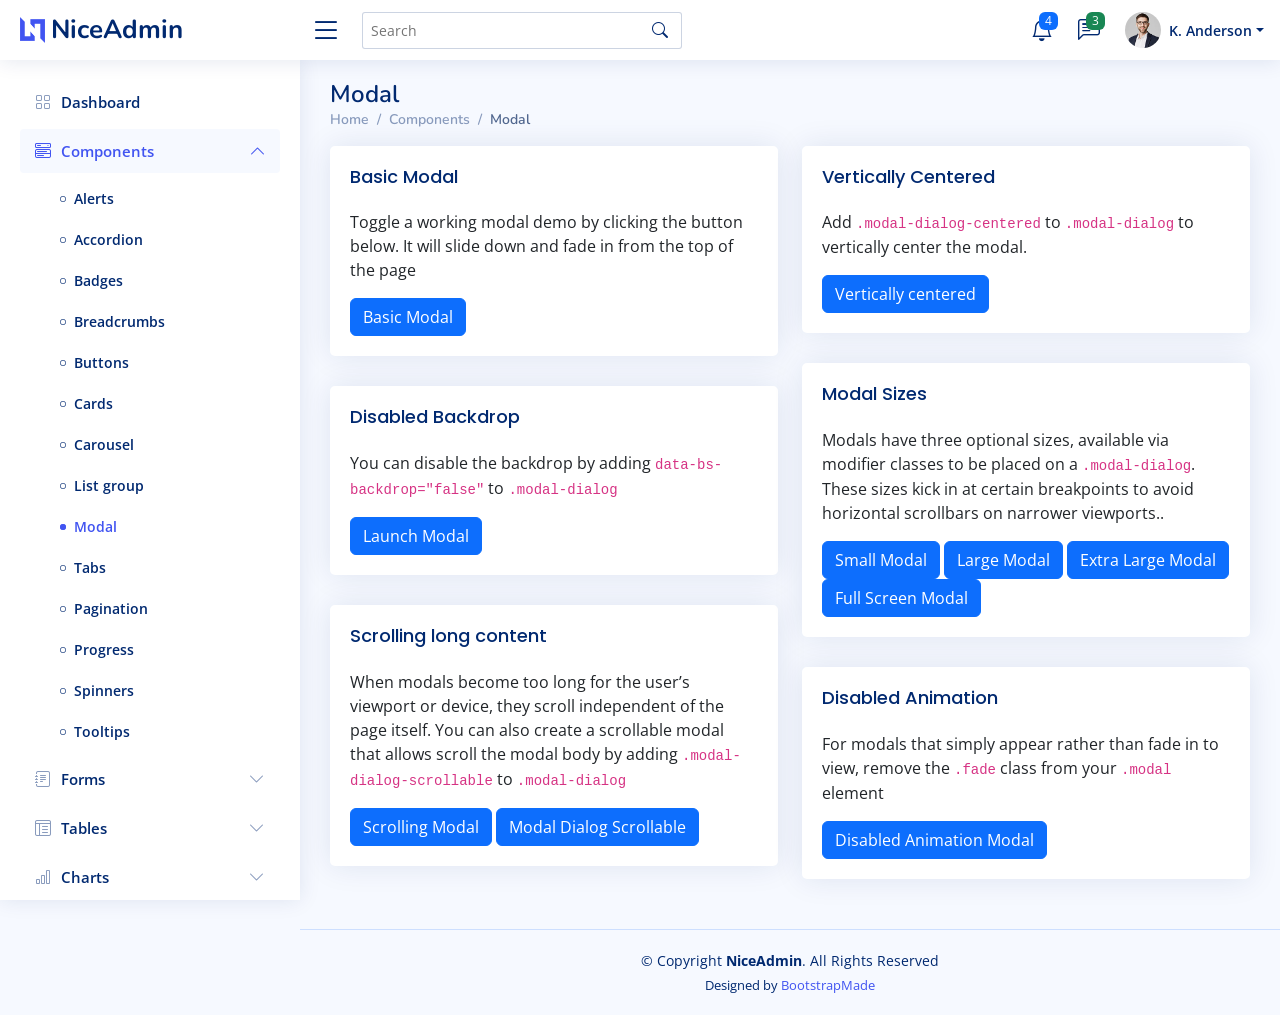
<file: NiceAdmin/components-modal.html>
<!DOCTYPE html>
<html lang="en">

<head>
  <meta charset="utf-8">
  <meta content="width=device-width, initial-scale=1.0" name="viewport">

  <title>Components / Modal - NiceAdmin Bootstrap Template</title>
  <meta content="" name="description">
  <meta content="" name="keywords">

  <!-- Favicons -->
  <link href="assets/img/favicon.png" rel="icon">
  <link href="assets/img/apple-touch-icon.png" rel="apple-touch-icon">

  <!-- Google Fonts -->
  <link href="https://fonts.gstatic.com" rel="preconnect">
  <link href="https://fonts.googleapis.com/css?family=Open+Sans:300,300i,400,400i,600,600i,700,700i|Nunito:300,300i,400,400i,600,600i,700,700i|Poppins:300,300i,400,400i,500,500i,600,600i,700,700i" rel="stylesheet">

  <!-- Vendor CSS Files -->
  <link href="assets/vendor/bootstrap/css/bootstrap.min.css" rel="stylesheet">
  <link href="assets/vendor/bootstrap-icons/bootstrap-icons.css" rel="stylesheet">
  <link href="assets/vendor/boxicons/css/boxicons.min.css" rel="stylesheet">
  <link href="assets/vendor/quill/quill.snow.css" rel="stylesheet">
  <link href="assets/vendor/quill/quill.bubble.css" rel="stylesheet">
  <link href="assets/vendor/remixicon/remixicon.css" rel="stylesheet">
  <link href="assets/vendor/simple-datatables/style.css" rel="stylesheet">

  <!-- Template Main CSS File -->
  <link href="assets/css/style.css" rel="stylesheet">

  <!-- =======================================================
  * Template Name: NiceAdmin
  * Updated: Jul 27 2023 with Bootstrap v5.3.1
  * Template URL: https://bootstrapmade.com/nice-admin-bootstrap-admin-html-template/
  * Author: BootstrapMade.com
  * License: https://bootstrapmade.com/license/
  ======================================================== -->
</head>

<body>

  <!-- ======= Header ======= -->
  <header id="header" class="header fixed-top d-flex align-items-center">

    <div class="d-flex align-items-center justify-content-between">
      <a href="index.html" class="logo d-flex align-items-center">
        <img src="assets/img/logo.png" alt="">
        <span class="d-none d-lg-block">NiceAdmin</span>
      </a>
      <i class="bi bi-list toggle-sidebar-btn"></i>
    </div><!-- End Logo -->

    <div class="search-bar">
      <form class="search-form d-flex align-items-center" method="POST" action="#">
        <input type="text" name="query" placeholder="Search" title="Enter search keyword">
        <button type="submit" title="Search"><i class="bi bi-search"></i></button>
      </form>
    </div><!-- End Search Bar -->

    <nav class="header-nav ms-auto">
      <ul class="d-flex align-items-center">

        <li class="nav-item d-block d-lg-none">
          <a class="nav-link nav-icon search-bar-toggle " href="#">
            <i class="bi bi-search"></i>
          </a>
        </li><!-- End Search Icon-->

        <li class="nav-item dropdown">

          <a class="nav-link nav-icon" href="#" data-bs-toggle="dropdown">
            <i class="bi bi-bell"></i>
            <span class="badge bg-primary badge-number">4</span>
          </a><!-- End Notification Icon -->

          <ul class="dropdown-menu dropdown-menu-end dropdown-menu-arrow notifications">
            <li class="dropdown-header">
              You have 4 new notifications
              <a href="#"><span class="badge rounded-pill bg-primary p-2 ms-2">View all</span></a>
            </li>
            <li>
              <hr class="dropdown-divider">
            </li>

            <li class="notification-item">
              <i class="bi bi-exclamation-circle text-warning"></i>
              <div>
                <h4>Lorem Ipsum</h4>
                <p>Quae dolorem earum veritatis oditseno</p>
                <p>30 min. ago</p>
              </div>
            </li>

            <li>
              <hr class="dropdown-divider">
            </li>

            <li class="notification-item">
              <i class="bi bi-x-circle text-danger"></i>
              <div>
                <h4>Atque rerum nesciunt</h4>
                <p>Quae dolorem earum veritatis oditseno</p>
                <p>1 hr. ago</p>
              </div>
            </li>

            <li>
              <hr class="dropdown-divider">
            </li>

            <li class="notification-item">
              <i class="bi bi-check-circle text-success"></i>
              <div>
                <h4>Sit rerum fuga</h4>
                <p>Quae dolorem earum veritatis oditseno</p>
                <p>2 hrs. ago</p>
              </div>
            </li>

            <li>
              <hr class="dropdown-divider">
            </li>

            <li class="notification-item">
              <i class="bi bi-info-circle text-primary"></i>
              <div>
                <h4>Dicta reprehenderit</h4>
                <p>Quae dolorem earum veritatis oditseno</p>
                <p>4 hrs. ago</p>
              </div>
            </li>

            <li>
              <hr class="dropdown-divider">
            </li>
            <li class="dropdown-footer">
              <a href="#">Show all notifications</a>
            </li>

          </ul><!-- End Notification Dropdown Items -->

        </li><!-- End Notification Nav -->

        <li class="nav-item dropdown">

          <a class="nav-link nav-icon" href="#" data-bs-toggle="dropdown">
            <i class="bi bi-chat-left-text"></i>
            <span class="badge bg-success badge-number">3</span>
          </a><!-- End Messages Icon -->

          <ul class="dropdown-menu dropdown-menu-end dropdown-menu-arrow messages">
            <li class="dropdown-header">
              You have 3 new messages
              <a href="#"><span class="badge rounded-pill bg-primary p-2 ms-2">View all</span></a>
            </li>
            <li>
              <hr class="dropdown-divider">
            </li>

            <li class="message-item">
              <a href="#">
                <img src="assets/img/messages-1.jpg" alt="" class="rounded-circle">
                <div>
                  <h4>Maria Hudson</h4>
                  <p>Velit asperiores et ducimus soluta repudiandae labore officia est ut...</p>
                  <p>4 hrs. ago</p>
                </div>
              </a>
            </li>
            <li>
              <hr class="dropdown-divider">
            </li>

            <li class="message-item">
              <a href="#">
                <img src="assets/img/messages-2.jpg" alt="" class="rounded-circle">
                <div>
                  <h4>Anna Nelson</h4>
                  <p>Velit asperiores et ducimus soluta repudiandae labore officia est ut...</p>
                  <p>6 hrs. ago</p>
                </div>
              </a>
            </li>
            <li>
              <hr class="dropdown-divider">
            </li>

            <li class="message-item">
              <a href="#">
                <img src="assets/img/messages-3.jpg" alt="" class="rounded-circle">
                <div>
                  <h4>David Muldon</h4>
                  <p>Velit asperiores et ducimus soluta repudiandae labore officia est ut...</p>
                  <p>8 hrs. ago</p>
                </div>
              </a>
            </li>
            <li>
              <hr class="dropdown-divider">
            </li>

            <li class="dropdown-footer">
              <a href="#">Show all messages</a>
            </li>

          </ul><!-- End Messages Dropdown Items -->

        </li><!-- End Messages Nav -->

        <li class="nav-item dropdown pe-3">

          <a class="nav-link nav-profile d-flex align-items-center pe-0" href="#" data-bs-toggle="dropdown">
            <img src="assets/img/profile-img.jpg" alt="Profile" class="rounded-circle">
            <span class="d-none d-md-block dropdown-toggle ps-2">K. Anderson</span>
          </a><!-- End Profile Iamge Icon -->

          <ul class="dropdown-menu dropdown-menu-end dropdown-menu-arrow profile">
            <li class="dropdown-header">
              <h6>Kevin Anderson</h6>
              <span>Web Designer</span>
            </li>
            <li>
              <hr class="dropdown-divider">
            </li>

            <li>
              <a class="dropdown-item d-flex align-items-center" href="users-profile.html">
                <i class="bi bi-person"></i>
                <span>My Profile</span>
              </a>
            </li>
            <li>
              <hr class="dropdown-divider">
            </li>

            <li>
              <a class="dropdown-item d-flex align-items-center" href="users-profile.html">
                <i class="bi bi-gear"></i>
                <span>Account Settings</span>
              </a>
            </li>
            <li>
              <hr class="dropdown-divider">
            </li>

            <li>
              <a class="dropdown-item d-flex align-items-center" href="pages-faq.html">
                <i class="bi bi-question-circle"></i>
                <span>Need Help?</span>
              </a>
            </li>
            <li>
              <hr class="dropdown-divider">
            </li>

            <li>
              <a class="dropdown-item d-flex align-items-center" href="#">
                <i class="bi bi-box-arrow-right"></i>
                <span>Sign Out</span>
              </a>
            </li>

          </ul><!-- End Profile Dropdown Items -->
        </li><!-- End Profile Nav -->

      </ul>
    </nav><!-- End Icons Navigation -->

  </header><!-- End Header -->

  <!-- ======= Sidebar ======= -->
  <aside id="sidebar" class="sidebar">

    <ul class="sidebar-nav" id="sidebar-nav">

      <li class="nav-item">
        <a class="nav-link collapsed" href="index.html">
          <i class="bi bi-grid"></i>
          <span>Dashboard</span>
        </a>
      </li><!-- End Dashboard Nav -->

      <li class="nav-item">
        <a class="nav-link " data-bs-target="#components-nav" data-bs-toggle="collapse" href="#">
          <i class="bi bi-menu-button-wide"></i><span>Components</span><i class="bi bi-chevron-down ms-auto"></i>
        </a>
        <ul id="components-nav" class="nav-content collapse show" data-bs-parent="#sidebar-nav">
          <li>
            <a href="components-alerts.html">
              <i class="bi bi-circle"></i><span>Alerts</span>
            </a>
          </li>
          <li>
            <a href="components-accordion.html">
              <i class="bi bi-circle"></i><span>Accordion</span>
            </a>
          </li>
          <li>
            <a href="components-badges.html">
              <i class="bi bi-circle"></i><span>Badges</span>
            </a>
          </li>
          <li>
            <a href="components-breadcrumbs.html">
              <i class="bi bi-circle"></i><span>Breadcrumbs</span>
            </a>
          </li>
          <li>
            <a href="components-buttons.html">
              <i class="bi bi-circle"></i><span>Buttons</span>
            </a>
          </li>
          <li>
            <a href="components-cards.html">
              <i class="bi bi-circle"></i><span>Cards</span>
            </a>
          </li>
          <li>
            <a href="components-carousel.html">
              <i class="bi bi-circle"></i><span>Carousel</span>
            </a>
          </li>
          <li>
            <a href="components-list-group.html">
              <i class="bi bi-circle"></i><span>List group</span>
            </a>
          </li>
          <li>
            <a href="components-modal.html" class="active">
              <i class="bi bi-circle"></i><span>Modal</span>
            </a>
          </li>
          <li>
            <a href="components-tabs.html">
              <i class="bi bi-circle"></i><span>Tabs</span>
            </a>
          </li>
          <li>
            <a href="components-pagination.html">
              <i class="bi bi-circle"></i><span>Pagination</span>
            </a>
          </li>
          <li>
            <a href="components-progress.html">
              <i class="bi bi-circle"></i><span>Progress</span>
            </a>
          </li>
          <li>
            <a href="components-spinners.html">
              <i class="bi bi-circle"></i><span>Spinners</span>
            </a>
          </li>
          <li>
            <a href="components-tooltips.html">
              <i class="bi bi-circle"></i><span>Tooltips</span>
            </a>
          </li>
        </ul>
      </li><!-- End Components Nav -->

      <li class="nav-item">
        <a class="nav-link collapsed" data-bs-target="#forms-nav" data-bs-toggle="collapse" href="#">
          <i class="bi bi-journal-text"></i><span>Forms</span><i class="bi bi-chevron-down ms-auto"></i>
        </a>
        <ul id="forms-nav" class="nav-content collapse " data-bs-parent="#sidebar-nav">
          <li>
            <a href="forms-elements.html">
              <i class="bi bi-circle"></i><span>Form Elements</span>
            </a>
          </li>
          <li>
            <a href="forms-layouts.html">
              <i class="bi bi-circle"></i><span>Form Layouts</span>
            </a>
          </li>
          <li>
            <a href="forms-editors.html">
              <i class="bi bi-circle"></i><span>Form Editors</span>
            </a>
          </li>
          <li>
            <a href="forms-validation.html">
              <i class="bi bi-circle"></i><span>Form Validation</span>
            </a>
          </li>
        </ul>
      </li><!-- End Forms Nav -->

      <li class="nav-item">
        <a class="nav-link collapsed" data-bs-target="#tables-nav" data-bs-toggle="collapse" href="#">
          <i class="bi bi-layout-text-window-reverse"></i><span>Tables</span><i class="bi bi-chevron-down ms-auto"></i>
        </a>
        <ul id="tables-nav" class="nav-content collapse " data-bs-parent="#sidebar-nav">
          <li>
            <a href="tables-general.html">
              <i class="bi bi-circle"></i><span>General Tables</span>
            </a>
          </li>
          <li>
            <a href="tables-data.html">
              <i class="bi bi-circle"></i><span>Data Tables</span>
            </a>
          </li>
        </ul>
      </li><!-- End Tables Nav -->

      <li class="nav-item">
        <a class="nav-link collapsed" data-bs-target="#charts-nav" data-bs-toggle="collapse" href="#">
          <i class="bi bi-bar-chart"></i><span>Charts</span><i class="bi bi-chevron-down ms-auto"></i>
        </a>
        <ul id="charts-nav" class="nav-content collapse " data-bs-parent="#sidebar-nav">
          <li>
            <a href="charts-chartjs.html">
              <i class="bi bi-circle"></i><span>Chart.js</span>
            </a>
          </li>
          <li>
            <a href="charts-apexcharts.html">
              <i class="bi bi-circle"></i><span>ApexCharts</span>
            </a>
          </li>
          <li>
            <a href="charts-echarts.html">
              <i class="bi bi-circle"></i><span>ECharts</span>
            </a>
          </li>
        </ul>
      </li><!-- End Charts Nav -->

      <li class="nav-item">
        <a class="nav-link collapsed" data-bs-target="#icons-nav" data-bs-toggle="collapse" href="#">
          <i class="bi bi-gem"></i><span>Icons</span><i class="bi bi-chevron-down ms-auto"></i>
        </a>
        <ul id="icons-nav" class="nav-content collapse " data-bs-parent="#sidebar-nav">
          <li>
            <a href="icons-bootstrap.html">
              <i class="bi bi-circle"></i><span>Bootstrap Icons</span>
            </a>
          </li>
          <li>
            <a href="icons-remix.html">
              <i class="bi bi-circle"></i><span>Remix Icons</span>
            </a>
          </li>
          <li>
            <a href="icons-boxicons.html">
              <i class="bi bi-circle"></i><span>Boxicons</span>
            </a>
          </li>
        </ul>
      </li><!-- End Icons Nav -->

      <li class="nav-heading">Pages</li>

      <li class="nav-item">
        <a class="nav-link collapsed" href="users-profile.html">
          <i class="bi bi-person"></i>
          <span>Profile</span>
        </a>
      </li><!-- End Profile Page Nav -->

      <li class="nav-item">
        <a class="nav-link collapsed" href="pages-faq.html">
          <i class="bi bi-question-circle"></i>
          <span>F.A.Q</span>
        </a>
      </li><!-- End F.A.Q Page Nav -->

      <li class="nav-item">
        <a class="nav-link collapsed" href="pages-contact.html">
          <i class="bi bi-envelope"></i>
          <span>Contact</span>
        </a>
      </li><!-- End Contact Page Nav -->

      <li class="nav-item">
        <a class="nav-link collapsed" href="pages-register.html">
          <i class="bi bi-card-list"></i>
          <span>Register</span>
        </a>
      </li><!-- End Register Page Nav -->

      <li class="nav-item">
        <a class="nav-link collapsed" href="pages-login.html">
          <i class="bi bi-box-arrow-in-right"></i>
          <span>Login</span>
        </a>
      </li><!-- End Login Page Nav -->

      <li class="nav-item">
        <a class="nav-link collapsed" href="pages-error-404.html">
          <i class="bi bi-dash-circle"></i>
          <span>Error 404</span>
        </a>
      </li><!-- End Error 404 Page Nav -->

      <li class="nav-item">
        <a class="nav-link collapsed" href="pages-blank.html">
          <i class="bi bi-file-earmark"></i>
          <span>Blank</span>
        </a>
      </li><!-- End Blank Page Nav -->

    </ul>

  </aside><!-- End Sidebar-->

  <main id="main" class="main">

    <div class="pagetitle">
      <h1>Modal</h1>
      <nav>
        <ol class="breadcrumb">
          <li class="breadcrumb-item"><a href="index.html">Home</a></li>
          <li class="breadcrumb-item">Components</li>
          <li class="breadcrumb-item active">Modal</li>
        </ol>
      </nav>
    </div><!-- End Page Title -->

    <section class="section">
      <div class="row">
        <div class="col-lg-6">

          <div class="card">
            <div class="card-body">
              <h5 class="card-title">Basic Modal</h5>
              <p>Toggle a working modal demo by clicking the button below. It will slide down and fade in from the top of the page</p>

              <!-- Basic Modal -->
              <button type="button" class="btn btn-primary" data-bs-toggle="modal" data-bs-target="#basicModal">
                Basic Modal
              </button>
              <div class="modal fade" id="basicModal" tabindex="-1">
                <div class="modal-dialog">
                  <div class="modal-content">
                    <div class="modal-header">
                      <h5 class="modal-title">Basic Modal</h5>
                      <button type="button" class="btn-close" data-bs-dismiss="modal" aria-label="Close"></button>
                    </div>
                    <div class="modal-body">
                      Non omnis incidunt qui sed occaecati magni asperiores est mollitia. Soluta at et reprehenderit. Placeat autem numquam et fuga numquam. Tempora in facere consequatur sit dolor ipsum. Consequatur nemo amet incidunt est facilis. Dolorem neque recusandae quo sit molestias sint dignissimos.
                    </div>
                    <div class="modal-footer">
                      <button type="button" class="btn btn-secondary" data-bs-dismiss="modal">Close</button>
                      <button type="button" class="btn btn-primary">Save changes</button>
                    </div>
                  </div>
                </div>
              </div><!-- End Basic Modal-->

            </div>
          </div>

          <div class="card">
            <div class="card-body">
              <h5 class="card-title">Disabled Backdrop</h5>
              <p>You can disable the backdrop by adding <code>data-bs-backdrop="false"</code> to <code>.modal-dialog</code></p>

              <!-- Disabled Backdrop Modal -->
              <button type="button" class="btn btn-primary" data-bs-toggle="modal" data-bs-target="#disablebackdrop">
                Launch Modal
              </button>
              <div class="modal fade" id="disablebackdrop" tabindex="-1" data-bs-backdrop="false">
                <div class="modal-dialog">
                  <div class="modal-content">
                    <div class="modal-header">
                      <h5 class="modal-title">Disabled Backdrop</h5>
                      <button type="button" class="btn-close" data-bs-dismiss="modal" aria-label="Close"></button>
                    </div>
                    <div class="modal-body">
                      Non omnis incidunt qui sed occaecati magni asperiores est mollitia. Soluta at et reprehenderit. Placeat autem numquam et fuga numquam. Tempora in facere consequatur sit dolor ipsum. Consequatur nemo amet incidunt est facilis. Dolorem neque recusandae quo sit molestias sint dignissimos.
                    </div>
                    <div class="modal-footer">
                      <button type="button" class="btn btn-secondary" data-bs-dismiss="modal">Close</button>
                      <button type="button" class="btn btn-primary">Save changes</button>
                    </div>
                  </div>
                </div>
              </div><!-- End Disabled Backdrop Modal-->

            </div>
          </div>

          <div class="card">
            <div class="card-body">
              <h5 class="card-title">Scrolling long content</h5>
              <p>When modals become too long for the user’s viewport or device, they scroll independent of the page itself. You can also create a scrollable modal that allows scroll the modal body by adding <code>.modal-dialog-scrollable</code> to <code>.modal-dialog</code></p>

              <!-- Scrolling Modal -->
              <button type="button" class="btn btn-primary" data-bs-toggle="modal" data-bs-target="#scrollingModal">
                Scrolling Modal
              </button>
              <div class="modal fade" id="scrollingModal" tabindex="-1">
                <div class="modal-dialog">
                  <div class="modal-content">
                    <div class="modal-header">
                      <h5 class="modal-title">Scrolling Modal</h5>
                      <button type="button" class="btn-close" data-bs-dismiss="modal" aria-label="Close"></button>
                    </div>
                    <div class="modal-body" style="min-height: 1500px;">
                      Non omnis incidunt qui sed occaecati magni asperiores est mollitia. Soluta at et reprehenderit. Placeat autem numquam et fuga numquam. Tempora in facere consequatur sit dolor ipsum. Consequatur nemo amet incidunt est facilis. Dolorem neque recusandae quo sit molestias sint dignissimos.
                    </div>
                    <div class="modal-footer">
                      <button type="button" class="btn btn-secondary" data-bs-dismiss="modal">Close</button>
                      <button type="button" class="btn btn-primary">Save changes</button>
                    </div>
                  </div>
                </div>
              </div><!-- End Scrolling Modal-->

              <!-- Modal Dialog Scrollable -->
              <button type="button" class="btn btn-primary" data-bs-toggle="modal" data-bs-target="#modalDialogScrollable">
                Modal Dialog Scrollable
              </button>
              <div class="modal fade" id="modalDialogScrollable" tabindex="-1">
                <div class="modal-dialog modal-dialog-scrollable">
                  <div class="modal-content">
                    <div class="modal-header">
                      <h5 class="modal-title">Modal Dialog Scrollable</h5>
                      <button type="button" class="btn-close" data-bs-dismiss="modal" aria-label="Close"></button>
                    </div>
                    <div class="modal-body">
                      Non omnis incidunt qui sed occaecati magni asperiores est mollitia. Soluta at et reprehenderit. Placeat autem numquam et fuga numquam. Tempora in facere consequatur sit dolor ipsum. Consequatur nemo amet incidunt est facilis. Dolorem neque recusandae quo sit molestias sint dignissimos.
                      <br><br><br><br><br><br><br><br><br><br><br><br><br><br><br><br><br><br><br><br><br><br><br><br><br><br><br><br><br><br><br><br><br><br><br><br><br><br><br><br>
                      This content should appear at the bottom after you scroll.
                    </div>
                    <div class="modal-footer">
                      <button type="button" class="btn btn-secondary" data-bs-dismiss="modal">Close</button>
                      <button type="button" class="btn btn-primary">Save changes</button>
                    </div>
                  </div>
                </div>
              </div><!-- End Modal Dialog Scrollable-->

            </div>
          </div>

        </div>

        <div class="col-lg-6">

          <div class="card">
            <div class="card-body">
              <h5 class="card-title">Vertically Centered</h5>
              <p>Add <code>.modal-dialog-centered</code> to <code>.modal-dialog</code> to vertically center the modal.</p>

              <!-- Vertically centered Modal -->
              <button type="button" class="btn btn-primary" data-bs-toggle="modal" data-bs-target="#verticalycentered">
                Vertically centered
              </button>
              <div class="modal fade" id="verticalycentered" tabindex="-1">
                <div class="modal-dialog modal-dialog-centered">
                  <div class="modal-content">
                    <div class="modal-header">
                      <h5 class="modal-title">Vertically Centered</h5>
                      <button type="button" class="btn-close" data-bs-dismiss="modal" aria-label="Close"></button>
                    </div>
                    <div class="modal-body">
                      Non omnis incidunt qui sed occaecati magni asperiores est mollitia. Soluta at et reprehenderit. Placeat autem numquam et fuga numquam. Tempora in facere consequatur sit dolor ipsum. Consequatur nemo amet incidunt est facilis. Dolorem neque recusandae quo sit molestias sint dignissimos.
                    </div>
                    <div class="modal-footer">
                      <button type="button" class="btn btn-secondary" data-bs-dismiss="modal">Close</button>
                      <button type="button" class="btn btn-primary">Save changes</button>
                    </div>
                  </div>
                </div>
              </div><!-- End Vertically centered Modal-->

            </div>
          </div>

          <div class="card">
            <div class="card-body">
              <h5 class="card-title">Modal Sizes</h5>
              <p>Modals have three optional sizes, available via modifier classes to be placed on a <code>.modal-dialog</code>. These sizes kick in at certain breakpoints to avoid horizontal scrollbars on narrower viewports..</p>

              <!-- Small Modal -->
              <button type="button" class="btn btn-primary" data-bs-toggle="modal" data-bs-target="#smallModal">
                Small Modal
              </button>

              <div class="modal fade" id="smallModal" tabindex="-1">
                <div class="modal-dialog modal-sm">
                  <div class="modal-content">
                    <div class="modal-header">
                      <h5 class="modal-title">Small Modal</h5>
                      <button type="button" class="btn-close" data-bs-dismiss="modal" aria-label="Close"></button>
                    </div>
                    <div class="modal-body">
                      Non omnis incidunt qui sed occaecati magni asperiores est mollitia. Soluta at et reprehenderit. Placeat autem numquam et fuga numquam. Tempora in facere consequatur sit dolor ipsum. Consequatur nemo amet incidunt est facilis. Dolorem neque recusandae quo sit molestias sint dignissimos.
                    </div>
                    <div class="modal-footer">
                      <button type="button" class="btn btn-secondary" data-bs-dismiss="modal">Close</button>
                      <button type="button" class="btn btn-primary">Save changes</button>
                    </div>
                  </div>
                </div>
              </div><!-- End Small Modal-->

              <!-- Large Modal -->
              <button type="button" class="btn btn-primary" data-bs-toggle="modal" data-bs-target="#largeModal">
                Large Modal
              </button>

              <div class="modal fade" id="largeModal" tabindex="-1">
                <div class="modal-dialog modal-lg">
                  <div class="modal-content">
                    <div class="modal-header">
                      <h5 class="modal-title">Large Modal</h5>
                      <button type="button" class="btn-close" data-bs-dismiss="modal" aria-label="Close"></button>
                    </div>
                    <div class="modal-body">
                      Non omnis incidunt qui sed occaecati magni asperiores est mollitia. Soluta at et reprehenderit. Placeat autem numquam et fuga numquam. Tempora in facere consequatur sit dolor ipsum. Consequatur nemo amet incidunt est facilis. Dolorem neque recusandae quo sit molestias sint dignissimos.
                    </div>
                    <div class="modal-footer">
                      <button type="button" class="btn btn-secondary" data-bs-dismiss="modal">Close</button>
                      <button type="button" class="btn btn-primary">Save changes</button>
                    </div>
                  </div>
                </div>
              </div><!-- End Large Modal-->

              <!-- Extra Large Modal -->
              <button type="button" class="btn btn-primary" data-bs-toggle="modal" data-bs-target="#ExtralargeModal">
                Extra Large Modal
              </button>

              <div class="modal fade" id="ExtralargeModal" tabindex="-1">
                <div class="modal-dialog modal-xl">
                  <div class="modal-content">
                    <div class="modal-header">
                      <h5 class="modal-title">Extra Large Modal</h5>
                      <button type="button" class="btn-close" data-bs-dismiss="modal" aria-label="Close"></button>
                    </div>
                    <div class="modal-body">
                      Non omnis incidunt qui sed occaecati magni asperiores est mollitia. Soluta at et reprehenderit. Placeat autem numquam et fuga numquam. Tempora in facere consequatur sit dolor ipsum. Consequatur nemo amet incidunt est facilis. Dolorem neque recusandae quo sit molestias sint dignissimos.
                    </div>
                    <div class="modal-footer">
                      <button type="button" class="btn btn-secondary" data-bs-dismiss="modal">Close</button>
                      <button type="button" class="btn btn-primary">Save changes</button>
                    </div>
                  </div>
                </div>
              </div><!-- End Extra Large Modal-->

              <!-- Full Screen Modal -->
              <button type="button" class="btn btn-primary" data-bs-toggle="modal" data-bs-target="#fullscreenModal">
                Full Screen Modal
              </button>

              <div class="modal fade" id="fullscreenModal" tabindex="-1">
                <div class="modal-dialog modal-fullscreen">
                  <div class="modal-content">
                    <div class="modal-header">
                      <h5 class="modal-title">Full Screen Modal</h5>
                      <button type="button" class="btn-close" data-bs-dismiss="modal" aria-label="Close"></button>
                    </div>
                    <div class="modal-body">
                      Non omnis incidunt qui sed occaecati magni asperiores est mollitia. Soluta at et reprehenderit. Placeat autem numquam et fuga numquam. Tempora in facere consequatur sit dolor ipsum. Consequatur nemo amet incidunt est facilis. Dolorem neque recusandae quo sit molestias sint dignissimos.
                    </div>
                    <div class="modal-footer">
                      <button type="button" class="btn btn-secondary" data-bs-dismiss="modal">Close</button>
                      <button type="button" class="btn btn-primary">Save changes</button>
                    </div>
                  </div>
                </div>
              </div><!-- End Full Screen Modal-->

            </div>
          </div>

          <div class="card">
            <div class="card-body">
              <h5 class="card-title">Disabled Animation</h5>
              <p>For modals that simply appear rather than fade in to view, remove the <code>.fade</code> class from your <code>.modal</code> element </p>

              <!-- Disabled Animation Modal -->
              <button type="button" class="btn btn-primary" data-bs-toggle="modal" data-bs-target="#disabledAnimation">
                Disabled Animation Modal
              </button>
              <div class="modal" id="disabledAnimation" tabindex="-1">
                <div class="modal-dialog">
                  <div class="modal-content">
                    <div class="modal-header">
                      <h5 class="modal-title">Disabled Animation Modal</h5>
                      <button type="button" class="btn-close" data-bs-dismiss="modal" aria-label="Close"></button>
                    </div>
                    <div class="modal-body">
                      Non omnis incidunt qui sed occaecati magni asperiores est mollitia. Soluta at et reprehenderit. Placeat autem numquam et fuga numquam. Tempora in facere consequatur sit dolor ipsum. Consequatur nemo amet incidunt est facilis. Dolorem neque recusandae quo sit molestias sint dignissimos.
                    </div>
                    <div class="modal-footer">
                      <button type="button" class="btn btn-secondary" data-bs-dismiss="modal">Close</button>
                      <button type="button" class="btn btn-primary">Save changes</button>
                    </div>
                  </div>
                </div>
              </div><!-- End Disabled Animation Modal-->

            </div>
          </div>

        </div>
      </div>
    </section>

  </main><!-- End #main -->

  <!-- ======= Footer ======= -->
  <footer id="footer" class="footer">
    <div class="copyright">
      &copy; Copyright <strong><span>NiceAdmin</span></strong>. All Rights Reserved
    </div>
    <div class="credits">
      <!-- All the links in the footer should remain intact. -->
      <!-- You can delete the links only if you purchased the pro version. -->
      <!-- Licensing information: https://bootstrapmade.com/license/ -->
      <!-- Purchase the pro version with working PHP/AJAX contact form: https://bootstrapmade.com/nice-admin-bootstrap-admin-html-template/ -->
      Designed by <a href="https://bootstrapmade.com/">BootstrapMade</a>
    </div>
  </footer><!-- End Footer -->

  <a href="#" class="back-to-top d-flex align-items-center justify-content-center"><i class="bi bi-arrow-up-short"></i></a>

  <!-- Vendor JS Files -->
  <script src="assets/vendor/apexcharts/apexcharts.min.js"></script>
  <script src="assets/vendor/bootstrap/js/bootstrap.bundle.min.js"></script>
  <script src="assets/vendor/chart.js/chart.umd.js"></script>
  <script src="assets/vendor/echarts/echarts.min.js"></script>
  <script src="assets/vendor/quill/quill.min.js"></script>
  <script src="assets/vendor/simple-datatables/simple-datatables.js"></script>
  <script src="assets/vendor/tinymce/tinymce.min.js"></script>
  <script src="assets/vendor/php-email-form/validate.js"></script>

  <!-- Template Main JS File -->
  <script src="assets/js/main.js"></script>

</body>

</html>
</file>
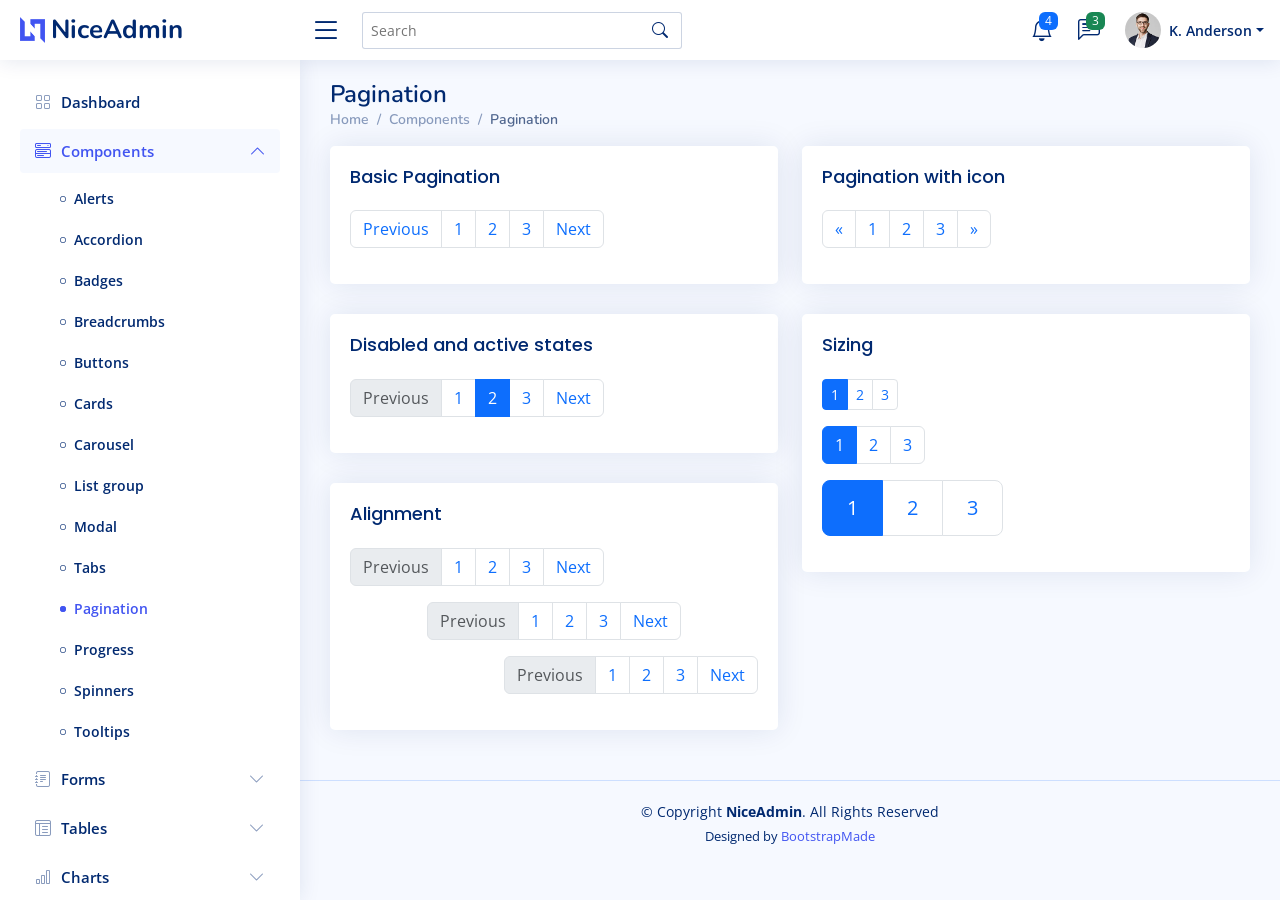
<file: NiceAdmin/components-pagination.html>
<!DOCTYPE html>
<html lang="en">

<head>
  <meta charset="utf-8">
  <meta content="width=device-width, initial-scale=1.0" name="viewport">

  <title>Components / Pagination - NiceAdmin Bootstrap Template</title>
  <meta content="" name="description">
  <meta content="" name="keywords">

  <!-- Favicons -->
  <link href="assets/img/favicon.png" rel="icon">
  <link href="assets/img/apple-touch-icon.png" rel="apple-touch-icon">

  <!-- Google Fonts -->
  <link href="https://fonts.gstatic.com" rel="preconnect">
  <link href="https://fonts.googleapis.com/css?family=Open+Sans:300,300i,400,400i,600,600i,700,700i|Nunito:300,300i,400,400i,600,600i,700,700i|Poppins:300,300i,400,400i,500,500i,600,600i,700,700i" rel="stylesheet">

  <!-- Vendor CSS Files -->
  <link href="assets/vendor/bootstrap/css/bootstrap.min.css" rel="stylesheet">
  <link href="assets/vendor/bootstrap-icons/bootstrap-icons.css" rel="stylesheet">
  <link href="assets/vendor/boxicons/css/boxicons.min.css" rel="stylesheet">
  <link href="assets/vendor/quill/quill.snow.css" rel="stylesheet">
  <link href="assets/vendor/quill/quill.bubble.css" rel="stylesheet">
  <link href="assets/vendor/remixicon/remixicon.css" rel="stylesheet">
  <link href="assets/vendor/simple-datatables/style.css" rel="stylesheet">

  <!-- Template Main CSS File -->
  <link href="assets/css/style.css" rel="stylesheet">

  <!-- =======================================================
  * Template Name: NiceAdmin
  * Updated: Jul 27 2023 with Bootstrap v5.3.1
  * Template URL: https://bootstrapmade.com/nice-admin-bootstrap-admin-html-template/
  * Author: BootstrapMade.com
  * License: https://bootstrapmade.com/license/
  ======================================================== -->
</head>

<body>

  <!-- ======= Header ======= -->
  <header id="header" class="header fixed-top d-flex align-items-center">

    <div class="d-flex align-items-center justify-content-between">
      <a href="index.html" class="logo d-flex align-items-center">
        <img src="assets/img/logo.png" alt="">
        <span class="d-none d-lg-block">NiceAdmin</span>
      </a>
      <i class="bi bi-list toggle-sidebar-btn"></i>
    </div><!-- End Logo -->

    <div class="search-bar">
      <form class="search-form d-flex align-items-center" method="POST" action="#">
        <input type="text" name="query" placeholder="Search" title="Enter search keyword">
        <button type="submit" title="Search"><i class="bi bi-search"></i></button>
      </form>
    </div><!-- End Search Bar -->

    <nav class="header-nav ms-auto">
      <ul class="d-flex align-items-center">

        <li class="nav-item d-block d-lg-none">
          <a class="nav-link nav-icon search-bar-toggle " href="#">
            <i class="bi bi-search"></i>
          </a>
        </li><!-- End Search Icon-->

        <li class="nav-item dropdown">

          <a class="nav-link nav-icon" href="#" data-bs-toggle="dropdown">
            <i class="bi bi-bell"></i>
            <span class="badge bg-primary badge-number">4</span>
          </a><!-- End Notification Icon -->

          <ul class="dropdown-menu dropdown-menu-end dropdown-menu-arrow notifications">
            <li class="dropdown-header">
              You have 4 new notifications
              <a href="#"><span class="badge rounded-pill bg-primary p-2 ms-2">View all</span></a>
            </li>
            <li>
              <hr class="dropdown-divider">
            </li>

            <li class="notification-item">
              <i class="bi bi-exclamation-circle text-warning"></i>
              <div>
                <h4>Lorem Ipsum</h4>
                <p>Quae dolorem earum veritatis oditseno</p>
                <p>30 min. ago</p>
              </div>
            </li>

            <li>
              <hr class="dropdown-divider">
            </li>

            <li class="notification-item">
              <i class="bi bi-x-circle text-danger"></i>
              <div>
                <h4>Atque rerum nesciunt</h4>
                <p>Quae dolorem earum veritatis oditseno</p>
                <p>1 hr. ago</p>
              </div>
            </li>

            <li>
              <hr class="dropdown-divider">
            </li>

            <li class="notification-item">
              <i class="bi bi-check-circle text-success"></i>
              <div>
                <h4>Sit rerum fuga</h4>
                <p>Quae dolorem earum veritatis oditseno</p>
                <p>2 hrs. ago</p>
              </div>
            </li>

            <li>
              <hr class="dropdown-divider">
            </li>

            <li class="notification-item">
              <i class="bi bi-info-circle text-primary"></i>
              <div>
                <h4>Dicta reprehenderit</h4>
                <p>Quae dolorem earum veritatis oditseno</p>
                <p>4 hrs. ago</p>
              </div>
            </li>

            <li>
              <hr class="dropdown-divider">
            </li>
            <li class="dropdown-footer">
              <a href="#">Show all notifications</a>
            </li>

          </ul><!-- End Notification Dropdown Items -->

        </li><!-- End Notification Nav -->

        <li class="nav-item dropdown">

          <a class="nav-link nav-icon" href="#" data-bs-toggle="dropdown">
            <i class="bi bi-chat-left-text"></i>
            <span class="badge bg-success badge-number">3</span>
          </a><!-- End Messages Icon -->

          <ul class="dropdown-menu dropdown-menu-end dropdown-menu-arrow messages">
            <li class="dropdown-header">
              You have 3 new messages
              <a href="#"><span class="badge rounded-pill bg-primary p-2 ms-2">View all</span></a>
            </li>
            <li>
              <hr class="dropdown-divider">
            </li>

            <li class="message-item">
              <a href="#">
                <img src="assets/img/messages-1.jpg" alt="" class="rounded-circle">
                <div>
                  <h4>Maria Hudson</h4>
                  <p>Velit asperiores et ducimus soluta repudiandae labore officia est ut...</p>
                  <p>4 hrs. ago</p>
                </div>
              </a>
            </li>
            <li>
              <hr class="dropdown-divider">
            </li>

            <li class="message-item">
              <a href="#">
                <img src="assets/img/messages-2.jpg" alt="" class="rounded-circle">
                <div>
                  <h4>Anna Nelson</h4>
                  <p>Velit asperiores et ducimus soluta repudiandae labore officia est ut...</p>
                  <p>6 hrs. ago</p>
                </div>
              </a>
            </li>
            <li>
              <hr class="dropdown-divider">
            </li>

            <li class="message-item">
              <a href="#">
                <img src="assets/img/messages-3.jpg" alt="" class="rounded-circle">
                <div>
                  <h4>David Muldon</h4>
                  <p>Velit asperiores et ducimus soluta repudiandae labore officia est ut...</p>
                  <p>8 hrs. ago</p>
                </div>
              </a>
            </li>
            <li>
              <hr class="dropdown-divider">
            </li>

            <li class="dropdown-footer">
              <a href="#">Show all messages</a>
            </li>

          </ul><!-- End Messages Dropdown Items -->

        </li><!-- End Messages Nav -->

        <li class="nav-item dropdown pe-3">

          <a class="nav-link nav-profile d-flex align-items-center pe-0" href="#" data-bs-toggle="dropdown">
            <img src="assets/img/profile-img.jpg" alt="Profile" class="rounded-circle">
            <span class="d-none d-md-block dropdown-toggle ps-2">K. Anderson</span>
          </a><!-- End Profile Iamge Icon -->

          <ul class="dropdown-menu dropdown-menu-end dropdown-menu-arrow profile">
            <li class="dropdown-header">
              <h6>Kevin Anderson</h6>
              <span>Web Designer</span>
            </li>
            <li>
              <hr class="dropdown-divider">
            </li>

            <li>
              <a class="dropdown-item d-flex align-items-center" href="users-profile.html">
                <i class="bi bi-person"></i>
                <span>My Profile</span>
              </a>
            </li>
            <li>
              <hr class="dropdown-divider">
            </li>

            <li>
              <a class="dropdown-item d-flex align-items-center" href="users-profile.html">
                <i class="bi bi-gear"></i>
                <span>Account Settings</span>
              </a>
            </li>
            <li>
              <hr class="dropdown-divider">
            </li>

            <li>
              <a class="dropdown-item d-flex align-items-center" href="pages-faq.html">
                <i class="bi bi-question-circle"></i>
                <span>Need Help?</span>
              </a>
            </li>
            <li>
              <hr class="dropdown-divider">
            </li>

            <li>
              <a class="dropdown-item d-flex align-items-center" href="#">
                <i class="bi bi-box-arrow-right"></i>
                <span>Sign Out</span>
              </a>
            </li>

          </ul><!-- End Profile Dropdown Items -->
        </li><!-- End Profile Nav -->

      </ul>
    </nav><!-- End Icons Navigation -->

  </header><!-- End Header -->

  <!-- ======= Sidebar ======= -->
  <aside id="sidebar" class="sidebar">

    <ul class="sidebar-nav" id="sidebar-nav">

      <li class="nav-item">
        <a class="nav-link collapsed" href="index.html">
          <i class="bi bi-grid"></i>
          <span>Dashboard</span>
        </a>
      </li><!-- End Dashboard Nav -->

      <li class="nav-item">
        <a class="nav-link " data-bs-target="#components-nav" data-bs-toggle="collapse" href="#">
          <i class="bi bi-menu-button-wide"></i><span>Components</span><i class="bi bi-chevron-down ms-auto"></i>
        </a>
        <ul id="components-nav" class="nav-content collapse show" data-bs-parent="#sidebar-nav">
          <li>
            <a href="components-alerts.html">
              <i class="bi bi-circle"></i><span>Alerts</span>
            </a>
          </li>
          <li>
            <a href="components-accordion.html">
              <i class="bi bi-circle"></i><span>Accordion</span>
            </a>
          </li>
          <li>
            <a href="components-badges.html">
              <i class="bi bi-circle"></i><span>Badges</span>
            </a>
          </li>
          <li>
            <a href="components-breadcrumbs.html">
              <i class="bi bi-circle"></i><span>Breadcrumbs</span>
            </a>
          </li>
          <li>
            <a href="components-buttons.html">
              <i class="bi bi-circle"></i><span>Buttons</span>
            </a>
          </li>
          <li>
            <a href="components-cards.html">
              <i class="bi bi-circle"></i><span>Cards</span>
            </a>
          </li>
          <li>
            <a href="components-carousel.html">
              <i class="bi bi-circle"></i><span>Carousel</span>
            </a>
          </li>
          <li>
            <a href="components-list-group.html">
              <i class="bi bi-circle"></i><span>List group</span>
            </a>
          </li>
          <li>
            <a href="components-modal.html">
              <i class="bi bi-circle"></i><span>Modal</span>
            </a>
          </li>
          <li>
            <a href="components-tabs.html">
              <i class="bi bi-circle"></i><span>Tabs</span>
            </a>
          </li>
          <li>
            <a href="components-pagination.html" class="active">
              <i class="bi bi-circle"></i><span>Pagination</span>
            </a>
          </li>
          <li>
            <a href="components-progress.html">
              <i class="bi bi-circle"></i><span>Progress</span>
            </a>
          </li>
          <li>
            <a href="components-spinners.html">
              <i class="bi bi-circle"></i><span>Spinners</span>
            </a>
          </li>
          <li>
            <a href="components-tooltips.html">
              <i class="bi bi-circle"></i><span>Tooltips</span>
            </a>
          </li>
        </ul>
      </li><!-- End Components Nav -->

      <li class="nav-item">
        <a class="nav-link collapsed" data-bs-target="#forms-nav" data-bs-toggle="collapse" href="#">
          <i class="bi bi-journal-text"></i><span>Forms</span><i class="bi bi-chevron-down ms-auto"></i>
        </a>
        <ul id="forms-nav" class="nav-content collapse " data-bs-parent="#sidebar-nav">
          <li>
            <a href="forms-elements.html">
              <i class="bi bi-circle"></i><span>Form Elements</span>
            </a>
          </li>
          <li>
            <a href="forms-layouts.html">
              <i class="bi bi-circle"></i><span>Form Layouts</span>
            </a>
          </li>
          <li>
            <a href="forms-editors.html">
              <i class="bi bi-circle"></i><span>Form Editors</span>
            </a>
          </li>
          <li>
            <a href="forms-validation.html">
              <i class="bi bi-circle"></i><span>Form Validation</span>
            </a>
          </li>
        </ul>
      </li><!-- End Forms Nav -->

      <li class="nav-item">
        <a class="nav-link collapsed" data-bs-target="#tables-nav" data-bs-toggle="collapse" href="#">
          <i class="bi bi-layout-text-window-reverse"></i><span>Tables</span><i class="bi bi-chevron-down ms-auto"></i>
        </a>
        <ul id="tables-nav" class="nav-content collapse " data-bs-parent="#sidebar-nav">
          <li>
            <a href="tables-general.html">
              <i class="bi bi-circle"></i><span>General Tables</span>
            </a>
          </li>
          <li>
            <a href="tables-data.html">
              <i class="bi bi-circle"></i><span>Data Tables</span>
            </a>
          </li>
        </ul>
      </li><!-- End Tables Nav -->

      <li class="nav-item">
        <a class="nav-link collapsed" data-bs-target="#charts-nav" data-bs-toggle="collapse" href="#">
          <i class="bi bi-bar-chart"></i><span>Charts</span><i class="bi bi-chevron-down ms-auto"></i>
        </a>
        <ul id="charts-nav" class="nav-content collapse " data-bs-parent="#sidebar-nav">
          <li>
            <a href="charts-chartjs.html">
              <i class="bi bi-circle"></i><span>Chart.js</span>
            </a>
          </li>
          <li>
            <a href="charts-apexcharts.html">
              <i class="bi bi-circle"></i><span>ApexCharts</span>
            </a>
          </li>
          <li>
            <a href="charts-echarts.html">
              <i class="bi bi-circle"></i><span>ECharts</span>
            </a>
          </li>
        </ul>
      </li><!-- End Charts Nav -->

      <li class="nav-item">
        <a class="nav-link collapsed" data-bs-target="#icons-nav" data-bs-toggle="collapse" href="#">
          <i class="bi bi-gem"></i><span>Icons</span><i class="bi bi-chevron-down ms-auto"></i>
        </a>
        <ul id="icons-nav" class="nav-content collapse " data-bs-parent="#sidebar-nav">
          <li>
            <a href="icons-bootstrap.html">
              <i class="bi bi-circle"></i><span>Bootstrap Icons</span>
            </a>
          </li>
          <li>
            <a href="icons-remix.html">
              <i class="bi bi-circle"></i><span>Remix Icons</span>
            </a>
          </li>
          <li>
            <a href="icons-boxicons.html">
              <i class="bi bi-circle"></i><span>Boxicons</span>
            </a>
          </li>
        </ul>
      </li><!-- End Icons Nav -->

      <li class="nav-heading">Pages</li>

      <li class="nav-item">
        <a class="nav-link collapsed" href="users-profile.html">
          <i class="bi bi-person"></i>
          <span>Profile</span>
        </a>
      </li><!-- End Profile Page Nav -->

      <li class="nav-item">
        <a class="nav-link collapsed" href="pages-faq.html">
          <i class="bi bi-question-circle"></i>
          <span>F.A.Q</span>
        </a>
      </li><!-- End F.A.Q Page Nav -->

      <li class="nav-item">
        <a class="nav-link collapsed" href="pages-contact.html">
          <i class="bi bi-envelope"></i>
          <span>Contact</span>
        </a>
      </li><!-- End Contact Page Nav -->

      <li class="nav-item">
        <a class="nav-link collapsed" href="pages-register.html">
          <i class="bi bi-card-list"></i>
          <span>Register</span>
        </a>
      </li><!-- End Register Page Nav -->

      <li class="nav-item">
        <a class="nav-link collapsed" href="pages-login.html">
          <i class="bi bi-box-arrow-in-right"></i>
          <span>Login</span>
        </a>
      </li><!-- End Login Page Nav -->

      <li class="nav-item">
        <a class="nav-link collapsed" href="pages-error-404.html">
          <i class="bi bi-dash-circle"></i>
          <span>Error 404</span>
        </a>
      </li><!-- End Error 404 Page Nav -->

      <li class="nav-item">
        <a class="nav-link collapsed" href="pages-blank.html">
          <i class="bi bi-file-earmark"></i>
          <span>Blank</span>
        </a>
      </li><!-- End Blank Page Nav -->

    </ul>

  </aside><!-- End Sidebar-->

  <main id="main" class="main">

    <div class="pagetitle">
      <h1>Pagination</h1>
      <nav>
        <ol class="breadcrumb">
          <li class="breadcrumb-item"><a href="index.html">Home</a></li>
          <li class="breadcrumb-item">Components</li>
          <li class="breadcrumb-item active">Pagination</li>
        </ol>
      </nav>
    </div><!-- End Page Title -->

    <section class="section">
      <div class="row">
        <div class="col-lg-6">

          <div class="card">
            <div class="card-body">
              <h5 class="card-title">Basic Pagination</h5>

              <!-- Basic Pagination -->
              <nav aria-label="Page navigation example">
                <ul class="pagination">
                  <li class="page-item"><a class="page-link" href="#">Previous</a></li>
                  <li class="page-item"><a class="page-link" href="#">1</a></li>
                  <li class="page-item"><a class="page-link" href="#">2</a></li>
                  <li class="page-item"><a class="page-link" href="#">3</a></li>
                  <li class="page-item"><a class="page-link" href="#">Next</a></li>
                </ul>
              </nav><!-- End Basic Pagination -->

            </div>
          </div>

          <div class="card">
            <div class="card-body">
              <h5 class="card-title">Disabled and active states</h5>

              <!-- Disabled and active states -->
              <nav aria-label="...">
                <ul class="pagination">
                  <li class="page-item disabled">
                    <a class="page-link" href="#" tabindex="-1" aria-disabled="true">Previous</a>
                  </li>
                  <li class="page-item"><a class="page-link" href="#">1</a></li>
                  <li class="page-item active" aria-current="page">
                    <a class="page-link" href="#">2</a>
                  </li>
                  <li class="page-item"><a class="page-link" href="#">3</a></li>
                  <li class="page-item">
                    <a class="page-link" href="#">Next</a>
                  </li>
                </ul>
              </nav><!-- End Disabled and active states -->

            </div>
          </div>

          <div class="card">
            <div class="card-body">
              <h5 class="card-title">Alignment</h5>

              <!-- Left/Start Pagination -->
              <nav aria-label="Page navigation example">
                <ul class="pagination">
                  <li class="page-item disabled">
                    <a class="page-link" href="#" tabindex="-1" aria-disabled="true">Previous</a>
                  </li>
                  <li class="page-item"><a class="page-link" href="#">1</a></li>
                  <li class="page-item"><a class="page-link" href="#">2</a></li>
                  <li class="page-item"><a class="page-link" href="#">3</a></li>
                  <li class="page-item">
                    <a class="page-link" href="#">Next</a>
                  </li>
                </ul>
              </nav><!-- End Left/Start Pagination -->

              <!-- Centered Pagination -->
              <nav aria-label="Page navigation example">
                <ul class="pagination justify-content-center">
                  <li class="page-item disabled">
                    <a class="page-link" href="#" tabindex="-1" aria-disabled="true">Previous</a>
                  </li>
                  <li class="page-item"><a class="page-link" href="#">1</a></li>
                  <li class="page-item"><a class="page-link" href="#">2</a></li>
                  <li class="page-item"><a class="page-link" href="#">3</a></li>
                  <li class="page-item">
                    <a class="page-link" href="#">Next</a>
                  </li>
                </ul>
              </nav><!-- End Centered Pagination -->

              <!-- Right/End Aligned Pagination -->
              <nav aria-label="Page navigation example">
                <ul class="pagination justify-content-end">
                  <li class="page-item disabled">
                    <a class="page-link" href="#" tabindex="-1" aria-disabled="true">Previous</a>
                  </li>
                  <li class="page-item"><a class="page-link" href="#">1</a></li>
                  <li class="page-item"><a class="page-link" href="#">2</a></li>
                  <li class="page-item"><a class="page-link" href="#">3</a></li>
                  <li class="page-item">
                    <a class="page-link" href="#">Next</a>
                  </li>
                </ul>
              </nav><!-- End Right/End Aligned Pagination -->

            </div>
          </div>

        </div>

        <div class="col-lg-6">

          <div class="card">
            <div class="card-body">
              <h5 class="card-title">Pagination with icon</h5>

              <!-- Pagination with icons -->
              <nav aria-label="Page navigation example">
                <ul class="pagination">
                  <li class="page-item">
                    <a class="page-link" href="#" aria-label="Previous">
                      <span aria-hidden="true">&laquo;</span>
                    </a>
                  </li>
                  <li class="page-item"><a class="page-link" href="#">1</a></li>
                  <li class="page-item"><a class="page-link" href="#">2</a></li>
                  <li class="page-item"><a class="page-link" href="#">3</a></li>
                  <li class="page-item">
                    <a class="page-link" href="#" aria-label="Next">
                      <span aria-hidden="true">&raquo;</span>
                    </a>
                  </li>
                </ul>
              </nav><!-- End Pagination with icons -->

            </div>
          </div>

          <div class="card">
            <div class="card-body">
              <h5 class="card-title">Sizing</h5>

              <!-- Small Sizing -->
              <nav aria-label="...">
                <ul class="pagination pagination-sm">
                  <li class="page-item active" aria-current="page">
                    <span class="page-link">1</span>
                  </li>
                  <li class="page-item"><a class="page-link" href="#">2</a></li>
                  <li class="page-item"><a class="page-link" href="#">3</a></li>
                </ul>
              </nav><!-- End Small Sizing -->

              <!-- Normal Sizing -->
              <nav aria-label="...">
                <ul class="pagination">
                  <li class="page-item active" aria-current="page">
                    <span class="page-link">1</span>
                  </li>
                  <li class="page-item"><a class="page-link" href="#">2</a></li>
                  <li class="page-item"><a class="page-link" href="#">3</a></li>
                </ul>
              </nav><!-- End Normal Sizing -->

              <!-- Large Sizing -->
              <nav aria-label="...">
                <ul class="pagination pagination-lg">
                  <li class="page-item active" aria-current="page">
                    <span class="page-link">1</span>
                  </li>
                  <li class="page-item"><a class="page-link" href="#">2</a></li>
                  <li class="page-item"><a class="page-link" href="#">3</a></li>
                </ul>
              </nav><!-- End Large Sizing -->

            </div>
          </div>

        </div>
      </div>
    </section>

  </main><!-- End #main -->

  <!-- ======= Footer ======= -->
  <footer id="footer" class="footer">
    <div class="copyright">
      &copy; Copyright <strong><span>NiceAdmin</span></strong>. All Rights Reserved
    </div>
    <div class="credits">
      <!-- All the links in the footer should remain intact. -->
      <!-- You can delete the links only if you purchased the pro version. -->
      <!-- Licensing information: https://bootstrapmade.com/license/ -->
      <!-- Purchase the pro version with working PHP/AJAX contact form: https://bootstrapmade.com/nice-admin-bootstrap-admin-html-template/ -->
      Designed by <a href="https://bootstrapmade.com/">BootstrapMade</a>
    </div>
  </footer><!-- End Footer -->

  <a href="#" class="back-to-top d-flex align-items-center justify-content-center"><i class="bi bi-arrow-up-short"></i></a>

  <!-- Vendor JS Files -->
  <script src="assets/vendor/apexcharts/apexcharts.min.js"></script>
  <script src="assets/vendor/bootstrap/js/bootstrap.bundle.min.js"></script>
  <script src="assets/vendor/chart.js/chart.umd.js"></script>
  <script src="assets/vendor/echarts/echarts.min.js"></script>
  <script src="assets/vendor/quill/quill.min.js"></script>
  <script src="assets/vendor/simple-datatables/simple-datatables.js"></script>
  <script src="assets/vendor/tinymce/tinymce.min.js"></script>
  <script src="assets/vendor/php-email-form/validate.js"></script>

  <!-- Template Main JS File -->
  <script src="assets/js/main.js"></script>

</body>

</html>
</file>
<file: NiceAdmin/assets/vendor/quill/quill.snow.css>
/*!
 * Quill Editor v1.3.7
 * https://quilljs.com/
 * Copyright (c) 2014, Jason Chen
 * Copyright (c) 2013, salesforce.com
 */
.ql-container {
  box-sizing: border-box;
  font-family: Helvetica, Arial, sans-serif;
  font-size: 13px;
  height: 100%;
  margin: 0px;
  position: relative;
}
.ql-container.ql-disabled .ql-tooltip {
  visibility: hidden;
}
.ql-container.ql-disabled .ql-editor ul[data-checked] > li::before {
  pointer-events: none;
}
.ql-clipboard {
  left: -100000px;
  height: 1px;
  overflow-y: hidden;
  position: absolute;
  top: 50%;
}
.ql-clipboard p {
  margin: 0;
  padding: 0;
}
.ql-editor {
  box-sizing: border-box;
  line-height: 1.42;
  height: 100%;
  outline: none;
  overflow-y: auto;
  padding: 12px 15px;
  tab-size: 4;
  -moz-tab-size: 4;
  text-align: left;
  white-space: pre-wrap;
  word-wrap: break-word;
}
.ql-editor > * {
  cursor: text;
}
.ql-editor p,
.ql-editor ol,
.ql-editor ul,
.ql-editor pre,
.ql-editor blockquote,
.ql-editor h1,
.ql-editor h2,
.ql-editor h3,
.ql-editor h4,
.ql-editor h5,
.ql-editor h6 {
  margin: 0;
  padding: 0;
  counter-reset: list-1 list-2 list-3 list-4 list-5 list-6 list-7 list-8 list-9;
}
.ql-editor ol,
.ql-editor ul {
  padding-left: 1.5em;
}
.ql-editor ol > li,
.ql-editor ul > li {
  list-style-type: none;
}
.ql-editor ul > li::before {
  content: '\2022';
}
.ql-editor ul[data-checked=true],
.ql-editor ul[data-checked=false] {
  pointer-events: none;
}
.ql-editor ul[data-checked=true] > li *,
.ql-editor ul[data-checked=false] > li * {
  pointer-events: all;
}
.ql-editor ul[data-checked=true] > li::before,
.ql-editor ul[data-checked=false] > li::before {
  color: #777;
  cursor: pointer;
  pointer-events: all;
}
.ql-editor ul[data-checked=true] > li::before {
  content: '\2611';
}
.ql-editor ul[data-checked=false] > li::before {
  content: '\2610';
}
.ql-editor li::before {
  display: inline-block;
  white-space: nowrap;
  width: 1.2em;
}
.ql-editor li:not(.ql-direction-rtl)::before {
  margin-left: -1.5em;
  margin-right: 0.3em;
  text-align: right;
}
.ql-editor li.ql-direction-rtl::before {
  margin-left: 0.3em;
  margin-right: -1.5em;
}
.ql-editor ol li:not(.ql-direction-rtl),
.ql-editor ul li:not(.ql-direction-rtl) {
  padding-left: 1.5em;
}
.ql-editor ol li.ql-direction-rtl,
.ql-editor ul li.ql-direction-rtl {
  padding-right: 1.5em;
}
.ql-editor ol li {
  counter-reset: list-1 list-2 list-3 list-4 list-5 list-6 list-7 list-8 list-9;
  counter-increment: list-0;
}
.ql-editor ol li:before {
  content: counter(list-0, decimal) '. ';
}
.ql-editor ol li.ql-indent-1 {
  counter-increment: list-1;
}
.ql-editor ol li.ql-indent-1:before {
  content: counter(list-1, lower-alpha) '. ';
}
.ql-editor ol li.ql-indent-1 {
  counter-reset: list-2 list-3 list-4 list-5 list-6 list-7 list-8 list-9;
}
.ql-editor ol li.ql-indent-2 {
  counter-increment: list-2;
}
.ql-editor ol li.ql-indent-2:before {
  content: counter(list-2, lower-roman) '. ';
}
.ql-editor ol li.ql-indent-2 {
  counter-reset: list-3 list-4 list-5 list-6 list-7 list-8 list-9;
}
.ql-editor ol li.ql-indent-3 {
  counter-increment: list-3;
}
.ql-editor ol li.ql-indent-3:before {
  content: counter(list-3, decimal) '. ';
}
.ql-editor ol li.ql-indent-3 {
  counter-reset: list-4 list-5 list-6 list-7 list-8 list-9;
}
.ql-editor ol li.ql-indent-4 {
  counter-increment: list-4;
}
.ql-editor ol li.ql-indent-4:before {
  content: counter(list-4, lower-alpha) '. ';
}
.ql-editor ol li.ql-indent-4 {
  counter-reset: list-5 list-6 list-7 list-8 list-9;
}
.ql-editor ol li.ql-indent-5 {
  counter-increment: list-5;
}
.ql-editor ol li.ql-indent-5:before {
  content: counter(list-5, lower-roman) '. ';
}
.ql-editor ol li.ql-indent-5 {
  counter-reset: list-6 list-7 list-8 list-9;
}
.ql-editor ol li.ql-indent-6 {
  counter-increment: list-6;
}
.ql-editor ol li.ql-indent-6:before {
  content: counter(list-6, decimal) '. ';
}
.ql-editor ol li.ql-indent-6 {
  counter-reset: list-7 list-8 list-9;
}
.ql-editor ol li.ql-indent-7 {
  counter-increment: list-7;
}
.ql-editor ol li.ql-indent-7:before {
  content: counter(list-7, lower-alpha) '. ';
}
.ql-editor ol li.ql-indent-7 {
  counter-reset: list-8 list-9;
}
.ql-editor ol li.ql-indent-8 {
  counter-increment: list-8;
}
.ql-editor ol li.ql-indent-8:before {
  content: counter(list-8, lower-roman) '. ';
}
.ql-editor ol li.ql-indent-8 {
  counter-reset: list-9;
}
.ql-editor ol li.ql-indent-9 {
  counter-increment: list-9;
}
.ql-editor ol li.ql-indent-9:before {
  content: counter(list-9, decimal) '. ';
}
.ql-editor .ql-indent-1:not(.ql-direction-rtl) {
  padding-left: 3em;
}
.ql-editor li.ql-indent-1:not(.ql-direction-rtl) {
  padding-left: 4.5em;
}
.ql-editor .ql-indent-1.ql-direction-rtl.ql-align-right {
  padding-right: 3em;
}
.ql-editor li.ql-indent-1.ql-direction-rtl.ql-align-right {
  padding-right: 4.5em;
}
.ql-editor .ql-indent-2:not(.ql-direction-rtl) {
  padding-left: 6em;
}
.ql-editor li.ql-indent-2:not(.ql-direction-rtl) {
  padding-left: 7.5em;
}
.ql-editor .ql-indent-2.ql-direction-rtl.ql-align-right {
  padding-right: 6em;
}
.ql-editor li.ql-indent-2.ql-direction-rtl.ql-align-right {
  padding-right: 7.5em;
}
.ql-editor .ql-indent-3:not(.ql-direction-rtl) {
  padding-left: 9em;
}
.ql-editor li.ql-indent-3:not(.ql-direction-rtl) {
  padding-left: 10.5em;
}
.ql-editor .ql-indent-3.ql-direction-rtl.ql-align-right {
  padding-right: 9em;
}
.ql-editor li.ql-indent-3.ql-direction-rtl.ql-align-right {
  padding-right: 10.5em;
}
.ql-editor .ql-indent-4:not(.ql-direction-rtl) {
  padding-left: 12em;
}
.ql-editor li.ql-indent-4:not(.ql-direction-rtl) {
  padding-left: 13.5em;
}
.ql-editor .ql-indent-4.ql-direction-rtl.ql-align-right {
  padding-right: 12em;
}
.ql-editor li.ql-indent-4.ql-direction-rtl.ql-align-right {
  padding-right: 13.5em;
}
.ql-editor .ql-indent-5:not(.ql-direction-rtl) {
  padding-left: 15em;
}
.ql-editor li.ql-indent-5:not(.ql-direction-rtl) {
  padding-left: 16.5em;
}
.ql-editor .ql-indent-5.ql-direction-rtl.ql-align-right {
  padding-right: 15em;
}
.ql-editor li.ql-indent-5.ql-direction-rtl.ql-align-right {
  padding-right: 16.5em;
}
.ql-editor .ql-indent-6:not(.ql-direction-rtl) {
  padding-left: 18em;
}
.ql-editor li.ql-indent-6:not(.ql-direction-rtl) {
  padding-left: 19.5em;
}
.ql-editor .ql-indent-6.ql-direction-rtl.ql-align-right {
  padding-right: 18em;
}
.ql-editor li.ql-indent-6.ql-direction-rtl.ql-align-right {
  padding-right: 19.5em;
}
.ql-editor .ql-indent-7:not(.ql-direction-rtl) {
  padding-left: 21em;
}
.ql-editor li.ql-indent-7:not(.ql-direction-rtl) {
  padding-left: 22.5em;
}
.ql-editor .ql-indent-7.ql-direction-rtl.ql-align-right {
  padding-right: 21em;
}
.ql-editor li.ql-indent-7.ql-direction-rtl.ql-align-right {
  padding-right: 22.5em;
}
.ql-editor .ql-indent-8:not(.ql-direction-rtl) {
  padding-left: 24em;
}
.ql-editor li.ql-indent-8:not(.ql-direction-rtl) {
  padding-left: 25.5em;
}
.ql-editor .ql-indent-8.ql-direction-rtl.ql-align-right {
  padding-right: 24em;
}
.ql-editor li.ql-indent-8.ql-direction-rtl.ql-align-right {
  padding-right: 25.5em;
}
.ql-editor .ql-indent-9:not(.ql-direction-rtl) {
  padding-left: 27em;
}
.ql-editor li.ql-indent-9:not(.ql-direction-rtl) {
  padding-left: 28.5em;
}
.ql-editor .ql-indent-9.ql-direction-rtl.ql-align-right {
  padding-right: 27em;
}
.ql-editor li.ql-indent-9.ql-direction-rtl.ql-align-right {
  padding-right: 28.5em;
}
.ql-editor .ql-video {
  display: block;
  max-width: 100%;
}
.ql-editor .ql-video.ql-align-center {
  margin: 0 auto;
}
.ql-editor .ql-video.ql-align-right {
  margin: 0 0 0 auto;
}
.ql-editor .ql-bg-black {
  background-color: #000;
}
.ql-editor .ql-bg-red {
  background-color: #e60000;
}
.ql-editor .ql-bg-orange {
  background-color: #f90;
}
.ql-editor .ql-bg-yellow {
  background-color: #ff0;
}
.ql-editor .ql-bg-green {
  background-color: #008a00;
}
.ql-editor .ql-bg-blue {
  background-color: #06c;
}
.ql-editor .ql-bg-purple {
  background-color: #93f;
}
.ql-editor .ql-color-white {
  color: #fff;
}
.ql-editor .ql-color-red {
  color: #e60000;
}
.ql-editor .ql-color-orange {
  color: #f90;
}
.ql-editor .ql-color-yellow {
  color: #ff0;
}
.ql-editor .ql-color-green {
  color: #008a00;
}
.ql-editor .ql-color-blue {
  color: #06c;
}
.ql-editor .ql-color-purple {
  color: #93f;
}
.ql-editor .ql-font-serif {
  font-family: Georgia, Times New Roman, serif;
}
.ql-editor .ql-font-monospace {
  font-family: Monaco, Courier New, monospace;
}
.ql-editor .ql-size-small {
  font-size: 0.75em;
}
.ql-editor .ql-size-large {
  font-size: 1.5em;
}
.ql-editor .ql-size-huge {
  font-size: 2.5em;
}
.ql-editor .ql-direction-rtl {
  direction: rtl;
  text-align: inherit;
}
.ql-editor .ql-align-center {
  text-align: center;
}
.ql-editor .ql-align-justify {
  text-align: justify;
}
.ql-editor .ql-align-right {
  text-align: right;
}
.ql-editor.ql-blank::before {
  color: rgba(0,0,0,0.6);
  content: attr(data-placeholder);
  font-style: italic;
  left: 15px;
  pointer-events: none;
  position: absolute;
  right: 15px;
}
.ql-snow.ql-toolbar:after,
.ql-snow .ql-toolbar:after {
  clear: both;
  content: '';
  display: table;
}
.ql-snow.ql-toolbar button,
.ql-snow .ql-toolbar button {
  background: none;
  border: none;
  cursor: pointer;
  display: inline-block;
  float: left;
  height: 24px;
  padding: 3px 5px;
  width: 28px;
}
.ql-snow.ql-toolbar button svg,
.ql-snow .ql-toolbar button svg {
  float: left;
  height: 100%;
}
.ql-snow.ql-toolbar button:active:hover,
.ql-snow .ql-toolbar button:active:hover {
  outline: none;
}
.ql-snow.ql-toolbar input.ql-image[type=file],
.ql-snow .ql-toolbar input.ql-image[type=file] {
  display: none;
}
.ql-snow.ql-toolbar button:hover,
.ql-snow .ql-toolbar button:hover,
.ql-snow.ql-toolbar button:focus,
.ql-snow .ql-toolbar button:focus,
.ql-snow.ql-toolbar button.ql-active,
.ql-snow .ql-toolbar button.ql-active,
.ql-snow.ql-toolbar .ql-picker-label:hover,
.ql-snow .ql-toolbar .ql-picker-label:hover,
.ql-snow.ql-toolbar .ql-picker-label.ql-active,
.ql-snow .ql-toolbar .ql-picker-label.ql-active,
.ql-snow.ql-toolbar .ql-picker-item:hover,
.ql-snow .ql-toolbar .ql-picker-item:hover,
.ql-snow.ql-toolbar .ql-picker-item.ql-selected,
.ql-snow .ql-toolbar .ql-picker-item.ql-selected {
  color: #06c;
}
.ql-snow.ql-toolbar button:hover .ql-fill,
.ql-snow .ql-toolbar button:hover .ql-fill,
.ql-snow.ql-toolbar button:focus .ql-fill,
.ql-snow .ql-toolbar button:focus .ql-fill,
.ql-snow.ql-toolbar button.ql-active .ql-fill,
.ql-snow .ql-toolbar button.ql-active .ql-fill,
.ql-snow.ql-toolbar .ql-picker-label:hover .ql-fill,
.ql-snow .ql-toolbar .ql-picker-label:hover .ql-fill,
.ql-snow.ql-toolbar .ql-picker-label.ql-active .ql-fill,
.ql-snow .ql-toolbar .ql-picker-label.ql-active .ql-fill,
.ql-snow.ql-toolbar .ql-picker-item:hover .ql-fill,
.ql-snow .ql-toolbar .ql-picker-item:hover .ql-fill,
.ql-snow.ql-toolbar .ql-picker-item.ql-selected .ql-fill,
.ql-snow .ql-toolbar .ql-picker-item.ql-selected .ql-fill,
.ql-snow.ql-toolbar button:hover .ql-stroke.ql-fill,
.ql-snow .ql-toolbar button:hover .ql-stroke.ql-fill,
.ql-snow.ql-toolbar button:focus .ql-stroke.ql-fill,
.ql-snow .ql-toolbar button:focus .ql-stroke.ql-fill,
.ql-snow.ql-toolbar button.ql-active .ql-stroke.ql-fill,
.ql-snow .ql-toolbar button.ql-active .ql-stroke.ql-fill,
.ql-snow.ql-toolbar .ql-picker-label:hover .ql-stroke.ql-fill,
.ql-snow .ql-toolbar .ql-picker-label:hover .ql-stroke.ql-fill,
.ql-snow.ql-toolbar .ql-picker-label.ql-active .ql-stroke.ql-fill,
.ql-snow .ql-toolbar .ql-picker-label.ql-active .ql-stroke.ql-fill,
.ql-snow.ql-toolbar .ql-picker-item:hover .ql-stroke.ql-fill,
.ql-snow .ql-toolbar .ql-picker-item:hover .ql-stroke.ql-fill,
.ql-snow.ql-toolbar .ql-picker-item.ql-selected .ql-stroke.ql-fill,
.ql-snow .ql-toolbar .ql-picker-item.ql-selected .ql-stroke.ql-fill {
  fill: #06c;
}
.ql-snow.ql-toolbar button:hover .ql-stroke,
.ql-snow .ql-toolbar button:hover .ql-stroke,
.ql-snow.ql-toolbar button:focus .ql-stroke,
.ql-snow .ql-toolbar button:focus .ql-stroke,
.ql-snow.ql-toolbar button.ql-active .ql-stroke,
.ql-snow .ql-toolbar button.ql-active .ql-stroke,
.ql-snow.ql-toolbar .ql-picker-label:hover .ql-stroke,
.ql-snow .ql-toolbar .ql-picker-label:hover .ql-stroke,
.ql-snow.ql-toolbar .ql-picker-label.ql-active .ql-stroke,
.ql-snow .ql-toolbar .ql-picker-label.ql-active .ql-stroke,
.ql-snow.ql-toolbar .ql-picker-item:hover .ql-stroke,
.ql-snow .ql-toolbar .ql-picker-item:hover .ql-stroke,
.ql-snow.ql-toolbar .ql-picker-item.ql-selected .ql-stroke,
.ql-snow .ql-toolbar .ql-picker-item.ql-selected .ql-stroke,
.ql-snow.ql-toolbar button:hover .ql-stroke-miter,
.ql-snow .ql-toolbar button:hover .ql-stroke-miter,
.ql-snow.ql-toolbar button:focus .ql-stroke-miter,
.ql-snow .ql-toolbar button:focus .ql-stroke-miter,
.ql-snow.ql-toolbar button.ql-active .ql-stroke-miter,
.ql-snow .ql-toolbar button.ql-active .ql-stroke-miter,
.ql-snow.ql-toolbar .ql-picker-label:hover .ql-stroke-miter,
.ql-snow .ql-toolbar .ql-picker-label:hover .ql-stroke-miter,
.ql-snow.ql-toolbar .ql-picker-label.ql-active .ql-stroke-miter,
.ql-snow .ql-toolbar .ql-picker-label.ql-active .ql-stroke-miter,
.ql-snow.ql-toolbar .ql-picker-item:hover .ql-stroke-miter,
.ql-snow .ql-toolbar .ql-picker-item:hover .ql-stroke-miter,
.ql-snow.ql-toolbar .ql-picker-item.ql-selected .ql-stroke-miter,
.ql-snow .ql-toolbar .ql-picker-item.ql-selected .ql-stroke-miter {
  stroke: #06c;
}
@media (pointer: coarse) {
  .ql-snow.ql-toolbar button:hover:not(.ql-active),
  .ql-snow .ql-toolbar button:hover:not(.ql-active) {
    color: #444;
  }
  .ql-snow.ql-toolbar button:hover:not(.ql-active) .ql-fill,
  .ql-snow .ql-toolbar button:hover:not(.ql-active) .ql-fill,
  .ql-snow.ql-toolbar button:hover:not(.ql-active) .ql-stroke.ql-fill,
  .ql-snow .ql-toolbar button:hover:not(.ql-active) .ql-stroke.ql-fill {
    fill: #444;
  }
  .ql-snow.ql-toolbar button:hover:not(.ql-active) .ql-stroke,
  .ql-snow .ql-toolbar button:hover:not(.ql-active) .ql-stroke,
  .ql-snow.ql-toolbar button:hover:not(.ql-active) .ql-stroke-miter,
  .ql-snow .ql-toolbar button:hover:not(.ql-active) .ql-stroke-miter {
    stroke: #444;
  }
}
.ql-snow {
  box-sizing: border-box;
}
.ql-snow * {
  box-sizing: border-box;
}
.ql-snow .ql-hidden {
  display: none;
}
.ql-snow .ql-out-bottom,
.ql-snow .ql-out-top {
  visibility: hidden;
}
.ql-snow .ql-tooltip {
  position: absolute;
  transform: translateY(10px);
}
.ql-snow .ql-tooltip a {
  cursor: pointer;
  text-decoration: none;
}
.ql-snow .ql-tooltip.ql-flip {
  transform: translateY(-10px);
}
.ql-snow .ql-formats {
  display: inline-block;
  vertical-align: middle;
}
.ql-snow .ql-formats:after {
  clear: both;
  content: '';
  display: table;
}
.ql-snow .ql-stroke {
  fill: none;
  stroke: #444;
  stroke-linecap: round;
  stroke-linejoin: round;
  stroke-width: 2;
}
.ql-snow .ql-stroke-miter {
  fill: none;
  stroke: #444;
  stroke-miterlimit: 10;
  stroke-width: 2;
}
.ql-snow .ql-fill,
.ql-snow .ql-stroke.ql-fill {
  fill: #444;
}
.ql-snow .ql-empty {
  fill: none;
}
.ql-snow .ql-even {
  fill-rule: evenodd;
}
.ql-snow .ql-thin,
.ql-snow .ql-stroke.ql-thin {
  stroke-width: 1;
}
.ql-snow .ql-transparent {
  opacity: 0.4;
}
.ql-snow .ql-direction svg:last-child {
  display: none;
}
.ql-snow .ql-direction.ql-active svg:last-child {
  display: inline;
}
.ql-snow .ql-direction.ql-active svg:first-child {
  display: none;
}
.ql-snow .ql-editor h1 {
  font-size: 2em;
}
.ql-snow .ql-editor h2 {
  font-size: 1.5em;
}
.ql-snow .ql-editor h3 {
  font-size: 1.17em;
}
.ql-snow .ql-editor h4 {
  font-size: 1em;
}
.ql-snow .ql-editor h5 {
  font-size: 0.83em;
}
.ql-snow .ql-editor h6 {
  font-size: 0.67em;
}
.ql-snow .ql-editor a {
  text-decoration: underline;
}
.ql-snow .ql-editor blockquote {
  border-left: 4px solid #ccc;
  margin-bottom: 5px;
  margin-top: 5px;
  padding-left: 16px;
}
.ql-snow .ql-editor code,
.ql-snow .ql-editor pre {
  background-color: #f0f0f0;
  border-radius: 3px;
}
.ql-snow .ql-editor pre {
  white-space: pre-wrap;
  margin-bottom: 5px;
  margin-top: 5px;
  padding: 5px 10px;
}
.ql-snow .ql-editor code {
  font-size: 85%;
  padding: 2px 4px;
}
.ql-snow .ql-editor pre.ql-syntax {
  background-color: #23241f;
  color: #f8f8f2;
  overflow: visible;
}
.ql-snow .ql-editor img {
  max-width: 100%;
}
.ql-snow .ql-picker {
  color: #444;
  display: inline-block;
  float: left;
  font-size: 14px;
  font-weight: 500;
  height: 24px;
  position: relative;
  vertical-align: middle;
}
.ql-snow .ql-picker-label {
  cursor: pointer;
  display: inline-block;
  height: 100%;
  padding-left: 8px;
  padding-right: 2px;
  position: relative;
  width: 100%;
}
.ql-snow .ql-picker-label::before {
  display: inline-block;
  line-height: 22px;
}
.ql-snow .ql-picker-options {
  background-color: #fff;
  display: none;
  min-width: 100%;
  padding: 4px 8px;
  position: absolute;
  white-space: nowrap;
}
.ql-snow .ql-picker-options .ql-picker-item {
  cursor: pointer;
  display: block;
  padding-bottom: 5px;
  padding-top: 5px;
}
.ql-snow .ql-picker.ql-expanded .ql-picker-label {
  color: #ccc;
  z-index: 2;
}
.ql-snow .ql-picker.ql-expanded .ql-picker-label .ql-fill {
  fill: #ccc;
}
.ql-snow .ql-picker.ql-expanded .ql-picker-label .ql-stroke {
  stroke: #ccc;
}
.ql-snow .ql-picker.ql-expanded .ql-picker-options {
  display: block;
  margin-top: -1px;
  top: 100%;
  z-index: 1;
}
.ql-snow .ql-color-picker,
.ql-snow .ql-icon-picker {
  width: 28px;
}
.ql-snow .ql-color-picker .ql-picker-label,
.ql-snow .ql-icon-picker .ql-picker-label {
  padding: 2px 4px;
}
.ql-snow .ql-color-picker .ql-picker-label svg,
.ql-snow .ql-icon-picker .ql-picker-label svg {
  right: 4px;
}
.ql-snow .ql-icon-picker .ql-picker-options {
  padding: 4px 0px;
}
.ql-snow .ql-icon-picker .ql-picker-item {
  height: 24px;
  width: 24px;
  padding: 2px 4px;
}
.ql-snow .ql-color-picker .ql-picker-options {
  padding: 3px 5px;
  width: 152px;
}
.ql-snow .ql-color-picker .ql-picker-item {
  border: 1px solid transparent;
  float: left;
  height: 16px;
  margin: 2px;
  padding: 0px;
  width: 16px;
}
.ql-snow .ql-picker:not(.ql-color-picker):not(.ql-icon-picker) svg {
  position: absolute;
  margin-top: -9px;
  right: 0;
  top: 50%;
  width: 18px;
}
.ql-snow .ql-picker.ql-header .ql-picker-label[data-label]:not([data-label=''])::before,
.ql-snow .ql-picker.ql-font .ql-picker-label[data-label]:not([data-label=''])::before,
.ql-snow .ql-picker.ql-size .ql-picker-label[data-label]:not([data-label=''])::before,
.ql-snow .ql-picker.ql-header .ql-picker-item[data-label]:not([data-label=''])::before,
.ql-snow .ql-picker.ql-font .ql-picker-item[data-label]:not([data-label=''])::before,
.ql-snow .ql-picker.ql-size .ql-picker-item[data-label]:not([data-label=''])::before {
  content: attr(data-label);
}
.ql-snow .ql-picker.ql-header {
  width: 98px;
}
.ql-snow .ql-picker.ql-header .ql-picker-label::before,
.ql-snow .ql-picker.ql-header .ql-picker-item::before {
  content: 'Normal';
}
.ql-snow .ql-picker.ql-header .ql-picker-label[data-value="1"]::before,
.ql-snow .ql-picker.ql-header .ql-picker-item[data-value="1"]::before {
  content: 'Heading 1';
}
.ql-snow .ql-picker.ql-header .ql-picker-label[data-value="2"]::before,
.ql-snow .ql-picker.ql-header .ql-picker-item[data-value="2"]::before {
  content: 'Heading 2';
}
.ql-snow .ql-picker.ql-header .ql-picker-label[data-value="3"]::before,
.ql-snow .ql-picker.ql-header .ql-picker-item[data-value="3"]::before {
  content: 'Heading 3';
}
.ql-snow .ql-picker.ql-header .ql-picker-label[data-value="4"]::before,
.ql-snow .ql-picker.ql-header .ql-picker-item[data-value="4"]::before {
  content: 'Heading 4';
}
.ql-snow .ql-picker.ql-header .ql-picker-label[data-value="5"]::before,
.ql-snow .ql-picker.ql-header .ql-picker-item[data-value="5"]::before {
  content: 'Heading 5';
}
.ql-snow .ql-picker.ql-header .ql-picker-label[data-value="6"]::before,
.ql-snow .ql-picker.ql-header .ql-picker-item[data-value="6"]::before {
  content: 'Heading 6';
}
.ql-snow .ql-picker.ql-header .ql-picker-item[data-value="1"]::before {
  font-size: 2em;
}
.ql-snow .ql-picker.ql-header .ql-picker-item[data-value="2"]::before {
  font-size: 1.5em;
}
.ql-snow .ql-picker.ql-header .ql-picker-item[data-value="3"]::before {
  font-size: 1.17em;
}
.ql-snow .ql-picker.ql-header .ql-picker-item[data-value="4"]::before {
  font-size: 1em;
}
.ql-snow .ql-picker.ql-header .ql-picker-item[data-value="5"]::before {
  font-size: 0.83em;
}
.ql-snow .ql-picker.ql-header .ql-picker-item[data-value="6"]::before {
  font-size: 0.67em;
}
.ql-snow .ql-picker.ql-font {
  width: 108px;
}
.ql-snow .ql-picker.ql-font .ql-picker-label::before,
.ql-snow .ql-picker.ql-font .ql-picker-item::before {
  content: 'Sans Serif';
}
.ql-snow .ql-picker.ql-font .ql-picker-label[data-value=serif]::before,
.ql-snow .ql-picker.ql-font .ql-picker-item[data-value=serif]::before {
  content: 'Serif';
}
.ql-snow .ql-picker.ql-font .ql-picker-label[data-value=monospace]::before,
.ql-snow .ql-picker.ql-font .ql-picker-item[data-value=monospace]::before {
  content: 'Monospace';
}
.ql-snow .ql-picker.ql-font .ql-picker-item[data-value=serif]::before {
  font-family: Georgia, Times New Roman, serif;
}
.ql-snow .ql-picker.ql-font .ql-picker-item[data-value=monospace]::before {
  font-family: Monaco, Courier New, monospace;
}
.ql-snow .ql-picker.ql-size {
  width: 98px;
}
.ql-snow .ql-picker.ql-size .ql-picker-label::before,
.ql-snow .ql-picker.ql-size .ql-picker-item::before {
  content: 'Normal';
}
.ql-snow .ql-picker.ql-size .ql-picker-label[data-value=small]::before,
.ql-snow .ql-picker.ql-size .ql-picker-item[data-value=small]::before {
  content: 'Small';
}
.ql-snow .ql-picker.ql-size .ql-picker-label[data-value=large]::before,
.ql-snow .ql-picker.ql-size .ql-picker-item[data-value=large]::before {
  content: 'Large';
}
.ql-snow .ql-picker.ql-size .ql-picker-label[data-value=huge]::before,
.ql-snow .ql-picker.ql-size .ql-picker-item[data-value=huge]::before {
  content: 'Huge';
}
.ql-snow .ql-picker.ql-size .ql-picker-item[data-value=small]::before {
  font-size: 10px;
}
.ql-snow .ql-picker.ql-size .ql-picker-item[data-value=large]::before {
  font-size: 18px;
}
.ql-snow .ql-picker.ql-size .ql-picker-item[data-value=huge]::before {
  font-size: 32px;
}
.ql-snow .ql-color-picker.ql-background .ql-picker-item {
  background-color: #fff;
}
.ql-snow .ql-color-picker.ql-color .ql-picker-item {
  background-color: #000;
}
.ql-toolbar.ql-snow {
  border: 1px solid #ccc;
  box-sizing: border-box;
  font-family: 'Helvetica Neue', 'Helvetica', 'Arial', sans-serif;
  padding: 8px;
}
.ql-toolbar.ql-snow .ql-formats {
  margin-right: 15px;
}
.ql-toolbar.ql-snow .ql-picker-label {
  border: 1px solid transparent;
}
.ql-toolbar.ql-snow .ql-picker-options {
  border: 1px solid transparent;
  box-shadow: rgba(0,0,0,0.2) 0 2px 8px;
}
.ql-toolbar.ql-snow .ql-picker.ql-expanded .ql-picker-label {
  border-color: #ccc;
}
.ql-toolbar.ql-snow .ql-picker.ql-expanded .ql-picker-options {
  border-color: #ccc;
}
.ql-toolbar.ql-snow .ql-color-picker .ql-picker-item.ql-selected,
.ql-toolbar.ql-snow .ql-color-picker .ql-picker-item:hover {
  border-color: #000;
}
.ql-toolbar.ql-snow + .ql-container.ql-snow {
  border-top: 0px;
}
.ql-snow .ql-tooltip {
  background-color: #fff;
  border: 1px solid #ccc;
  box-shadow: 0px 0px 5px #ddd;
  color: #444;
  padding: 5px 12px;
  white-space: nowrap;
}
.ql-snow .ql-tooltip::before {
  content: "Visit URL:";
  line-height: 26px;
  margin-right: 8px;
}
.ql-snow .ql-tooltip input[type=text] {
  display: none;
  border: 1px solid #ccc;
  font-size: 13px;
  height: 26px;
  margin: 0px;
  padding: 3px 5px;
  width: 170px;
}
.ql-snow .ql-tooltip a.ql-preview {
  display: inline-block;
  max-width: 200px;
  overflow-x: hidden;
  text-overflow: ellipsis;
  vertical-align: top;
}
.ql-snow .ql-tooltip a.ql-action::after {
  border-right: 1px solid #ccc;
  content: 'Edit';
  margin-left: 16px;
  padding-right: 8px;
}
.ql-snow .ql-tooltip a.ql-remove::before {
  content: 'Remove';
  margin-left: 8px;
}
.ql-snow .ql-tooltip a {
  line-height: 26px;
}
.ql-snow .ql-tooltip.ql-editing a.ql-preview,
.ql-snow .ql-tooltip.ql-editing a.ql-remove {
  display: none;
}
.ql-snow .ql-tooltip.ql-editing input[type=text] {
  display: inline-block;
}
.ql-snow .ql-tooltip.ql-editing a.ql-action::after {
  border-right: 0px;
  content: 'Save';
  padding-right: 0px;
}
.ql-snow .ql-tooltip[data-mode=link]::before {
  content: "Enter link:";
}
.ql-snow .ql-tooltip[data-mode=formula]::before {
  content: "Enter formula:";
}
.ql-snow .ql-tooltip[data-mode=video]::before {
  content: "Enter video:";
}
.ql-snow a {
  color: #06c;
}
.ql-container.ql-snow {
  border: 1px solid #ccc;
}
</file>
<file: NiceAdmin/assets/vendor/quill/quill.bubble.css>
/*!
 * Quill Editor v1.3.7
 * https://quilljs.com/
 * Copyright (c) 2014, Jason Chen
 * Copyright (c) 2013, salesforce.com
 */
.ql-container {
  box-sizing: border-box;
  font-family: Helvetica, Arial, sans-serif;
  font-size: 13px;
  height: 100%;
  margin: 0px;
  position: relative;
}
.ql-container.ql-disabled .ql-tooltip {
  visibility: hidden;
}
.ql-container.ql-disabled .ql-editor ul[data-checked] > li::before {
  pointer-events: none;
}
.ql-clipboard {
  left: -100000px;
  height: 1px;
  overflow-y: hidden;
  position: absolute;
  top: 50%;
}
.ql-clipboard p {
  margin: 0;
  padding: 0;
}
.ql-editor {
  box-sizing: border-box;
  line-height: 1.42;
  height: 100%;
  outline: none;
  overflow-y: auto;
  padding: 12px 15px;
  tab-size: 4;
  -moz-tab-size: 4;
  text-align: left;
  white-space: pre-wrap;
  word-wrap: break-word;
}
.ql-editor > * {
  cursor: text;
}
.ql-editor p,
.ql-editor ol,
.ql-editor ul,
.ql-editor pre,
.ql-editor blockquote,
.ql-editor h1,
.ql-editor h2,
.ql-editor h3,
.ql-editor h4,
.ql-editor h5,
.ql-editor h6 {
  margin: 0;
  padding: 0;
  counter-reset: list-1 list-2 list-3 list-4 list-5 list-6 list-7 list-8 list-9;
}
.ql-editor ol,
.ql-editor ul {
  padding-left: 1.5em;
}
.ql-editor ol > li,
.ql-editor ul > li {
  list-style-type: none;
}
.ql-editor ul > li::before {
  content: '\2022';
}
.ql-editor ul[data-checked=true],
.ql-editor ul[data-checked=false] {
  pointer-events: none;
}
.ql-editor ul[data-checked=true] > li *,
.ql-editor ul[data-checked=false] > li * {
  pointer-events: all;
}
.ql-editor ul[data-checked=true] > li::before,
.ql-editor ul[data-checked=false] > li::before {
  color: #777;
  cursor: pointer;
  pointer-events: all;
}
.ql-editor ul[data-checked=true] > li::before {
  content: '\2611';
}
.ql-editor ul[data-checked=false] > li::before {
  content: '\2610';
}
.ql-editor li::before {
  display: inline-block;
  white-space: nowrap;
  width: 1.2em;
}
.ql-editor li:not(.ql-direction-rtl)::before {
  margin-left: -1.5em;
  margin-right: 0.3em;
  text-align: right;
}
.ql-editor li.ql-direction-rtl::before {
  margin-left: 0.3em;
  margin-right: -1.5em;
}
.ql-editor ol li:not(.ql-direction-rtl),
.ql-editor ul li:not(.ql-direction-rtl) {
  padding-left: 1.5em;
}
.ql-editor ol li.ql-direction-rtl,
.ql-editor ul li.ql-direction-rtl {
  padding-right: 1.5em;
}
.ql-editor ol li {
  counter-reset: list-1 list-2 list-3 list-4 list-5 list-6 list-7 list-8 list-9;
  counter-increment: list-0;
}
.ql-editor ol li:before {
  content: counter(list-0, decimal) '. ';
}
.ql-editor ol li.ql-indent-1 {
  counter-increment: list-1;
}
.ql-editor ol li.ql-indent-1:before {
  content: counter(list-1, lower-alpha) '. ';
}
.ql-editor ol li.ql-indent-1 {
  counter-reset: list-2 list-3 list-4 list-5 list-6 list-7 list-8 list-9;
}
.ql-editor ol li.ql-indent-2 {
  counter-increment: list-2;
}
.ql-editor ol li.ql-indent-2:before {
  content: counter(list-2, lower-roman) '. ';
}
.ql-editor ol li.ql-indent-2 {
  counter-reset: list-3 list-4 list-5 list-6 list-7 list-8 list-9;
}
.ql-editor ol li.ql-indent-3 {
  counter-increment: list-3;
}
.ql-editor ol li.ql-indent-3:before {
  content: counter(list-3, decimal) '. ';
}
.ql-editor ol li.ql-indent-3 {
  counter-reset: list-4 list-5 list-6 list-7 list-8 list-9;
}
.ql-editor ol li.ql-indent-4 {
  counter-increment: list-4;
}
.ql-editor ol li.ql-indent-4:before {
  content: counter(list-4, lower-alpha) '. ';
}
.ql-editor ol li.ql-indent-4 {
  counter-reset: list-5 list-6 list-7 list-8 list-9;
}
.ql-editor ol li.ql-indent-5 {
  counter-increment: list-5;
}
.ql-editor ol li.ql-indent-5:before {
  content: counter(list-5, lower-roman) '. ';
}
.ql-editor ol li.ql-indent-5 {
  counter-reset: list-6 list-7 list-8 list-9;
}
.ql-editor ol li.ql-indent-6 {
  counter-increment: list-6;
}
.ql-editor ol li.ql-indent-6:before {
  content: counter(list-6, decimal) '. ';
}
.ql-editor ol li.ql-indent-6 {
  counter-reset: list-7 list-8 list-9;
}
.ql-editor ol li.ql-indent-7 {
  counter-increment: list-7;
}
.ql-editor ol li.ql-indent-7:before {
  content: counter(list-7, lower-alpha) '. ';
}
.ql-editor ol li.ql-indent-7 {
  counter-reset: list-8 list-9;
}
.ql-editor ol li.ql-indent-8 {
  counter-increment: list-8;
}
.ql-editor ol li.ql-indent-8:before {
  content: counter(list-8, lower-roman) '. ';
}
.ql-editor ol li.ql-indent-8 {
  counter-reset: list-9;
}
.ql-editor ol li.ql-indent-9 {
  counter-increment: list-9;
}
.ql-editor ol li.ql-indent-9:before {
  content: counter(list-9, decimal) '. ';
}
.ql-editor .ql-indent-1:not(.ql-direction-rtl) {
  padding-left: 3em;
}
.ql-editor li.ql-indent-1:not(.ql-direction-rtl) {
  padding-left: 4.5em;
}
.ql-editor .ql-indent-1.ql-direction-rtl.ql-align-right {
  padding-right: 3em;
}
.ql-editor li.ql-indent-1.ql-direction-rtl.ql-align-right {
  padding-right: 4.5em;
}
.ql-editor .ql-indent-2:not(.ql-direction-rtl) {
  padding-left: 6em;
}
.ql-editor li.ql-indent-2:not(.ql-direction-rtl) {
  padding-left: 7.5em;
}
.ql-editor .ql-indent-2.ql-direction-rtl.ql-align-right {
  padding-right: 6em;
}
.ql-editor li.ql-indent-2.ql-direction-rtl.ql-align-right {
  padding-right: 7.5em;
}
.ql-editor .ql-indent-3:not(.ql-direction-rtl) {
  padding-left: 9em;
}
.ql-editor li.ql-indent-3:not(.ql-direction-rtl) {
  padding-left: 10.5em;
}
.ql-editor .ql-indent-3.ql-direction-rtl.ql-align-right {
  padding-right: 9em;
}
.ql-editor li.ql-indent-3.ql-direction-rtl.ql-align-right {
  padding-right: 10.5em;
}
.ql-editor .ql-indent-4:not(.ql-direction-rtl) {
  padding-left: 12em;
}
.ql-editor li.ql-indent-4:not(.ql-direction-rtl) {
  padding-left: 13.5em;
}
.ql-editor .ql-indent-4.ql-direction-rtl.ql-align-right {
  padding-right: 12em;
}
.ql-editor li.ql-indent-4.ql-direction-rtl.ql-align-right {
  padding-right: 13.5em;
}
.ql-editor .ql-indent-5:not(.ql-direction-rtl) {
  padding-left: 15em;
}
.ql-editor li.ql-indent-5:not(.ql-direction-rtl) {
  padding-left: 16.5em;
}
.ql-editor .ql-indent-5.ql-direction-rtl.ql-align-right {
  padding-right: 15em;
}
.ql-editor li.ql-indent-5.ql-direction-rtl.ql-align-right {
  padding-right: 16.5em;
}
.ql-editor .ql-indent-6:not(.ql-direction-rtl) {
  padding-left: 18em;
}
.ql-editor li.ql-indent-6:not(.ql-direction-rtl) {
  padding-left: 19.5em;
}
.ql-editor .ql-indent-6.ql-direction-rtl.ql-align-right {
  padding-right: 18em;
}
.ql-editor li.ql-indent-6.ql-direction-rtl.ql-align-right {
  padding-right: 19.5em;
}
.ql-editor .ql-indent-7:not(.ql-direction-rtl) {
  padding-left: 21em;
}
.ql-editor li.ql-indent-7:not(.ql-direction-rtl) {
  padding-left: 22.5em;
}
.ql-editor .ql-indent-7.ql-direction-rtl.ql-align-right {
  padding-right: 21em;
}
.ql-editor li.ql-indent-7.ql-direction-rtl.ql-align-right {
  padding-right: 22.5em;
}
.ql-editor .ql-indent-8:not(.ql-direction-rtl) {
  padding-left: 24em;
}
.ql-editor li.ql-indent-8:not(.ql-direction-rtl) {
  padding-left: 25.5em;
}
.ql-editor .ql-indent-8.ql-direction-rtl.ql-align-right {
  padding-right: 24em;
}
.ql-editor li.ql-indent-8.ql-direction-rtl.ql-align-right {
  padding-right: 25.5em;
}
.ql-editor .ql-indent-9:not(.ql-direction-rtl) {
  padding-left: 27em;
}
.ql-editor li.ql-indent-9:not(.ql-direction-rtl) {
  padding-left: 28.5em;
}
.ql-editor .ql-indent-9.ql-direction-rtl.ql-align-right {
  padding-right: 27em;
}
.ql-editor li.ql-indent-9.ql-direction-rtl.ql-align-right {
  padding-right: 28.5em;
}
.ql-editor .ql-video {
  display: block;
  max-width: 100%;
}
.ql-editor .ql-video.ql-align-center {
  margin: 0 auto;
}
.ql-editor .ql-video.ql-align-right {
  margin: 0 0 0 auto;
}
.ql-editor .ql-bg-black {
  background-color: #000;
}
.ql-editor .ql-bg-red {
  background-color: #e60000;
}
.ql-editor .ql-bg-orange {
  background-color: #f90;
}
.ql-editor .ql-bg-yellow {
  background-color: #ff0;
}
.ql-editor .ql-bg-green {
  background-color: #008a00;
}
.ql-editor .ql-bg-blue {
  background-color: #06c;
}
.ql-editor .ql-bg-purple {
  background-color: #93f;
}
.ql-editor .ql-color-white {
  color: #fff;
}
.ql-editor .ql-color-red {
  color: #e60000;
}
.ql-editor .ql-color-orange {
  color: #f90;
}
.ql-editor .ql-color-yellow {
  color: #ff0;
}
.ql-editor .ql-color-green {
  color: #008a00;
}
.ql-editor .ql-color-blue {
  color: #06c;
}
.ql-editor .ql-color-purple {
  color: #93f;
}
.ql-editor .ql-font-serif {
  font-family: Georgia, Times New Roman, serif;
}
.ql-editor .ql-font-monospace {
  font-family: Monaco, Courier New, monospace;
}
.ql-editor .ql-size-small {
  font-size: 0.75em;
}
.ql-editor .ql-size-large {
  font-size: 1.5em;
}
.ql-editor .ql-size-huge {
  font-size: 2.5em;
}
.ql-editor .ql-direction-rtl {
  direction: rtl;
  text-align: inherit;
}
.ql-editor .ql-align-center {
  text-align: center;
}
.ql-editor .ql-align-justify {
  text-align: justify;
}
.ql-editor .ql-align-right {
  text-align: right;
}
.ql-editor.ql-blank::before {
  color: rgba(0,0,0,0.6);
  content: attr(data-placeholder);
  font-style: italic;
  left: 15px;
  pointer-events: none;
  position: absolute;
  right: 15px;
}
.ql-bubble.ql-toolbar:after,
.ql-bubble .ql-toolbar:after {
  clear: both;
  content: '';
  display: table;
}
.ql-bubble.ql-toolbar button,
.ql-bubble .ql-toolbar button {
  background: none;
  border: none;
  cursor: pointer;
  display: inline-block;
  float: left;
  height: 24px;
  padding: 3px 5px;
  width: 28px;
}
.ql-bubble.ql-toolbar button svg,
.ql-bubble .ql-toolbar button svg {
  float: left;
  height: 100%;
}
.ql-bubble.ql-toolbar button:active:hover,
.ql-bubble .ql-toolbar button:active:hover {
  outline: none;
}
.ql-bubble.ql-toolbar input.ql-image[type=file],
.ql-bubble .ql-toolbar input.ql-image[type=file] {
  display: none;
}
.ql-bubble.ql-toolbar button:hover,
.ql-bubble .ql-toolbar button:hover,
.ql-bubble.ql-toolbar button:focus,
.ql-bubble .ql-toolbar button:focus,
.ql-bubble.ql-toolbar button.ql-active,
.ql-bubble .ql-toolbar button.ql-active,
.ql-bubble.ql-toolbar .ql-picker-label:hover,
.ql-bubble .ql-toolbar .ql-picker-label:hover,
.ql-bubble.ql-toolbar .ql-picker-label.ql-active,
.ql-bubble .ql-toolbar .ql-picker-label.ql-active,
.ql-bubble.ql-toolbar .ql-picker-item:hover,
.ql-bubble .ql-toolbar .ql-picker-item:hover,
.ql-bubble.ql-toolbar .ql-picker-item.ql-selected,
.ql-bubble .ql-toolbar .ql-picker-item.ql-selected {
  color: #fff;
}
.ql-bubble.ql-toolbar button:hover .ql-fill,
.ql-bubble .ql-toolbar button:hover .ql-fill,
.ql-bubble.ql-toolbar button:focus .ql-fill,
.ql-bubble .ql-toolbar button:focus .ql-fill,
.ql-bubble.ql-toolbar button.ql-active .ql-fill,
.ql-bubble .ql-toolbar button.ql-active .ql-fill,
.ql-bubble.ql-toolbar .ql-picker-label:hover .ql-fill,
.ql-bubble .ql-toolbar .ql-picker-label:hover .ql-fill,
.ql-bubble.ql-toolbar .ql-picker-label.ql-active .ql-fill,
.ql-bubble .ql-toolbar .ql-picker-label.ql-active .ql-fill,
.ql-bubble.ql-toolbar .ql-picker-item:hover .ql-fill,
.ql-bubble .ql-toolbar .ql-picker-item:hover .ql-fill,
.ql-bubble.ql-toolbar .ql-picker-item.ql-selected .ql-fill,
.ql-bubble .ql-toolbar .ql-picker-item.ql-selected .ql-fill,
.ql-bubble.ql-toolbar button:hover .ql-stroke.ql-fill,
.ql-bubble .ql-toolbar button:hover .ql-stroke.ql-fill,
.ql-bubble.ql-toolbar button:focus .ql-stroke.ql-fill,
.ql-bubble .ql-toolbar button:focus .ql-stroke.ql-fill,
.ql-bubble.ql-toolbar button.ql-active .ql-stroke.ql-fill,
.ql-bubble .ql-toolbar button.ql-active .ql-stroke.ql-fill,
.ql-bubble.ql-toolbar .ql-picker-label:hover .ql-stroke.ql-fill,
.ql-bubble .ql-toolbar .ql-picker-label:hover .ql-stroke.ql-fill,
.ql-bubble.ql-toolbar .ql-picker-label.ql-active .ql-stroke.ql-fill,
.ql-bubble .ql-toolbar .ql-picker-label.ql-active .ql-stroke.ql-fill,
.ql-bubble.ql-toolbar .ql-picker-item:hover .ql-stroke.ql-fill,
.ql-bubble .ql-toolbar .ql-picker-item:hover .ql-stroke.ql-fill,
.ql-bubble.ql-toolbar .ql-picker-item.ql-selected .ql-stroke.ql-fill,
.ql-bubble .ql-toolbar .ql-picker-item.ql-selected .ql-stroke.ql-fill {
  fill: #fff;
}
.ql-bubble.ql-toolbar button:hover .ql-stroke,
.ql-bubble .ql-toolbar button:hover .ql-stroke,
.ql-bubble.ql-toolbar button:focus .ql-stroke,
.ql-bubble .ql-toolbar button:focus .ql-stroke,
.ql-bubble.ql-toolbar button.ql-active .ql-stroke,
.ql-bubble .ql-toolbar button.ql-active .ql-stroke,
.ql-bubble.ql-toolbar .ql-picker-label:hover .ql-stroke,
.ql-bubble .ql-toolbar .ql-picker-label:hover .ql-stroke,
.ql-bubble.ql-toolbar .ql-picker-label.ql-active .ql-stroke,
.ql-bubble .ql-toolbar .ql-picker-label.ql-active .ql-stroke,
.ql-bubble.ql-toolbar .ql-picker-item:hover .ql-stroke,
.ql-bubble .ql-toolbar .ql-picker-item:hover .ql-stroke,
.ql-bubble.ql-toolbar .ql-picker-item.ql-selected .ql-stroke,
.ql-bubble .ql-toolbar .ql-picker-item.ql-selected .ql-stroke,
.ql-bubble.ql-toolbar button:hover .ql-stroke-miter,
.ql-bubble .ql-toolbar button:hover .ql-stroke-miter,
.ql-bubble.ql-toolbar button:focus .ql-stroke-miter,
.ql-bubble .ql-toolbar button:focus .ql-stroke-miter,
.ql-bubble.ql-toolbar button.ql-active .ql-stroke-miter,
.ql-bubble .ql-toolbar button.ql-active .ql-stroke-miter,
.ql-bubble.ql-toolbar .ql-picker-label:hover .ql-stroke-miter,
.ql-bubble .ql-toolbar .ql-picker-label:hover .ql-stroke-miter,
.ql-bubble.ql-toolbar .ql-picker-label.ql-active .ql-stroke-miter,
.ql-bubble .ql-toolbar .ql-picker-label.ql-active .ql-stroke-miter,
.ql-bubble.ql-toolbar .ql-picker-item:hover .ql-stroke-miter,
.ql-bubble .ql-toolbar .ql-picker-item:hover .ql-stroke-miter,
.ql-bubble.ql-toolbar .ql-picker-item.ql-selected .ql-stroke-miter,
.ql-bubble .ql-toolbar .ql-picker-item.ql-selected .ql-stroke-miter {
  stroke: #fff;
}
@media (pointer: coarse) {
  .ql-bubble.ql-toolbar button:hover:not(.ql-active),
  .ql-bubble .ql-toolbar button:hover:not(.ql-active) {
    color: #ccc;
  }
  .ql-bubble.ql-toolbar button:hover:not(.ql-active) .ql-fill,
  .ql-bubble .ql-toolbar button:hover:not(.ql-active) .ql-fill,
  .ql-bubble.ql-toolbar button:hover:not(.ql-active) .ql-stroke.ql-fill,
  .ql-bubble .ql-toolbar button:hover:not(.ql-active) .ql-stroke.ql-fill {
    fill: #ccc;
  }
  .ql-bubble.ql-toolbar button:hover:not(.ql-active) .ql-stroke,
  .ql-bubble .ql-toolbar button:hover:not(.ql-active) .ql-stroke,
  .ql-bubble.ql-toolbar button:hover:not(.ql-active) .ql-stroke-miter,
  .ql-bubble .ql-toolbar button:hover:not(.ql-active) .ql-stroke-miter {
    stroke: #ccc;
  }
}
.ql-bubble {
  box-sizing: border-box;
}
.ql-bubble * {
  box-sizing: border-box;
}
.ql-bubble .ql-hidden {
  display: none;
}
.ql-bubble .ql-out-bottom,
.ql-bubble .ql-out-top {
  visibility: hidden;
}
.ql-bubble .ql-tooltip {
  position: absolute;
  transform: translateY(10px);
}
.ql-bubble .ql-tooltip a {
  cursor: pointer;
  text-decoration: none;
}
.ql-bubble .ql-tooltip.ql-flip {
  transform: translateY(-10px);
}
.ql-bubble .ql-formats {
  display: inline-block;
  vertical-align: middle;
}
.ql-bubble .ql-formats:after {
  clear: both;
  content: '';
  display: table;
}
.ql-bubble .ql-stroke {
  fill: none;
  stroke: #ccc;
  stroke-linecap: round;
  stroke-linejoin: round;
  stroke-width: 2;
}
.ql-bubble .ql-stroke-miter {
  fill: none;
  stroke: #ccc;
  stroke-miterlimit: 10;
  stroke-width: 2;
}
.ql-bubble .ql-fill,
.ql-bubble .ql-stroke.ql-fill {
  fill: #ccc;
}
.ql-bubble .ql-empty {
  fill: none;
}
.ql-bubble .ql-even {
  fill-rule: evenodd;
}
.ql-bubble .ql-thin,
.ql-bubble .ql-stroke.ql-thin {
  stroke-width: 1;
}
.ql-bubble .ql-transparent {
  opacity: 0.4;
}
.ql-bubble .ql-direction svg:last-child {
  display: none;
}
.ql-bubble .ql-direction.ql-active svg:last-child {
  display: inline;
}
.ql-bubble .ql-direction.ql-active svg:first-child {
  display: none;
}
.ql-bubble .ql-editor h1 {
  font-size: 2em;
}
.ql-bubble .ql-editor h2 {
  font-size: 1.5em;
}
.ql-bubble .ql-editor h3 {
  font-size: 1.17em;
}
.ql-bubble .ql-editor h4 {
  font-size: 1em;
}
.ql-bubble .ql-editor h5 {
  font-size: 0.83em;
}
.ql-bubble .ql-editor h6 {
  font-size: 0.67em;
}
.ql-bubble .ql-editor a {
  text-decoration: underline;
}
.ql-bubble .ql-editor blockquote {
  border-left: 4px solid #ccc;
  margin-bottom: 5px;
  margin-top: 5px;
  padding-left: 16px;
}
.ql-bubble .ql-editor code,
.ql-bubble .ql-editor pre {
  background-color: #f0f0f0;
  border-radius: 3px;
}
.ql-bubble .ql-editor pre {
  white-space: pre-wrap;
  margin-bottom: 5px;
  margin-top: 5px;
  padding: 5px 10px;
}
.ql-bubble .ql-editor code {
  font-size: 85%;
  padding: 2px 4px;
}
.ql-bubble .ql-editor pre.ql-syntax {
  background-color: #23241f;
  color: #f8f8f2;
  overflow: visible;
}
.ql-bubble .ql-editor img {
  max-width: 100%;
}
.ql-bubble .ql-picker {
  color: #ccc;
  display: inline-block;
  float: left;
  font-size: 14px;
  font-weight: 500;
  height: 24px;
  position: relative;
  vertical-align: middle;
}
.ql-bubble .ql-picker-label {
  cursor: pointer;
  display: inline-block;
  height: 100%;
  padding-left: 8px;
  padding-right: 2px;
  position: relative;
  width: 100%;
}
.ql-bubble .ql-picker-label::before {
  display: inline-block;
  line-height: 22px;
}
.ql-bubble .ql-picker-options {
  background-color: #444;
  display: none;
  min-width: 100%;
  padding: 4px 8px;
  position: absolute;
  white-space: nowrap;
}
.ql-bubble .ql-picker-options .ql-picker-item {
  cursor: pointer;
  display: block;
  padding-bottom: 5px;
  padding-top: 5px;
}
.ql-bubble .ql-picker.ql-expanded .ql-picker-label {
  color: #777;
  z-index: 2;
}
.ql-bubble .ql-picker.ql-expanded .ql-picker-label .ql-fill {
  fill: #777;
}
.ql-bubble .ql-picker.ql-expanded .ql-picker-label .ql-stroke {
  stroke: #777;
}
.ql-bubble .ql-picker.ql-expanded .ql-picker-options {
  display: block;
  margin-top: -1px;
  top: 100%;
  z-index: 1;
}
.ql-bubble .ql-color-picker,
.ql-bubble .ql-icon-picker {
  width: 28px;
}
.ql-bubble .ql-color-picker .ql-picker-label,
.ql-bubble .ql-icon-picker .ql-picker-label {
  padding: 2px 4px;
}
.ql-bubble .ql-color-picker .ql-picker-label svg,
.ql-bubble .ql-icon-picker .ql-picker-label svg {
  right: 4px;
}
.ql-bubble .ql-icon-picker .ql-picker-options {
  padding: 4px 0px;
}
.ql-bubble .ql-icon-picker .ql-picker-item {
  height: 24px;
  width: 24px;
  padding: 2px 4px;
}
.ql-bubble .ql-color-picker .ql-picker-options {
  padding: 3px 5px;
  width: 152px;
}
.ql-bubble .ql-color-picker .ql-picker-item {
  border: 1px solid transparent;
  float: left;
  height: 16px;
  margin: 2px;
  padding: 0px;
  width: 16px;
}
.ql-bubble .ql-picker:not(.ql-color-picker):not(.ql-icon-picker) svg {
  position: absolute;
  margin-top: -9px;
  right: 0;
  top: 50%;
  width: 18px;
}
.ql-bubble .ql-picker.ql-header .ql-picker-label[data-label]:not([data-label=''])::before,
.ql-bubble .ql-picker.ql-font .ql-picker-label[data-label]:not([data-label=''])::before,
.ql-bubble .ql-picker.ql-size .ql-picker-label[data-label]:not([data-label=''])::before,
.ql-bubble .ql-picker.ql-header .ql-picker-item[data-label]:not([data-label=''])::before,
.ql-bubble .ql-picker.ql-font .ql-picker-item[data-label]:not([data-label=''])::before,
.ql-bubble .ql-picker.ql-size .ql-picker-item[data-label]:not([data-label=''])::before {
  content: attr(data-label);
}
.ql-bubble .ql-picker.ql-header {
  width: 98px;
}
.ql-bubble .ql-picker.ql-header .ql-picker-label::before,
.ql-bubble .ql-picker.ql-header .ql-picker-item::before {
  content: 'Normal';
}
.ql-bubble .ql-picker.ql-header .ql-picker-label[data-value="1"]::before,
.ql-bubble .ql-picker.ql-header .ql-picker-item[data-value="1"]::before {
  content: 'Heading 1';
}
.ql-bubble .ql-picker.ql-header .ql-picker-label[data-value="2"]::before,
.ql-bubble .ql-picker.ql-header .ql-picker-item[data-value="2"]::before {
  content: 'Heading 2';
}
.ql-bubble .ql-picker.ql-header .ql-picker-label[data-value="3"]::before,
.ql-bubble .ql-picker.ql-header .ql-picker-item[data-value="3"]::before {
  content: 'Heading 3';
}
.ql-bubble .ql-picker.ql-header .ql-picker-label[data-value="4"]::before,
.ql-bubble .ql-picker.ql-header .ql-picker-item[data-value="4"]::before {
  content: 'Heading 4';
}
.ql-bubble .ql-picker.ql-header .ql-picker-label[data-value="5"]::before,
.ql-bubble .ql-picker.ql-header .ql-picker-item[data-value="5"]::before {
  content: 'Heading 5';
}
.ql-bubble .ql-picker.ql-header .ql-picker-label[data-value="6"]::before,
.ql-bubble .ql-picker.ql-header .ql-picker-item[data-value="6"]::before {
  content: 'Heading 6';
}
.ql-bubble .ql-picker.ql-header .ql-picker-item[data-value="1"]::before {
  font-size: 2em;
}
.ql-bubble .ql-picker.ql-header .ql-picker-item[data-value="2"]::before {
  font-size: 1.5em;
}
.ql-bubble .ql-picker.ql-header .ql-picker-item[data-value="3"]::before {
  font-size: 1.17em;
}
.ql-bubble .ql-picker.ql-header .ql-picker-item[data-value="4"]::before {
  font-size: 1em;
}
.ql-bubble .ql-picker.ql-header .ql-picker-item[data-value="5"]::before {
  font-size: 0.83em;
}
.ql-bubble .ql-picker.ql-header .ql-picker-item[data-value="6"]::before {
  font-size: 0.67em;
}
.ql-bubble .ql-picker.ql-font {
  width: 108px;
}
.ql-bubble .ql-picker.ql-font .ql-picker-label::before,
.ql-bubble .ql-picker.ql-font .ql-picker-item::before {
  content: 'Sans Serif';
}
.ql-bubble .ql-picker.ql-font .ql-picker-label[data-value=serif]::before,
.ql-bubble .ql-picker.ql-font .ql-picker-item[data-value=serif]::before {
  content: 'Serif';
}
.ql-bubble .ql-picker.ql-font .ql-picker-label[data-value=monospace]::before,
.ql-bubble .ql-picker.ql-font .ql-picker-item[data-value=monospace]::before {
  content: 'Monospace';
}
.ql-bubble .ql-picker.ql-font .ql-picker-item[data-value=serif]::before {
  font-family: Georgia, Times New Roman, serif;
}
.ql-bubble .ql-picker.ql-font .ql-picker-item[data-value=monospace]::before {
  font-family: Monaco, Courier New, monospace;
}
.ql-bubble .ql-picker.ql-size {
  width: 98px;
}
.ql-bubble .ql-picker.ql-size .ql-picker-label::before,
.ql-bubble .ql-picker.ql-size .ql-picker-item::before {
  content: 'Normal';
}
.ql-bubble .ql-picker.ql-size .ql-picker-label[data-value=small]::before,
.ql-bubble .ql-picker.ql-size .ql-picker-item[data-value=small]::before {
  content: 'Small';
}
.ql-bubble .ql-picker.ql-size .ql-picker-label[data-value=large]::before,
.ql-bubble .ql-picker.ql-size .ql-picker-item[data-value=large]::before {
  content: 'Large';
}
.ql-bubble .ql-picker.ql-size .ql-picker-label[data-value=huge]::before,
.ql-bubble .ql-picker.ql-size .ql-picker-item[data-value=huge]::before {
  content: 'Huge';
}
.ql-bubble .ql-picker.ql-size .ql-picker-item[data-value=small]::before {
  font-size: 10px;
}
.ql-bubble .ql-picker.ql-size .ql-picker-item[data-value=large]::before {
  font-size: 18px;
}
.ql-bubble .ql-picker.ql-size .ql-picker-item[data-value=huge]::before {
  font-size: 32px;
}
.ql-bubble .ql-color-picker.ql-background .ql-picker-item {
  background-color: #fff;
}
.ql-bubble .ql-color-picker.ql-color .ql-picker-item {
  background-color: #000;
}
.ql-bubble .ql-toolbar .ql-formats {
  margin: 8px 12px 8px 0px;
}
.ql-bubble .ql-toolbar .ql-formats:first-child {
  margin-left: 12px;
}
.ql-bubble .ql-color-picker svg {
  margin: 1px;
}
.ql-bubble .ql-color-picker .ql-picker-item.ql-selected,
.ql-bubble .ql-color-picker .ql-picker-item:hover {
  border-color: #fff;
}
.ql-bubble .ql-tooltip {
  background-color: #444;
  border-radius: 25px;
  color: #fff;
}
.ql-bubble .ql-tooltip-arrow {
  border-left: 6px solid transparent;
  border-right: 6px solid transparent;
  content: " ";
  display: block;
  left: 50%;
  margin-left: -6px;
  position: absolute;
}
.ql-bubble .ql-tooltip:not(.ql-flip) .ql-tooltip-arrow {
  border-bottom: 6px solid #444;
  top: -6px;
}
.ql-bubble .ql-tooltip.ql-flip .ql-tooltip-arrow {
  border-top: 6px solid #444;
  bottom: -6px;
}
.ql-bubble .ql-tooltip.ql-editing .ql-tooltip-editor {
  display: block;
}
.ql-bubble .ql-tooltip.ql-editing .ql-formats {
  visibility: hidden;
}
.ql-bubble .ql-tooltip-editor {
  display: none;
}
.ql-bubble .ql-tooltip-editor input[type=text] {
  background: transparent;
  border: none;
  color: #fff;
  font-size: 13px;
  height: 100%;
  outline: none;
  padding: 10px 20px;
  position: absolute;
  width: 100%;
}
.ql-bubble .ql-tooltip-editor a {
  top: 10px;
  position: absolute;
  right: 20px;
}
.ql-bubble .ql-tooltip-editor a:before {
  color: #ccc;
  content: "\D7";
  font-size: 16px;
  font-weight: bold;
}
.ql-container.ql-bubble:not(.ql-disabled) a {
  position: relative;
  white-space: nowrap;
}
.ql-container.ql-bubble:not(.ql-disabled) a::before {
  background-color: #444;
  border-radius: 15px;
  top: -5px;
  font-size: 12px;
  color: #fff;
  content: attr(href);
  font-weight: normal;
  overflow: hidden;
  padding: 5px 15px;
  text-decoration: none;
  z-index: 1;
}
.ql-container.ql-bubble:not(.ql-disabled) a::after {
  border-top: 6px solid #444;
  border-left: 6px solid transparent;
  border-right: 6px solid transparent;
  top: 0;
  content: " ";
  height: 0;
  width: 0;
}
.ql-container.ql-bubble:not(.ql-disabled) a::before,
.ql-container.ql-bubble:not(.ql-disabled) a::after {
  left: 0;
  margin-left: 50%;
  position: absolute;
  transform: translate(-50%, -100%);
  transition: visibility 0s ease 200ms;
  visibility: hidden;
}
.ql-container.ql-bubble:not(.ql-disabled) a:hover::before,
.ql-container.ql-bubble:not(.ql-disabled) a:hover::after {
  visibility: visible;
}
</file>
<file: NiceAdmin/assets/vendor/simple-datatables/style.css>
.datatable-wrapper.no-header .datatable-container {
	border-top: 1px solid #d9d9d9;
}

.datatable-wrapper.no-footer .datatable-container {
	border-bottom: 1px solid #d9d9d9;
}

.datatable-top,
.datatable-bottom {
	padding: 8px 10px;
}

.datatable-top > nav:first-child,
.datatable-top > div:first-child,
.datatable-bottom > nav:first-child,
.datatable-bottom > div:first-child {
	float: left;
}

.datatable-top > nav:last-child,
.datatable-top > div:last-child,
.datatable-bottom > nav:last-child,
.datatable-bottom > div:last-child {
	float: right;
}

.datatable-selector {
	padding: 6px;
}

.datatable-input {
	padding: 6px 12px;
}

.datatable-info {
	margin: 7px 0;
}

/* PAGER */
.datatable-pagination ul {
	margin: 0;
	padding-left: 0;
}

.datatable-pagination li {
	list-style: none;
	float: left;
}

.datatable-pagination li.datatable-hidden {
    visibility: hidden;
}

.datatable-pagination a {
	border: 1px solid transparent;
	float: left;
	margin-left: 2px;
	padding: 6px 12px;
	position: relative;
	text-decoration: none;
	color: #333;
    cursor: pointer;
}

.datatable-pagination a:hover {
	background-color: #d9d9d9;
}

.datatable-pagination .datatable-active a,
.datatable-pagination .datatable-active a:focus,
.datatable-pagination .datatable-active a:hover {
	background-color: #d9d9d9;
	cursor: default;
}

.datatable-pagination .datatable-ellipsis a,
.datatable-pagination .datatable-disabled a,
.datatable-pagination .datatable-disabled a:focus,
.datatable-pagination .datatable-disabled a:hover {
    pointer-events: none;
    cursor: default;
}

.datatable-pagination .datatable-disabled a,
.datatable-pagination .datatable-disabled a:focus,
.datatable-pagination .datatable-disabled a:hover {
	cursor: not-allowed;
	opacity: 0.4;
}

.datatable-pagination .datatable-pagination a {
	font-weight: bold;
}

/* TABLE */
.datatable-table {
	max-width: 100%;
	width: 100%;
	border-spacing: 0;
	border-collapse: separate;
}

.datatable-table > tbody > tr > td,
.datatable-table > tbody > tr > th,
.datatable-table > tfoot > tr > td,
.datatable-table > tfoot > tr > th,
.datatable-table > thead > tr > td,
.datatable-table > thead > tr > th {
	vertical-align: top;
	padding: 8px 10px;
}

.datatable-table > thead > tr > th {
	vertical-align: bottom;
	text-align: left;
	border-bottom: 1px solid #d9d9d9;
}

.datatable-table > tfoot > tr > th {
	vertical-align: bottom;
	text-align: left;
	border-top: 1px solid #d9d9d9;
}

.datatable-table th {
	vertical-align: bottom;
	text-align: left;
}

.datatable-table th a {
	text-decoration: none;
	color: inherit;
}

.datatable-sorter, .datatable-filter {
	display: inline-block;
	height: 100%;
	position: relative;
	width: 100%;
}

.datatable-sorter::before,
.datatable-sorter::after {
	content: "";
	height: 0;
	width: 0;
	position: absolute;
	right: 4px;
	border-left: 4px solid transparent;
	border-right: 4px solid transparent;
	opacity: 0.2;
}


.datatable-sorter::before {
	border-top: 4px solid #000;
	bottom: 0px;
}

.datatable-sorter::after {
	border-bottom: 4px solid #000;
	border-top: 4px solid transparent;
	top: 0px;
}

.datatable-ascending .datatable-sorter::after,
.datatable-descending .datatable-sorter::before,
.datatable-ascending .datatable-filter::after,
.datatable-descending .datatable-filter::before {
	opacity: 0.6;
}

.datatable-filter::before {
    content: "";
    position: absolute;
    right: 4px;
    opacity: 0.2;
    width: 0;
    height: 0;
    border-left: 7px solid transparent;
    border-right: 7px solid transparent;
	border-radius: 50%;
    border-top: 10px solid #000;
    top: 25%;
}

.datatable-filter-active .datatable-filter::before {
    opacity: 0.6;
}

.datatable-empty {
	text-align: center;
}

.datatable-top::after, .datatable-bottom::after {
	clear: both;
	content: " ";
	display: table;
}

table.datatable-table:focus tr.datatable-cursor > td:first-child {
	border-left: 3px blue solid;
}

table.datatable-table:focus {
	outline: solid 1px black;
    outline-offset: -1px;
}
</file>
<file: NiceAdmin/assets/css/style.css>
/**
* Template Name: NiceAdmin
* Updated: Jul 27 2023 with Bootstrap v5.3.1
* Template URL: https://bootstrapmade.com/nice-admin-bootstrap-admin-html-template/
* Author: BootstrapMade.com
* License: https://bootstrapmade.com/license/
*/

/*--------------------------------------------------------------
# General
--------------------------------------------------------------*/
:root {
  scroll-behavior: smooth;
}

body {
  font-family: "Open Sans", sans-serif;
  background: #f6f9ff;
  color: #444444;
}

a {
  color: #4154f1;
  text-decoration: none;
}

a:hover {
  color: #717ff5;
  text-decoration: none;
}

h1,
h2,
h3,
h4,
h5,
h6 {
  font-family: "Nunito", sans-serif;
}

/*--------------------------------------------------------------
# Main
--------------------------------------------------------------*/
#main {
  margin-top: 60px;
  padding: 20px 30px;
  transition: all 0.3s;
}

@media (max-width: 1199px) {
  #main {
    padding: 20px;
  }
}

/*--------------------------------------------------------------
# Page Title
--------------------------------------------------------------*/
.pagetitle {
  margin-bottom: 10px;
}

.pagetitle h1 {
  font-size: 24px;
  margin-bottom: 0;
  font-weight: 600;
  color: #012970;
}

/*--------------------------------------------------------------
# Back to top button
--------------------------------------------------------------*/
.back-to-top {
  position: fixed;
  visibility: hidden;
  opacity: 0;
  right: 15px;
  bottom: 15px;
  z-index: 99999;
  background: #4154f1;
  width: 40px;
  height: 40px;
  border-radius: 4px;
  transition: all 0.4s;
}

.back-to-top i {
  font-size: 24px;
  color: #fff;
  line-height: 0;
}

.back-to-top:hover {
  background: #6776f4;
  color: #fff;
}

.back-to-top.active {
  visibility: visible;
  opacity: 1;
}

/*--------------------------------------------------------------
# Override some default Bootstrap stylings
--------------------------------------------------------------*/
/* Dropdown menus */
.dropdown-menu {
  border-radius: 4px;
  padding: 10px 0;
  animation-name: dropdown-animate;
  animation-duration: 0.2s;
  animation-fill-mode: both;
  border: 0;
  box-shadow: 0 5px 30px 0 rgba(82, 63, 105, 0.2);
}

.dropdown-menu .dropdown-header,
.dropdown-menu .dropdown-footer {
  text-align: center;
  font-size: 15px;
  padding: 10px 25px;
}

.dropdown-menu .dropdown-footer a {
  color: #444444;
  text-decoration: underline;
}

.dropdown-menu .dropdown-footer a:hover {
  text-decoration: none;
}

.dropdown-menu .dropdown-divider {
  color: #a5c5fe;
  margin: 0;
}

.dropdown-menu .dropdown-item {
  font-size: 14px;
  padding: 10px 15px;
  transition: 0.3s;
}

.dropdown-menu .dropdown-item i {
  margin-right: 10px;
  font-size: 18px;
  line-height: 0;
}

.dropdown-menu .dropdown-item:hover {
  background-color: #f6f9ff;
}

@media (min-width: 768px) {
  .dropdown-menu-arrow::before {
    content: "";
    width: 13px;
    height: 13px;
    background: #fff;
    position: absolute;
    top: -7px;
    right: 20px;
    transform: rotate(45deg);
    border-top: 1px solid #eaedf1;
    border-left: 1px solid #eaedf1;
  }
}

@keyframes dropdown-animate {
  0% {
    opacity: 0;
  }

  100% {
    opacity: 1;
  }

  0% {
    opacity: 0;
  }
}

/* Light Backgrounds */
.bg-primary-light {
  background-color: #cfe2ff;
  border-color: #cfe2ff;
}

.bg-secondary-light {
  background-color: #e2e3e5;
  border-color: #e2e3e5;
}

.bg-success-light {
  background-color: #d1e7dd;
  border-color: #d1e7dd;
}

.bg-danger-light {
  background-color: #f8d7da;
  border-color: #f8d7da;
}

.bg-warning-light {
  background-color: #fff3cd;
  border-color: #fff3cd;
}

.bg-info-light {
  background-color: #cff4fc;
  border-color: #cff4fc;
}

.bg-dark-light {
  background-color: #d3d3d4;
  border-color: #d3d3d4;
}

/* Card */
.card {
  margin-bottom: 30px;
  border: none;
  border-radius: 5px;
  box-shadow: 0px 0 30px rgba(1, 41, 112, 0.1);
}

.card-header,
.card-footer {
  border-color: #ebeef4;
  background-color: #fff;
  color: #798eb3;
  padding: 15px;
}

.card-title {
  padding: 20px 0 15px 0;
  font-size: 18px;
  font-weight: 500;
  color: #012970;
  font-family: "Poppins", sans-serif;
}

.card-title span {
  color: #899bbd;
  font-size: 14px;
  font-weight: 400;
}

.card-body {
  padding: 0 20px 20px 20px;
}

.card-img-overlay {
  background-color: rgba(255, 255, 255, 0.6);
}

/* Alerts */
.alert-heading {
  font-weight: 500;
  font-family: "Poppins", sans-serif;
  font-size: 20px;
}

/* Close Button */
.btn-close {
  background-size: 25%;
}

.btn-close:focus {
  outline: 0;
  box-shadow: none;
}

/* Accordion */
.accordion-item {
  border: 1px solid #ebeef4;
}

.accordion-button:focus {
  outline: 0;
  box-shadow: none;
}

.accordion-button:not(.collapsed) {
  color: #012970;
  background-color: #f6f9ff;
}

.accordion-flush .accordion-button {
  padding: 15px 0;
  background: none;
  border: 0;
}

.accordion-flush .accordion-button:not(.collapsed) {
  box-shadow: none;
  color: #4154f1;
}

.accordion-flush .accordion-body {
  padding: 0 0 15px 0;
  color: #3e4f6f;
  font-size: 15px;
}

/* Breadcrumbs */
.breadcrumb {
  font-size: 14px;
  font-family: "Nunito", sans-serif;
  color: #899bbd;
  font-weight: 600;
}

.breadcrumb a {
  color: #899bbd;
  transition: 0.3s;
}

.breadcrumb a:hover {
  color: #51678f;
}

.breadcrumb .breadcrumb-item::before {
  color: #899bbd;
}

.breadcrumb .active {
  color: #51678f;
  font-weight: 600;
}

/* Bordered Tabs */
.nav-tabs-bordered {
  border-bottom: 2px solid #ebeef4;
}

.nav-tabs-bordered .nav-link {
  margin-bottom: -2px;
  border: none;
  color: #2c384e;
}

.nav-tabs-bordered .nav-link:hover,
.nav-tabs-bordered .nav-link:focus {
  color: #4154f1;
}

.nav-tabs-bordered .nav-link.active {
  background-color: #fff;
  color: #4154f1;
  border-bottom: 2px solid #4154f1;
}

/*--------------------------------------------------------------
# Header
--------------------------------------------------------------*/
.logo {
  line-height: 1;
}

@media (min-width: 1200px) {
  .logo {
    width: 280px;
  }
}

.logo img {
  max-height: 26px;
  margin-right: 6px;
}

.logo span {
  font-size: 26px;
  font-weight: 700;
  color: #012970;
  font-family: "Nunito", sans-serif;
}

.header {
  transition: all 0.5s;
  z-index: 997;
  height: 60px;
  box-shadow: 0px 2px 20px rgba(1, 41, 112, 0.1);
  background-color: #fff;
  padding-left: 20px;
  /* Toggle Sidebar Button */
  /* Search Bar */
}

.header .toggle-sidebar-btn {
  font-size: 32px;
  padding-left: 10px;
  cursor: pointer;
  color: #012970;
}

.header .search-bar {
  min-width: 360px;
  padding: 0 20px;
}

@media (max-width: 1199px) {
  .header .search-bar {
    position: fixed;
    top: 50px;
    left: 0;
    right: 0;
    padding: 20px;
    box-shadow: 0px 0px 15px 0px rgba(1, 41, 112, 0.1);
    background: white;
    z-index: 9999;
    transition: 0.3s;
    visibility: hidden;
    opacity: 0;
  }

  .header .search-bar-show {
    top: 60px;
    visibility: visible;
    opacity: 1;
  }
}

.header .search-form {
  width: 100%;
}

.header .search-form input {
  border: 0;
  font-size: 14px;
  color: #012970;
  border: 1px solid rgba(1, 41, 112, 0.2);
  padding: 7px 38px 7px 8px;
  border-radius: 3px;
  transition: 0.3s;
  width: 100%;
}

.header .search-form input:focus,
.header .search-form input:hover {
  outline: none;
  box-shadow: 0 0 10px 0 rgba(1, 41, 112, 0.15);
  border: 1px solid rgba(1, 41, 112, 0.3);
}

.header .search-form button {
  border: 0;
  padding: 0;
  margin-left: -30px;
  background: none;
}

.header .search-form button i {
  color: #012970;
}

/*--------------------------------------------------------------
# Header Nav
--------------------------------------------------------------*/
.header-nav ul {
  list-style: none;
}

.header-nav>ul {
  margin: 0;
  padding: 0;
}

.header-nav .nav-icon {
  font-size: 22px;
  color: #012970;
  margin-right: 25px;
  position: relative;
}

.header-nav .nav-profile {
  color: #012970;
}

.header-nav .nav-profile img {
  max-height: 36px;
}

.header-nav .nav-profile span {
  font-size: 14px;
  font-weight: 600;
}

.header-nav .badge-number {
  position: absolute;
  inset: -2px -5px auto auto;
  font-weight: normal;
  font-size: 12px;
  padding: 3px 6px;
}

.header-nav .notifications {
  inset: 8px -15px auto auto !important;
}

.header-nav .notifications .notification-item {
  display: flex;
  align-items: center;
  padding: 15px 10px;
  transition: 0.3s;
}

.header-nav .notifications .notification-item i {
  margin: 0 20px 0 10px;
  font-size: 24px;
}

.header-nav .notifications .notification-item h4 {
  font-size: 16px;
  font-weight: 600;
  margin-bottom: 5px;
}

.header-nav .notifications .notification-item p {
  font-size: 13px;
  margin-bottom: 3px;
  color: #919191;
}

.header-nav .notifications .notification-item:hover {
  background-color: #f6f9ff;
}

.header-nav .messages {
  inset: 8px -15px auto auto !important;
}

.header-nav .messages .message-item {
  padding: 15px 10px;
  transition: 0.3s;
}

.header-nav .messages .message-item a {
  display: flex;
}

.header-nav .messages .message-item img {
  margin: 0 20px 0 10px;
  max-height: 40px;
}

.header-nav .messages .message-item h4 {
  font-size: 16px;
  font-weight: 600;
  margin-bottom: 5px;
  color: #444444;
}

.header-nav .messages .message-item p {
  font-size: 13px;
  margin-bottom: 3px;
  color: #919191;
}

.header-nav .messages .message-item:hover {
  background-color: #f6f9ff;
}

.header-nav .profile {
  min-width: 240px;
  padding-bottom: 0;
  top: 8px !important;
}

.header-nav .profile .dropdown-header h6 {
  font-size: 18px;
  margin-bottom: 0;
  font-weight: 600;
  color: #444444;
}

.header-nav .profile .dropdown-header span {
  font-size: 14px;
}

.header-nav .profile .dropdown-item {
  font-size: 14px;
  padding: 10px 15px;
  transition: 0.3s;
}

.header-nav .profile .dropdown-item i {
  margin-right: 10px;
  font-size: 18px;
  line-height: 0;
}

.header-nav .profile .dropdown-item:hover {
  background-color: #f6f9ff;
}

/*--------------------------------------------------------------
# Sidebar
--------------------------------------------------------------*/
.sidebar {
  position: fixed;
  top: 60px;
  left: 0;
  bottom: 0;
  width: 300px;
  z-index: 996;
  transition: all 0.3s;
  padding: 20px;
  overflow-y: auto;
  scrollbar-width: thin;
  scrollbar-color: #aab7cf transparent;
  box-shadow: 0px 0px 20px rgba(1, 41, 112, 0.1);
  background-color: #fff;
}

@media (max-width: 1199px) {
  .sidebar {
    left: -300px;
  }
}

.sidebar::-webkit-scrollbar {
  width: 5px;
  height: 8px;
  background-color: #fff;
}

.sidebar::-webkit-scrollbar-thumb {
  background-color: #aab7cf;
}

@media (min-width: 1200px) {

  #main,
  #footer {
    margin-left: 300px;
  }
}

@media (max-width: 1199px) {
  .toggle-sidebar .sidebar {
    left: 0;
  }
}

@media (min-width: 1200px) {

  .toggle-sidebar #main,
  .toggle-sidebar #footer {
    margin-left: 0;
  }

  .toggle-sidebar .sidebar {
    left: -300px;
  }
}

.sidebar-nav {
  padding: 0;
  margin: 0;
  list-style: none;
}

.sidebar-nav li {
  padding: 0;
  margin: 0;
  list-style: none;
}

.sidebar-nav .nav-item {
  margin-bottom: 5px;
}

.sidebar-nav .nav-heading {
  font-size: 11px;
  text-transform: uppercase;
  color: #899bbd;
  font-weight: 600;
  margin: 10px 0 5px 15px;
}

.sidebar-nav .nav-link {
  display: flex;
  align-items: center;
  font-size: 15px;
  font-weight: 600;
  color: #4154f1;
  transition: 0.3;
  background: #f6f9ff;
  padding: 10px 15px;
  border-radius: 4px;
}

.sidebar-nav .nav-link i {
  font-size: 16px;
  margin-right: 10px;
  color: #4154f1;
}

.sidebar-nav .nav-link.collapsed {
  color: #012970;
  background: #fff;
}

.sidebar-nav .nav-link.collapsed i {
  color: #899bbd;
}

.sidebar-nav .nav-link:hover {
  color: #4154f1;
  background: #f6f9ff;
}

.sidebar-nav .nav-link:hover i {
  color: #4154f1;
}

.sidebar-nav .nav-link .bi-chevron-down {
  margin-right: 0;
  transition: transform 0.2s ease-in-out;
}

.sidebar-nav .nav-link:not(.collapsed) .bi-chevron-down {
  transform: rotate(180deg);
}

.sidebar-nav .nav-content {
  padding: 5px 0 0 0;
  margin: 0;
  list-style: none;
}

.sidebar-nav .nav-content a {
  display: flex;
  align-items: center;
  font-size: 14px;
  font-weight: 600;
  color: #012970;
  transition: 0.3;
  padding: 10px 0 10px 40px;
  transition: 0.3s;
}

.sidebar-nav .nav-content a i {
  font-size: 6px;
  margin-right: 8px;
  line-height: 0;
  border-radius: 50%;
}

.sidebar-nav .nav-content a:hover,
.sidebar-nav .nav-content a.active {
  color: #4154f1;
}

.sidebar-nav .nav-content a.active i {
  background-color: #4154f1;
}

/*--------------------------------------------------------------
# Dashboard
--------------------------------------------------------------*/
/* Filter dropdown */
.dashboard .filter {
  position: absolute;
  right: 0px;
  top: 15px;
}

.dashboard .filter .icon {
  color: #aab7cf;
  padding-right: 20px;
  padding-bottom: 5px;
  transition: 0.3s;
  font-size: 16px;
}

.dashboard .filter .icon:hover,
.dashboard .filter .icon:focus {
  color: #4154f1;
}

.dashboard .filter .dropdown-header {
  padding: 8px 15px;
}

.dashboard .filter .dropdown-header h6 {
  text-transform: uppercase;
  font-size: 14px;
  font-weight: 600;
  letter-spacing: 1px;
  color: #aab7cf;
  margin-bottom: 0;
  padding: 0;
}

.dashboard .filter .dropdown-item {
  padding: 8px 15px;
}

/* Info Cards */
.dashboard .info-card {
  padding-bottom: 10px;
}

.dashboard .info-card h6 {
  font-size: 28px;
  color: #012970;
  font-weight: 700;
  margin: 0;
  padding: 0;
}

.dashboard .card-icon {
  font-size: 32px;
  line-height: 0;
  width: 64px;
  height: 64px;
  flex-shrink: 0;
  flex-grow: 0;
}

.dashboard .sales-card .card-icon {
  color: #4154f1;
  background: #f6f6fe;
}

.dashboard .revenue-card .card-icon {
  color: #2eca6a;
  background: #e0f8e9;
}

.dashboard .customers-card .card-icon {
  color: #ff771d;
  background: #ffecdf;
}

/* Activity */
.dashboard .activity {
  font-size: 14px;
}

.dashboard .activity .activity-item .activite-label {
  color: #888;
  position: relative;
  flex-shrink: 0;
  flex-grow: 0;
  min-width: 64px;
}

.dashboard .activity .activity-item .activite-label::before {
  content: "";
  position: absolute;
  right: -11px;
  width: 4px;
  top: 0;
  bottom: 0;
  background-color: #eceefe;
}

.dashboard .activity .activity-item .activity-badge {
  margin-top: 3px;
  z-index: 1;
  font-size: 11px;
  line-height: 0;
  border-radius: 50%;
  flex-shrink: 0;
  border: 3px solid #fff;
  flex-grow: 0;
}

.dashboard .activity .activity-item .activity-content {
  padding-left: 10px;
  padding-bottom: 20px;
}

.dashboard .activity .activity-item:first-child .activite-label::before {
  top: 5px;
}

.dashboard .activity .activity-item:last-child .activity-content {
  padding-bottom: 0;
}

/* News & Updates */
.dashboard .news .post-item+.post-item {
  margin-top: 15px;
}

.dashboard .news img {
  width: 80px;
  float: left;
  border-radius: 5px;
}

.dashboard .news h4 {
  font-size: 15px;
  margin-left: 95px;
  font-weight: bold;
  margin-bottom: 5px;
}

.dashboard .news h4 a {
  color: #012970;
  transition: 0.3s;
}

.dashboard .news h4 a:hover {
  color: #4154f1;
}

.dashboard .news p {
  font-size: 14px;
  color: #777777;
  margin-left: 95px;
}

/* Recent Sales */
.dashboard .recent-sales {
  font-size: 14px;
}

.dashboard .recent-sales .table thead {
  background: #f6f6fe;
}

.dashboard .recent-sales .table thead th {
  border: 0;
}

.dashboard .recent-sales .dataTable-top {
  padding: 0 0 10px 0;
}

.dashboard .recent-sales .dataTable-bottom {
  padding: 10px 0 0 0;
}

/* Top Selling */
.dashboard .top-selling {
  font-size: 14px;
}

.dashboard .top-selling .table thead {
  background: #f6f6fe;
}

.dashboard .top-selling .table thead th {
  border: 0;
}

.dashboard .top-selling .table tbody td {
  vertical-align: middle;
}

.dashboard .top-selling img {
  border-radius: 5px;
  max-width: 60px;
}

/*--------------------------------------------------------------
# Icons list page
--------------------------------------------------------------*/
.iconslist {
  display: grid;
  max-width: 100%;
  grid-template-columns: repeat(auto-fit, minmax(180px, 1fr));
  gap: 1.25rem;
  padding-top: 15px;
}

.iconslist .icon {
  background-color: #fff;
  border-radius: 0.25rem;
  text-align: center;
  color: #012970;
  padding: 15px 0;
}

.iconslist i {
  margin: 0.25rem;
  font-size: 2.5rem;
}

.iconslist .label {
  font-family: var(--bs-font-monospace);
  display: inline-block;
  width: 100%;
  overflow: hidden;
  padding: 0.25rem;
  font-size: 12px;
  text-overflow: ellipsis;
  white-space: nowrap;
  color: #666;
}

/*--------------------------------------------------------------
# Profie Page
--------------------------------------------------------------*/
.profile .profile-card img {
  max-width: 120px;
}

.profile .profile-card h2 {
  font-size: 24px;
  font-weight: 700;
  color: #2c384e;
  margin: 10px 0 0 0;
}

.profile .profile-card h3 {
  font-size: 18px;
}

.profile .profile-card .social-links a {
  font-size: 20px;
  display: inline-block;
  color: rgba(1, 41, 112, 0.5);
  line-height: 0;
  margin-right: 10px;
  transition: 0.3s;
}

.profile .profile-card .social-links a:hover {
  color: #012970;
}

.profile .profile-overview .row {
  margin-bottom: 20px;
  font-size: 15px;
}

.profile .profile-overview .card-title {
  color: #012970;
}

.profile .profile-overview .label {
  font-weight: 600;
  color: rgba(1, 41, 112, 0.6);
}

.profile .profile-edit label {
  font-weight: 600;
  color: rgba(1, 41, 112, 0.6);
}

.profile .profile-edit img {
  max-width: 120px;
}

/*--------------------------------------------------------------
# F.A.Q Page
--------------------------------------------------------------*/
.faq .basic h6 {
  font-size: 18px;
  font-weight: 600;
  color: #4154f1;
}

.faq .basic p {
  color: #6980aa;
}

/*--------------------------------------------------------------
# Contact
--------------------------------------------------------------*/
.contact .info-box {
  padding: 28px 30px;
}

.contact .info-box i {
  font-size: 38px;
  line-height: 0;
  color: #4154f1;
}

.contact .info-box h3 {
  font-size: 20px;
  color: #012970;
  font-weight: 700;
  margin: 20px 0 10px 0;
}

.contact .info-box p {
  padding: 0;
  line-height: 24px;
  font-size: 14px;
  margin-bottom: 0;
}

.contact .php-email-form .error-message {
  display: none;
  color: #fff;
  background: #ed3c0d;
  text-align: left;
  padding: 15px;
  margin-bottom: 24px;
  font-weight: 600;
}

.contact .php-email-form .sent-message {
  display: none;
  color: #fff;
  background: #18d26e;
  text-align: center;
  padding: 15px;
  margin-bottom: 24px;
  font-weight: 600;
}

.contact .php-email-form .loading {
  display: none;
  background: #fff;
  text-align: center;
  padding: 15px;
  margin-bottom: 24px;
}

.contact .php-email-form .loading:before {
  content: "";
  display: inline-block;
  border-radius: 50%;
  width: 24px;
  height: 24px;
  margin: 0 10px -6px 0;
  border: 3px solid #18d26e;
  border-top-color: #eee;
  animation: animate-loading 1s linear infinite;
}

.contact .php-email-form input,
.contact .php-email-form textarea {
  border-radius: 0;
  box-shadow: none;
  font-size: 14px;
  border-radius: 0;
}

.contact .php-email-form input:focus,
.contact .php-email-form textarea:focus {
  border-color: #4154f1;
}

.contact .php-email-form input {
  padding: 10px 15px;
}

.contact .php-email-form textarea {
  padding: 12px 15px;
}

.contact .php-email-form button[type=submit] {
  background: #4154f1;
  border: 0;
  padding: 10px 30px;
  color: #fff;
  transition: 0.4s;
  border-radius: 4px;
}

.contact .php-email-form button[type=submit]:hover {
  background: #5969f3;
}

@keyframes animate-loading {
  0% {
    transform: rotate(0deg);
  }

  100% {
    transform: rotate(360deg);
  }
}

/*--------------------------------------------------------------
# Error 404
--------------------------------------------------------------*/
.error-404 {
  padding: 30px;
}

.error-404 h1 {
  font-size: 180px;
  font-weight: 700;
  color: #4154f1;
  margin-bottom: 0;
  line-height: 150px;
}

.error-404 h2 {
  font-size: 24px;
  font-weight: 700;
  color: #012970;
  margin-bottom: 30px;
}

.error-404 .btn {
  background: #51678f;
  color: #fff;
  padding: 8px 30px;
}

.error-404 .btn:hover {
  background: #3e4f6f;
}

@media (min-width: 992px) {
  .error-404 img {
    max-width: 50%;
  }
}

/*--------------------------------------------------------------
# Footer
--------------------------------------------------------------*/
.footer {
  padding: 20px 0;
  font-size: 14px;
  transition: all 0.3s;
  border-top: 1px solid #cddfff;
}

.footer .copyright {
  text-align: center;
  color: #012970;
}

.footer .credits {
  padding-top: 5px;
  text-align: center;
  font-size: 13px;
  color: #012970;
}
</file>
